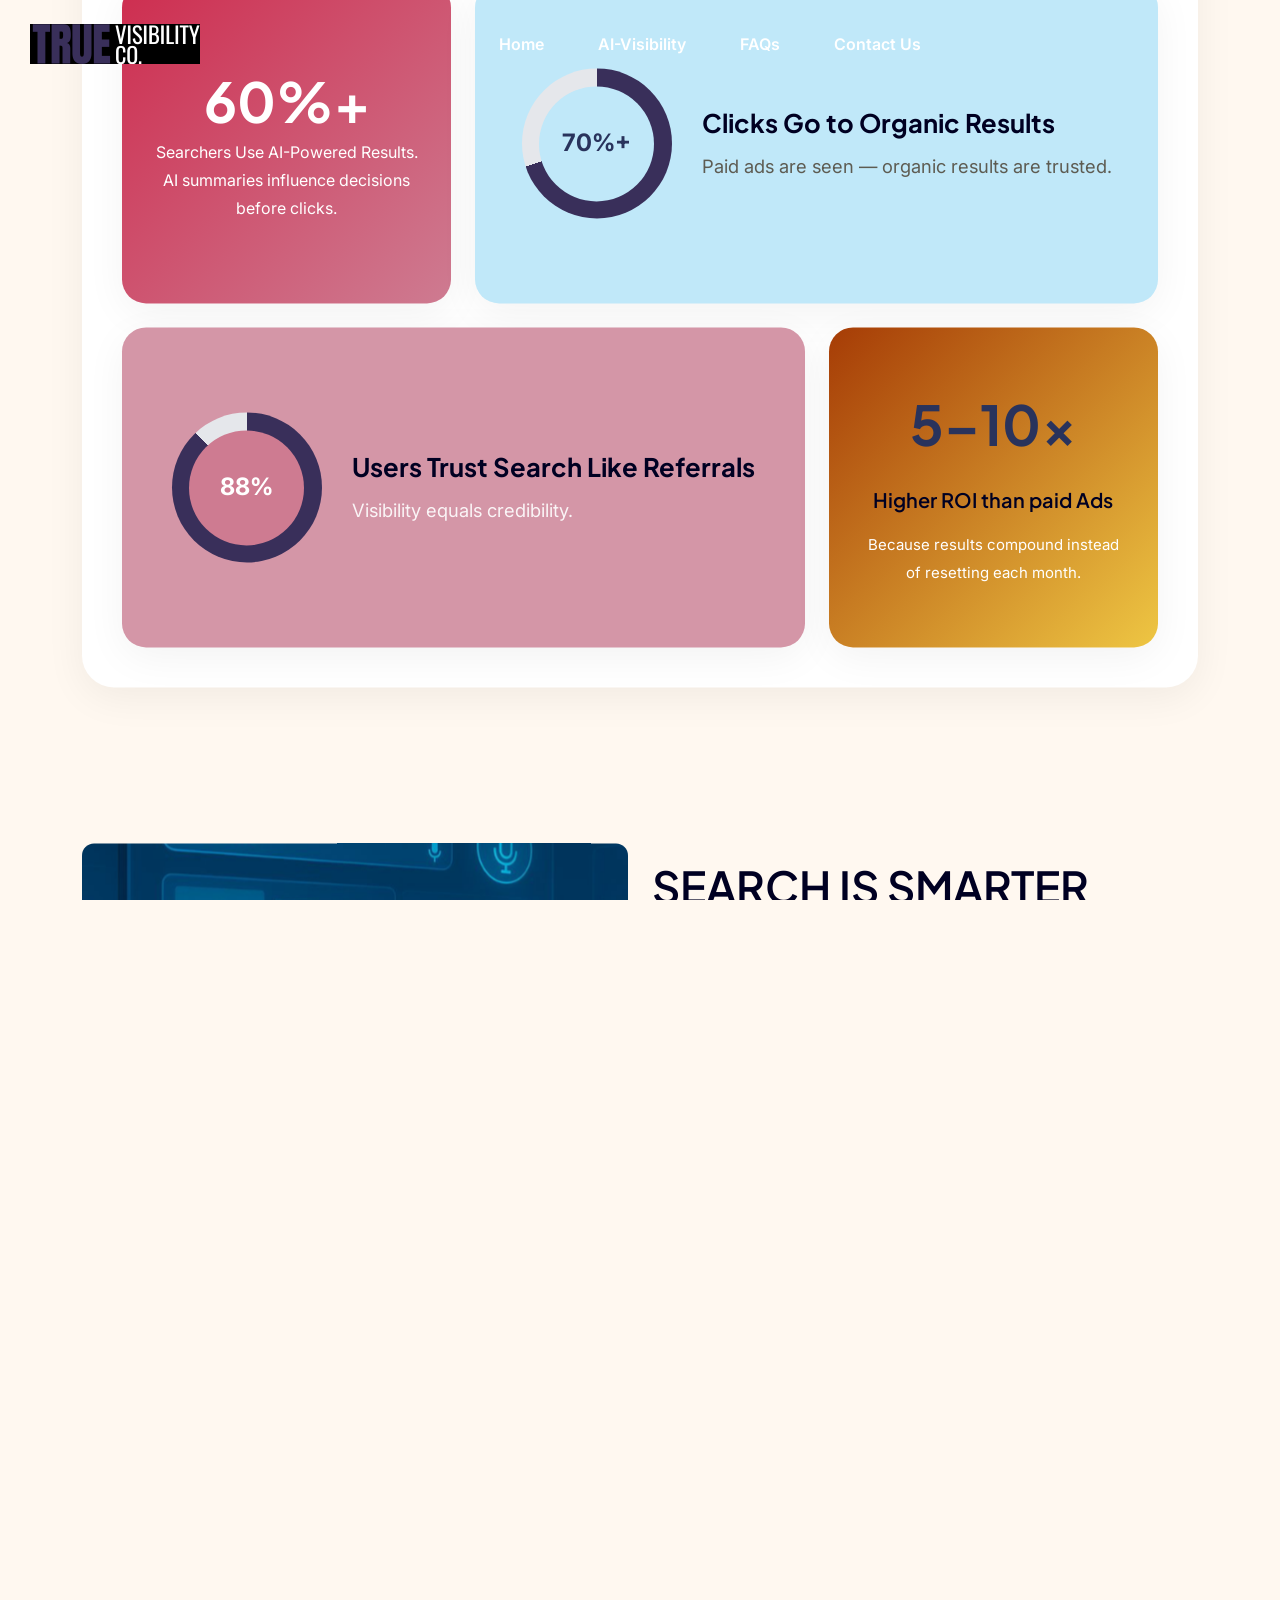
<file: index.html>
<!DOCTYPE html>
<html lang="en">
    <!--<< Header Area >>-->
    
<!-- Mirrored from ex-coders.com/html/infitech/index-6.html by HTTrack Website Copier/3.x [XR&CO'2014], Fri, 13 Feb 2026 05:34:21 GMT -->
<head>
        <!-- ========== Meta Tags ========== -->
        
<meta name="description" content="True Visibility Co helps established businesses dominate Google and AI search results through strategic SEO, Answer Engine Optimization (AEO), and Generative Engine Optimization (GEO). Built for long-term growth.">
<meta name="keywords" content="SEO agency, AI SEO, Answer Engine Optimization, AEO, Generative Engine Optimization, GEO, AI search optimization, technical SEO, authority building, search visibility">
<meta name="author" content="True Visibility Co">
<meta name="robots" content="index, follow">
<meta name="viewport" content="width=device-width, initial-scale=1">
<meta charset="UTF-8">
<link rel="canonical" href="https://truevisibilityco.com/">

<script type="application/ld+json">
{
  "@context": "https://schema.org",
  "@type": "Organization",
  "name": "True Visibility Co",
  "url": "https://truevisibilityco.com/",
  "logo": "https://truevisibilityco.com/logo.png",
  "description": "SEO and AI Search Optimization agency specializing in Answer Engine Optimization (AEO) and Generative Engine Optimization (GEO).",
  "sameAs": [
    "https://www.linkedin.com/company/truevisibilityco"
  ]
}
</script>

<script type="application/ld+json">
{
  "@context": "https://schema.org",
  "@type": "Service",
  "serviceType": "SEO & AI Search Optimization",
  "provider": {
    "@type": "Organization",
    "name": "True Visibility Co"
  },
  "areaServed": "Worldwide"
}
</script>
<!-- ======== Page title ============ -->
        <title>True Visibility Co | SEO & AI Search Optimization Agency</title>
        <!--<< Favcion >>-->
        <link rel="shortcut icon" href="assets/img/favicon.ico">
        <!--<< Bootstrap min.css >>-->
        <link rel="stylesheet" href="assets/css/bootstrap.min.css">
        <!--<< All Min Css >>-->
        <link rel="stylesheet" href="assets/css/all.min.css">
        <!--<< Animate.css >>-->
        <link rel="stylesheet" href="assets/css/animate.css">
        <!--<< Magnific Popup.css >>-->
        <link rel="stylesheet" href="assets/css/magnific-popup.css">
        <!--<< MeanMenu.css >>-->
        <link rel="stylesheet" href="assets/css/meanmenu.css">
        <!--<< Swiper Bundle.css >>-->
        <link rel="stylesheet" href="assets/css/swiper-bundle.min.css">
        <!--<< Nice Select.css >>-->
        <link rel="stylesheet" href="assets/css/nice-select.css">
        <!--<< Main.css >>-->
        <link rel="stylesheet" href="assets/css/main.css">
    </head>
    <body>

        <!-- Back To Top Start -->
        <button id="back-top" class="back-to-top">
            <i class="fa-regular fa-arrow-up"></i>
        </button>

         
        <!-- Header Section Start -->
         <header id="header-sticky" class="header-1 header-2 header-3 header-4 header-5 header-6">
            <div class="container-fluid">
                <div class="mega-menu-wrapper">
                    <div class="header-main">
                        <div class="header-left">
                            <div class="logo">
                            <a href="index.html" class="header-logo-5">
                                <img src="assets/img/logo/logo.png" alt="logo-img">
                            </a>
                        </div>
                        </div>
                        <div class="mean__menu-wrapper">
                                <div class="main-menu">
                                    <nav id="mobile-menu">
                                        <ul>
                                            <li>
                                                <a href="#home">Home</a>
                                            </li>
                                            <li>
                                                <a href="#process">AI-Visibility</a>
                                            </li>
                                            <li>
                                                <a href="#faqs">FAQs</a>
                                            </li>
                                            <li>
                                                <a href="#contact">Contact Us</a>
                                            </li>
                                        </ul>
                                    </nav>
                                </div>
                            </div> 
                          <div class="header-right d-flex justify-content-end align-items-center">
                            <div class="menu_search">
                            </div>
                            <div class="header-btn">
                                <div class="header-button">
                                <a href="https://cal.com/truevisibilityco" class="theme-btn">
                                   Book A Strategy Call <i class="fa-solid fa-arrow-up-right"></i>
                                </a>
                            </div>
                            <div class="header__hamburger d-xl-none my-auto">
                                <div class="sidebar__toggle">
                                    <i class="fas fa-bars" style="color: white;"></i>
                                </div>
                              </div>
                            </div>
                        </div>
                    </div>
                </div>
            </div>
        </header>

        
        <div class="search-popup-overlay"></div>


        
        <div id="smooth-wrapper">
            <div id="smooth-content">
                
               

                <!-- Hero Section Start -->
                <section class="hero-area-one fix" id="home">
                    <div class="hero-wrapper bg-cover"
                        style="background-image: url(assets/img/home-1/hero/hero-bg-2.jpg);">
                        <div class="container" style="text-align: center;">
                            <div class="hero-section-title">
                                <h1 class="sec-title-1">BE THE <br> BUSINESS PEOPLE</h1>
                                <h2 class="title hero-highlight">
                                    <span class="actually">Actually</span>
                                    <span class="find">Find</span>
                                </h2>                                
                                <br>
                            </div>
                            <div class="hero-content">
                                <p class="ext text-white"">True Visibility Co helps established businesses dominate Google and AI search results 
                                    - so when clients look, you show up 
                                    first, clearly, and credibly.</p>
                            </div>
                            <button type="submit" class="theme-btn mt-30" style="background-color: #EFEDE5;color :#29335c;">
                                <a href="https://cal.com/truevisibilityco">
                                                    Get Your Free Visibility Review <i class="fa-solid fa-arrow-up-right"></i>
                                                    </a>
                            </button>
                        </div>
                    </div>
                </section>


 <!-- Cards -->
 <section class="seo-cards-section"  style="background-color: #FFF8F0;">
    <div class="container">
        <div class="custom-bento-grid">
            
            <div class="bento-item bento-wide">
                <div class="seo-card horizontal-ring-card" style="background: #EEC643;">
                    <div class="progress-ring yellow-ring">
                        <span >75%</span>
                    </div>
                    <div class="card-text-content">
                        <h4 class="seo-card-title larger-text">Users Never Scroll Past Page One</h4>
                        <p class="larger-desc" style="color: #29335c;">If you’re not visible early, you’re not considered.</p>
                    </div>
                </div>
            </div>

            <div class="bento-item bento-square">
                <div class="seo-card equal-card text-center" style="background: linear-gradient(135deg, #005E7C, #C0E8F9);">
                    <h3 class="seo-big-number" style="color: white;">75%</h3>
                    <h4 class="mt-4">SEO Is a Compounding Asset</h4>
                    <p class="seo-description mt-2" style="color: #392F5A;">Unlike ads, SEO builds equity — results improve over time.</p>
                </div>
            </div>

            <div class="bento-item bento-square">
                <div class="seo-card equal-card blue-card text-center">
                    <h3 class="seo-big-number" style="color: white;">60%+</h3>
                    <p style="color: white;">Searchers Use AI-Powered Results. AI summaries influence decisions before clicks.</p>
                </div>
            </div>

            <div class="bento-item bento-wide">
                <div class="seo-card horizontal-ring-card" style="background: #C0E8F9;">
                    <div class="progress-ring blue-ring">
                        <span>70%+</span>
                    </div>
                    <div class="card-text-content">
                        <h4 class="seo-card-title larger-text">Clicks Go to Organic Results</h4>
                        <p class="larger-desc">Paid ads are seen — organic results are trusted.</p>
                    </div>
                </div>
            </div>

            <div class="bento-item bento-wide">
                <div class="seo-card horizontal-ring-card" style="background: #D496A7;">
                    <div class="progress-ring orange-ring"> 
                        <span style="color: white;">88%</span>
                    </div>
                    <div class="card-text-content">
                        <h4 class="seo-card-title larger-text">Users Trust Search Like Referrals</h4>
                        <p class="larger-desc" style="color: white;">Visibility equals credibility.</p>
                    </div>
                </div>
            </div>

            <div class="bento-item bento-square">
                <div class="seo-card equal-card text-center" style="background: linear-gradient(135deg, #a63c06, #EEC643);">
                    <h3 class="seo-big-number">5–10×</h3>
                    <h4 class="mt-4">Higher ROI than paid Ads</h4>
                    <p class="seo-description mt-3" style="color: white;">Because results compound instead of resetting each month.</p>
                </div>
            </div>

        </div>
    </div>
</section>           
  <!-- About Section Start -->
                <section class="about-section-2 section-padding fix pt-0">
                    <div class="container">
                        <div class="about-wrapper">
                            <div class="row g-4 align-items-center">
                                <div class="col-lg-6">
                                    <div class="about-image" style="margin-bottom: 10px;">
                                        <img data-speed=".8" src="assets/img/home-2/about-2.png" alt="img">
                                    </div>
                                </div>
                                <div class="col-lg-6">
                                    <div class="about-content">
                                        <div class="section-title mb-0">
                                            <h2>
                                              SEARCH IS SMARTER THAN EVER
                                            </h2>
                                            <br>
                                            <h4>Your strategy needs to be, too.</h4>
                                        </div>
                                        <br>
                                        <p>
                                            Search engines no longer just match keywords.<br>They interpret intent, context, and credibility.

                                        </p>
                                        <br>
                                        <span>Your customers now:</span>
                                        <br>
                                        <br>
                                        <ul class="about-list">
                                            <li>
                                                <i class="fa-solid fa-circle-check"></i>
                                                Ask AI tools for recommendations
                                            </li>
                                            <li>
                                                <i class="fa-solid fa-circle-check"></i>
                                                Compare multiple sources before clicking
                                            </li>
                                            <li>
                                                <i class="fa-solid fa-circle-check"></i>
                                               Trust brands that appear consistent and authoritative
                                            </li>
                                        </ul>
                                    
                                        <span>If your SEO strategy hasn’t evolved, search understands that — and quietly moves on.</span>
                                    <br>
                                    </div>
                                </div>
                            </div>
                        </div>
                    </div>
                <br>
                 <!-- About Section Start -->
                    <div class="container">
                        <div class="about-wrapper">
                            <div class="row results-section g-4 align-items-center">
                                <div class="col-lg-6">
                                    <div class="about-content">
                                        <div class="section-title mb-0">
                                            <h2>
                                              RESULTS THAT COMPOUND
                                            </h2>
                                        <br>
                                            <h4>Growth without resetting every month.</h4>
                                        </div>
                                        <br>
                                        <p>
                                            When SEO is done right, it doesn’t start over.
                                        </p>
                                        <br>
                                        <span>
                                            Over time, this approach:</span>
                                        <br>
                                        <br>
                                        <ul class="about-list">
                                            <li>
                                                <i class="fa-solid fa-circle-check"></i>
                                                Builds momentum month after month
                                            </li>
                                            <li>
                                                <i class="fa-solid fa-circle-check"></i>
                                                Lowers acquisition costs over time
                                            </li>
                                            <li>
                                                <i class="fa-solid fa-circle-check"></i>
                                               Strengthens visibility across Google and AI search
                                            </li>
                                            <li>
                                                <i class="fa-solid fa-circle-check"></i>
                                               Turns your website into a long-term asset
                                            </li>
                                        </ul>
                                        <span>This is how sustainable growth is created — quietly, consistently, and predictably.</span>
                                    <br>
                                    </div>
                                </div>
                                <div class="col-lg-6">
                                    <div class="about-image">
                                        <img data-speed=".8" src="assets/img/home-2/about-4.png" alt="img">
                                    </div>
                                </div>
                                
                            </div>
                        </div>
                    </div>
<br>

                    <div class="container">
                        <div class="about-wrapper">
                            <div class="row g-4 align-items-center">
                                <div class="col-lg-6">
                                    <div class="about-image" style="margin-bottom: 10px;">
                                        <img data-speed=".8" src="assets/img/home-2/about-3.png" alt="img">
                                    </div>
                                </div>
                                <div class="col-lg-6">
                                    <div class="about-content">
                                        <div class="section-title mb-0">
                                        
                                            <h2>
                                              BUILT FOR WHAT’S NEXT
                                            </h2>
                                            <br>
                                            <h4>SEO that adapts as search evolves.</h4>
                                        </div>
                                        <br>
                                        <p>
                                            Algorithms change.<br>Search behavior shifts.<br>Shortcuts stop working.
                                        </p>
                                        <br>
                                        <span>That’s why we focus on:</span>
                                        <br>
                                        <br>
                                        <ul class="about-list">
                                            <li>
                                                <i class="fa-solid fa-circle-check"></i>
                                                Clear site structure and technical foundations
                                            </li>
                                            <li>
                                                <i class="fa-solid fa-circle-check"></i>
                                                Content built for humans and AI systems
                                            </li>
                                            <li>
                                                <i class="fa-solid fa-circle-check"></i>
                                               Authority signals that hold up over time
                                            </li>
                                        </ul>
                                    
                                        <span>We don’t react to updates. We build for them.</span>
                                    </div>
                                </div>
                            </div>
                        </div>
                    </div>
                
                </section>




<!-- Optimized in AI Section Start -->
                <section class="project-section-3 fix tp-panel-pin-area section-padding section-bg-4 approach-area">
                    <div class="line-shape">
                        <img src="assets/img/home-3/project/line-shape.png" alt="img">
                    </div>
                    <div class="container">
                        <div class="project-wrapper-3">
                            <div class="row g-4">
                                <div class="col-lg-6">
                                    <div class="section-title style-3 mb-0 tp-panel-pin">
                                        <span class="sub-title">
                                            <img src="assets/img/home-5/setting.png" alt="img">
                                           Optimized for Google and AI
                                        </span>
                                        <h2>
                                            Built for Modern Search
                                        </h2>
                                        <p>
                                            Google needs clarity — AI needs confidence.
                                        </p>
                                        <p>
                                            We optimize for both, so your brand shows up wherever decisions are made.
                                        </p>
                                        <p>
                                            Search is no longer just about being found. It’s about being understood, trusted, and selected.
                                        </p>
                                        <p>
                                            If your positioning isn’t clear, search engines hesitate — and so do your customers.
                                        </p>
                                        <p>
                                            We remove that friction.
                                        </p>
                                    </div>
                                </div>
                                <div class="col-lg-6">
                                    <ul class="project-box-items-3 modern-search-list approach-wrapper-box fix">
                                        <li class="approach-box"  style="background-color: #392F5A;">
                                            <div class="content">
                                                <h3 style="color: white;">
                                                    Search no longer lives in one place.
                                                </h3>
                                                <br>
                                                <span style="color: white;">Your visibility now depends on how you appear across:</span>
                                        <br>
                                        <br>
                                        <ul>
                                            <li>
                                                <i class="fa-solid fa-circle-check"></i>
                                                Traditional organic results
                                            </li>
                                            <li>
                                                <i class="fa-solid fa-circle-check"></i>
                                                Local and map listings
                                            </li>
                                            <li>
                                                <i class="fa-solid fa-circle-check"></i>
                                               Featured snippets
                                            </li>
                                            <li>
                                                <i class="fa-solid fa-circle-check"></i>
                                               AI-generated answers and summaries
                                            </li>
                                        </ul>
                                            </div>
                                        </li>
                                        <li class="approach-box"  style="background-color: #392F5A;">
                                            <div class="content">
                                                <h3 style="color: white;">
                                                    We build strategies that perform <br> across every surface.
                                                </h3>
                                                <br>
                                                <span style="color: white;">That means:</span>
                                        <ul>
                                            <li>
                                                <i class="fa-solid fa-circle-check"></i>
                                                 Clean technical foundations
                                            </li>
                                            <li>
                                                <i class="fa-solid fa-circle-check"></i>
                                                Structured, machine-readable content
                                            </li>
                                            <li>
                                                <i class="fa-solid fa-circle-check"></i>
                                               Clear authority signals
                                            </li>
                                            <li>
                                                <i class="fa-solid fa-circle-check"></i>
                                               Messaging aligned with real search behavior
                                            </li>
                                        </ul>
                                            </div>
                                        </li>
                                    </ul>
                                </div>
                            </div>
                        </div>
                    </div>
                </section>

                <!-- AEO- GEO Section Start -->
               <section class="news-section-5 section-padding fix">
                   <div class="container">
                    <div class="section-title-area">
                        <div class="section-title mb-0">
                            <span class="sub-title">
                                <img src="assets/img/home-5/setting.png" alt="img">
                                AI Search Visibility
                            </span>
                            <h2>
                                Search is no longer just about ranking pages.
                            </h2>
                            <br>
                            <h4 style="color: #534d41;">AI engines now summarize, compare, and recommend — often before a user ever clicks a link.
                                        <br>
                                        If your brand isn’t included in those answers, you’re invisible at the moment of decision.
                                        </h4>
                                        <br>
                                        <h4 style="color: #534d41;">That’s where AEO and GEO come in:</h4>
                        </div>
                       </div>
                       <div class="row">
                            <div class="col-lg-6">
                                <div class="news-card-items-5">
                                    <div class="news-content" style="background-color: #C0E8F9;">
                                        <h2>
                                        Answer <br>Engine Optimization
                                        </h2>
                                        <br>
                                        <h3>AEO focuses on<br> helping your business surface inside direct answers.</h3>
                                    
                                        <p>We optimize for:</p>
                                        <br>
                                        <ul>
                                        <li>
                                            <i class="fa-solid fa-circle-arrow-right"></i>
                                            Clear, structured content
                                        </li>
                                        <li>
                                            <i class="fa-solid fa-circle-arrow-right"></i>
                                            Question-driven search intent
                                        </li>
                                        <li>
                                            <i class="fa-solid fa-circle-arrow-right"></i>
                                            Featured snippets and AI summaries
                                        </li>
                                        <li>
                                            <i class="fa-solid fa-circle-arrow-right"></i>
                                            Entity clarity and expertise signals
                                        </li>
                                        <li>
                                            <i class="fa-solid fa-circle-arrow-right"></i>
                                            Answer-focused formatting
                                        </li>
                                    </ul>
                                    <br>
                                    <p>When someone asks a direct question, your brand should be part of the answer — not buried beneath it.</p>
                                
                                    </div>
                                </div>
                            </div>
                            <div class="col-lg-6">
                                <div class="news-card-items-5">
                                    <div class="news-content" style="background-color: #EEC643;">
                                        <h2>
                                        Generative Engine Optimization
                                        </h2>
                                        <br>
                                        <h3>GEO positions your brand inside AI-generated comparisons and recommendations.</h3>
                                        <br>
                                        <p>We strengthen:</p>
                                        <br>
                                        <ul>
                                        <li>
                                            <i class="fa-solid fa-circle-arrow-right"></i>
                                            Authority signals across the web
                                        </li>
                                        <li>
                                            <i class="fa-solid fa-circle-arrow-right"></i>
                                            Consistent brand positioning
                                        </li>
                                        <li>
                                            <i class="fa-solid fa-circle-arrow-right"></i>
                                            Structured, machine-readable data
                                        </li>
                                        <li>
                                            <i class="fa-solid fa-circle-arrow-right"></i>
                                            Topical depth and expertise
                                        </li>
                                        <li>
                                            <i class="fa-solid fa-circle-arrow-right"></i>
                                            Support 6 months
                                        </li>
                                        </ul>
                                        <br>
                                        <p>AI systems prioritize brands they understand and trust. We make sure your business qualifies.</p>
                                    </div>
                                </div>
                            </div>
                       </div>
                   </div>
               </section>

                

                <!-- Faq Section Start -->
               <section class="faq-section section-padding fix" id="faqs">
                   <div class="container">
                       <div class="faq-wrapper-3">
                           <div class="row g-4">
                                <div class="col-lg-4">
                                    <div class="faq-content">
                                        <div class="section-title mb-0">
                                            <span class="sub-title">
                                                <img src="assets/img/home-1/hero/setting.png" alt="img">
                                                Our Faq
                                            </span>
                                            <h2>
                                                FAQ
                                            </h2>
                                        </div>
                                    </div>
                                </div>
                                <div class="col-lg-8">
                                    <div class="faq-items-3">
                                        <div class="accordion" id="accordionExample">
                                            <div class="accordion-item">
                                                <h2 class="accordion-header" id="headingOne">
                                                    <button class="accordion-button" type="button" data-bs-toggle="collapse"
                                                        data-bs-target="#collapseOne" aria-expanded="true" aria-controls="collapseOne">
                                                    1.  How long does SEO take to show results?
                                                    </button>
                                                </h2>
                                                <div id="collapseOne" class="accordion-collapse collapse show"
                                                    aria-labelledby="headingOne" data-bs-parent="#accordionExample" role="region">
                                                    <div class="accordion-body">
                                                        <p>
                                                        Most businesses begin seeing measurable movement within 3-4 months, with stronger momentum building over 6–9 months.
                                                        </p>
                                                        <p>
                                                        SEO compounds — it strengthens over time rather than resetting each month..
                                                        </p>
                                                    </div>
                                                </div>
                                            </div>
                                            <div class="accordion-item">
                                                <h2 class="accordion-header" id="headingTwo">
                                                    <button class="accordion-button collapsed" type="button" data-bs-toggle="collapse"
                                                        data-bs-target="#collapseTwo" aria-expanded="false" aria-controls="collapseTwo">
                                                        2. Do you optimize for AI search results?
                                                    </button>
                                                </h2>
                                                <div id="collapseTwo" class="accordion-collapse collapse" aria-labelledby="headingTwo"
                                                    data-bs-parent="#accordionExample" role="region">
                                                    <div class="accordion-body">
                                                        <p>
                                                        Yes. Every strategy we implement considers both traditional Google rankings and AI-driven search visibility, including AI overviews and answer-based results.
                                                        </p>
                                                    </div>
                                                </div>
                                            </div>
                                            <div class="accordion-item">
                                                <h2 class="accordion-header" id="headingthree">
                                                    <button class="accordion-button collapsed" type="button" data-bs-toggle="collapse"
                                                        data-bs-target="#collapsethree" aria-expanded="false"
                                                        aria-controls="collapsethree">
                                                        3. What makes True Visibility Co different from other SEO agencies?
                                                    </button>
                                                </h2>
                                                <div id="collapsethree" class="accordion-collapse collapse"
                                                    aria-labelledby="headingthree" data-bs-parent="#accordionExample" role="region">
                                                    <div class="accordion-body">
                                                        <p>
                                                            We focus on:
                                                        </p>
                                                        <ul>
                                                            <li>
                                                                <i class="fa-solid fa-arrow-up-right"></i>
                                                                Authority over shortcuts
                                                            </li>
                                                            <li>
                                                                <i class="fa-solid fa-arrow-up-right"></i>
                                                                Data over opinions
                                                            </li>
                                                            <li>
                                                                <i class="fa-solid fa-arrow-up-right"></i>
                                                                Long-term systems over temporary boosts
                                                            </li>
                                                        </ul>
                                                        <p>
                                                            Our strategies are designed for established businesses where trust and credibility matter.
                                                        </p>
                                                    </div>
                                                </div>
                                            </div>
                                            <div class="accordion-item">
                                                <h2 class="accordion-header" id="headingfour">
                                                    <button class="accordion-button collapsed" type="button" data-bs-toggle="collapse"
                                                        data-bs-target="#collapsefour" aria-expanded="false"
                                                        aria-controls="collapsefour">
                                                        4. Do you require long-term contracts?
                                                    </button>
                                                </h2>
                                                <div id="collapsefour" class="accordion-collapse collapse" aria-labelledby="headingfour"
                                                    data-bs-parent="#accordionExample" role="region">
                                                    <div class="accordion-body">
                                                        <p>
                                                        We don’t lock clients into restrictive contracts.
                                                        </p>
                                                        <p>
                                                        Retention happens because the strategy works — not because of paperwork.
                                                        </p>
                                                    </div>
                                                </div>
                                            </div>
                                            <div class="accordion-item mb-0">
                                                <h2 class="accordion-header" id="headingfive">
                                                    <button class="accordion-button collapsed" type="button" data-bs-toggle="collapse"
                                                        data-bs-target="#collapsefive" aria-expanded="false"
                                                        aria-controls="collapsefive">
                                                        5. Will I understand what you’re doing each month?
                                                    </button>
                                                </h2>
                                                <div id="collapsefive" class="accordion-collapse collapse" aria-labelledby="headingfive"
                                                    data-bs-parent="#accordionExample" role="region">
                                                    <div class="accordion-body">
                                                        <p>
                                                    Yes. Reporting is clear, practical, and focused on what impacts growth — not vanity metrics or confusing dashboards.    
                                                        </p>
                                                    </div>
                                                </div>
                                            </div>
                                            <br>
                                            <div class="accordion-item">
                                                <h2 class="accordion-header" id="headingsix">
                                                    <button class="accordion-button collapsed" type="button" data-bs-toggle="collapse"
                                                        data-bs-target="#collapsesix" aria-expanded="false"
                                                        aria-controls="collapsesix">
                                                        6. What happens if we stop SEO?
                                                    </button>
                                                </h2>
                                                <div id="collapsesix" class="accordion-collapse collapse" aria-labelledby="headingsix"
                                                    data-bs-parent="#accordionExample" role="region">
                                                    <div class="accordion-body">
                                                        <p>
                                                        Visibility gradually declines as competitors continue optimizing.
                                                        </p>
                                                        <p>
                                                        SEO is not a one-time fix — it’s ongoing positioning in a competitive environment.
                                                        </p>
                                                    </div>
                                                </div>
                                            </div>
                                            
                                        </div>
                                    </div>
                                </div>
                           </div>
                       </div>
                   </div>
               </section>
               
                <!-- Testimonials Section Start -->
                <div class="group tp-hero-2-wrapper fix">
                <div class="">
                    <section class="p-relative">
                        <div class="cta-area fix">
                            <div class="cta-area-inner section-spacing pb-0">
                                <div class="area-bg"></div>
                                <div class="container large">
                                    <div class="section-content">
                                        <div class="section-title-wrapper">
                                            <div class="title-wrapper">
                                                <div class="icon text-center">
                                                    <img src="assets/img/logo/logo.png" alt="">
                                                </div>
                                    
                                            </div>
                                        </div>
                                    </div>
                                </div>
                            </div>
                        </div>
                    </section>
                </div>
                </div>

                <!-- Feedbacks Section Start -->
                <div class="team-members fix">
                    <div class="swiper team-slider-active">
                        <div class="swiper-wrapper">
                    </div>
                    <div class="swiper testimonial-slider-3">
                        <div class="swiper-wrapper">
                            <div class="swiper-slide">
                                <div class="testimonial-box-items-3">
                                    <h3>
                                        “We began appearing in AI-driven product comparisons and search summaries — which has been a major differentiator in a competitive market. Organic traffic is now one of our strongest acquisition channels."
                                    </h3>
                                    <div class="client-info">
                                        <div class="info-content">
                                            <h4>David Coleman</h4> 
                                            <span>CEO, Consumer Electronics Brand</span>
                                        </div>
                                    </div>
                                </div>
                            </div>
                            <div class="swiper-slide">
                                <div class="testimonial-box-items-3">
                                    <h3>
                                        “Traffic increased, but more importantly, conversion quality improved. We’re seeing customers who already trust the brand before they land on the product page.”
                                    </h3>
                                    <div class="client-info">
                                        <div class="info-content">
                                            <h4>Nathan Brooks</h4> 
                                            <span>Head of Marketing, Apparel Brand</span>
                                        </div>
                                    </div>
                                </div>
                            </div>
                            <div class="swiper-slide">
                                <div class="testimonial-box-items-3">
                                    <h3>
                                        “We started noticing our firm appearing in AI-generated search results and summaries — something we hadn’t even considered before. That visibility alone has been a differentiator.”
                                    </h3>
                                    <div class="client-info">
                                        <div class="info-content">
                                            <h4>Hannah Whitaker</h4> 
                                            <span>Founder & Principal Consultant, Boutique Legal Firm</span>
                                        </div>
                                    </div>
                                </div>
                            </div>
                            <div class="swiper-slide">
                                <div class="testimonial-box-items-3">
                                    <h3>
                                        “We were spending heavily on paid ads just to stay visible. True Visibility Co helped us build an organic strategy that now drives consistent revenue each month. Our dependency on paid traffic has significantly decreased.”
                                    </h3>
                                    <div class="client-info">
                                        <div class="info-content">
                                            <h4>Jonathan Reeves</h4> 
                                            <span>Managing Director, D2C Skincare Brand</span>
                                        </div>
                                    </div>
                                </div>
                            </div>
                            <div class="swiper-slide">
                                <div class="testimonial-box-items-3">
                                    <h3>
                                        “We had worked with two SEO agencies before and saw very little traction. Within a few months of working with True Visibility Co, our rankings stabilized, traffic improved, and — more importantly — qualified consultations increased. The strategy finally made sense.”
                                    </h3>
                                    <div class="client-info">
                                        <div class="info-content">
                                            <h4>Sophie Whitmore</h4> 
                                            <span>Sales manager, Regional Law Firm</span>
                                        </div>
                                    </div>
                                </div>
                            </div>
                            <div class="swiper-slide">
                                <div class="testimonial-box-items-3">
                                    <h3>
                                        “No gimmicks. No inflated promises. Just steady progress backed by data. Our cost per lead has improved, and we’re seeing better-quality inquiries.”
                                    </h3>
                                    <div class="client-info">
                                        <div class="info-content">
                                            <h4>Ethan Caldwell </h4> 
                                            <span>Head of Growth, Consulting Firm</span>
                                        </div>
                                    </div>
                                </div>
                            </div>
                        </div>
                    </div>
                        </div>
                    </div>

                    

                <!-- Footer Section Start -->
                <footer class="footer-section style-2 fix">
                    <div class="footer-area bg-cover" style="background-image: url(assets/img/home-5/footer-bg.jpg);">
                        <div class="container">
                            <div class="footer-widget-wrapper style-5">
                            <div class="row g-4 align-items-center">

    <!-- LEFT SIDE -->
    <div class="col-xl-8 col-lg-7">
        <div class="contact-form style-1">
            <div class="section-title mb-0">
                <span class="text-white sub-title style-2">
                    <img src="assets/img/home-5/setting.png" alt="img"> 
                    Ready to Own Your Visibility?
                </span>
                <h2 class="title text-white">
                   If your business is strong but your visibility isn’t, it’s time to fix the gap.
                </h2>
            </div>
            <br>
            <h3 class="text-white">Clear insights. No pressure. No guesswork.</h3>
            <button type="submit" class="theme-btn mt-4">
                <a href="https://cal.com/truevisibilityco" style="color: white;">
                Book your visibility consultations!<i class="fa-solid fa-arrow-up-right"></i>
                </a>
            </button>
            <div class="contact-wrapper-inner">
                <div class="contact-left-items">
                                <div class="icon-item">
                                    <div class="icon">
                                        <i class="fa-solid fa-envelope"></i>
                                    </div>
                                    <h3>
                                        <a href="mailto:hello@truevisiblityco.com">hello@truevisiblityco.com</a>
                                   </h3>
                                </div>
                                <div class="icon-item">
                                    <div class="icon">
                                        <i class="fa-solid fa-phone"></i>
                                    </div>
                                    <h3>
                                        <a href="tel:+12185205856">+1 (218) 520-5856</a>
                                   </h3>
                                </div>
                                <div class="icon-item">
                                    <div class="icon">
                                        <i class="fa-solid fa-location-dot"></i>
                                    </div>
                                    <h3>
                                        <a>D-201, West View, Patidar Chowk<br>Sadhuwasvani Road, Rajkot - 360005<br>India</a>
                                   </h3>
                                </div>
                </div>
            </div>
                    
            

        </div>
    </div>

    <!-- RIGHT SIDE (WHITE BOX) -->
    <!-- <div class="col-xl-4 col-lg-5">
        <div class="contact-wrapper-inner">
            <div class="contact-left-items">
                <h3>Get In touch</h3>
                <br>
                <ul>
                                            <li>
                                                <i class="fa-solid fa-arrow-up-right"></i>
                                                Where you stand in Google and AI search
                                            </li>
                                            <li>
                                                <i class="fa-solid fa-arrow-up-right"></i>
                                                What’s limiting your growth
                                            </li>
                                            <li>
                                                <i class="fa-solid fa-arrow-up-right"></i>
                                                What will move the needle
                                            </li>
                    </ul>
                                    
            </div>
        </div>
    </div> -->
</div>
                            </div>
                            </div>
                        <div class="footer-bottom-wrapper">
    <p class="mb-0">
        Copyright ©True Visibility Co All rights reserved.
    </p>

    <ul class="footer-list">
        <li><a href="Privacy.html">Privacy policy</a></li>
        <li>।</li>
        <li><a href="Terms.html">Terms of service</a></li>
    </ul>
</div>
                    </div>
                        </div>
                </footer>


            </div>
        </div>

       

        
        <!--<< All JS Plugins >>-->
        <script src="assets/js/jquery-3.7.1.min.js"></script>
        <!--<< Viewport Js >>-->
        <script src="assets/js/viewport.jquery.js"></script>
        <!--<< Bootstrap Js >>-->
        <script src="assets/js/bootstrap.bundle.min.js"></script>
        <!--<< Gsap Min Js >>-->
        <script src="assets/js/gsap.min.js"></script>
        <!--<< ScrollTrigger Min Js >>-->
        <script src="assets/js/ScrollTrigger.min.js"></script>
        <!--<< ScrollSmoother Min Js >>-->
        <script src="assets/js/ScrollSmoother.min.js"></script>
        <!--<< SplitText Min Js >>-->
        <script src="assets/js/SplitText.min.js"></script>
        <!--<< TextPlugin Min Js >>-->
        <script src="assets/js/TextPlugin.js"></script>
         <!--<< Chroma Min Js >>-->
        <script src="assets/js/chroma.min.js"></script>
        <!--<< nice-selec Js >>-->
        <script src="assets/js/jquery.nice-select.min.js"></script>
        <!--<< Waypoints Js >>-->
        <script src="assets/js/jquery.waypoints.js"></script>
        <!--<< Counterup Js >>-->
        <script src="assets/js/jquery.counterup.min.js"></script>
        <!--<< Swiper Slider Js >>-->
        <script src="assets/js/swiper-bundle.min.js"></script>
        <!--<< MeanMenu Js >>-->
        <script src="assets/js/jquery.meanmenu.min.js"></script>
        <!--<< Parallaxie Js >>-->
        <script src="assets/js/parallaxie.js"></script>
        <!--<< Magnific Popup Js >>-->
        <script src="assets/js/jquery.magnific-popup.min.js"></script>
        <!--<< Wow Animation Js >>-->
        <script src="assets/js/wow.min.js"></script>
        <!--<< Main.js >>-->
        <script src="assets/js/main.js"></script>
    
        
<script src="https://widgets.leadconnectorhq.com/loader.js" data-resources-url="https://widgets.leadconnectorhq.com/chat-widget/loader.js" data-widget-id="6a056b2f8a1d10714df06f3d" data-source="WEB_USER"></script>    </body>

<!-- Mirrored from ex-coders.com/html/infitech/index-6.html by HTTrack Website Copier/3.x [XR&CO'2014], Fri, 13 Feb 2026 05:34:47 GMT -->
</html>
</file>
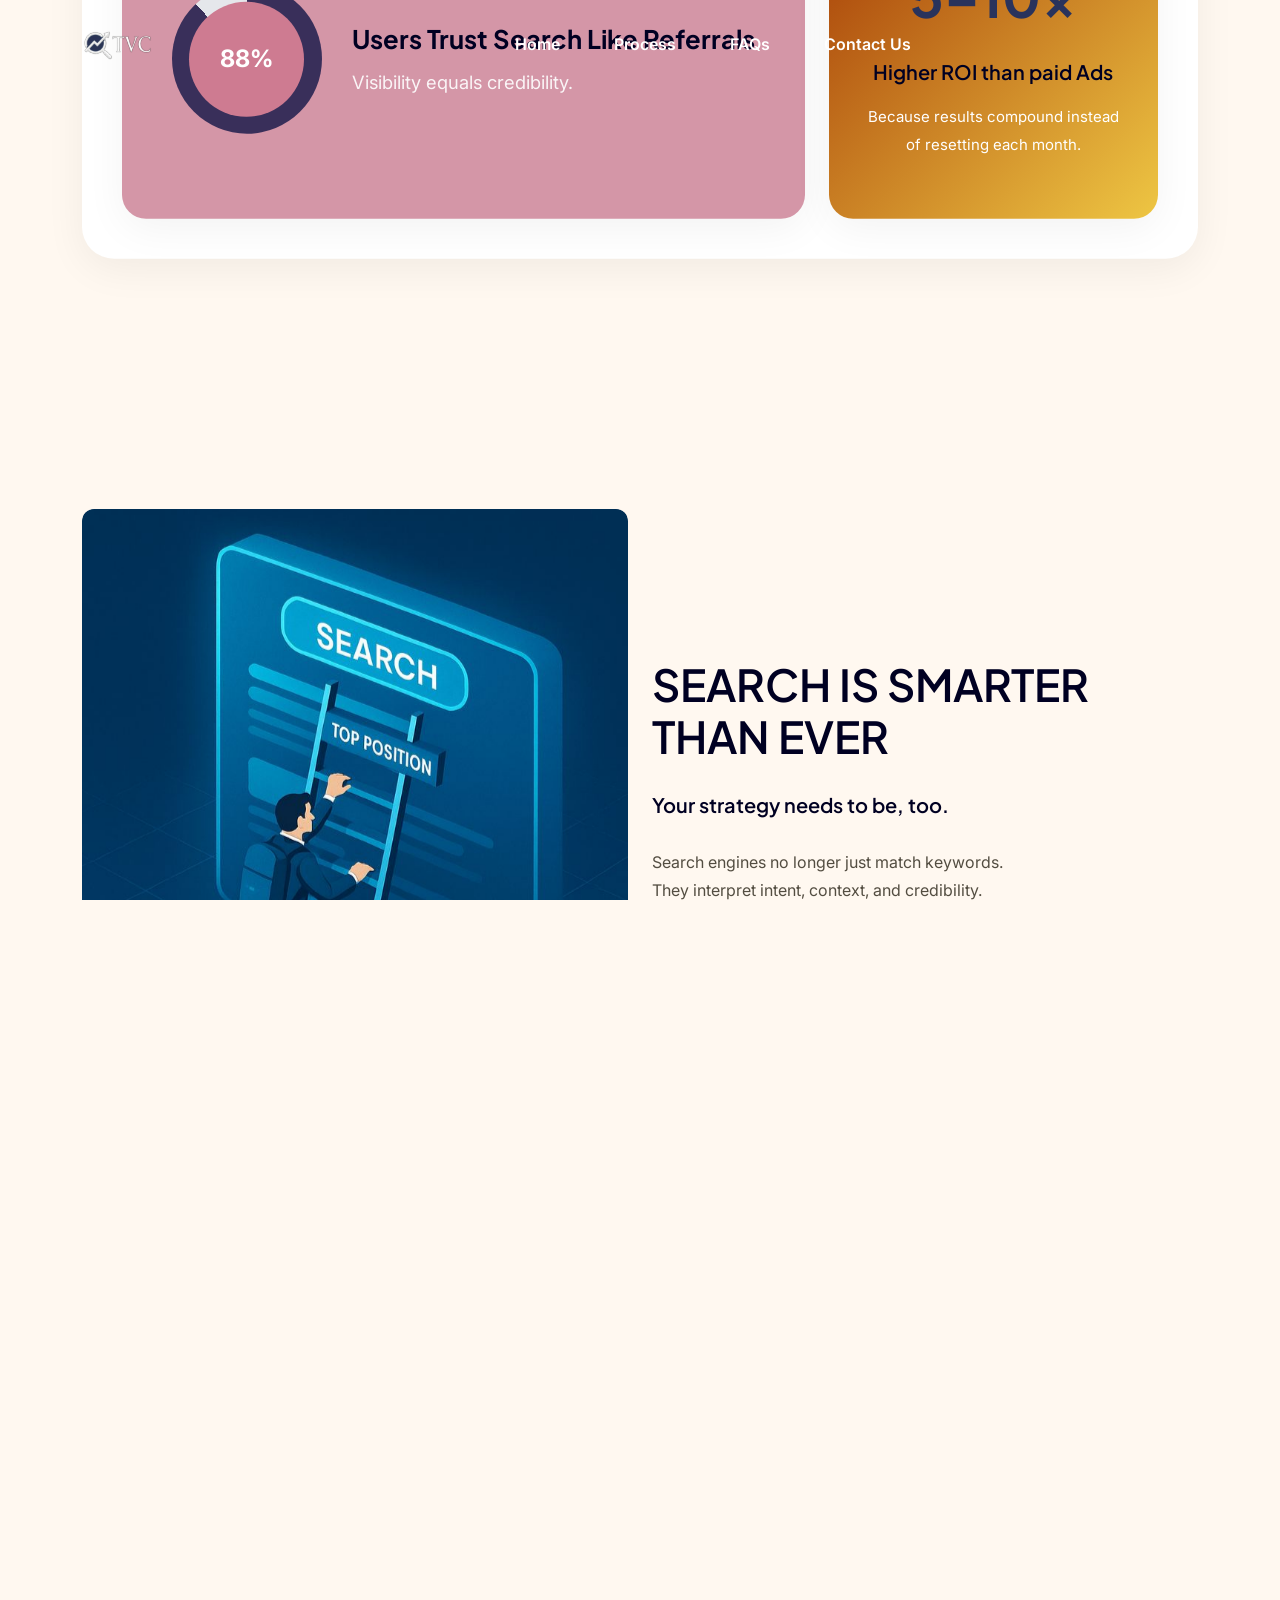
<file: infitech/index.html>
<!DOCTYPE html>
<html lang="en">
    <!--<< Header Area >>-->
    
<!-- Mirrored from ex-coders.com/html/infitech/index-6.html by HTTrack Website Copier/3.x [XR&CO'2014], Fri, 13 Feb 2026 05:34:21 GMT -->
<head>
        <!-- ========== Meta Tags ========== -->
        
<meta name="description" content="True Visibility Co helps established businesses dominate Google and AI search results through strategic SEO, Answer Engine Optimization (AEO), and Generative Engine Optimization (GEO). Built for long-term growth.">
<meta name="keywords" content="SEO agency, AI SEO, Answer Engine Optimization, AEO, Generative Engine Optimization, GEO, AI search optimization, technical SEO, authority building, search visibility">
<meta name="author" content="True Visibility Co">
<meta name="robots" content="index, follow">
<meta name="viewport" content="width=device-width, initial-scale=1">
<meta charset="UTF-8">
<link rel="canonical" href="https://truevisibilityco.com/">

<script type="application/ld+json">
{
  "@context": "https://schema.org",
  "@type": "Organization",
  "name": "True Visibility Co",
  "url": "https://truevisibilityco.com/",
  "logo": "https://truevisibilityco.com/logo.png",
  "description": "SEO and AI Search Optimization agency specializing in Answer Engine Optimization (AEO) and Generative Engine Optimization (GEO).",
  "sameAs": [
    "https://www.linkedin.com/company/truevisibilityco"
  ]
}
</script>

<script type="application/ld+json">
{
  "@context": "https://schema.org",
  "@type": "Service",
  "serviceType": "SEO & AI Search Optimization",
  "provider": {
    "@type": "Organization",
    "name": "True Visibility Co"
  },
  "areaServed": "Worldwide"
}
</script>
<!-- ======== Page title ============ -->
        <title>True Visibility Co | SEO & AI Search Optimization Agency</title>
        <!--<< Favcion >>-->
        <link rel="shortcut icon" href="assets/img/favicon.svg">
        <!--<< Bootstrap min.css >>-->
        <link rel="stylesheet" href="assets/css/bootstrap.min.css">
        <!--<< All Min Css >>-->
        <link rel="stylesheet" href="assets/css/all.min.css">
        <!--<< Animate.css >>-->
        <link rel="stylesheet" href="assets/css/animate.css">
        <!--<< Magnific Popup.css >>-->
        <link rel="stylesheet" href="assets/css/magnific-popup.css">
        <!--<< MeanMenu.css >>-->
        <link rel="stylesheet" href="assets/css/meanmenu.css">
        <!--<< Swiper Bundle.css >>-->
        <link rel="stylesheet" href="assets/css/swiper-bundle.min.css">
        <!--<< Nice Select.css >>-->
        <link rel="stylesheet" href="assets/css/nice-select.css">
        <!--<< Main.css >>-->
        <link rel="stylesheet" href="assets/css/main.css">
    </head>
    <body>

        <!-- Back To Top Start -->
        <button id="back-top" class="back-to-top">
            <i class="fa-regular fa-arrow-up"></i>
        </button>

         
        <!-- Header Section Start -->
         <header id="header-sticky" class="header-1 header-2 header-3 header-4 header-5 header-6">
            <div class="container-fluid">
                <div class="mega-menu-wrapper">
                    <div class="header-main">
                        <div class="header-left">
                            <div class="logo">
                            <a href="index-6.html" class="header-logo-5">
                                <img src="assets/img/logo/logo.png" alt="logo-img">
                            </a>
                        </div>
                        </div>
                        <div class="mean__menu-wrapper">
                                <div class="main-menu">
                                    <nav id="mobile-menu">
                                        <ul>
                                            <li>
                                                <a href="#home">Home</a>
                                            </li>
                                            <li>
                                                <a href="#process">Process</a>
                                            </li>
                                            <li>
                                                <a href="#faqs">FAQs</a>
                                            </li>
                                            <li>
                                                <a href="#contact">Contact Us</a>
                                            </li>
                                        </ul>
                                    </nav>
                                </div>
                            </div> 
                          <div class="header-right d-flex justify-content-end align-items-center">
                            <div class="menu_search">
                            </div>
                            <div class="header-btn">
                                <div class="header-button">
                                <a href="contact.html" class="theme-btn">
                                   Book A Strategy Call <i class="fa-solid fa-arrow-up-right"></i>
                                </a>
                            </div>
                            <div class="header__hamburger d-xl-none my-auto">
                                <div class="sidebar__toggle">
                                    <i class="fas fa-bars"></i>
                                </div>
                              </div>
                            </div>
                        </div>
                    </div>
                </div>
            </div>
        </header>

        
        <div class="search-popup-overlay"></div>


        
        <div id="smooth-wrapper">
            <div id="smooth-content">
                
               

                <!-- Hero Section Start -->
                <section class="hero-area-one fix" id="home">
                    <div class="hero-wrapper bg-cover"
                        style="background-image: url(assets/img/home-1/hero/hero-bg-2.jpg);">
                        <div class="container" style="text-align: center;">
                            <div class="hero-section-title">
                                <h1 class="sec-title-1">BE THE <br> BUSINESS PEOPLE</h1>
                                <h2 class="title hero-highlight">
                                    <span class="actually">Actually</span>
                                    <span class="find">Find</span>
                                </h2>                                
                                <br>
                            </div>
                            <div class="hero-content">
                                <p class="ext text-white"">True Visibility Co helps established businesses dominate Google and AI search results 
                                    - so when clients look, you show up 
                                    first, clearly, and credibly.</p>
                            </div>
                            <button type="submit" class="theme-btn mt-30" style="background-color: #EFEDE5;color :#29335c;">
                                                    Get Your Free Visibility Review <i class="fa-solid fa-arrow-up-right"></i>
                            </button>
                        </div>
                    </div>
                </section>


 <!-- Cards -->
 <section class="seo-cards-section"  style="background-color: #FFF8F0;">
    <div class="container">
        <div class="custom-bento-grid">
            
            <div class="bento-item bento-wide">
                <div class="seo-card horizontal-ring-card" style="background: #EEC643;">
                    <div class="progress-ring yellow-ring">
                        <span >75%</span>
                    </div>
                    <div class="card-text-content">
                        <h4 class="seo-card-title larger-text">Users Never Scroll Past Page One</h4>
                        <p class="larger-desc" style="color: #29335c;">If you’re not visible early, you’re not considered.</p>
                    </div>
                </div>
            </div>

            <div class="bento-item bento-square">
                <div class="seo-card equal-card text-center" style="background: linear-gradient(135deg, #005E7C, #C0E8F9);">
                    <h3 class="seo-big-number" style="color: white;">75%</h3>
                    <h4 class="mt-4">SEO Is a Compounding Asset</h4>
                    <p class="seo-description mt-2" style="color: #392F5A;">Unlike ads, SEO builds equity — results improve over time.</p>
                </div>
            </div>

            <div class="bento-item bento-square">
                <div class="seo-card equal-card blue-card text-center">
                    <h3 class="seo-big-number" style="color: white;">60%+</h3>
                    <p style="color: white;">Searchers Use AI-Powered Results. AI summaries influence decisions before clicks.</p>
                </div>
            </div>

            <div class="bento-item bento-wide">
                <div class="seo-card horizontal-ring-card" style="background: #C0E8F9;">
                    <div class="progress-ring blue-ring">
                        <span>70%+</span>
                    </div>
                    <div class="card-text-content">
                        <h4 class="seo-card-title larger-text">Clicks Go to Organic Results</h4>
                        <p class="larger-desc">Paid ads are seen — organic results are trusted.</p>
                    </div>
                </div>
            </div>

            <div class="bento-item bento-wide">
                <div class="seo-card horizontal-ring-card" style="background: #D496A7;">
                    <div class="progress-ring orange-ring"> 
                        <span style="color: white;">88%</span>
                    </div>
                    <div class="card-text-content">
                        <h4 class="seo-card-title larger-text">Users Trust Search Like Referrals</h4>
                        <p class="larger-desc" style="color: white;">Visibility equals credibility.</p>
                    </div>
                </div>
            </div>

            <div class="bento-item bento-square">
                <div class="seo-card equal-card text-center" style="background: linear-gradient(135deg, #a63c06, #EEC643);">
                    <h3 class="seo-big-number">5–10×</h3>
                    <h4 class="mt-4">Higher ROI than paid Ads</h4>
                    <p class="seo-description mt-3" style="color: white;">Because results compound instead of resetting each month.</p>
                </div>
            </div>

        </div>
    </div>
</section>           
  <!-- About Section Start -->
                <section class="about-section-2 section-padding fix pt-0">
                    <div class="container">
                        <div class="about-wrapper">
                            <div class="row g-4 align-items-center">
                                <div class="col-lg-6">
                                    <div class="about-image">
                                        <img data-speed=".8" src="assets/img/home-2/about-2.jpg" alt="img">
                                    </div>
                                </div>
                                <div class="col-lg-6">
                                    <div class="about-content">
                                        <div class="section-title mb-0">
                                            <h2>
                                              SEARCH IS SMARTER THAN EVER
                                            </h2>
                                            <br>
                                            <h4>Your strategy needs to be, too.</h4>
                                        </div>
                                        <br>
                                        <p>
                                            Search engines no longer just match keywords.<br>They interpret intent, context, and credibility.

                                        </p>
                                        <br>
                                        <span>Your customers now:</span>
                                        <br>
                                        <br>
                                        <ul class="about-list">
                                            <li>
                                                <i class="fa-solid fa-circle-check"></i>
                                                Ask AI tools for recommendations
                                            </li>
                                            <li>
                                                <i class="fa-solid fa-circle-check"></i>
                                                Compare multiple sources before clicking
                                            </li>
                                            <li>
                                                <i class="fa-solid fa-circle-check"></i>
                                               Trust brands that appear consistent and authoritative
                                            </li>
                                        </ul>
                                    
                                        <span>If your SEO strategy hasn’t evolved, search understands that — and quietly moves on.</span>
                                    <br>
                                    </div>
                                </div>
                            </div>
                        </div>
                    </div>
                <br>
                 <!-- About Section Start -->
                    <div class="container">
                        <div class="about-wrapper">
                            <div class="row g-4 align-items-center">
                                <div class="col-lg-6">
                                    <div class="about-content">
                                        <div class="section-title mb-0">
                                            <h2>
                                              RESULTS THAT COMPOUND
                                            </h2>
                                        <br>
                                            <h4>Growth without resetting every month.</h4>
                                        </div>
                                        <br>
                                        <p>
                                            When SEO is done right, it doesn’t start over.
                                        </p>
                                        <br>
                                        <span>
                                            Over time, this approach:</span>
                                        <br>
                                        <br>
                                        <ul class="about-list">
                                            <li>
                                                <i class="fa-solid fa-circle-check"></i>
                                                Builds momentum month after month
                                            </li>
                                            <li>
                                                <i class="fa-solid fa-circle-check"></i>
                                                Lowers acquisition costs over time
                                            </li>
                                            <li>
                                                <i class="fa-solid fa-circle-check"></i>
                                               Strengthens visibility across Google and AI search
                                            </li>
                                            <li>
                                                <i class="fa-solid fa-circle-check"></i>
                                               Turns your website into a long-term asset
                                            </li>
                                        </ul>
                                        <span>This is how sustainable growth is created — quietly, consistently, and predictably.</span>
                                    <br>
                                    </div>
                                </div>
                                <div class="col-lg-6">
                                    <div class="about-image">
                                        <img data-speed=".8" src="assets/img/home-2/about-4.jpg" alt="img">
                                    </div>
                                </div>
                                
                            </div>
                        </div>
                    </div>
<br>

                    <div class="container">
                        <div class="about-wrapper">
                            <div class="row g-4 align-items-center">
                                <div class="col-lg-6">
                                    <div class="about-image">
                                        <img data-speed=".8" src="assets/img/home-2/about-3.jpg" alt="img">
                                    </div>
                                </div>
                                <div class="col-lg-6">
                                    <div class="about-content">
                                        <div class="section-title mb-0">
                                            <h2>
                                              BUILT FOR WHAT’S NEXT
                                            </h2>
                                            <br>
                                            <h4>SEO that adapts as search evolves.</h4>
                                        </div>
                                        <br>
                                        <p>
                                            Algorithms change.<br>Search behavior shifts.<br>Shortcuts stop working.
                                        </p>
                                        <br>
                                        <span>That’s why we focus on:</span>
                                        <br>
                                        <br>
                                        <ul class="about-list">
                                            <li>
                                                <i class="fa-solid fa-circle-check"></i>
                                                Clear site structure and technical foundations
                                            </li>
                                            <li>
                                                <i class="fa-solid fa-circle-check"></i>
                                                Content built for humans and AI systems
                                            </li>
                                            <li>
                                                <i class="fa-solid fa-circle-check"></i>
                                               Authority signals that hold up over time
                                            </li>
                                        </ul>
                                    
                                        <span>We don’t react to updates. We build for them.</span>
                                    </div>
                                </div>
                            </div>
                        </div>
                    </div>
                
                </section>




<!-- Optimized in AI Section Start -->
                <section class="project-section-3 fix tp-panel-pin-area section-padding section-bg-4 approach-area">
                    <div class="line-shape">
                        <img src="assets/img/home-3/project/line-shape.png" alt="img">
                    </div>
                    <div class="container">
                        <div class="project-wrapper-3">
                            <div class="row g-4">
                                <div class="col-lg-5">
                                    <div class="section-title style-3 mb-0 tp-panel-pin">
                                        <span class="sub-title">
                                            <img src="assets/img/home-5/setting.png" alt="img">
                                           Optimized for Google and AI
                                        </span>
                                        <h2>
                                            Built for Modern Search
                                        </h2>
                                        <p>
                                            Google needs clarity — AI needs confidence.
                                        </p>
                                        <p>
                                            We optimize for both, so your brand shows up wherever decisions are made.
                                        </p>
                                    </div>
                                </div>
                                <div class="col-lg-7">
                                    <ul class="project-box-items-3 approach-wrapper-box fix">
                                        <li class="approach-box"  style="background-color: #005E7C;">
                                            <div class="content">
                                                <h3 style="color: white;">
                                                    Search no longer lives in one place.
                                                </h3>
                                                <span style="color: white;">Your visibility now depends on how you appear across:</span>
                                                <ul>
                                            <li>
                                                <i class="fa-solid fa-circle-check"></i>
                                                Traditional organic results
                                            </li>
                                            <li>
                                                <i class="fa-solid fa-circle-check"></i>
                                                Local and map listings
                                            </li>
                                            <li>
                                                <i class="fa-solid fa-circle-check"></i>
                                               Featured snippets
                                            </li>
                                            <li>
                                                <i class="fa-solid fa-circle-check"></i>
                                               AI-generated answers and summaries
                                            </li>
                                                </ul>
                                            </div>
                                        </li>
                                        <li class="approach-box"  style="background-color: #D496A7;">
                                            <div class="content">
                                                <h3>
                                                    We build strategies that perform across every surface.
                                                </h3>
                                                <span>That means:</span>
                                                <ul>
                                            <li>
                                                <i class="fa-solid fa-circle-check"></i>
                                                Clean technical foundations
                                            </li>
                                            <li>
                                                <i class="fa-solid fa-circle-check"></i>
                                                Structured, machine-readable content
                                            </li>
                                            <li>
                                                <i class="fa-solid fa-circle-check"></i>
                                               Clear authority signals
                                            </li>
                                            <li>
                                                <i class="fa-solid fa-circle-check"></i>
                                               Messaging aligned with real search behavior
                                            </li>
                                                </ul>
                                            </div>
                                        </li>
                                    </ul>
                                </div>
                            </div>
                        </div>
                    </div>
                </section>

                <!-- AEO- GEO Section Start -->
               <section class="news-section-5 section-padding fix">
                   <div class="container">
                    <div class="section-title-area">
                        <div class="section-title mb-0">
                            <span class="sub-title">
                                <img src="assets/img/home-5/setting.png" alt="img">
                                AI Search Visibility
                            </span>
                            <h2>
                                Search is no longer just about ranking pages.
                            </h2>
                            <br>
                            <h4 style="color: #534d41;">AI engines now summarize, compare, and recommend — often before a user ever clicks a link.
                                        <br>
                                        If your brand isn’t included in those answers, you’re invisible at the moment of decision.
                                        </h4>
                                        <br>
                                        <h4 style="color: #534d41;">That’s where AEO and GEO come in:</h4>
                        </div>
                       </div>
                       <div class="row">
                            <div class="col-lg-6">
                                <div class="news-card-items-5">
                                    <div class="news-content" style="background-color: #C0E8F9;">
                                        <h2>
                                        Answer <br>Engine Optimization
                                        </h2>
                                        <br>
                                        <h3>AEO focuses on<br> helping your business surface inside direct answers.</h3>
                                    
                                        <p>We optimize for:</p>
                                        <br>
                                        <ul>
                                        <li>
                                            <i class="fa-solid fa-circle-arrow-right"></i>
                                            Clear, structured content
                                        </li>
                                        <li>
                                            <i class="fa-solid fa-circle-arrow-right"></i>
                                            Question-driven search intent
                                        </li>
                                        <li>
                                            <i class="fa-solid fa-circle-arrow-right"></i>
                                            Featured snippets and AI summaries
                                        </li>
                                        <li>
                                            <i class="fa-solid fa-circle-arrow-right"></i>
                                            Entity clarity and expertise signals
                                        </li>
                                        <li>
                                            <i class="fa-solid fa-circle-arrow-right"></i>
                                            Answer-focused formatting
                                        </li>
                                    </ul>
                                    <br>
                                    <p>When someone asks a direct question, your brand should be part of the answer — not buried beneath it.</p>
                                
                                    </div>
                                </div>
                            </div>
                            <div class="col-lg-6">
                                <div class="news-card-items-5">
                                    <div class="news-content" style="background-color: #EFD28D;">
                                        <h2>
                                        Generative Engine Optimization
                                        </h2>
                                        <br>
                                        <h3>GEO positions your brand inside AI-generated comparisons and recommendations.</h3>
                                        <br>
                                        <p>We strengthen:</p>
                                        <br>
                                        <ul>
                                        <li>
                                            <i class="fa-solid fa-circle-arrow-right"></i>
                                            Authority signals across the web
                                        </li>
                                        <li>
                                            <i class="fa-solid fa-circle-arrow-right"></i>
                                            Consistent brand positioning
                                        </li>
                                        <li>
                                            <i class="fa-solid fa-circle-arrow-right"></i>
                                            Structured, machine-readable data
                                        </li>
                                        <li>
                                            <i class="fa-solid fa-circle-arrow-right"></i>
                                            Topical depth and expertise
                                        </li>
                                        <li>
                                            <i class="fa-solid fa-circle-arrow-right"></i>
                                            Support 6 months
                                        </li>
                                        </ul>
                                        <br>
                                        <p>AI systems prioritize brands they understand and trust. We make sure your business qualifies.</p>
                                    </div>
                                </div>
                            </div>
                       </div>
                   </div>
               </section>

                

                <!-- Faq Section Start -->
               <section class="faq-section section-padding fix" id="faqs">
                   <div class="container">
                       <div class="faq-wrapper-3">
                           <div class="row g-4">
                                <div class="col-lg-4">
                                    <div class="faq-content">
                                        <div class="section-title mb-0">
                                            <span class="sub-title">
                                                <img src="assets/img/home-1/hero/setting.png" alt="img">
                                                Our Faq
                                            </span>
                                            <h2>
                                                FAQ
                                            </h2>
                                        </div>
                                    </div>
                                </div>
                                <div class="col-lg-8">
                                    <div class="faq-items-3">
                                        <div class="accordion" id="accordionExample">
                                            <div class="accordion-item">
                                                <h2 class="accordion-header" id="headingOne">
                                                    <button class="accordion-button" type="button" data-bs-toggle="collapse"
                                                        data-bs-target="#collapseOne" aria-expanded="true" aria-controls="collapseOne">
                                                    1.  How long does SEO take to show results?
                                                    </button>
                                                </h2>
                                                <div id="collapseOne" class="accordion-collapse collapse show"
                                                    aria-labelledby="headingOne" data-bs-parent="#accordionExample" role="region">
                                                    <div class="accordion-body">
                                                        <p>
                                                        Most businesses begin seeing measurable movement within 3-4 months, with stronger momentum building over 6–9 months.
                                                        </p>
                                                        <p>
                                                        SEO compounds — it strengthens over time rather than resetting each month..
                                                        </p>
                                                    </div>
                                                </div>
                                            </div>
                                            <div class="accordion-item">
                                                <h2 class="accordion-header" id="headingTwo">
                                                    <button class="accordion-button collapsed" type="button" data-bs-toggle="collapse"
                                                        data-bs-target="#collapseTwo" aria-expanded="false" aria-controls="collapseTwo">
                                                        2. Do you optimize for AI search results?
                                                    </button>
                                                </h2>
                                                <div id="collapseTwo" class="accordion-collapse collapse" aria-labelledby="headingTwo"
                                                    data-bs-parent="#accordionExample" role="region">
                                                    <div class="accordion-body">
                                                        <p>
                                                        Yes. Every strategy we implement considers both traditional Google rankings and AI-driven search visibility, including AI overviews and answer-based results.
                                                        </p>
                                                    </div>
                                                </div>
                                            </div>
                                            <div class="accordion-item">
                                                <h2 class="accordion-header" id="headingthree">
                                                    <button class="accordion-button collapsed" type="button" data-bs-toggle="collapse"
                                                        data-bs-target="#collapsethree" aria-expanded="false"
                                                        aria-controls="collapsethree">
                                                        3. What makes True Visibility Co different from other SEO agencies?
                                                    </button>
                                                </h2>
                                                <div id="collapsethree" class="accordion-collapse collapse"
                                                    aria-labelledby="headingthree" data-bs-parent="#accordionExample" role="region">
                                                    <div class="accordion-body">
                                                        <p>
                                                            We focus on:
                                                        </p>
                                                        <ul>
                                                            <li>
                                                                <i class="fa-solid fa-arrow-up-right"></i>
                                                                Authority over shortcuts
                                                            </li>
                                                            <li>
                                                                <i class="fa-solid fa-arrow-up-right"></i>
                                                                Data over opinions
                                                            </li>
                                                            <li>
                                                                <i class="fa-solid fa-arrow-up-right"></i>
                                                                Long-term systems over temporary boosts
                                                            </li>
                                                        </ul>
                                                        <p>
                                                            Our strategies are designed for established businesses where trust and credibility matter.
                                                        </p>
                                                    </div>
                                                </div>
                                            </div>
                                            <div class="accordion-item">
                                                <h2 class="accordion-header" id="headingfour">
                                                    <button class="accordion-button collapsed" type="button" data-bs-toggle="collapse"
                                                        data-bs-target="#collapsefour" aria-expanded="false"
                                                        aria-controls="collapsefour">
                                                        4. Do you require long-term contracts?
                                                    </button>
                                                </h2>
                                                <div id="collapsefour" class="accordion-collapse collapse" aria-labelledby="headingfour"
                                                    data-bs-parent="#accordionExample" role="region">
                                                    <div class="accordion-body">
                                                        <p>
                                                        We don’t lock clients into restrictive contracts.
                                                        </p>
                                                        <p>
                                                        Retention happens because the strategy works — not because of paperwork.
                                                        </p>
                                                    </div>
                                                </div>
                                            </div>
                                            <div class="accordion-item mb-0">
                                                <h2 class="accordion-header" id="headingfive">
                                                    <button class="accordion-button collapsed" type="button" data-bs-toggle="collapse"
                                                        data-bs-target="#collapsefive" aria-expanded="false"
                                                        aria-controls="collapsefive">
                                                        5. Will I understand what you’re doing each month?
                                                    </button>
                                                </h2>
                                                <div id="collapsefive" class="accordion-collapse collapse" aria-labelledby="headingfive"
                                                    data-bs-parent="#accordionExample" role="region">
                                                    <div class="accordion-body">
                                                        <p>
                                                    Yes. Reporting is clear, practical, and focused on what impacts growth — not vanity metrics or confusing dashboards.    
                                                        </p>
                                                    </div>
                                                </div>
                                            </div>
                                            <br>
                                            <div class="accordion-item">
                                                <h2 class="accordion-header" id="headingsix">
                                                    <button class="accordion-button collapsed" type="button" data-bs-toggle="collapse"
                                                        data-bs-target="#collapsesix" aria-expanded="false"
                                                        aria-controls="collapsesix">
                                                        6. What happens if we stop SEO?
                                                    </button>
                                                </h2>
                                                <div id="collapsesix" class="accordion-collapse collapse" aria-labelledby="headingsix"
                                                    data-bs-parent="#accordionExample" role="region">
                                                    <div class="accordion-body">
                                                        <p>
                                                        Visibility gradually declines as competitors continue optimizing.
                                                        </p>
                                                        <p>
                                                        SEO is not a one-time fix — it’s ongoing positioning in a competitive environment.
                                                        </p>
                                                    </div>
                                                </div>
                                            </div>
                                            
                                        </div>
                                    </div>
                                </div>
                           </div>
                       </div>
                   </div>
               </section>
               
                <!-- Testimonials Section Start -->
                <div class="group tp-hero-2-wrapper fix">
                <div class="">
                    <section class="p-relative">
                        <div class="cta-area fix">
                            <div class="cta-area-inner section-spacing pb-0">
                                <div class="area-bg"></div>
                                <div class="container large">
                                    <div class="section-content">
                                        <div class="section-title-wrapper">
                                            <div class="title-wrapper">
                                                <div class="icon text-center">
                                                    <img src="assets/img/logo/logo.png" alt="">
                                                </div>
                                    
                                            </div>
                                        </div>
                                    </div>
                                </div>
                            </div>
                        </div>
                    </section>
                </div>
                </div>

                <!-- Feedbacks Section Start -->
                <div class="team-members fix">
                    <div class="swiper team-slider-active">
                        <div class="swiper-wrapper">
                    </div>
                    <div class="swiper testimonial-slider-3">
                        <div class="swiper-wrapper">
                            <div class="swiper-slide">
                                <div class="testimonial-box-items-3">
                                    <h3>
                                        “We began appearing in AI-driven product comparisons and search summaries — which has been a major differentiator in a competitive market. Organic traffic is now one of our strongest acquisition channels."
                                    </h3>
                                    <div class="client-info">
                                        <div class="info-content">
                                            <h4>David Coleman</h4> 
                                            <span>CEO, Consumer Electronics Brand</span>
                                        </div>
                                    </div>
                                </div>
                            </div>
                            <div class="swiper-slide">
                                <div class="testimonial-box-items-3">
                                    <h3>
                                        “Traffic increased, but more importantly, conversion quality improved. We’re seeing customers who already trust the brand before they land on the product page.”
                                    </h3>
                                    <div class="client-info">
                                        <div class="info-content">
                                            <h4>Nathan Brooks</h4> 
                                            <span>Head of Marketing, Apparel Brand</span>
                                        </div>
                                    </div>
                                </div>
                            </div>
                            <div class="swiper-slide">
                                <div class="testimonial-box-items-3">
                                    <h3>
                                        “We started noticing our firm appearing in AI-generated search results and summaries — something we hadn’t even considered before. That visibility alone has been a differentiator.”
                                    </h3>
                                    <div class="client-info">
                                        <div class="info-content">
                                            <h4>Hannah Whitaker</h4> 
                                            <span>Founder & Principal Consultant, Boutique Legal Firm</span>
                                        </div>
                                    </div>
                                </div>
                            </div>
                            <div class="swiper-slide">
                                <div class="testimonial-box-items-3">
                                    <h3>
                                        “We were spending heavily on paid ads just to stay visible. True Visibility Co helped us build an organic strategy that now drives consistent revenue each month. Our dependency on paid traffic has significantly decreased.”
                                    </h3>
                                    <div class="client-info">
                                        <div class="info-content">
                                            <h4>Jonathan Reeves</h4> 
                                            <span>Managing Director, D2C Skincare Brand</span>
                                        </div>
                                    </div>
                                </div>
                            </div>
                            <div class="swiper-slide">
                                <div class="testimonial-box-items-3">
                                    <h3>
                                        “We had worked with two SEO agencies before and saw very little traction. Within a few months of working with True Visibility Co, our rankings stabilized, traffic improved, and — more importantly — qualified consultations increased. The strategy finally made sense.”
                                    </h3>
                                    <div class="client-info">
                                        <div class="info-content">
                                            <h4>Sophie Whitmore</h4> 
                                            <span>Sales manager, Regional Law Firm</span>
                                        </div>
                                    </div>
                                </div>
                            </div>
                            <div class="swiper-slide">
                                <div class="testimonial-box-items-3">
                                    <h3>
                                        “No gimmicks. No inflated promises. Just steady progress backed by data. Our cost per lead has improved, and we’re seeing better-quality inquiries.”
                                    </h3>
                                    <div class="client-info">
                                        <div class="info-content">
                                            <h4>Ethan Caldwell </h4> 
                                            <span>Head of Growth, Consulting Firm</span>
                                        </div>
                                    </div>
                                </div>
                            </div>
                        </div>
                    </div>
                        </div>
                    </div>

                    

                <!-- Footer Section Start -->
                <footer class="footer-section style-2 fix">
                    <div class="footer-area bg-cover" style="background-image: url(assets/img/home-5/footer-bg.jpg);">
                        <div class="container">
                            <div class="footer-widget-wrapper style-5">
                            <div class="row g-4 align-items-center">

    <!-- LEFT SIDE -->
    <div class="col-xl-8 col-lg-7">
        <div class="contact-form style-1">
            <div class="section-title mb-0">
                <span class="text-white sub-title style-2">
                    <img src="assets/img/home-5/setting.png" alt="img"> 
                    Ready to Own Your Visibility?
                </span>
                <h2 class="title text-white">
                   If your business is strong but your visibility isn’t, it’s time to fix the gap.
                </h2>
            </div>
            <br>
            <h3 class="text-white">Clear insights. No pressure. No guesswork.</h3>
            <button type="submit" class="theme-btn mt-4">
                Book your visibility consultations!<i class="fa-solid fa-arrow-up-right"></i>
            </button>
        </div>
    </div>

    <!-- RIGHT SIDE (WHITE BOX) -->
    <!-- <div class="col-xl-4 col-lg-5">
        <div class="contact-wrapper-inner">
            <div class="contact-left-items">
                <h3>Get In touch</h3>
                <br>
                <ul>
                                            <li>
                                                <i class="fa-solid fa-arrow-up-right"></i>
                                                Where you stand in Google and AI search
                                            </li>
                                            <li>
                                                <i class="fa-solid fa-arrow-up-right"></i>
                                                What’s limiting your growth
                                            </li>
                                            <li>
                                                <i class="fa-solid fa-arrow-up-right"></i>
                                                What will move the needle
                                            </li>
                    </ul>
                                    
            </div>
        </div>
    </div> -->

</div>
                            </div>
                            </div>
                        <div class="footer-bottom-wrapper">
                            <p>
                                Copyright <span>©True Visibility Co</span> All rights reserved.
                            </p>
                        </div>
                        </div>
                        </div>
                </footer>


            </div>
        </div>

       

        
        <!--<< All JS Plugins >>-->
        <script src="assets/js/jquery-3.7.1.min.js"></script>
        <!--<< Viewport Js >>-->
        <script src="assets/js/viewport.jquery.js"></script>
        <!--<< Bootstrap Js >>-->
        <script src="assets/js/bootstrap.bundle.min.js"></script>
        <!--<< Gsap Min Js >>-->
        <script src="assets/js/gsap.min.js"></script>
        <!--<< ScrollTrigger Min Js >>-->
        <script src="assets/js/ScrollTrigger.min.js"></script>
        <!--<< ScrollSmoother Min Js >>-->
        <script src="assets/js/ScrollSmoother.min.js"></script>
        <!--<< SplitText Min Js >>-->
        <script src="assets/js/SplitText.min.js"></script>
        <!--<< TextPlugin Min Js >>-->
        <script src="assets/js/TextPlugin.js"></script>
         <!--<< Chroma Min Js >>-->
        <script src="assets/js/chroma.min.js"></script>
        <!--<< nice-selec Js >>-->
        <script src="assets/js/jquery.nice-select.min.js"></script>
        <!--<< Waypoints Js >>-->
        <script src="assets/js/jquery.waypoints.js"></script>
        <!--<< Counterup Js >>-->
        <script src="assets/js/jquery.counterup.min.js"></script>
        <!--<< Swiper Slider Js >>-->
        <script src="assets/js/swiper-bundle.min.js"></script>
        <!--<< MeanMenu Js >>-->
        <script src="assets/js/jquery.meanmenu.min.js"></script>
        <!--<< Parallaxie Js >>-->
        <script src="assets/js/parallaxie.js"></script>
        <!--<< Magnific Popup Js >>-->
        <script src="assets/js/jquery.magnific-popup.min.js"></script>
        <!--<< Wow Animation Js >>-->
        <script src="assets/js/wow.min.js"></script>
        <!--<< Main.js >>-->
        <script src="assets/js/main.js"></script>
    
        <script>
document.querySelectorAll('a[href^="#"]').forEach(anchor => {
  anchor.addEventListener("click", function(e) {
    e.preventDefault();

    const target = document.querySelector(this.getAttribute("href"));

    if (target) {
      gsap.to(window, {
        duration: 1,
        scrollTo: target,
        ease: "power2.out"
      });
    }
  });
});
</script>
    </body>

<!-- Mirrored from ex-coders.com/html/infitech/index-6.html by HTTrack Website Copier/3.x [XR&CO'2014], Fri, 13 Feb 2026 05:34:47 GMT -->
</html>
</file>
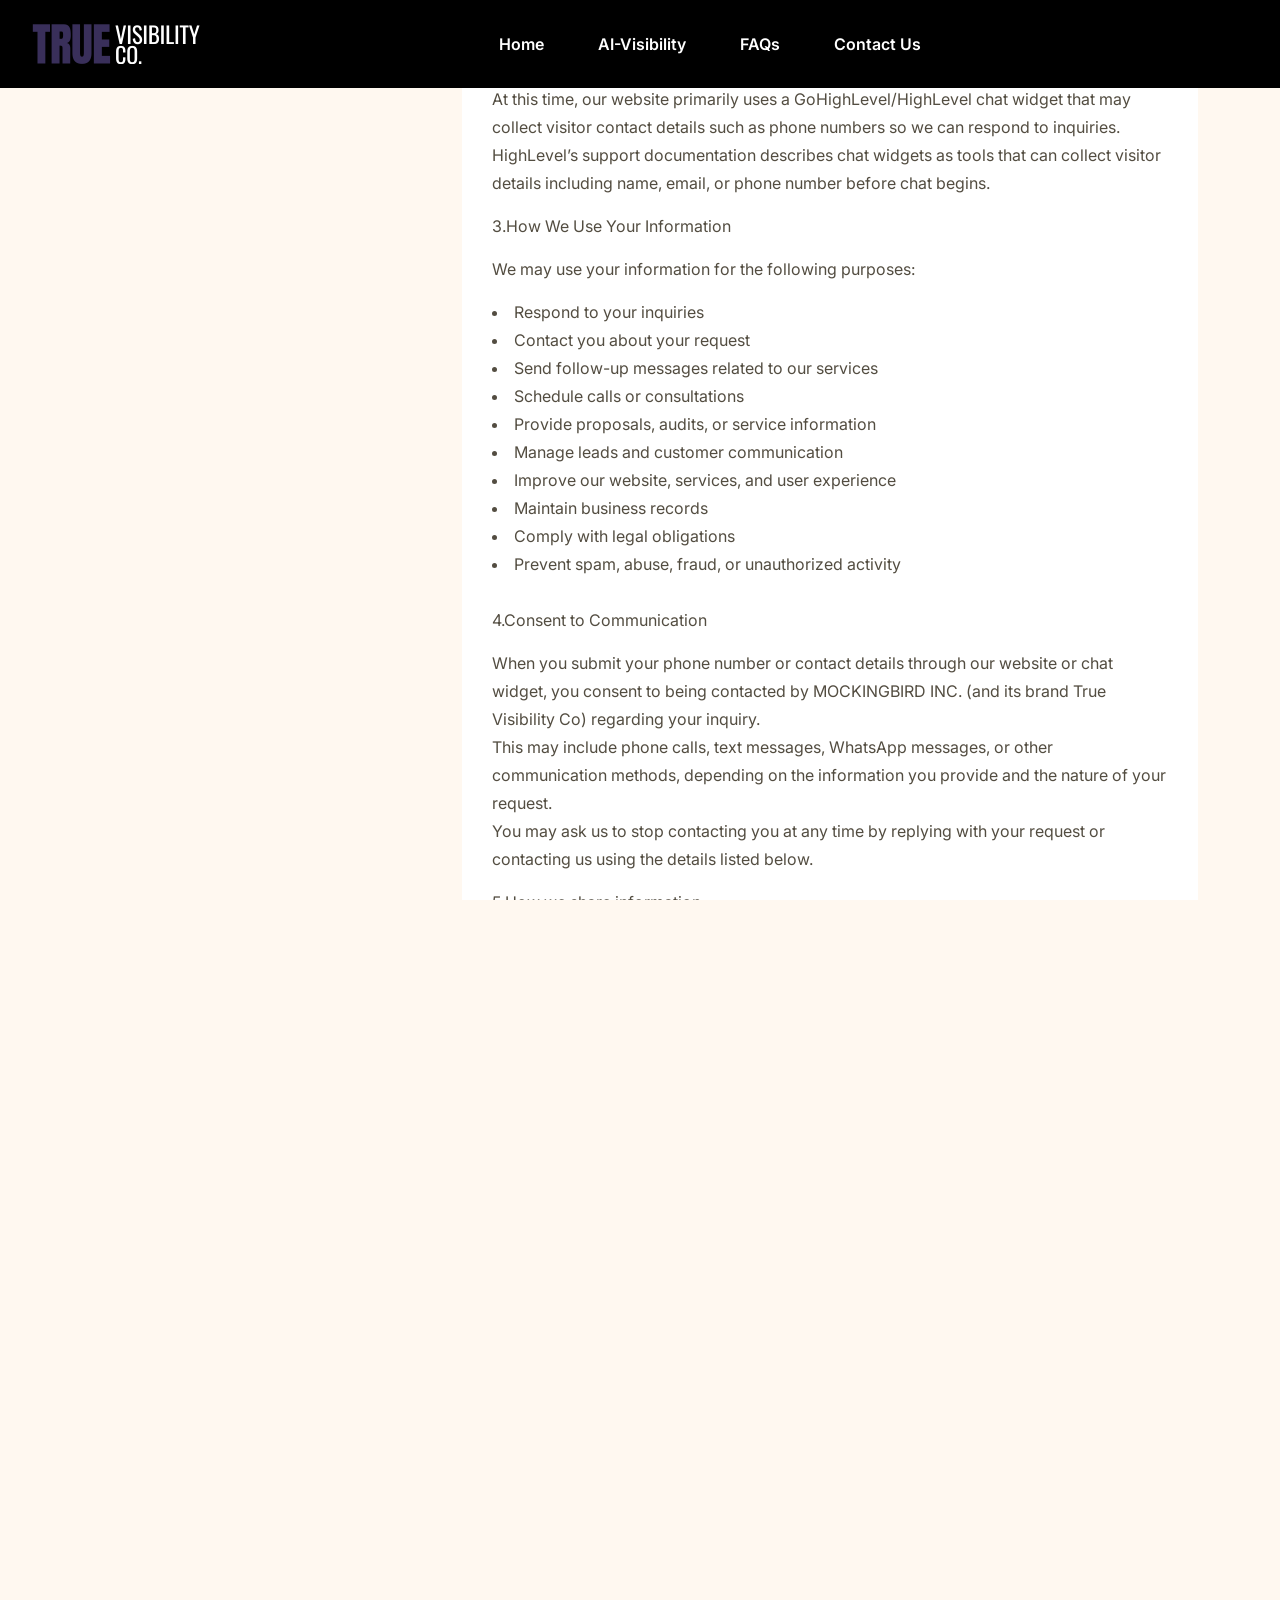
<file: Privacy.html>
<!DOCTYPE html>
<html lang="en">
    <!--<< Header Area >>-->
    
<!-- Mirrored from ex-coders.com/html/infitech/contact.html by HTTrack Website Copier/3.x [XR&CO'2014], Fri, 13 Feb 2026 05:36:02 GMT -->
<head>
        <!-- ========== Meta Tags ========== -->
        
<meta name="description" content="True Visibility Co helps established businesses dominate Google and AI search results through strategic SEO, Answer Engine Optimization (AEO), and Generative Engine Optimization (GEO). Built for long-term growth.">
<meta name="keywords" content="SEO agency, AI SEO, Answer Engine Optimization, AEO, Generative Engine Optimization, GEO, AI search optimization, technical SEO, authority building, search visibility">
<meta name="author" content="True Visibility Co">
<meta name="robots" content="index, follow">
<meta name="viewport" content="width=device-width, initial-scale=1">
<meta charset="UTF-8">
<link rel="canonical" href="https://truevisibilityco.com/">

<script type="application/ld+json">
{
  "@context": "https://schema.org",
  "@type": "Organization",
  "name": "True Visibility Co",
  "url": "https://truevisibilityco.com/",
  "logo": "https://truevisibilityco.com/logo.png",
  "description": "SEO and AI Search Optimization agency specializing in Answer Engine Optimization (AEO) and Generative Engine Optimization (GEO).",
  "sameAs": [
    "https://www.linkedin.com/company/truevisibilityco"
  ]
}
</script>

<script type="application/ld+json">
{
  "@context": "https://schema.org",
  "@type": "Service",
  "serviceType": "SEO & AI Search Optimization",
  "provider": {
    "@type": "Organization",
    "name": "True Visibility Co"
  },
  "areaServed": "Worldwide"
}
</script>
<!-- ======== Page title ============ -->
        <title>True Visibility Co | SEO & AI Search Optimization Agency</title>
        <!--<< Favcion >>-->
        <link rel="shortcut icon" href="assets/img/favicon.ico">
        <!--<< Bootstrap min.css >>-->
        <link rel="stylesheet" href="assets/css/bootstrap.min.css">
        <!--<< All Min Css >>-->
        <link rel="stylesheet" href="assets/css/all.min.css">
        <!--<< Animate.css >>-->
        <link rel="stylesheet" href="assets/css/animate.css">
        <!--<< Magnific Popup.css >>-->
        <link rel="stylesheet" href="assets/css/magnific-popup.css">
        <!--<< MeanMenu.css >>-->
        <link rel="stylesheet" href="assets/css/meanmenu.css">
        <!--<< Swiper Bundle.css >>-->
        <link rel="stylesheet" href="assets/css/swiper-bundle.min.css">
        <!--<< Nice Select.css >>-->
        <link rel="stylesheet" href="assets/css/nice-select.css">
        <!--<< Main.css >>-->
        <link rel="stylesheet" href="assets/css/main.css">
    </head>
    <body>


      
        <!-- Back To Top Start -->
        <button id="back-top" class="back-to-top">
            <i class="fa-regular fa-arrow-up"></i>
        </button>

        
       

        <!-- Header-Top Section Start -->
        
        
        <!-- Header Section Start -->
         <header id="header-sticky" class="header-1 header-2 header-3 header-4 header-5 header-6" style="background-color: black;">
            <div class="container-fluid">
                <div class="mega-menu-wrapper">
                    <div class="header-main">
                        <div class="header-left">
                            <div class="logo">
                            <a href="index.html" class="header-logo-5">
                                <img src="assets/img/logo/logo.png" alt="logo-img">
                            </a>
                        </div>
                        </div>
                        <div class="mean__menu-wrapper">
                                <div class="main-menu">
                                    <nav id="mobile-menu">
                                        <ul>
                                            <li>
                                                <a href="#home">Home</a>
                                            </li>
                                            <li>
                                                <a href="#process">AI-Visibility</a>
                                            </li>
                                            <li>
                                                <a href="#faqs">FAQs</a>
                                            </li>
                                            <li>
                                                <a href="#contact">Contact Us</a>
                                            </li>
                                        </ul>
                                    </nav>
                                </div>
                            </div> 
                          <div class="header-right d-flex justify-content-end align-items-center">
                            <div class="menu_search">
                            </div>
                            <div class="header-btn">
                                <div class="header-button">
                                <a href="https://cal.com/truevisibilityco" class="theme-btn">
                                   Book A Strategy Call <i class="fa-solid fa-arrow-up-right"></i>
                                </a>
                            </div>
                            <div class="header__hamburger d-xl-none my-auto">
                                <div class="sidebar__toggle">
                                    <i class="fas fa-bars" style="color: white;"></i>
                                </div>
                              </div>
                            </div>
                        </div>
                    </div>
                </div>
            </div>
        </header>

        

        
        <div id="smooth-wrapper">
            <div id="smooth-content">

                <!-- Breadcrumb Section Start -->
                <div class="breadcrumb-wrapper bg-cover" style="background-image: url('assets/img/breadcrumb.jpg');">
                    <div class="container">
                        <div class="page-heading">
                            <div class="breadcrumb-sub-title">
                                <h1 class="text-white">Privacy Policy</h1>
                            </div>
                            <ul class="breadcrumb-items">
                                <li>
                                    <a href="index.html">
                                        <i class="fa-solid fa-house"></i> Home
                                    </a>
                                </li>
                                <li>
                                    /
                                </li>
                                <li>
                                    Privacy Policy
                                </li>
                            </ul>
                        </div>
                    </div>
                </div>
                            <section class="about-section section-padding fix">
                    <div class="container">
                        <div class="section-title">
                            
                            <h2 class="tx-title sec_title  tz-itm-title tz-itm-anim">Privacy Policy </h2>
                        </div>
                        <div class="about-wrapper">
                            <div class="row g-4">
                            <div class="col-lg-4">
                                    <div class="about-image">
                                    <span class="sub-title mb-0">
                               Effective Date: 16/12/2022
                            </span>
                                </div>
                            </div>
                            <div class="col-lg-8">
                                <div class="about-content">
                                        <div class="about-item">
                                            <div class="content-box text-anims">
                                                <p>
True Visibility Co respects your privacy. This Privacy Policy explains how MOCKINGBIRD INC. (operating as 'True Visibility Co') collects, uses, stores, and protects personal information when you visit our website, contact us, or submit information through our chat widget or other communication channels.                                                </p>
                                                <p>
                                                    This policy is designed for a simple business website that collects contact information such as phone numbers through a chat widget. India’s Digital Personal Data Protection Act, 2023 covers digital personal data collected online, and privacy notices should explain what is collected, why it is collected, and how users can exercise their rights.  
                                                </p>
                                                <p>1.Business Information</p>
                                                <p>Legal Entity: MOCKINGBIRD INC.<br>Business Name: True Visibility Co<br>Address: D-201, West View, Patidar Chowk, Sadhuwasvani Road, Rajkot - 360005, India<br>Phone: +91 9423775884<br>Website: truevisiblityco.com</p>
                                                <p>2.Information We Collect</p>
                                                <p>
We may collect the following information when you visit our website or contact us:
</p>

    <li>Name, if submitted</li>
    <li>Email address, if submitted</li>
    <li>Phone number, if submitted through our chat widget or contact forms</li>
    <li>Business name or website URL, if submitted</li>
    <li>Message content or inquiry details</li>
    <li>Communication preferences</li>
    <li>Basic website usage data, such as pages visited, device type, browser type, and general location data</li>
    <li>Any other information you voluntarily provide</li>
<br>
<p>At this time, our website primarily uses a GoHighLevel/HighLevel chat widget that may collect visitor contact details such as phone numbers so we can respond to inquiries. HighLevel’s support documentation describes chat widgets as tools that can collect visitor details including name, email, or phone number before chat begins.</p>
<p>3.How We Use Your Information</p>
<p>We may use your information for the following purposes:</p>

    <li>Respond to your inquiries</li>
    <li>Contact you about your request</li>
    <li>Send follow-up messages related to our services</li>
    <li>Schedule calls or consultations</li>
    <li>Provide proposals, audits, or service information</li>
    <li>Manage leads and customer communication</li>
    <li>Improve our website, services, and user experience</li>
    <li>Maintain business records</li>
    <li>Comply with legal obligations</li>
    <li>Prevent spam, abuse, fraud, or unauthorized activity</li>
<br>
    <p>4.Consent to Communication</p>
<p>
When you submit your phone number or contact details through our website or chat widget, you consent to being contacted by MOCKINGBIRD INC. (and its brand True Visibility Co) regarding your inquiry.
<br>
This may include phone calls, text messages, WhatsApp messages, or other communication methods, depending on the information you provide and the nature of your request.
<br>
You may ask us to stop contacting you at any time by replying with your request or contacting us using the details listed below.
</p>
<p>5.How we share information</p>
<p>We do not sell your personal information.
<br>
We may share limited information with trusted third-party service providers that help MOCKINGBIRD INC. operate our website, manage communications, process leads, provide CRM functionality, or deliver services.
</p>
<p>These may include:

<li>CRM and chat widget providers</li>
<li>Website hosting providers</li>
<li>Analytics tools</li>
<li>Email or messaging tools</li>
<li>Business operations platforms</li>
<li>Contractors or service providers assisting with client work</li>
<br>
Our website uses GoHighLevel/HighLevel technology for chat or CRM-related functionality. HighLevel’s privacy materials explain that its platform may process personal information when users communicate through its services.  
</p>
<p>6. Data Storage and Security</p>
<p>
We take reasonable steps to protect the personal information we collect from unauthorized access, misuse, loss, or disclosure.
<br>
However, no website, internet transmission, CRM, or digital storage system is completely secure. You submit information at your own discretion.
</p>
<p>7. Data Retention</p>
<p>
We keep personal information only for as long as reasonably necessary for the purposes described in this Privacy Policy, including responding to inquiries, maintaining business records, following up with leads, providing services, resolving disputes, and complying with legal obligations.
<br>
You may request deletion of your personal information, subject to any legal, contractual, or legitimate business recordkeeping requirements.
</p>
<p>8.Your Privacy Rights</p>
<p>Depending on applicable law, you may have the right to:

<li>Ask what personal information we have about you</li>
<li>Request correction of inaccurate information</li>
<li>Request deletion of your information</li>
<li>Withdraw consent for future communication</li>
<li>Object to certain processing</li>
<li>Request that we stop contacting you</li>
<br>
To make a request, contact us using the contact details listed below.
</p>
<p>9. Cookies and Tracking</p>
<p>
Our website may use cookies or similar technologies to support website functionality, analytics, marketing, security, or performance.
<br>
You can control cookies through your browser settings. Disabling cookies may affect some website features.
</p>
<p>10. Third-Party Links</p>
<p>Our website may contain links to third-party websites, tools, platforms, or resources. We are not responsible for the privacy practices, content, or policies of third-party websites.</p>
<p>11. Children’s Privacy</p>
<p>
Our website and services are intended for businesses and adults. We do not knowingly collect personal information from children.
<br>
If you believe a child has submitted personal information to us, please contact us and we will take appropriate steps to remove it.
</p>
<p>12. International Users</p>
<p>
If you access our website from outside India, your information may be processed in India or through third-party platforms that operate in other countries.
<br>
By submitting information through our website, you understand that your information may be transferred and processed according to this Privacy Policy and applicable law.
</p>
<p>13. Updates to This Privacy Policy</p>
<p>
We may update this Privacy Policy from time to time. The updated version will be posted on this page with a new effective date.
</p>
<p>14. Contact Us</p>
<p>
For questions about these Terms, this Privacy Policy, data requests, or communication opt-out requests, contact us at:
<br>
True Visibility Co (A brand of MOCKINGBIRD INC.)<br>
D-201, West View, Patidar Chowk, Sadhuwasvani Road, Rajkot - 360005, India<br>
Phone: +1 218-520-5856<br>
Email: hello@truevisiblityco.com<br>
Website: truevisiblityco.com</p>
</div>
                                        </div>
                                    </div>
                                </div>
                            </div>
                        </div>
                    </div>
                </section>

                <!-- Footer Section Start -->
                <footer class="footer-section style-2 fix">
                    <div class="footer-area bg-cover" style="background-image: url(assets/img/home-5/footer-bg.jpg);">
                        <div class="container">
                            <div class="footer-widget-wrapper style-5">
                            <div class="row g-4 align-items-center">

    <!-- LEFT SIDE -->
    <div class="col-xl-8 col-lg-7">
        <div class="contact-form style-1">
            <div class="section-title mb-0">
                <span class="text-white sub-title style-2">
                    <img src="assets/img/home-5/setting.png" alt="img"> 
                    Ready to Own Your Visibility?
                </span>
                <h2 class="title text-white">
                   If your business is strong but your visibility isn’t, it’s time to fix the gap.
                </h2>
            </div>
            <br>
            <h3 class="text-white">Clear insights. No pressure. No guesswork.</h3>
            <button type="submit" class="theme-btn mt-4">
                <a href="https://cal.com/truevisibilityco" style="color: white;">
                Book your visibility consultations!<i class="fa-solid fa-arrow-up-right"></i>
                </a>
            </button>
            <div class="contact-wrapper-inner">
                <div class="contact-left-items">
                                <div class="icon-item">
                                    <div class="icon">
                                        <i class="fa-solid fa-envelope"></i>
                                    </div>
                                    <h3>
                                        <a href="mailto:hello@truevisiblityco.com">hello@truevisiblityco.com</a>
                                   </h3>
                                </div>
                                <div class="icon-item">
                                    <div class="icon">
                                        <i class="fa-solid fa-phone"></i>
                                    </div>
                                    <h3>
                                        <a href="tel:+12185205856">+1 (218) 520-5856</a>
                                   </h3>
                                </div>
                                <div class="icon-item">
                                    <div class="icon">
                                        <i class="fa-solid fa-location-dot"></i>
                                    </div>
                                    <h3>
                                        <a>D-201, West View, Patidar Chowk<br>Sadhuwasvani Road, Rajkot - 360005<br>India</a>
                                   </h3>
                                </div>
                </div>
            </div>
                    
            

        </div>
    </div>

    <!-- RIGHT SIDE (WHITE BOX) -->
    <!-- <div class="col-xl-4 col-lg-5">
        <div class="contact-wrapper-inner">
            <div class="contact-left-items">
                <h3>Get In touch</h3>
                <br>
                <ul>
                                            <li>
                                                <i class="fa-solid fa-arrow-up-right"></i>
                                                Where you stand in Google and AI search
                                            </li>
                                            <li>
                                                <i class="fa-solid fa-arrow-up-right"></i>
                                                What’s limiting your growth
                                            </li>
                                            <li>
                                                <i class="fa-solid fa-arrow-up-right"></i>
                                                What will move the needle
                                            </li>
                    </ul>
                                    
            </div>
        </div>
    </div> -->
</div>
                            </div>
                            </div>
                        <div class="footer-bottom-wrapper">
    <p class="mb-0">
        Copyright ©True Visibility Co All rights reserved.
    </p>

    <ul class="footer-list">
        <li><a href="Privacy.html">Privacy policy</a></li>
        <li>।</li>
        <li><a href="Terms.html">Terms of service</a></li>
    </ul>
</div>
                    </div>
                        </div>
                </footer>



            </div>
        </div>

       

        
        <!--<< All JS Plugins >>-->
        <script src="assets/js/jquery-3.7.1.min.js"></script>
        <!--<< Viewport Js >>-->
        <script src="assets/js/viewport.jquery.js"></script>
        <!--<< Bootstrap Js >>-->
        <script src="assets/js/bootstrap.bundle.min.js"></script>
        <!--<< Gsap Min Js >>-->
        <script src="assets/js/gsap.min.js"></script>
        <!--<< ScrollTrigger Min Js >>-->
        <script src="assets/js/ScrollTrigger.min.js"></script>
        <!--<< ScrollSmoother Min Js >>-->
        <script src="assets/js/ScrollSmoother.min.js"></script>
        <!--<< ScrollToPlugin Min Js >>-->
        <script src="assets/js/ScrollToPlugin.min.js"></script>
        <!--<< SplitText Min Js >>-->
        <script src="assets/js/SplitText.min.js"></script>
        <!--<< TextPlugin Min Js >>-->
        <script src="assets/js/TextPlugin.js"></script>
         <!--<< Chroma Min Js >>-->
        <script src="assets/js/chroma.min.js"></script>
        <!--<< nice-selec Js >>-->
        <script src="assets/js/jquery.nice-select.min.js"></script>
        <!--<< Waypoints Js >>-->
        <script src="assets/js/jquery.waypoints.js"></script>
        <!--<< Counterup Js >>-->
        <script src="assets/js/jquery.counterup.min.js"></script>
        <!--<< Swiper Slider Js >>-->
        <script src="assets/js/swiper-bundle.min.js"></script>
        <!--<< MeanMenu Js >>-->
        <script src="assets/js/jquery.meanmenu.min.js"></script>
        <!--<< Parallaxie Js >>-->
        <script src="assets/js/parallaxie.js"></script>
        <!--<< Magnific Popup Js >>-->
        <script src="assets/js/jquery.magnific-popup.min.js"></script>
        <!--<< Wow Animation Js >>-->
        <script src="assets/js/wow.min.js"></script>
        <!--<< Ajax Mail Js >>-->
        <script src="assets/js/ajax-mail.js"></script>
        <!--<< Main.js >>-->
        <script src="assets/js/main.js"></script>
        <script src="https://widgets.leadconnectorhq.com/loader.js" data-resources-url="https://widgets.leadconnectorhq.com/chat-widget/loader.js" data-widget-id="6a056b2f8a1d10714df06f3d" data-source="WEB_USER"></script>
    </body>

<!-- Mirrored from ex-coders.com/html/infitech/contact.html by HTTrack Website Copier/3.x [XR&CO'2014], Fri, 13 Feb 2026 05:36:02 GMT -->
</html>
</file>
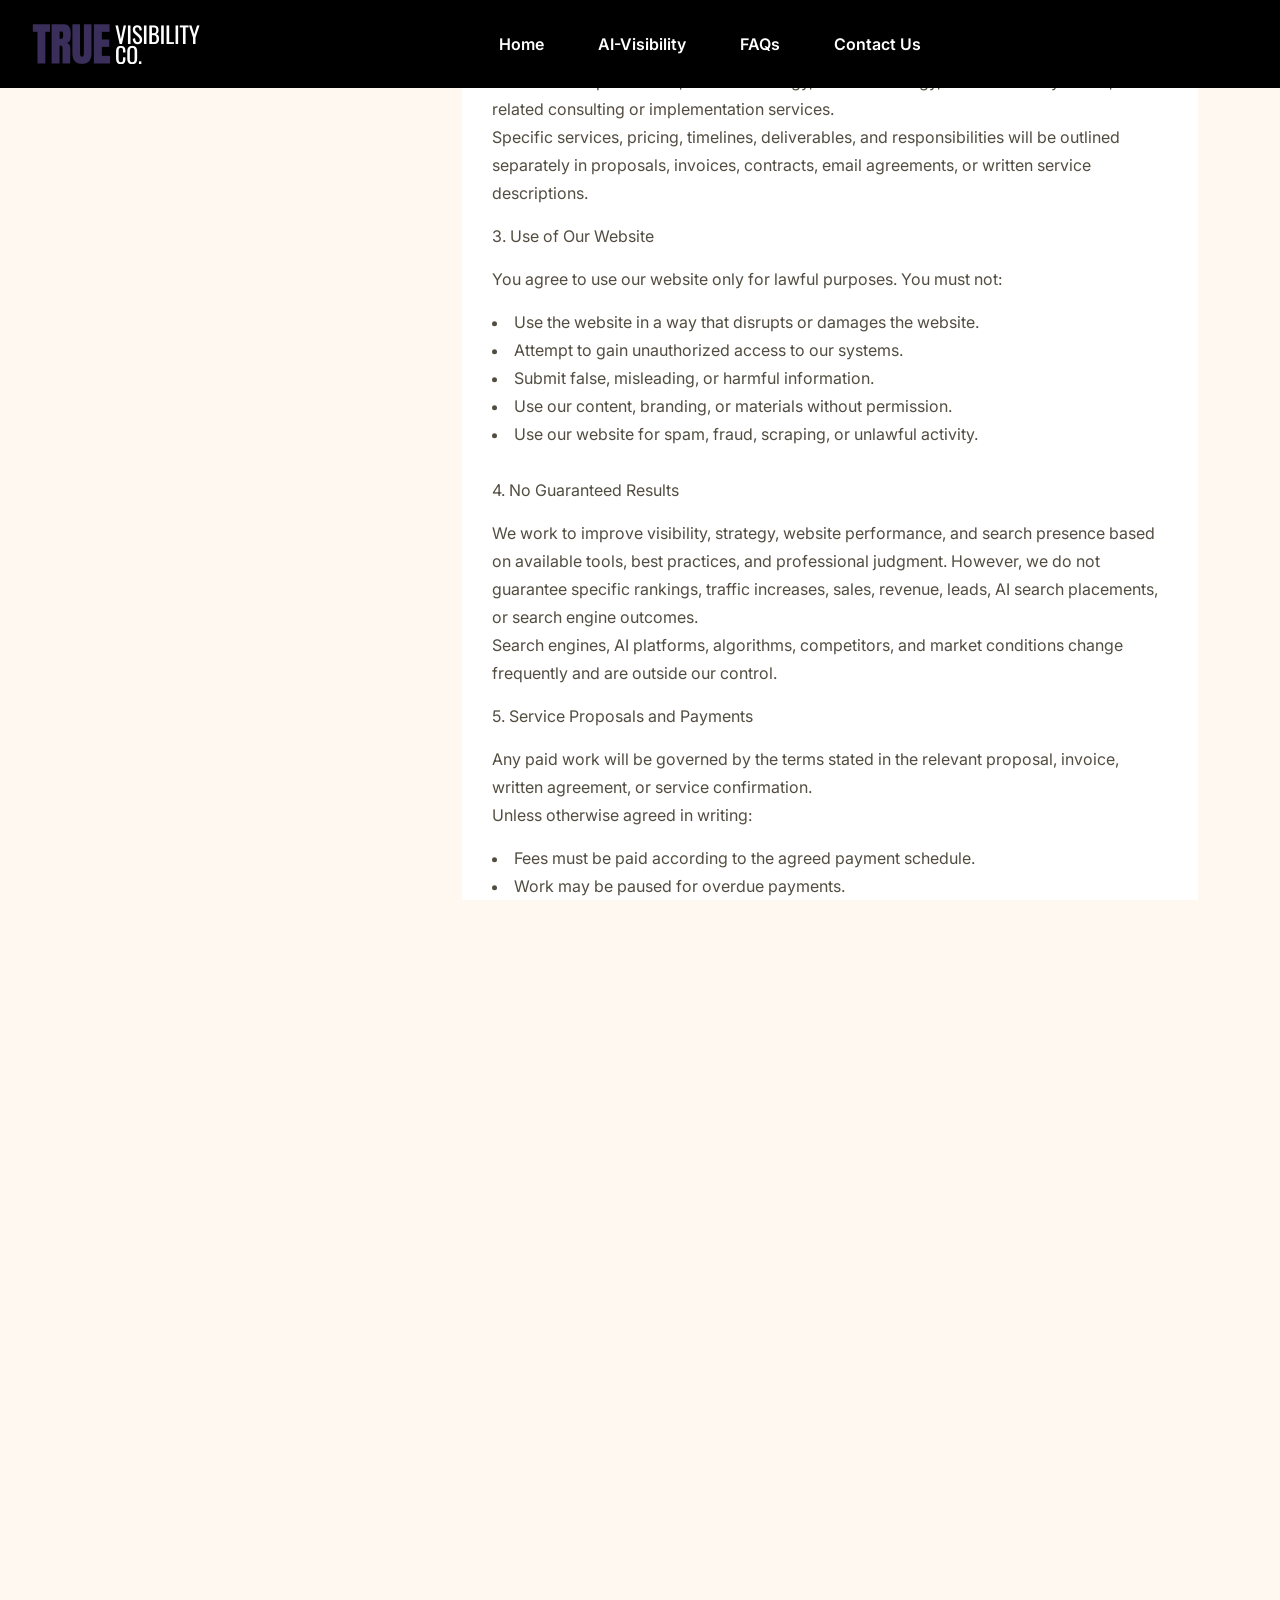
<file: Terms.html>
<!DOCTYPE html>
<html lang="en">
    <!--<< Header Area >>-->
    
<!-- Mirrored from ex-coders.com/html/infitech/contact.html by HTTrack Website Copier/3.x [XR&CO'2014], Fri, 13 Feb 2026 05:36:02 GMT -->
<head>
        <!-- ========== Meta Tags ========== -->
        
<meta name="description" content="True Visibility Co helps established businesses dominate Google and AI search results through strategic SEO, Answer Engine Optimization (AEO), and Generative Engine Optimization (GEO). Built for long-term growth.">
<meta name="keywords" content="SEO agency, AI SEO, Answer Engine Optimization, AEO, Generative Engine Optimization, GEO, AI search optimization, technical SEO, authority building, search visibility">
<meta name="author" content="True Visibility Co">
<meta name="robots" content="index, follow">
<meta name="viewport" content="width=device-width, initial-scale=1">
<meta charset="UTF-8">
<link rel="canonical" href="https://truevisibilityco.com/">

<script type="application/ld+json">
{
  "@context": "https://schema.org",
  "@type": "Organization",
  "name": "True Visibility Co",
  "url": "https://truevisibilityco.com/",
  "logo": "https://truevisibilityco.com/logo.png",
  "description": "SEO and AI Search Optimization agency specializing in Answer Engine Optimization (AEO) and Generative Engine Optimization (GEO).",
  "sameAs": [
    "https://www.linkedin.com/company/truevisibilityco"
  ]
}
</script>

<script type="application/ld+json">
{
  "@context": "https://schema.org",
  "@type": "Service",
  "serviceType": "SEO & AI Search Optimization",
  "provider": {
    "@type": "Organization",
    "name": "True Visibility Co"
  },
  "areaServed": "Worldwide"
}
</script>
<!-- ======== Page title ============ -->
        <title>True Visibility Co | SEO & AI Search Optimization Agency</title>
        <!--<< Favcion >>-->
        <link rel="shortcut icon" href="assets/img/favicon.ico">
        <!--<< Bootstrap min.css >>-->
        <link rel="stylesheet" href="assets/css/bootstrap.min.css">
        <!--<< All Min Css >>-->
        <link rel="stylesheet" href="assets/css/all.min.css">
        <!--<< Animate.css >>-->
        <link rel="stylesheet" href="assets/css/animate.css">
        <!--<< Magnific Popup.css >>-->
        <link rel="stylesheet" href="assets/css/magnific-popup.css">
        <!--<< MeanMenu.css >>-->
        <link rel="stylesheet" href="assets/css/meanmenu.css">
        <!--<< Swiper Bundle.css >>-->
        <link rel="stylesheet" href="assets/css/swiper-bundle.min.css">
        <!--<< Nice Select.css >>-->
        <link rel="stylesheet" href="assets/css/nice-select.css">
        <!--<< Main.css >>-->
        <link rel="stylesheet" href="assets/css/main.css">
    </head>
    <body>


      
        <!-- Back To Top Start -->
        <button id="back-top" class="back-to-top">
            <i class="fa-regular fa-arrow-up"></i>
        </button>

        
       

        <!-- Header-Top Section Start -->
        
        
        <!-- Header Section Start -->
         <header id="header-sticky" class="header-1 header-2 header-3 header-4 header-5 header-6" style="background-color: black;">
            <div class="container-fluid">
                <div class="mega-menu-wrapper">
                    <div class="header-main">
                        <div class="header-left">
                            <div class="logo">
                            <a href="index.html" class="header-logo-5">
                                <img src="assets/img/logo/logo.png" alt="logo-img">
                            </a>
                        </div>
                        </div>
                        <div class="mean__menu-wrapper">
                                <div class="main-menu">
                                    <nav id="mobile-menu">
                                        <ul>
                                            <li>
                                                <a href="#home">Home</a>
                                            </li>
                                            <li>
                                                <a href="#process">AI-Visibility</a>
                                            </li>
                                            <li>
                                                <a href="#faqs">FAQs</a>
                                            </li>
                                            <li>
                                                <a href="#contact">Contact Us</a>
                                            </li>
                                        </ul>
                                    </nav>
                                </div>
                            </div> 
                          <div class="header-right d-flex justify-content-end align-items-center">
                            <div class="menu_search">
                            </div>
                            <div class="header-btn">
                                <div class="header-button">
                                <a href="https://cal.com/truevisibilityco" class="theme-btn">
                                   Book A Strategy Call <i class="fa-solid fa-arrow-up-right"></i>
                                </a>
                            </div>
                            <div class="header__hamburger d-xl-none my-auto">
                                <div class="sidebar__toggle">
                                    <i class="fas fa-bars" style="color: white;"></i>
                                </div>
                              </div>
                            </div>
                        </div>
                    </div>
                </div>
            </div>
        </header>

        

        
        <div id="smooth-wrapper">
            <div id="smooth-content">

                <!-- Breadcrumb Section Start -->
                <div class="breadcrumb-wrapper bg-cover" style="background-image: url('assets/img/breadcrumb.jpg');">
                    <div class="container">
                        <div class="page-heading">
                            <div class="breadcrumb-sub-title">
                                <h1 class="text-white">Terms of Service</h1>
                            </div>
                            <ul class="breadcrumb-items">
                                <li>
                                    <a href="index.html">
                                        <i class="fa-solid fa-house"></i> Home
                                    </a>
                                </li>
                                <li>
                                    /
                                </li>
                                <li>
                                    Terms of Service
                                </li>
                            </ul>
                        </div>
                    </div>
                </div>
                        

  <section class="about-section section-padding fix">
                    <div class="container">
                        <div class="section-title">
                            
                            <h2 class="tx-title sec_title  tz-itm-title tz-itm-anim"> Terms of Service</h2>
                        </div>
                        <div class="about-wrapper">
                            <div class="row g-4">
                            <div class="col-lg-4">
                                    <div class="about-image">
                                    <span class="sub-title mb-0">
                               Effective Date: 16/12/2022
                            </span>
                                </div>
                            </div>
                            <div class="col-lg-8">
                                <div class="about-content">
                                        <div class="about-item">
                                            <div class="content-box text-anims">
                            
<p>
Welcome to True Visibility Co. These Terms of Service govern your use of our website, services, communications, and related business offerings provided by MOCKINGBIRD INC. (doing business as 'True Visibility Co').
</p>
<p>By accessing our website or contacting us through our website, chat widget, phone, email, or any other method, you agree to these Terms.
</p>

<p>1. Business Information</p>

<p>
Legal Entity: MOCKINGBIRD INC.<br>
Business Name: True Visibility Co<br>
Address: D-201, West View, Patidar Chowk, Sadhuwasvani Road, Rajkot - 360005, India<br>
Phone: +91 9423775884<br>
Website: truevisiblityco.com<br>
</p>
<p>2. What We Do</p>

<p>True Visibility Co provides digital visibility and growth-related services, which may include SEO, AI search visibility, Answer Engine Optimization, Generative Engine Optimization, local search optimization, website strategy, content strategy, search visibility audits, and related consulting or implementation services.
<br>
Specific services, pricing, timelines, deliverables, and responsibilities will be outlined separately in proposals, invoices, contracts, email agreements, or written service descriptions.
</p>
<p>3. Use of Our Website</p>
<p>
You agree to use our website only for lawful purposes. You must not:
</p>

<li> Use the website in a way that disrupts or damages the website.</li>
<li> Attempt to gain unauthorized access to our systems.</li>
<li> Submit false, misleading, or harmful information.</li>
<li> Use our content, branding, or materials without permission.</li>
<li> Use our website for spam, fraud, scraping, or unlawful activity.</li>
<br>
<p>4. No Guaranteed Results</p>
<p>
We work to improve visibility, strategy, website performance, and search presence based on available tools, best practices, and professional judgment. However, we do not guarantee specific rankings, traffic increases, sales, revenue, leads, AI search placements, or search engine outcomes.
<br>
Search engines, AI platforms, algorithms, competitors, and market conditions change frequently and are outside our control.
</p>
<p></p>5. Service Proposals and Payments</p>
<p>
Any paid work will be governed by the terms stated in the relevant proposal, invoice, written agreement, or service confirmation.
<br>
Unless otherwise agreed in writing:
</p>
<li>Fees must be paid according to the agreed payment schedule.</li>
<li>Work may be paused for overdue payments.</li>
<li>Payments already made may be non-refundable once work has started.</li>
<li>Additional work outside the agreed scope may require additional fees.</li>
<br>
<p>6. Client Responsibilities</p>
<p>
To complete services properly, you may need to provide access, content, approvals, account permissions, login details, brand assets, business information, or feedback.
<br>
Delays in providing required information, access, or approvals may affect timelines and deliverables.
<br>
You are responsible for ensuring that any information, content, images, claims, login credentials, or materials you provide are accurate, lawful, and authorized for use.
</p>
<p>7. Website Content and Intellectual Property</p>
<p>
<br>
All website content, text, graphics, branding, layouts, service descriptions, and other materials on this website are owned by or licensed to MOCKINGBIRD INC. (operating as True Visibility Co) unless otherwise stated.
<br>
You may not copy, reproduce, sell, modify, publish, or distribute our materials without written permission.

For client work, ownership of final deliverables will depend on the terms stated in the applicable proposal, invoice, or written agreement.
</p>
<p>8. Third-Party Tools and Platforms</p>
<p>
Our services and website may involve third-party tools, including analytics tools, SEO tools, AI tools, website platforms, CRM systems, chat widgets, hosting providers, search engines, and marketing platforms.
<br>
We are not responsible for outages, policy changes, data practices, technical issues, account restrictions, algorithm updates, or service interruptions caused by third-party platforms.
</p>
<p>9. Website Information</p>
<p>
The information on our website is provided for general business and informational purposes only. While we try to keep information accurate and updated, we do not guarantee that all website content is complete, current, or error-free.
</p>
<p>
10. Limitation of Liability</p>
<p>
To the maximum extent permitted by law, MOCKINGBIRD INC. (and its brand True Visibility Co) will not be liable for indirect, incidental, special, consequential, or punitive damages, including loss of profits, revenue, data, rankings, traffic, leads, or business opportunities.
<br>
Our total liability for any claim related to our website or services will not exceed the amount you paid directly to us for the specific service giving rise to the claim, unless otherwise required by law.
</p>
<p></p>11. Indemnification</p>
<p>
You agree to indemnify and hold MOCKINGBIRD INC. and True Visibility Co harmless from claims, damages, losses, liabilities, costs, or expenses arising from your use of our website, your violation of these Terms, your misuse of our services, or your submission of unlawful or unauthorized materials.
</p>
<p>12. Changes to These Terms</p>
<p>
We may update these Terms from time to time. The updated version will be posted on this page with a revised effective date. Continued use of our website after updates means you accept the revised Terms.
</p>
<p>13. Governing Law</p>
<p>
These Terms are governed by the laws of India. Any disputes will be subject to the applicable courts and legal jurisdiction in India, unless otherwise required by law.
</p>    
<p>14. Contact Us</p>
<p>
For questions about these Terms, this Privacy Policy, data requests, or communication opt-out requests, contact us at:
<br>
True Visibility Co<br>
D-201, West View, Patidar Chowk, Sadhuwasvani Road, Rajkot - 360005, India<br>
Phone: +1 218-520-5856<br>
Email: hello@truevisiblityco.com<br>
Website: truevisiblityco.com<br>
</p>
</div>
                                        </div>
                                    </div>
                                </div>
                            </div>
                        </div>
                    </div>
                </section>


                <!-- Footer Section Start -->
                <footer class="footer-section style-2 fix">
                    <div class="footer-area bg-cover" style="background-image: url(assets/img/home-5/footer-bg.jpg);">
                        <div class="container">
                            <div class="footer-widget-wrapper style-5">
                            <div class="row g-4 align-items-center">

    <!-- LEFT SIDE -->
    <div class="col-xl-8 col-lg-7">
        <div class="contact-form style-1">
            <div class="section-title mb-0">
                <span class="text-white sub-title style-2">
                    <img src="assets/img/home-5/setting.png" alt="img"> 
                    Ready to Own Your Visibility?
                </span>
                <h2 class="title text-white">
                   If your business is strong but your visibility isn’t, it’s time to fix the gap.
                </h2>
            </div>
            <br>
            <h3 class="text-white">Clear insights. No pressure. No guesswork.</h3>
            <button type="submit" class="theme-btn mt-4">
                <a href="https://cal.com/truevisibilityco" style="color: white;">
                Book your visibility consultations!<i class="fa-solid fa-arrow-up-right"></i>
                </a>
            </button>
            <div class="contact-wrapper-inner">
                <div class="contact-left-items">
                                <div class="icon-item">
                                    <div class="icon">
                                        <i class="fa-solid fa-envelope"></i>
                                    </div>
                                    <h3>
                                        <a href="mailto:hello@truevisiblityco.com">hello@truevisiblityco.com</a>
                                   </h3>
                                </div>
                                <div class="icon-item">
                                    <div class="icon">
                                        <i class="fa-solid fa-phone"></i>
                                    </div>
                                    <h3>
                                        <a href="tel:+12185205856">+1 (218) 520-5856</a>
                                   </h3>
                                </div>
                                <div class="icon-item">
                                    <div class="icon">
                                        <i class="fa-solid fa-location-dot"></i>
                                    </div>
                                    <h3>
                                        <a>D-201, West View, Patidar Chowk<br>Sadhuwasvani Road, Rajkot - 360005<br>India</a>
                                   </h3>
                                </div>
                </div>
            </div>
                    
            

        </div>
    </div>

    <!-- RIGHT SIDE (WHITE BOX) -->
    <!-- <div class="col-xl-4 col-lg-5">
        <div class="contact-wrapper-inner">
            <div class="contact-left-items">
                <h3>Get In touch</h3>
                <br>
                <ul>
                                            <li>
                                                <i class="fa-solid fa-arrow-up-right"></i>
                                                Where you stand in Google and AI search
                                            </li>
                                            <li>
                                                <i class="fa-solid fa-arrow-up-right"></i>
                                                What’s limiting your growth
                                            </li>
                                            <li>
                                                <i class="fa-solid fa-arrow-up-right"></i>
                                                What will move the needle
                                            </li>
                    </ul>
                                    
            </div>
        </div>
    </div> -->
</div>
                            </div>
                            </div>
                        <div class="footer-bottom-wrapper">
    <p class="mb-0">
        Copyright ©True Visibility Co All rights reserved.
    </p>

    <ul class="footer-list">
        <li><a href="Privacy.html">Privacy policy</a></li>
        <li>।</li>
        <li><a href="Terms.html">Terms of service</a></li>
    </ul>
</div>
                    </div>
                        </div>
                </footer>



            </div>
        </div>

       

        
        <!--<< All JS Plugins >>-->
        <script src="assets/js/jquery-3.7.1.min.js"></script>
        <!--<< Viewport Js >>-->
        <script src="assets/js/viewport.jquery.js"></script>
        <!--<< Bootstrap Js >>-->
        <script src="assets/js/bootstrap.bundle.min.js"></script>
        <!--<< Gsap Min Js >>-->
        <script src="assets/js/gsap.min.js"></script>
        <!--<< ScrollTrigger Min Js >>-->
        <script src="assets/js/ScrollTrigger.min.js"></script>
        <!--<< ScrollSmoother Min Js >>-->
        <script src="assets/js/ScrollSmoother.min.js"></script>
        <!--<< ScrollToPlugin Min Js >>-->
        <script src="assets/js/ScrollToPlugin.min.js"></script>
        <!--<< SplitText Min Js >>-->
        <script src="assets/js/SplitText.min.js"></script>
        <!--<< TextPlugin Min Js >>-->
        <script src="assets/js/TextPlugin.js"></script>
         <!--<< Chroma Min Js >>-->
        <script src="assets/js/chroma.min.js"></script>
        <!--<< nice-selec Js >>-->
        <script src="assets/js/jquery.nice-select.min.js"></script>
        <!--<< Waypoints Js >>-->
        <script src="assets/js/jquery.waypoints.js"></script>
        <!--<< Counterup Js >>-->
        <script src="assets/js/jquery.counterup.min.js"></script>
        <!--<< Swiper Slider Js >>-->
        <script src="assets/js/swiper-bundle.min.js"></script>
        <!--<< MeanMenu Js >>-->
        <script src="assets/js/jquery.meanmenu.min.js"></script>
        <!--<< Parallaxie Js >>-->
        <script src="assets/js/parallaxie.js"></script>
        <!--<< Magnific Popup Js >>-->
        <script src="assets/js/jquery.magnific-popup.min.js"></script>
        <!--<< Wow Animation Js >>-->
        <script src="assets/js/wow.min.js"></script>
        <!--<< Ajax Mail Js >>-->
        <script src="assets/js/ajax-mail.js"></script>
        <!--<< Main.js >>-->
        <script src="assets/js/main.js"></script>
        <script src="https://widgets.leadconnectorhq.com/loader.js" data-resources-url="https://widgets.leadconnectorhq.com/chat-widget/loader.js" data-widget-id="6a056b2f8a1d10714df06f3d" data-source="WEB_USER"></script>
    </body>

<!-- Mirrored from ex-coders.com/html/infitech/contact.html by HTTrack Website Copier/3.x [XR&CO'2014], Fri, 13 Feb 2026 05:36:02 GMT -->
</html>
</file>
<file: assets/css/nice-select.css>
.nice-select {
  -webkit-tap-highlight-color: transparent;
  background-color: #fff;
  border-radius: 5px; 
  border: 1px solid  #CCCCCC;
  box-sizing: border-box;
  clear: both;
  cursor: pointer;
  display: block;
  float: left;
  color: #6E6E6E; 
  font-family:  "Plus Jakarta Sans", system-ui;
  font-size: 16px;
  font-style: normal;
  font-weight: 400;
  line-height: 26.08px;  
  height: 57px;
  line-height: 40px;
  outline: none;
  padding: 8px 10px; 
  position: relative;
  text-align: left !important;
  -webkit-transition: all 0.2s ease-in-out;
  transition: all 0.2s ease-in-out;
  -webkit-user-select: none;
     -moz-user-select: none;
      -ms-user-select: none;
          user-select: none;
  white-space: nowrap;
  width: auto; }
  .nice-select:hover {
    border-color: #6E6E6E; }
  .nice-select:active, .nice-select.open, .nice-select:focus {
    border-color: #6E6E6E; }
  .nice-select:after {
    border-bottom: 2px solid #6E6E6E;
    border-right: 2px solid #6E6E6E;
    content: '';
    display: block;
    height: 5px;
    margin-top: -4px;
    pointer-events: none;
    position: absolute;
    right: 12px;
    top: 50%;
    -webkit-transform-origin: 66% 66%;
        -ms-transform-origin: 66% 66%;
            transform-origin: 66% 66%;
    -webkit-transform: rotate(45deg);
        -ms-transform: rotate(45deg);
            transform: rotate(45deg);
    -webkit-transition: all 0.15s ease-in-out;
    transition: all 0.15s ease-in-out;
    width: 5px; }
  .nice-select.open:after {
    -webkit-transform: rotate(-135deg);
        -ms-transform: rotate(-135deg);
            transform: rotate(-135deg); }
  .nice-select.open .list {
    opacity: 1;
    pointer-events: auto;
    -webkit-transform: scale(1) translateY(0);
        -ms-transform: scale(1) translateY(0);
            transform: scale(1) translateY(0); }
  .nice-select.disabled {
    border-color: #6E6E6E;
    color: #6E6E6E;
    pointer-events: none; }
    .nice-select.disabled:after {
      border-color: #6E6E6E; }
  .nice-select.wide {
    width: 100%; }
    .nice-select.wide .list {
      left: 0 !important;
      right: 0 !important; }
  .nice-select.right {
    float: right; }
    .nice-select.right .list {
      left: auto;
      right: 0; }
  .nice-select.small {
    font-size: 12px;
    height: 36px;
    line-height: 34px; }
    .nice-select.small:after {
      height: 4px;
      width: 4px; }
    .nice-select.small .option {
      line-height: 34px;
      min-height: 34px; }
  .nice-select .list {
    background-color: #fff;
    border-radius: 5px;
    box-shadow: 0 0 0 1px rgba(68, 68, 68, 0.11);
    box-sizing: border-box;
    margin-top: 4px;
    opacity: 0;
    overflow: hidden;
    padding: 0;
    pointer-events: none;
    position: absolute;
    top: 100%;
    left: 0;
    -webkit-transform-origin: 50% 0;
        -ms-transform-origin: 50% 0;
            transform-origin: 50% 0;
    -webkit-transform: scale(0.75) translateY(-21px);
        -ms-transform: scale(0.75) translateY(-21px);
            transform: scale(0.75) translateY(-21px);
    -webkit-transition: all 0.2s cubic-bezier(0.5, 0, 0, 1.25), opacity 0.15s ease-out;
    transition: all 0.2s cubic-bezier(0.5, 0, 0, 1.25), opacity 0.15s ease-out;
    z-index: 9; }
    .nice-select .list:hover .option:not(:hover) {
      background-color: transparent !important; }
  .nice-select .option {
    cursor: pointer;
    font-weight: 400;
    line-height: 40px;
    list-style: none;
    min-height: 40px;
    outline: none;
    padding-left: 18px;
    padding-right: 29px;
    text-align: left;
    -webkit-transition: all 0.2s;
    transition: all 0.2s; }
    .nice-select .option:hover, .nice-select .option.focus, .nice-select .option.selected.focus {
      background-color: #f6f6f6; }
    .nice-select .option.selected {
      font-weight: bold; }
    .nice-select .option.disabled {
      background-color: transparent;
      color: #999;
      cursor: default; }

.no-csspointerevents .nice-select .list {
  display: none; }

.no-csspointerevents .nice-select.open .list {
  display: block; }
</file>
<file: assets/css/main.css>
@charset "UTF-8";
/*======================================================================================
Theme Name: Infitech 
Author: Pixel-plus
Author URI: https://themeforest.net/user/Pixel-plus/portfolio
Description: Infitech - IT Service & Solution HTML Template
Service Html Template 
Version: 1.0.0
=======================================================================================*/
/*======================================================================================
  >> TABLE OF CONTENTS <<
========================================================================================
01. Mixins & Variables
02. Base
03. Components
04. Layouts
05. Sections
======================================================================================*/
/*---------------------------------------
01. Mixins & Variables
---------------------------------------*/
@import url("https://fonts.googleapis.com/css2?family=Plus+Jakarta+Sans:ital,wght@0,200..800;1,200..800&amp;display=swap");
@import url("https://fonts.googleapis.com/css2?family=Inter:ital,opsz,wght@0,14..32,100..900;1,14..32,100..900&amp;display=swap");
:root {
  --body: #fff;
  --black: #000;
  --white: #fff;
  --theme: #392F5A;
  --header: #000022;
  --text: #534d41;
  --border: #02060A;
  --bg: #FFF8F0;
  --bg2: #9DD9D2;
  --box-shadow: 0px 1px 14px 0px rgba(0, 0, 0, 0.13);
}

/*---------------------------------------
02. Base
---------------------------------------*/
/* --------------------------------------------
    Template Default Fonts & Fonts Styles
 ---------------------------------------------- */
body {
  font-family: "Inter", sans-serif;
  font-size: 16px;
  font-weight: 400;
  line-height: 28px;
  color: var(--text);
  background-color: var(--bg);
  padding: 0;
  margin: 0;
  overflow-x: hidden;
}
@media (max-width: 575px) {
  body {
    font-size: 14px;
  }
}

ul {
  padding: 0;
  margin: 0;
  list-style: none;
}

button {
  border: none;
  background-color: transparent;
  padding: 0;
}

input:focus {
  color: var(--white);
  outline: none;
}

input {
  color: var(--white);
}

h1,
h2,
h3,
h4,
h5,
h6 {
  font-family: "Plus Jakarta Sans", sans-serif;
  margin: 0px;
  padding: 0;
  color: var(--header);
}

h1 {
  font-size: 80px;
  font-weight: 600;
  line-height: 95%;
  text-transform: capitalize;
}
@media (max-width: 1399px) {
  h1 {
    font-size: 60px;
  }
}
@media (max-width: 1199px) {
  h1 {
    font-size: 55px;
  }
}
@media (max-width: 991px) {
  h1 {
    font-size: 60px;
    line-height: 130% !important;
  }
}
@media (max-width: 767px) {
  h1 {
    font-size: 55px;
  }
}
@media (max-width: 575px) {
  h1 {
    font-size: 44px;
  }
}
@media (max-width: 470px) {
  h1 {
    font-size: 34px;
  }
}

h2 {
  font-size: 48px;
  font-weight: 600;
  line-height: 117%;
}
@media (max-width: 1399px) {
  h2 {
    font-size: 44px;
  }
}
@media (max-width: 1199px) {
  h2 {
    font-size: 40px;
  }
}
@media (max-width: 991px) {
  h2 {
    font-size: 36px;
  }
}
@media (max-width: 767px) {
  h2 {
    font-size: 40px;
  }
}
@media (max-width: 575px) {
  h2 {
    font-size: 30px;
  }
}
@media (max-width: 470px) {
  h2 {
    font-size: 30px;
  }
}

h3 {
  font-size: 24px;
  font-weight: 600;
  line-height: 133%;
}
@media (max-width: 575px) {
  h3 {
    font-size: 20px;
  }
}

h4 {
  font-size: 20px;
  font-weight: 600;
  line-height: 150%;
}

h5 {
  font-size: 18px;
  font-weight: 600;
  text-transform: capitalize;
}

h6 {
  font-size: 16px;
  font-weight: 600;
  text-transform: capitalize;
}

a {
  text-decoration: none;
  outline: none !important;
  cursor: pointer;
  color: var(--header);
  transition: all 0.4s ease-in-out;
}

p {
  margin: 0px;
  transition: all 0.4s ease-in-out;
}

span {
  margin: 0px;
}

.theme-btn {
  position: relative;
  display: inline-block;
  align-items: center;
  justify-content: center;
  vertical-align: middle;
  -webkit-appearance: none;
  appearance: none;
  outline: none !important;
  border: none;
  font-weight: 700;
  font-size: 16px;
  color: var(--white);
  padding: 16px 40px 14px;
  text-transform: capitalize;
  overflow: hidden;
  gap: 5px;
  text-align: center;
  background-color: var(--theme);
  z-index: 1;
  border-radius: 100px;
}

.theme-btn i {
  margin-left: 5px;
}
.theme-btn::before {
  content: "";
  background-color: var(--header);
  position: absolute;
  top: 0;
  left: 0;
  right: 0;
  bottom: 0;
  width: 100%;
  clip-path: circle(0% at 50% 50%);
  z-index: -1;
}
.theme-btn::after {
  content: "";
  background-color: rgba(11, 13, 23, 0.3);
  position: absolute;
  top: 0;
  left: 0;
  right: 0;
  bottom: 0;
  width: 100%;
  clip-path: circle(0% at 50% 50%);
  z-index: -1;
}
.theme-btn span {
  font-size: 16px;
  position: relative;
  top: -1px;
  font-weight: 700;
}

.hero-highlight {
  display: flex;
  justify-content: center;
  align-items: center;
  gap: 12px;
  flex-wrap: wrap;
}

.hero-highlight .actually {
  color: #EEC643;
}

.hero-highlight .find {
  color: #005E7C;
}

.link-btn {
  color: var(--theme);
  font-size: 16px;
  font-weight: 600;
  display: inline-block;
  font-family: "Plus Jakarta Sans", sans-serif;
}
.link-btn i {
  margin-left: 5px;
  color: var(--theme);
}

.tw-hover-btn {
  position: relative;
  overflow: hidden;
}
.tw-hover-btn:hover i {
  color: #fff !important;
}

.theme-btn-main {
  width: 166px;
  height: 166px;
  border-radius: 50%;
  display: flex;
  flex-direction: column;
  align-items: center;
  justify-content: center;
  position: relative;
  cursor: pointer;
  border: 1px solid rgba(255, 255, 255, 0.12);
  color: #fff;
  font-weight: 700;
  font-size: 16px;
  text-transform: capitalize;
}

.theme-btn-text,
.theme-btn-icon {
  position: relative;
  z-index: 3;
}

.tw-btn-circle-dot {
  position: absolute;
  width: 20px;
  height: 20px;
  border-radius: 50%;
  background: var(--theme);
  transform: translate(-50%, -50%);
  pointer-events: none;
  z-index: 1;
  bottom: -15px;
}

/*---------------------------------------
03. Components
---------------------------------------*/
.mean-container a.meanmenu-reveal {
  display: none;
}

.mean-container .mean-nav {
  background: none;
  margin-top: 0;
}

.mean-container .mean-bar {
  padding: 0;
  min-height: auto;
  background: none;
  background: none;
}

.mean-container .mean-nav > ul {
  padding: 0;
  margin: 0;
  width: 100%;
  list-style-type: none;
  display: block !important;
}

.mean-container a.meanmenu-reveal {
  display: none !important;
}

.mean-container .mean-nav ul li a {
  display: block;
  width: 100%;
  padding: 10px 0;
  color: var(--black);
  font-size: 16px;
  font-weight: 500;
  line-height: 2;
  text-transform: capitalize;
  border-bottom: 1px solid rgba(0, 0, 0, 0.2) !important;
  border: none;
}
.mean-container .mean-nav ul li a:hover {
  color: var(--theme);
}

.mean-container .mean-nav ul li .submenu li a {
  border-bottom: none !important;
  font-size: 14px;
  padding: 6px 0;
  color: var(--header);
}

.mean-container .mean-nav ul li a:last-child {
  border-bottom: 0;
}

.mean-container .mean-nav ul li a:hover {
  color: var(--theme);
}

.mean-container .mean-nav ul li a.mean-expand {
  margin-top: 5px;
  padding: 0 !important;
}

.mean-container .mean-nav ul li > a > i {
  display: none;
}

.mean-container .mean-nav ul li > a.mean-expand i {
  display: inline-block;
  font-size: 18px;
}

.mean-container .mean-nav > ul > li:first-child > a {
  border-top: 0;
}

.mean-container .mean-nav ul li a.mean-expand.mean-clicked i {
  transform: rotate(45deg);
  -webkit-transform: rotate(45deg);
  -moz-transform: rotate(45deg);
  -ms-transform: rotate(45deg);
  -o-transform: rotate(45deg);
}

.mean-container .mean-nav ul li .mega-menu li a {
  height: 200px;
  width: 100%;
  padding: 0;
  border-top: 0;
  margin-bottom: 20px;
}

.back-to-top {
  background-color: var(--theme);
  width: 50px;
  height: 50px;
  line-height: 40px;
  border-radius: 100px;
  color: var(--white);
  font-size: 16px;
  position: fixed;
  display: inline-block;
  z-index: 9999;
  right: 30px;
  bottom: 30px;
  transition: all 0.4s ease-in-out;
  opacity: 0;
  visibility: hidden;
  transform: translateY(20px);
}
@media (max-width: 575px) {
  .back-to-top {
    display: none;
  }
}
.back-to-top:hover {
  background-color: var(--white);
  color: var(--theme);
}
.back-to-top.show {
  opacity: 1;
  visibility: visible;
  transform: translate(0);
}


.search_popup {
  position: fixed;
  top: 0;
  left: 0;
  width: 100%;
  background-color: var(--header);
  z-index: 100;
  padding-top: 70px;
  padding-bottom: 100px;
  opacity: 0;
  backdrop-filter: blur(10px);
  transform: translateY(-100%);
  transition: all 0.6s ease;
}
.search_popup.search-opened {
  opacity: 1;
  transform: translateY(0%);
  transition-delay: 0s;
  z-index: 999999;
}
.search_popup.search-opened .search_form .search_input {
  transform: translateY(0px);
  opacity: 1;
  transition-delay: 0.3s;
}
.search_popup.search-opened .search_form .search_input::after {
  width: 100%;
  transition-delay: 0.5s;
}
@media (max-width: 575px) {
  .search_popup {
    padding-top: 50px;
    padding-bottom: 70px;
  }
}
.search_wrapper .search_top {
  margin-bottom: 80px;
}
.search_wrapper .search_top .search_logo {
  max-width: 200px;
}
.search_wrapper .search_top .search_logo a {
  display: block;
}
@media (max-width: 575px) {
  .search_wrapper .search_top .search_logo {
    max-width: 150px;
  }
}
.search_wrapper .search_top .search_close {
  margin-left: auto;
  margin-top: 10px;
}
.search_wrapper .search_top .search_close .search_close_btn {
  display: inline-block;
  width: 35px;
  height: 35px;
  font-size: 35px;
  line-height: 1;
  color: rgba(255, 255, 255, 0.3);
}
.search_wrapper .search_top .search_close .search_close_btn svg {
  width: 30px;
  height: 30px;
}
.search_wrapper .search_top .search_close .search_close_btn:hover {
  color: var(--white);
  transform: rotate(90deg);
}
@media (max-width: 575px) {
  .search_wrapper .search_top {
    margin-bottom: 50px;
  }
}
@media (max-width: 500px) {
  .search_wrapper .search_top {
    margin-bottom: 40px;
  }
}
.search_wrapper .search_form .search_input {
  position: relative;
  height: 80px;
  transform: translateY(-40px);
  transition: all 0.4s ease-in-out;
  transition-delay: 0.5s;
  opacity: 0;
}
.search_wrapper .search_form .search_input::after {
  position: absolute;
  content: "";
  left: 0;
  bottom: 0;
  width: 0%;
  height: 1px;
  background-color: rgba(255, 255, 255, 0.3);
  transition-delay: 0.3s;
  transition: all 0.4s ease-in-out;
}
.search_wrapper .search_form .search_input input {
  width: 100%;
  height: 100%;
  background-color: transparent;
  border: 0;
  outline: 0;
  font-size: 24px;
  color: var(--text);
  border-bottom: 1px solid transparent;
  padding: 0;
  padding-right: 30px;
}
.search_wrapper .search_form .search_input input::placeholder {
  font-size: 24px;
}
.search_wrapper .search_form .search_input input ~ .search-focus-border {
  position: absolute;
  bottom: 0;
  left: auto;
  right: 0;
  width: 0;
  height: 1px;
  background-color: var(--white);
  transition: all 0.5s;
}
.search_wrapper .search_form .search_input input:focus ~ .search-focus-border {
  width: 100%;
  left: 0;
  right: auto;
  transition: all 0.5s;
}
@media (max-width: 575px) {
  .search_wrapper .search_form .search_input input {
    font-size: 20px;
  }
  .search_wrapper .search_form .search_input input::placeholder {
    font-size: 20px;
  }
}
@media (max-width: 500px) {
  .search_wrapper .search_form .search_input input {
    font-size: 18px;
  }
  .search_wrapper .search_form .search_input input::placeholder {
    font-size: 18px;
  }
}
.search_wrapper .search_form .search_input button {
  position: absolute;
  top: 50%;
  right: 0;
  transform: translateY(-50%);
  font-size: 18px;
  color: var(--white);
}

.search-popup-overlay {
  position: fixed;
  left: 0;
  top: 0;
  width: 100%;
  height: 100%;
  background-color: var(--theme);
  z-index: 99;
  opacity: 0;
  visibility: hidden;
  transform: translateY(-100%);
  cursor: zoom-out;
  transition: transform 0.6s ease, opacity 0.6s ease;
}

.search-popup-overlay.search-popup-overlay-open {
  opacity: 0.8;
  visibility: visible;
  transform: translateY(0);
  transition-delay: 0.35s;
}

@-webkit-keyframes borderanimate2 {
  0% {
    -webkit-transform: translate(-50%, -50%) scale(0.8);
    transform: translate(-50%, -50%) scale(0.8);
  }
  60% {
    opacity: 1;
  }
  100% {
    -webkit-transform: translate(-50%, -50%) scale(2.5);
    transform: translate(-50%, -50%) scale(2.5);
    opacity: 0;
  }
}
@keyframes borderanimate2 {
  0% {
    -webkit-transform: translate(-50%, -50%) scale(0.8);
    transform: translate(-50%, -50%) scale(0.8);
  }
  60% {
    opacity: 1;
  }
  100% {
    -webkit-transform: translate(-50%, -50%) scale(2.5);
    transform: translate(-50%, -50%) scale(2.5);
    opacity: 0;
  }
}
@-webkit-keyframes rippleOne {
  70% {
    -webkit-box-shadow: 0 0 0 40px rgba(244, 68, 56, 0);
    box-shadow: 0 0 0 40px rgba(244, 68, 56, 0);
  }
  100% {
    -webkit-box-shadow: 0 0 0 0 rgba(244, 68, 56, 0);
    box-shadow: 0 0 0 0 rgba(244, 68, 56, 0);
  }
}
@keyframes rippleOne {
  70% {
    -webkit-box-shadow: 0 0 0 40px rgba(244, 68, 56, 0);
    box-shadow: 0 0 0 40px rgba(244, 68, 56, 0);
  }
  100% {
    -webkit-box-shadow: 0 0 0 0 rgba(244, 68, 56, 0);
    box-shadow: 0 0 0 0 rgba(244, 68, 56, 0);
  }
}
@keyframes gelatine {
  from, to {
    transform: scale(1, 1);
  }
  25% {
    transform: scale(0.7, 1.1);
  }
  50% {
    transform: scale(1.1, 0.7);
  }
  75% {
    transform: scale(0.95, 1.05);
  }
}
@keyframes cir36 {
  100% {
    transform: rotate(360deg);
  }
}
@keyframes rounded {
  50% {
    transform: rotate(15deg);
  }
}
@keyframes up-down {
  0% {
    transform: translateY(10px);
  }
  100% {
    transform: translateY(-10px);
  }
}
@-webkit-keyframes spinner {
  to {
    -webkit-transform: rotateZ(360deg);
    transform: rotateZ(360deg);
  }
}
@keyframes spinner {
  to {
    -webkit-transform: rotateZ(360deg);
    transform: rotateZ(360deg);
  }
}
@-webkit-keyframes letters-loading {
  0%, 75%, 100% {
    opacity: 0;
    transform: rotateY(-90deg);
  }
  25%, 50% {
    opacity: 1;
    transform: rotateY(0deg);
  }
}
@keyframes letters-loading {
  0%, 75%, 100% {
    opacity: 0;
    transform: rotateY(-90deg);
  }
  25%, 50% {
    opacity: 1;
    transform: rotateY(0deg);
  }
}
@keyframes loaderspin {
  0% {
    transform: translate(-50%, -50%) rotate(0deg);
  }
  100% {
    transform: translate(-50%, -50%) rotate(360deg);
  }
}
@keyframes tpswing {
  0% {
    -webkit-transform: rotate(20deg);
    -ms-transform: rotate(20deg);
    transform: rotate(20deg);
  }
  100% {
    -webkit-transform: rotate(0deg);
    -ms-transform: rotate(0deg);
    transform: rotate(0deg);
  }
}
@keyframes width {
  0% {
    width: 0%;
  }
  100% {
    width: 100%;
  }
}
@-webkit-keyframes width {
  0% {
    width: 0%;
  }
  100% {
    width: 100%;
  }
}
@-webkit-keyframes loaderspin {
  0% {
    transform: translate(-50%, -50%) rotate(0deg);
  }
  100% {
    transform: translate(-50%, -50%) rotate(360deg);
  }
}
@keyframes loaderpulse {
  0% {
    transform: scale(1);
  }
  100% {
    transform: scale(1.2);
  }
}
@keyframes rounded {
  50% {
    transform: rotate(20deg);
  }
}
@keyframes cir36 {
  100% {
    transform: rotate(360deg);
  }
}

@keyframes criss-cross-left {
  0% {
    left: -20px;
  }
  50% {
    left: 50%;
    width: 20px;
    height: 20px;
  }
  100% {
    left: 50%;
    width: 375px;
    height: 375px;
  }
}
@keyframes criss-cross-right {
  0% {
    right: -20px;
  }
  50% {
    right: 50%;
    width: 20px;
    height: 20px;
  }
  100% {
    right: 50%;
    width: 375px;
    height: 375px;
  }
}
@keyframes rotated2 {
  0% {
    transform: rotate(0);
  }
  100% {
    transform: rotate(-360deg);
  }
}
@keyframes wave {
  0% {
    transform: translateX(0);
  }
  50% {
    transform: translateX(-25%);
  }
  100% {
    transform: translateX(-50%);
  }
}
@keyframes zoom {
  0% {
    transform: scale(0.5);
  }
  50% {
    transform: scale(1);
  }
  100% {
    transform: scale(0.5);
  }
}
@keyframes translateY2 {
  0% {
    -webkit-transform: translateY(-30px);
    -moz-transform: translateY(-30px);
    -ms-transform: translateY(-30px);
    -o-transform: translateY(-30px);
    transform: translateY(-30px);
  }
  100% {
    -webkit-transform: translateY(20px);
    -moz-transform: translateY(20px);
    -ms-transform: translateY(20px);
    -o-transform: translateY(20px);
    transform: translateY(20px);
  }
}
@keyframes translateX2 {
  0% {
    -webkit-transform: translateX(-30px);
    -moz-transform: translateX(-30px);
    -ms-transform: translateX(-30px);
    -o-transform: translateX(-30px);
    transform: translateX(-30px);
  }
  100% {
    -webkit-transform: translatXY(20px);
    -moz-transform: translateX(20px);
    -ms-transform: translateX(20px);
    -o-transform: translateX(20px);
    transform: translateX(20px);
  }
}
@keyframes moving {
  0% {
    transform: translatey(0px);
  }
  20% {
    transform: translateX(-50px);
  }
  50% {
    transform: translatey(-40px);
  }
  100% {
    transform: translatey(0px);
  }
}

/* CSS */


@keyframes scale-up-two {
  0% {
    -webkit-transform: scale(0.5);
    transform: scale(0.5);
  }
  40% {
    -webkit-transform: scale(0.8);
    transform: scale(0.8);
  }
  100% {
    -webkit-transform: scale(0.5);
    transform: scale(0.5);
  }
}
/*---------------------------------------
04. Layouts
---------------------------------------*/
.header-top-section {
  background-color: var(--theme);
  position: relative;
  margin-bottom: 30px;
}
.header-top-section .container-fluid {
  padding: 0 30px;
}
@media (max-width: 575px) {
  .header-top-section .container-fluid {
    padding: 0 15px;
  }
}
@media (max-width: 1399px) {
  .header-top-section {
    display: none;
  }
}

.header-top-wrapper {
  display: flex;
  align-items: center;
  justify-content: space-between;
  padding: 10px 0;
  position: relative;
  z-index: 999;
}
.header-top-wrapper .header-left .list {
  display: flex;
  align-items: center;
  gap: 20px;
}
.header-top-wrapper .header-left .list li {
  color: var(--white);
}
.header-top-wrapper .header-left .list li i {
  margin-right: 5px;
}
.header-top-wrapper .header-left .list li a {
  color: var(--white);
}
.header-top-wrapper .header-right {
  display: flex;
  align-items: center;
  gap: 20px;
}
.header-top-wrapper .header-right span {
  color: var(--white);
}
.header-top-wrapper .header-right span i {
  margin-right: 5px;
}
.header-top-wrapper .header-right .social-icon {
  display: flex;
  align-items: center;
  gap: 18px;
}
.header-top-wrapper .header-right .social-icon a {
  color: var(--theme);
  width: 30px;
  height: 30px;
  line-height: 30px;
  text-align: center;
  background-color: var(--white);
  opacity: 0.6;
  display: inline-block;
  transition: all 0.4s ease-in-out;
  font-size: 16px;
  border-radius: 100px;
}
.header-top-wrapper .header-right .social-icon a:hover {
  background-color: var(--white);
  opacity: initial;
  color: var(--header);
}

@media (max-width: 1199px) {
  .menu-thumb {
    display: none !important;
  }
}

.header-main {
  display: flex;
  align-items: center;
  justify-content: space-between;
  padding: 10px 0;
  position: relative;
}
.header-main .main-menu ul {
  margin-bottom: 0;
}
.header-main .main-menu ul li {
  position: relative;
  list-style: none;
  display: inline-block;
  margin-inline-end: 50px;
}
@media (max-width: 1199px) {
  .header-main .main-menu ul li {
    margin-inline-end: 30px;
  }
}
.header-main .main-menu ul li:last-child {
  margin-inline-end: 0;
}
.header-main .main-menu ul li a {
  display: inline-block;
  font-size: 16px;
  font-weight: 600;
  color: rgba(255, 255, 255, 0.7);
  padding: 20px 0;
  text-align: left;
  position: relative;
  text-transform: capitalize;
  transition: all 0.4s ease-in-out;
}
.header-main .main-menu ul li a i {
  margin-left: 4px;
  font-size: 14px;
}
.header-main .main-menu ul li a:hover {
  color: var(--theme);
}
.header-main .main-menu ul li .submenu {
  position: absolute;
  top: 115%;
  inset-inline-start: 0;
  min-width: 260px;
  padding: 20px 0;
  z-index: 99999;
  visibility: hidden;
  opacity: 0;
  transform-origin: top center;
  color: var(--header);
  transform: translateY(-10px);
  transition: all 0.4s ease-in-out;
  border-top: 6px solid var(--theme);
  background-color: var(--white);
  box-shadow: 0 4px 10px rgba(0, 0, 0, 0.1);
  border-radius: 8px;
}
.header-main .main-menu ul li .submenu li {
  display: block;
  width: 100%;
  margin: 0;
}
.header-main .main-menu ul li .submenu li a {
  position: relative;
  z-index: 11;
  font-size: 16px;
  font-weight: 500;
  letter-spacing: -0.34px;
  color: var(--header);
  line-height: 38px;
  padding: 0px 0px 0px 32px;
  padding-right: 22px;
  width: 100%;
  display: flex;
  align-items: center;
  justify-content: space-between;
}
.header-main .main-menu ul li .submenu li a::before {
  content: "";
  position: absolute;
  width: 0px;
  height: 2px;
  background: var(--theme);
  left: 14px;
  bottom: 18px;
  transition: all 0.4s ease-in-out;
}
.header-main .main-menu ul li .submenu li a:hover {
  color: var(--theme);
}
.header-main .main-menu ul li .submenu li:last-child a {
  border: none;
}
.header-main .main-menu ul li .submenu li .submenu {
  inset-inline-start: 100%;
  top: 0;
  visibility: hidden;
  opacity: 0;
}
.header-main .main-menu ul li .submenu li:hover > a {
  color: var(--theme) !important;
  margin-left: 10px;
}
.header-main .main-menu ul li .submenu li:hover > a::before {
  width: 10px;
}
.header-main .main-menu ul li .submenu li:hover > a::after {
  color: var(--theme);
}
.header-main .main-menu ul li .submenu li:hover > .submenu {
  -webkit-transform: translateY(1);
  -moz-transform: translateY(1);
  -ms-transform: translateY(1);
  -o-transform: translateY(1);
  transform: translateY(1);
  visibility: visible;
  opacity: 1;
}
.header-main .main-menu ul li .submenu li.has-dropdown > a::after {
  position: absolute;
  top: 50%;
  inset-inline-end: 25px;
  -webkit-transform: translateY(-50%);
  -moz-transform: translateY(-50%);
  -ms-transform: translateY(-50%);
  -o-transform: translateY(-50%);
  transform: translateY(-50%);
  color: var(--theme);
}
.header-main .main-menu ul li .has-homemenu::-webkit-scrollbar {
  display: none;
}
.header-main .main-menu ul li .has-homemenu {
  padding: 20px 20px 10px 20px !important;
  opacity: 0;
  visibility: hidden;
  position: absolute;
  left: 0;
  right: 0;
  padding: 0;
  width: 100%;
  z-index: 999;
  overflow: hidden;
  margin: auto;
  overflow-y: auto;
  scrollbar-width: none;
  -ms-overflow-style: none;
  height: 650px;
}
.header-main .main-menu ul li .has-homemenu.style-2 {
  left: -895px;
}
.header-main .main-menu ul li .has-homemenu.style-3 {
  left: -454px;
}
.header-main .main-menu ul li .has-homemenu .homemenu-items .homemenu {
  position: relative;
}
.header-main .main-menu ul li .has-homemenu .homemenu-items .homemenu .homemenu-thumb {
  position: relative;
}
.header-main .main-menu ul li .has-homemenu .homemenu-items .homemenu .homemenu-thumb a {
  width: initial;
  display: initial;
  padding-right: 0;
  padding: 0;
}
.header-main .main-menu ul li .has-homemenu .homemenu-items .homemenu .homemenu-thumb a img {
  width: 100%;
  height: 100%;
}
.header-main .main-menu ul li .has-homemenu .homemenu-items .homemenu .homemenu-thumb .demo-button {
  position: absolute;
  top: 50%;
  left: 50%;
  transform: translate(-50%, -50%);
  opacity: 0;
  visibility: hidden;
  margin-top: 20px;
  width: 100%;
  padding: 0 12px;
  display: grid;
  gap: 16px;
}
@media (max-width: 1399px) {
  .header-main .main-menu ul li .has-homemenu .homemenu-items .homemenu .homemenu-thumb .demo-button .theme-btn {
    font-size: 14px;
    min-width: 140px;
  }
}
.header-main .main-menu ul li .has-homemenu .homemenu-items .homemenu .homemenu-thumb .demo-button .theme-btn {
  padding: 18px 30px;
  justify-content: center;
  line-height: 1;
  color: var(--white) !important;
  position: relative;
  background-color: var(--theme);
}
.header-main .main-menu ul li .has-homemenu .homemenu-items .homemenu .homemenu-thumb .demo-button .theme-btn::before {
  content: "";
  position: absolute;
  top: 0;
  left: 0;
  z-index: -11;
  right: 0;
  bottom: 0;
  width: 100%;
  height: 100%;
  margin: auto;
  background-color: var(--header);
  border-radius: 100px;
}
.header-main .main-menu ul li .has-homemenu .homemenu-items .homemenu .homemenu-thumb .demo-button .theme-btn::after {
  display: none;
}
.header-main .main-menu ul li .has-homemenu .homemenu-items .homemenu .homemenu-thumb .demo-button .theme-btn:hover {
  color: var(--white) !important;
}
.header-main .main-menu ul li .has-homemenu .homemenu-items .homemenu .homemenu-thumb:hover::before {
  visibility: visible;
  opacity: 1;
}
.header-main .main-menu ul li .has-homemenu .homemenu-items .homemenu .homemenu-thumb:hover .demo-button {
  opacity: 1;
  visibility: visible;
  margin-top: 0;
}
.header-main .main-menu ul li .has-homemenu .homemenu-items .homemenu .homemenu-thumb:hover .homemenu-btn {
  opacity: 1;
  visibility: visible;
  bottom: 50%;
  transform: translateY(50%);
}
.header-main .main-menu ul li .has-homemenu .homemenu-items .homemenu .homemenu-thumb img {
  width: 100%;
}
.header-main .main-menu ul li .has-homemenu .homemenu-items .homemenu .homemenu-title {
  text-align: center;
  margin: 15px auto;
  display: inline-block;
  font-size: 14px;
  font-weight: 600;
  color: var(--header);
}
.header-main .main-menu ul li:hover > a {
  color: var(--theme);
}
.header-main .main-menu ul li:hover > a::after {
  color: var(--theme);
}
.header-main .main-menu ul li:hover > .submenu {
  visibility: visible;
  opacity: 1;
  transform: translateY(0px);
}
.header-main .header-right {
  position: relative;
  z-index: 999;
  display: flex;
  align-items: center;
  gap: 100px;
}
@media (max-width: 1399px) {
  .header-main .header-right {
    gap: 20px;
  }
}
.header-main .header-right .menu_search .search_btn {
  color: rgba(255, 255, 255, 0.7);
}
.header-main .header-right .header-btn {
  display: flex;
  align-items: center;
  gap: 40px;
}
@media (max-width: 1399px) {
  .header-main .header-right .header-btn {
    gap: 16px;
  }
}
.header-main .header-right .header-btn span {
  color: rgba(255, 255, 255, 0.8);
  font-family: "Plus Jakarta Sans", sans-serif;
}
.header-main .header-right .header-btn span i {
  color: var(--theme);
  margin-right: 10px;
}
@media (max-width: 1600px) {
  .header-main .header-right .header-btn span {
    display: none;
  }
}
.header-main .header-right .header-btn span a {
  color: rgba(255, 255, 255, 0.7);
}
@media (max-width: 1399px) {
  .header-main .header-right .header-btn .header-button {
    display: none;
  }
}
.header-main .header-right .header-btn .sidebar__toggle {
  cursor: pointer;
  font-size: 20px;
  color: var(--white);
}

.header-1 {
  position: absolute;
  width: 100%;
  left: 0;
  right: 0;
  z-index: 999;
  top: 0;
  margin-top: 45px;
  border-bottom: 1px solid rgba(255, 255, 255, 0.1);
}
@media (max-width: 1399px) {
  .header-1 {
    top: 0;
    margin-top: 0;
  }
}
.header-1 .container-fluid {
  padding: 0 30px;
}
@media (max-width: 575px) {
  .header-1 .container-fluid {
    padding: 0 15px;
  }
}
.header-1 .header-main .header-left .header-logo-2 {
  display: none;
}
.header-1.header-2 {
  margin-top: 30px;
  border-bottom: none;
}
.header-1.header-2.dark-mods {
  margin-top: 20px;
}
.header-1.header-2.dark-mods .header-main {
  background-color: transparent;
  backdrop-filter: none;
}
.header-1.header-2.dark-mods .header-main ul li a {
  color: var(--white);
}
.header-1.header-2.dark-mods .header-main ul li .submenu {
  box-shadow: 0 8px 20px rgba(0, 0, 0, 0.3);
  background-color: var(--header);
  border-top: 6px solid var(--header);
}
.header-1.header-2 .header-main {
  background: rgba(255, 255, 255, 0.08);
  backdrop-filter: blur(16px);
  padding: 0 20px;
  border-radius: 100px;
}
@media (max-width: 1399px) {
  .header-1.header-2 .header-main {
    background-color: transparent;
    padding: 10px 0;
    border-radius: 0;
    backdrop-filter: initial;
  }
}
.header-1.header-2 .header-main .header-right {
  display: flex;
  align-items: center;
  gap: 60px;
}
@media (max-width: 1399px) {
  .header-1.header-2 .header-main .header-right {
    gap: 30px;
  }
}
.header-1.header-4 {
  margin-top: 0;
}
.header-1.header-4 .header-main {
  background-color: var(--white);
  padding: 10px 30px;
  border-bottom-left-radius: 12px;
  border-bottom-right-radius: 12px;
  border-top-left-radius: 0;
  border-top-right-radius: 0;
}
.header-1.header-4 .header-main .main-menu ul li a {
  color: var(--header);
}
.header-1.header-4 .header-main .header-right .menu_search .search_btn {
  color: var(--header);
}
.header-1.header-4 .header-main .header-right .header-btn .sidebar__toggle {
  color: var(--header);
}
.header-1.header-5 {
  background-color: var(--white);
}
.header-1.header-5.dark-mod {
  background-color: transparent;
}
.header-1.header-5.dark-mod .header-main ul li a {
  color: var(--white);
}
.header-1.header-5.dark-mod .header-main ul li .submenu {
  box-shadow: 0 8px 20px rgba(0, 0, 0, 0.3);
  background-color: var(--header);
  border-top: 6px solid var(--header);
}
.header-1.header-5 .header-main {
  border-radius: 0;
  background-color: transparent;
  padding: 10px 0;
}
.header-1.header-5.header-6 {
  background-color: transparent;
}
.header-1.header-5.header-6 .header-main .header-left .logo .header-logo-4 {
  display: none;
}
.header-1.header-5.header-6 .header-main .header-left .logo .header-logo-5 {
  display: block;
}
.header-1.header-5.header-6 .header-main ul li a {
  color: var(--white);
}
.header-1.header-5.header-6 .header-main ul li .submenu li a {
  color: var(--header);
}
.header-1.header-5.header-6 .header-main .header-right .menu_search .search_btn {
  color: var(--white);
}

/* .sticky {
  position: fixed !important;
  top: 0 !important;
  left: 0;
  width: 100%;
  z-index: 99999;
  transition: all 0.9s;
  background-color: var(--white);
  -webkit-animation: 500ms ease-in-out 0s normal none 1 running fadeInDown;
  animation: 500ms ease-in-out 0s normal none 1 running fadeInDown;
  box-shadow: rgba(149, 157, 165, 0.2) 0px 8px 24px;
}
.sticky.header-1 {
  margin-top: 0;
} */
.sticky.header-1 .header-main .header-left .header-logo {
  display: none;
}
.sticky.header-1 .header-main .header-left .header-logo-2 {
  display: block;
}
.sticky.header-1 .header-main .main-menu ul li a {
  color: var(--header);
}
.sticky.header-1 .header-main .header-right .menu_search .search_btn {
  color: var(--header);
}
.sticky.header-1 .header-main .header-right .header-btn h6 {
  color: var(--header);
}
.sticky.header-1 .header-main .header-right .header-btn h6 a {
  color: var(--header);
}
.sticky.header-1 .header-main .header-right .header-btn .sidebar__toggle {
  color: var(--header);
}
.sticky.header-2 {
  margin-top: 0;
}
.sticky.header-2.dark-mods {
  box-shadow: 0 8px 20px rgba(0, 0, 0, 0.3);
  background-color: var(--header);
  margin-top: 0;
}
.sticky.header-2.dark-mods .header-main ul li a {
  color: var(--white);
}
.sticky.header-5.dark-mod {
  box-shadow: 0 8px 20px rgba(0, 0, 0, 0.3);
  background-color: var(--header);
}
.sticky.header-5.dark-mod .header-main ul li a {
  color: var(--white);
}
.sticky.header-5.dark-mod .header-main ul li .submenu {
  box-shadow: 0 8px 20px rgba(0, 0, 0, 0.3);
  background-color: var(--header);
  border-top: 6px solid var(--header);
}
.sticky.header-6 {
  background-color: var(--white) !important;
}
.sticky.header-6 .header-main .header-left .logo .header-logo-4 {
  display: block !important;
}
.sticky.header-6 .header-main .header-left .logo .header-logo-5 {
  display: none !important;
}
.sticky.header-6 .header-main .header-right .menu_search .search_btn {
  color: var(--header) !important;
}

.breadcrumb-wrapper {
  position: relative;
  overflow: hidden;
  z-index: 9;
  margin-top: 50px;
  border-bottom-left-radius: 20px;
  border-bottom-right-radius: 20px;
}
@media (max-width: 1399px) {
  .breadcrumb-wrapper {
    margin-top: 0;
  }
}
.breadcrumb-wrapper .page-heading {
  position: relative;
  padding: 200px 0 120px;
  z-index: 9;
  text-align: center;
}
@media (max-width: 767px) {
  .breadcrumb-wrapper .page-heading {
    text-align: center;
    padding-top: 150px;
    padding-bottom: 120px;
  }
}
.breadcrumb-wrapper .page-heading h1 {
  color: var(--white);
  font-size: 72px;
  position: relative;
  text-transform: capitalize;
  z-index: 9;
  font-weight: 500;
  letter-spacing: -2px;
}
@media (max-width: 767px) {
  .breadcrumb-wrapper .page-heading h1 {
    font-size: 60px;
  }
}
@media (max-width: 575px) {
  .breadcrumb-wrapper .page-heading h1 {
    font-size: 50px;
  }
}
@media (max-width: 470px) {
  .breadcrumb-wrapper .page-heading h1 {
    font-size: 40px;
  }
}
.breadcrumb-wrapper .page-heading .breadcrumb-items {
  display: flex;
  align-items: center;
  margin-top: 20px;
  gap: 10px;
  justify-content: center;
}
@media (max-width: 575px) {
  .breadcrumb-wrapper .page-heading .breadcrumb-items {
    margin-top: 15px;
  }
}
.breadcrumb-wrapper .page-heading .breadcrumb-items li {
  color: var(--white);
  text-transform: capitalize;
  font-weight: 400;
  font-size: 16px;
}
.breadcrumb-wrapper .page-heading .breadcrumb-items li a {
  color: var(--white);
  transition: all 0.4s ease-in-out;
}
.breadcrumb-wrapper .page-heading .breadcrumb-items li a i {
  color: var(--theme);
  margin-right: 9px;
}
.breadcrumb-wrapper .page-heading .breadcrumb-items li a:hover {
  color: var(--theme);
  opacity: 1;
}
.breadcrumb-wrapper .page-heading .breadcrumb-items li a i {
  color: var(--theme);
  margin-right: 5px;
}
.breadcrumb-wrapper .page-heading .breadcrumb-items li i {
  color: var(--white);
}

.error-items {
  text-align: center;
  position: relative;
}
.error-items .error-image {
  margin-bottom: 30px;
}
.error-items .error-image img {
  width: 100%;
  height: 100%;
}
.error-items h2 {
  font-size: 72px;
  font-weight: 500;
  letter-spacing: -2px;
  margin-bottom: 15px;
}
@media (max-width: 575px) {
  .error-items h2 {
    font-size: 30px;
  }
}
.error-items p {
  max-width: 722px;
  margin: 0 auto 40px;
}
@media (max-width: 767px) {
  .error-items p {
    margin-bottom: 30px;
  }
}

.footer-widget-wrapper {
  padding: 90px 0 120px;
}
@media (max-width: 1399px) {
  .footer-widget-wrapper {
    padding: 70px 0 100px;
  }
}
@media (max-width: 991px) {
  .footer-widget-wrapper {
    padding: 50px 0 80px;
  }
}
.footer-widget-wrapper.style-4 {
  padding: 190px 0 120px;
}
@media (max-width: 1399px) {
  .footer-widget-wrapper.style-4 {
    padding: 70px 0 100px;
  }
}
@media (max-width: 991px) {
  .footer-widget-wrapper.style-4 {
    padding: 50px 0 80px;
  }
}
.footer-widget-wrapper .footer-widget-items {
  margin-top: 30px;
}
.footer-widget-wrapper .footer-widget-items .widget-head {
  margin-bottom: 30px;
}
.footer-widget-wrapper .footer-widget-items .widget-head h3 {
  color: var(--white);
}
.footer-widget-wrapper .footer-widget-items .footer-content p {
  color: var(--white);
  opacity: 0.8;
  max-width: 352px;
  margin-bottom: 30px;
}
.footer-widget-wrapper .footer-widget-items .footer-content .social-icon {
  display: flex;
  align-items: center;
  gap: 10px;
  margin-top: 30px;
}
.footer-widget-wrapper .footer-widget-items .footer-content .social-icon a {
  display: inline-block;
  width: 26.73px;
  height: 26.73px;
  border-radius: 100px;
  left: 1098.76px;
  opacity: 0.6;
  color: var(--header);
  background-color: rgb(255, 255, 255);
  text-align: center;
}
.footer-widget-wrapper .footer-widget-items .footer-content .social-icon a:hover {
  background-color: var(--theme);
  color: var(--white);
  opacity: initial;
}
.footer-widget-wrapper .footer-widget-items .list-area li a {
  color: var(--white);
  opacity: 0.8;
}
.footer-widget-wrapper .footer-widget-items .list-area li a:hover {
  color: var(--theme);
  margin-left: 4px;
}
.footer-widget-wrapper .footer-widget-items .list-area li:not(:last-child) {
  margin-bottom: 15px;
}
.footer-widget-wrapper .footer-widget-items .contact-item form {
  position: relative;
  margin-bottom: 15px;
}
.footer-widget-wrapper .footer-widget-items .contact-item form input {
  width: 100%;
  border: none;
  background: rgba(255, 255, 255, 0.1);
  backdrop-filter: blur(16px);
  padding: 20px 30px;
  border-radius: 8px;
  line-height: 1;
  color: rgba(255, 255, 255, 0.5);
}
.footer-widget-wrapper .footer-widget-items .contact-item form input::placeholder {
  color: rgba(255, 255, 255, 0.5);
}
.footer-widget-wrapper .footer-widget-items .contact-item .theme-btn {
  border-radius: 8px;
}
.footer-widget-wrapper .footer-widget-items .contact-item .social-icon {
  display: flex;
  align-items: center;
  gap: 10px;
  margin-top: 30px;
}
.footer-widget-wrapper .footer-widget-items .contact-item .social-icon a {
  display: inline-block;
  width: 26.73px;
  height: 26.73px;
  border-radius: 100px;
  left: 1098.76px;
  opacity: 0.6;
  color: var(--header);
  background-color: rgb(255, 255, 255);
  text-align: center;
}
.footer-widget-wrapper .footer-widget-items .contact-item .social-icon a:hover {
  background-color: var(--theme);
  color: var(--white);
  opacity: initial;
}
.footer-widget-wrapper .footer-widget-items .contact-content h4 {
  color: rgba(255, 255, 255, 0.7);
  line-height: 162%;
  font-size: 16px;
  font-weight: 600;
  text-transform: capitalize;
}
.footer-widget-wrapper .footer-widget-items .contact-content h4 a {
  color: rgba(255, 255, 255, 0.7);
}
@media (max-width: 1399px) {
  .footer-widget-wrapper .footer-widget-items .contact-content h4 br {
    display: none;
  }
}
.footer-widget-wrapper.style-wrapper-3 {
  padding: 70px 0 60px;
}
@media (max-width: 991px) {
  .footer-widget-wrapper.style-wrapper-3 {
    padding: 50px 0 60px;
  }
}
.footer-widget-wrapper.style-wrapper-3 .footer-widget-items .widget-head h3 {
  color: var(--header);
}
.footer-widget-wrapper.style-wrapper-3 .footer-widget-items .footer-content p {
  color: rgba(2, 6, 10, 0.7);
}
.footer-widget-wrapper.style-wrapper-3 .footer-widget-items .footer-content .social-icon {
  display: flex;
  align-items: center;
  gap: 10px;
  margin-top: 30px;
}
.footer-widget-wrapper.style-wrapper-3 .footer-widget-items .footer-content .social-icon a {
  display: inline-block;
  width: 26.73px;
  height: 26.73px;
  border-radius: 100px;
  opacity: initial;
  color: #fff;
  background-color: #02060A;
  text-align: center;
  opacity: 0.6;
  text-align: center;
}
.footer-widget-wrapper.style-wrapper-3 .footer-widget-items .footer-content .social-icon a:hover {
  background-color: var(--theme);
  color: var(--white);
  opacity: initial;
}
.footer-widget-wrapper.style-wrapper-3 .footer-widget-items .list-area li a {
  color: rgba(2, 6, 10, 0.7);
}
.footer-widget-wrapper.style-wrapper-3 .footer-widget-items .list-area li:hover a {
  color: var(--theme);
}
.footer-widget-wrapper.style-wrapper-3 .footer-widget-items .contact-item form {
  position: relative;
  margin-bottom: 15px;
}
.footer-widget-wrapper.style-wrapper-3 .footer-widget-items .contact-item form input {
  width: 100%;
  border: none;
  border: 1px solid rgba(2, 6, 10, 0.1);
  backdrop-filter: blur(16px);
  padding: 20px 30px;
  border-radius: 8px;
  line-height: 1;
  color: rgba(2, 6, 10, 0.7);
}
.footer-widget-wrapper.style-wrapper-3 .footer-widget-items .contact-item form input::placeholder {
  color: rgba(2, 6, 10, 0.7);
}
.footer-widget-wrapper.style-wrapper-3 .footer-widget-items .contact-item .theme-btn {
  background-color: var(--header);
}
.footer-widget-wrapper.style-wrapper-3 .footer-widget-items .contact-item .theme-btn::before {
  background-color: var(--theme);
  border-radius: 8px;
}
.footer-widget-wrapper.style-wrapper-3 .footer-widget-items .contact-item .theme-btn::after {
  background-color: rgba(249, 77, 0, 0.3);
  border-radius: 8px;
}
.footer-widget-wrapper.style-wrapper-3 .footer-widget-items .contact-item .theme-btn:hover {
  color: var(--white);
}
.footer-widget-wrapper.style-wrapper-3-new {
  padding: 70px 0 60px;
}
@media (max-width: 991px) {
  .footer-widget-wrapper.style-wrapper-3-new {
    padding: 50px 0 60px;
  }
}
.footer-widget-wrapper.style-wrapper-3-new .footer-widget-items .widget-head h3 {
  color: var(--white);
}
.footer-widget-wrapper.style-wrapper-3-new .footer-widget-items .footer-content p {
  color: var(--white);
}
.footer-widget-wrapper.style-wrapper-3-new .footer-widget-items .footer-content .social-icon {
  display: flex;
  align-items: center;
  gap: 10px;
  margin-top: 30px;
}
.footer-widget-wrapper.style-wrapper-3-new .footer-widget-items .footer-content .social-icon a {
  display: inline-block;
  width: 26.73px;
  height: 26.73px;
  border-radius: 100px;
  opacity: initial;
  color: var(--header);
  background-color: var(--white);
  text-align: center;
  opacity: 0.6;
  text-align: center;
}
.footer-widget-wrapper.style-wrapper-3-new .footer-widget-items .footer-content .social-icon a:hover {
  background-color: var(--theme);
  color: var(--white);
  opacity: initial;
}
.footer-widget-wrapper.style-wrapper-3-new .footer-widget-items .list-area li a {
  color: var(--white);
}
.footer-widget-wrapper.style-wrapper-3-new .footer-widget-items .list-area li:hover a {
  color: var(--theme);
}
.footer-widget-wrapper.style-wrapper-3-new .footer-widget-items .contact-item form {
  position: relative;
  margin-bottom: 15px;
}
.footer-widget-wrapper.style-wrapper-3-new .footer-widget-items .contact-item form input {
  width: 100%;
  border: none;
  border: 1px solid var(--white);
  padding: 20px 30px;
  border-radius: 8px;
  line-height: 1;
  color: var(--white);
  background-color: transparent;
}
.footer-widget-wrapper.style-wrapper-3-new .footer-widget-items .contact-item form input::placeholder {
  color: var(--white);
}
.footer-widget-wrapper.style-wrapper-3-new .footer-widget-items .contact-item .theme-btn::before {
  background-color: var(--theme);
  border-radius: 8px;
}
.footer-widget-wrapper.style-wrapper-3-new .footer-widget-items .contact-item .theme-btn::after {
  background-color: var(--white);
  border-radius: 8px;
}
.footer-widget-wrapper.style-wrapper-3-new .footer-widget-items .contact-item .theme-btn:hover {
  color: var(--header);
}
.footer-widget-wrapper.style-5 .footer-top-content {
  text-align: center;
  border-bottom: 1px solid rgba(255, 255, 255, 0.1);
  padding-bottom: 80px;
  margin-bottom: 60px;
  display: flex;
  align-items: center;
  justify-content: space-between;
}
@media (max-width: 1399px) {
  .footer-widget-wrapper.style-5 .footer-top-content .theme-btn-main {
    width: 140px;
    height: 140px;
  }
}
@media (max-width: 1399px) {
  .footer-widget-wrapper.style-5 .footer-top-content {
    padding-bottom: 30px;
    margin-bottom: 30px;
    margin-top: 30px;
    flex-wrap: wrap;
    gap: 30px;
    justify-content: center;
  }
}
.footer-widget-wrapper.style-5 .footer-top-content .section-title h2 {
  font-size: 70px;
  font-weight: 700;
  text-transform: uppercase;
}
@media (max-width: 1399px) {
  .footer-widget-wrapper.style-5 .footer-top-content .section-title h2 {
    font-size: 50px;
  }
}
@media (max-width: 991px) {
  .footer-widget-wrapper.style-5 .footer-top-content .section-title h2 {
    font-size: 45px;
  }
}
@media (max-width: 767px) {
  .footer-widget-wrapper.style-5 .footer-top-content .section-title h2 {
    font-size: 30px;
  }
}
.footer-widget-wrapper.style-5 .footer-top-content .theme-btn {
  margin-top: 30px;
}

.footer-bottom-wrapper {
    text-align: center;
}

.footer-bottom-wrapper {
  align-items: center;
  justify-content: space-between;
  border-top: 1px solid rgba(255, 255, 255, 0.1);
  padding: 30px 0;
}

@media (max-width: 767px) {
  .footer-bottom-wrapper {
    flex-wrap: wrap;
    gap: 25px;
    justify-content: center;
  }
}
.footer-bottom-wrapper p {
  color: rgba(255, 255, 255, 0.87);
}
.footer-bottom-wrapper p span {
  color: var(--theme);
}
.footer-bottom-wrapper .footer-list {
  display: flex;
  align-items: center;
  gap: 20px;
}
.footer-bottom-wrapper .footer-list li a {
  color: rgba(255, 255, 255, 0.87);
}
.footer-bottom-wrapper .footer-list li a:hover {
  color: var(--theme);
}
.footer-bottom-wrapper.style-3 {
  border-top: 1px solid rgba(2, 6, 10, 0.1);
}
.footer-bottom-wrapper.style-3 p {
  color: var(--header);
}
.footer-bottom-wrapper.style-3 p span {
  color: var(--theme);
}
.footer-bottom-wrapper.style-3 .footer-list li a {
  color: var(--header);
}

.footer-section {
  padding-bottom: 80px;
}
.footer-section.style-2 {
  padding-bottom: 30px;
  padding-top: 150px;
}
@media (max-width: 1399px) {
  .footer-section {
    padding-bottom: 30px;
  }
}

.footer-area {
  margin: 0 30px 0px;
  border-radius: 20px;
}
@media (max-width: 767px) {
  .footer-area {
    margin: 0 15px 0px;
  }
}

.footer-newsletter-box {
  padding: 50px 50px 50px 42px;
  backdrop-filter: blur(16px);
  border-radius: 10px;
  background-color: rgba(255, 255, 255, 0.1);
  display: flex;
  align-items: center;
  justify-content: space-between;
}
@media (max-width: 1399px) {
  .footer-newsletter-box {
    flex-wrap: wrap;
    gap: 30px;
    padding: 30px;
  }
}
.footer-newsletter-box h2 {
  color: var(--white);
  position: relative;
}
@media (max-width: 1399px) {
  .footer-newsletter-box h2 br {
    display: none;
  }
}
.footer-newsletter-box .newsletter-content {
  display: flex;
  align-items: center;
  gap: 10px;
}
@media (max-width: 1399px) {
  .footer-newsletter-box .newsletter-content {
    flex-wrap: wrap;
  }
}
.footer-newsletter-box .newsletter-content form {
  position: relative;
}
.footer-newsletter-box .newsletter-content form input {
  width: 100%;
  border: none;
  background: rgba(255, 255, 255, 0.1);
  backdrop-filter: blur(16px);
  padding: 20px 30px;
  border-radius: 8px;
  line-height: 1;
  color: rgba(255, 255, 255, 0.5);
  width: 376px;
}
@media (max-width: 767px) {
  .footer-newsletter-box .newsletter-content form input {
    width: 250px;
  }
}
.footer-newsletter-box .newsletter-content form input::placeholder {
  color: rgba(255, 255, 255, 0.5);
}
.footer-newsletter-box .newsletter-content .theme-btn {
  border-radius: 8px;
}

.footer-section-3 {
  position: relative;
}
.footer-section-3 .bottom-shape {
  position: absolute;
  left: 50%;
  bottom: 0;
  transform: translateX(-50%);
}

.section-title {
  position: relative;
  z-index: 99;
  margin-bottom: 30px;
}
@media (max-width: 767px) {
  .section-title {
    margin-bottom: 0;
  }
  .section-title br {
    display: none;
  }
}
.section-title .sub-title {
  font-size: 14px;
  font-weight: 700;
  color: var(--header);
  opacity: 0.8;
  background: var(--white);
  padding: 6px 9px;
  display: inline-block;
  border-radius: 100px;
  line-height: 1;
  margin-bottom: 20px;
  font-family: "Plus Jakarta Sans", sans-serif;
  text-transform: uppercase;
}
.section-title .sub-title img {
  line-height: 1;
  margin-right: 5px;
  margin-top: -3px;
}
.section-title .sub-title.style-2 {
  background: rgba(255, 255, 255, 0.08);
  backdrop-filter: blur(16px);
}
.section-title .sub-title.style-3 {
  background: #EFEDE5;
  backdrop-filter: blur(16px);
}
.section-title h2 {
  color: var(--header);
}
.section-title h2 span {
  color: rgba(15, 23, 42, 0.3);
}
@media (max-width: 1399px) {
  .section-title h2 br {
    display: none;
  }
}

.section-title-area {
  display: flex;
  align-items: center;
  justify-content: space-between;
  position: relative;
  z-index: 9;
  margin-bottom: 30px;
}
@media (max-width: 767px) {
  .section-title-area {
    margin-bottom: 0;
  }
  .section-title-area br {
    display: none;
  }
}
@media (max-width: 1399px) {
  .section-title-area p br {
    display: none;
  }
}
.section-title-area .section-title {
  margin-bottom: 0;
}
@media (max-width: 991px) {
  .section-title-area {
    flex-wrap: wrap;
    gap: 30px;
  }
}

.center {
  text-align: center;
  margin: 0 auto;
}

.section-bg {
  background-color: var(--bg);
}

.header-bg {
  background-color: rgb(2, 6, 10);
}

.dark-bg {
  background-color: var(--header);
}

.section-padding {
  padding: 50px 0;
}
@media (max-width: 1199px) {
  .section-padding {
    padding: 100px 0;
  }
}
@media (max-width: 991px) {
  .section-padding {
    padding: 80px 0;
  }
}

/*---------------------------------------
05. Sections
---------------------------------------*/

/* ============================= */
/* ============================= */
/* SEO Cards Section */
/* ============================= */

.seo-cards-section {
    padding: 100px 0;
    background: #f7f8fa;
}

.seo-card {
    background: #C0E8F9;
    padding: 40px 30px;
    border-radius: 25px;
    box-shadow: 0 10px 40px rgba(0,0,0,0.05);
    height: 100%;
}

.equal-card {
    min-height: 320px;
    display: flex;
    flex-direction: column;
    justify-content: center;
}

.seo-big-number {
    font-size: 55px;
    font-weight: 700;
    color: #29335c;
}

.seo-subtext {
    font-size: 16px;
    margin-top: 10px;
}

.seo-description {
    font-size: 15px;
    color: #555;
}

/* BLUE CENTER CARD */

.blue-card {
    background: linear-gradient(135deg, #CE2D4F, #CE7B91);
}

.blue-card .seo-big-number {
    color: #ffffff;
}

/* ============================= */
/* Static Progress Rings */
/* ============================= */

.circle-card {
    padding: 50px 30px;
}

.progress-ring {
    width: 150px;
    height: 150px;
    border-radius: 50%;
    margin: 0 auto 20px;
    display: flex;
    align-items: center;
    justify-content: center;
    font-weight: 700;
    font-size: 24px;
    position: relative;
}

/* INNER WHITE CIRCLE */
.progress-ring::before {
    content: "";
    position: absolute;
    width: 115px;
    height: 115px;
    border-radius: 50%;
    z-index: 1;
}

.yellow-ring::before { background:  #EEC643; }
.blue-ring::before { background: #C0E8F9; }
.orange-ring::before { background: #CE7B91; }

.progress-ring span {
    position: relative;
    z-index: 2;
}

/* 75% Yellow */
.yellow-ring {
    background: conic-gradient(
        #392F5A 0% 75%,
        #e5e7eb 75% 100%
    );
    color: #29335c;
}

/* 70% Blue */
.blue-ring {
    background: conic-gradient(
        #392F5A 0% 70%,
        #e5e7eb 70% 100%
    );
    color: #29335c;
}

/* 88% Orange */
.orange-ring {
    background: conic-gradient(
        #392F5A 0% 88%,
        #e5e7eb 88% 100%
    );
    color: #533745;
}


/* Bento Grid Container Setup */
.custom-bento-grid {
    background-color: #ffffff; /* The master white container */
    padding: 40px; /* Space between the white edge and the cards */
    border-radius: 32px; /* Large rounded corners for the master box */
    box-shadow: 0 10px 40px rgba(0, 0, 0, 0.06); /* Soft shadow to make it stand out */
    
    /* Your existing grid layout */
    display: grid;
    grid-template-columns: repeat(3, 1fr);
    gap: 24px;
    width: 100%;
}
/* Base Card Styles */
.custom-bento-grid .bento-item {
    display: flex;
    flex-direction: column;
}
.custom-bento-grid .seo-card {
    height: 100%;
    width: 100%;
    margin-bottom: 0;
    display: flex;
    flex-direction: column;
    justify-content: center;
    padding: 32px;
    border-radius: 24px;
}

/* Layout Assignments */
.custom-bento-grid > .bento-wide { grid-column: span 2; }
.custom-bento-grid > .bento-square { grid-column: span 1; }

/* --- NEW: Horizontal Layout for Wide Cards --- */
.horizontal-ring-card {
    flex-direction: row !important; /* Forces side-by-side */
    align-items: center; /* Vertically centers the ring and text */
    text-align: left; /* Overrides the previous text-center */
    gap: 30px; /* Space between the ring and the text */
}

/* Ensure the ring doesn't stretch or shrink */
.horizontal-ring-card .progress-ring {
    flex-shrink: 0; 
    margin: 0; /* Removes old margin-auto */
}

/* Text Container inside Wide Cards */
.horizontal-ring-card .card-text-content {
    display: flex;
    flex-direction: column;
    justify-content: center;
}

/* Increased Text Sizes */
.horizontal-ring-card .larger-text {
    font-size: 1.6rem; /* Bigger title */
    font-weight: 700;
    margin-bottom: 12px;
    line-height: 1.3;
}

.horizontal-ring-card .larger-desc {
    font-size: 1.15rem; /* Bigger paragraph text */
    margin-bottom: 0;
    opacity: 0.9;
}

/* Tablet Responsiveness */
@media (max-width: 991px) {
    .custom-bento-grid {
        grid-template-columns: repeat(2, 1fr);
    }
    .custom-bento-grid > .bento-wide { grid-column: span 2; }
    .custom-bento-grid > .bento-square { grid-column: span 1; }
    /* Force the 3rd square to stretch so there isn't an empty gap */
    .custom-bento-grid > .bento-item:nth-child(6) { grid-column: span 2; } 
}

/* Mobile Responsiveness */
@media (max-width: 767px) {
    .custom-bento-grid {
        grid-template-columns: 1fr;
    }
    .custom-bento-grid > .bento-item { 
        grid-column: span 1 !important; 
    }
    /* Stack the ring and text on top of each other for small phone screens */
    .horizontal-ring-card {
        flex-direction: column !important;
        text-align: center;
        gap: 20px;
    }
}
@media (max-width: 767px) {
    .custom-bento-grid {
        padding: 20px; /* Reduces the white padding on small phone screens */
        border-radius: 24px;
        gap: 16px; /* Brings cards slightly closer together on mobile */
    }
}

/* ============================= */
/* Responsive */
/* ============================= */

@media (max-width: 991px) {
    .progress-ring {
        width: 130px;
        height: 130px;
    }

    .progress-ring::before {
        width: 100px;
        height: 100px;
    }
}

@media (max-width: 767px) {
    .circle-card {
        padding: 80px 50px;
    }

    .progress-ring {
        width: 120px;
        height: 120px;
    }

    .progress-ring::before {
        width: 90px;
        height: 90px;
    }
}
@media (max-width: 991px) {
    .progress-ring {
        width: 130px;
        height: 130px;
    }

    .progress-ring::before {
        width: 100px;
        height: 100px;
    }
}
@media (max-width: 767px) {
    .logo-img img {
        /* Adjust this percentage or pixel value to your liking */
        max-height: 20px !important; 
        width: auto;
        /* This ensures it stays vertically centered if your header has flexbox */
        display: block; 
    }
}
@media (max-width: 767px) {
    .circle-card {
        padding: 40px 20px;
    }

    .progress-ring {
        width: 120px;
        height: 120px;
    }

    .progress-ring::before {
        width: 90px;
        height: 90px;
    }
}
@media (max-width: 991px) {

    .seo-big-number {
        font-size: 45px;
    }

    .circle-row {
        justify-content: center;
        gap: 40px;
    }

}

@media (max-width: 767px) {

    .seo-cards-section {
        padding: 70px 0;
    }

    .seo-card {
        padding: 30px 20px;
    }

    .circle-row {
        flex-direction: column;
    }

    .circle-stat {
        width: 90px;
        height: 90px;
        font-size: 20px;
        border-width: 8px;
    }

}
@media (max-width: 1399px) {
  .about-wrapper {
    margin-top: 30px;
  }
}
.about-wrapper .about-image {
  overflow: hidden;
}
.about-wrapper .about-image img {
  width: 100%;
  height: 100%;
  border-radius: 12px;
}
.about-wrapper .about-content {
  margin-left: 25px;
}
@media (max-width: 1399px) {
  .about-wrapper .about-content {
    margin-left: 0;
  }
}
.about-wrapper .about-content .about-item {
  display: flex;
  align-items: start;
  gap: 55px;
  margin-top: 30px;
}
@media (max-width: 1399px) {
  .about-wrapper .about-content .about-item {
    flex-wrap: wrap;
    gap: 30px;
    margin-top: 0;
  }
}
.about-wrapper .about-content .about-item .count-item {
  min-width: 260px;
}
.about-wrapper .about-content .about-item .count-item h2 {
  color: var(--theme);
  font-size: 134px;
  font-weight: 600;
}
@media (max-width: 1399px) {
  .about-wrapper .about-content .about-item .count-item h2 {
    font-size: 80px;
  }
}
.about-wrapper .about-content .about-item .count-item h3 {
  line-height: 156%;
  font-size: 18px;
  font-weight: 600;
}
.about-wrapper .about-content .about-item .content-box {
  background-color: var(--white);
  padding: 30px;
  border-radius: 8px;
}
.about-wrapper .about-content .about-item .content-box p {
  margin-bottom: 15px;
}
.about-wrapper .about-content .about-item .content-box p span {
  color: var(--header);
  text-decoration: underline;
}
.about-wrapper .about-content .about-item .content-box .theme-btn {
  margin-top: 5px;
  display: inline-block;
}

.about-section .section-title {
  display: flex;
  align-items: start;
  justify-content: space-between;
}
@media (max-width: 1399px) {
  .about-section .section-title {
    flex-wrap: wrap;
    gap: 30px;
  }
}

.about-wrapper .about-image {
  max-width: 548px;
  overflow: hidden;
  border-radius: 12px;
}
@media (max-width: 1399px) {
  .about-wrapper .about-image {
    max-width: initial;
  }
}
.about-wrapper .about-image img {
  width: 100%;
  height: 100%;
  border-radius: 12px;
}
.about-wrapper .about-content .text {
  margin-top: 20px;
  max-width: 533px;
  margin-bottom: 30px;
}
.about-wrapper .about-content .about-list {
  margin-bottom: 30px;
}
.about-wrapper .about-content .about-list li {
  color: var(--header);
  font-weight: 600;
}
.about-wrapper .about-content .about-list li:not(:last-child) {
  margin-bottom: 10px;
}
.about-wrapper .about-content .about-list li i {
  margin-right: 10px;
  color: var(--theme);
}

.about-wrapper-3 .about-conter-items .about-sub {
  display: inline-block;
  font-size: 14px;
  font-weight: 600;
  font-family: "Plus Jakarta Sans", sans-serif;
  border-radius: 50px;
  color: var(--header);
  text-transform: uppercase;
  background: var(--white);
  height: 30px;
  line-height: 30px;
  padding: 0 16px;
}
.about-wrapper-3 .about-conter-items .about-sub img {
  margin-right: 5px;
  margin-top: -2px;
}
.about-wrapper-3 .about-conter-items .about-sub.style-2 {
  color: var(--white);
  text-transform: uppercase;
  background: rgba(255, 255, 255, 0.08);
}
.about-wrapper-3 .about-conter-items h2 {
  color: var(--theme);
  font-size: 215.467px;
  font-weight: 500;
  line-height: 1;
  letter-spacing: -13.99px;
  margin-top: 30px;
}
@media (max-width: 1199px) {
  .about-wrapper-3 .about-conter-items h2 {
    font-size: 130px;
  }
}
@media (max-width: 575px) {
  .about-wrapper-3 .about-conter-items h2 {
    font-size: 100px;
    letter-spacing: initial;
  }
  .about-wrapper-3 .about-conter-items h2 sup {
    top: 0 !important;
  }
}
.about-wrapper-3 .about-conter-items h2 sup {
  top: -1.1em;
  right: 30px;
  font-size: 92px;
}
.about-wrapper-3 .about-conter-items h3 {
  color: var(--header);
  letter-spacing: -1.5px;
}
.about-wrapper-3 .about-content {
  font-weight: 600;
  color: var(--header);
}
.about-wrapper-3 .about-content .about-text {
  font-size: 18px;
  font-weight: 400;
  color: var(--header);
  line-height: 155.556%;
  max-width: 700px;
  margin-top: 30px;
  margin-bottom: 30px;
}
@media (max-width: 1199px) {
  .about-wrapper-3 .about-content .about-text {
    font-size: 16px;
    margin-top: 25px;
  }
}

@media (max-width: 991px) {
    /* 1. Target the parent row of the "Results That Compound" section */
    /* Note: You may need to add a custom class like 'results-section' to this row in your HTML */
    .row.results-section { 
        display: flex;
        flex-direction: column;
    }

    /* 2. Target the column containing the image */
    .row.results-section .col-lg-6:last-child {
        order: -1; /* This moves the image to the top */
        margin-bottom: 30px; /* Adds space between image and text */
    }
}

.about-wrapper-3 .about-image {
  margin-top: 60px;
  border-radius: 10px;
  position: relative;
}
@media (max-width: 1199px) {
  .about-wrapper-3 .about-image {
    height: 380px;
  }
  .about-wrapper-3 .about-image img {
    object-fit: cover !important;
  }
}
@media (max-width: 767px) {
  .about-wrapper-3 .about-image {
    margin-top: 30px;
  }
}
.about-wrapper-3 .about-image img {
  width: 100%;
  height: 100%;
  border-radius: 10px;
}
.about-wrapper-3 .about-image .about-info {
  background-color: var(--white);
  border-radius: 7.667px;
  box-shadow: 0 3.833px 28.75px 0 rgba(31, 41, 55, 0.1);
  position: absolute;
  top: 30px;
  left: 30px;
  padding: 30px;
}
.about-wrapper-3 .about-image .about-info img {
  width: initial;
  height: initial;
}
.about-wrapper-3 .about-image .about-info h2 {
  font-size: 18px;
  font-weight: 500;
  letter-spacing: -1px;
  margin-top: 20px;
  font-family: "Plus Jakarta Sans", sans-serif;
  color: var(--header);
}

.about-section-3 {
  position: relative;
  z-index: 9;
  margin: 0 30px;
}
@media (max-width: 1399px) {
  .about-section-3 {
    margin: 0 15px;
  }
}

.about-wrapper-4 {
  border-top: 1px solid rgba(255, 255, 255, 0.12);
  padding-top: 40px;
  margin-top: 40px;
}
@media (max-width: 1399px) {
  .about-wrapper-4 {
    padding-top: 30px;
    margin-top: 30px;
  }
}
.about-wrapper-4 .count-item {
  min-width: 260px;
}
.about-wrapper-4 .count-item h2 {
  color: var(--theme);
  font-size: 195px;
  font-weight: 600;
}
@media (max-width: 1399px) {
  .about-wrapper-4 .count-item h2 {
    font-size: 80px;
  }
}
.about-wrapper-4 .count-item h5 {
  line-height: 156%;
  color: var(--white);
}
.about-wrapper-4 .about-right-item {
  display: flex;
  align-items: center;
  justify-content: space-between;
}
@media (max-width: 1399px) {
  .about-wrapper-4 .about-right-item {
    gap: 30px;
  }
}
@media (max-width: 767px) {
  .about-wrapper-4 .about-right-item {
    flex-wrap: wrap;
    gap: 30px;
  }
}
.about-wrapper-4 .about-right-item .about-image {
  overflow: hidden;
  border-radius: 12px;
}
.about-wrapper-4 .about-right-item .about-image img {
  width: 100%;
  height: 100%;
  border-radius: 12px;
}
.about-wrapper-4 .about-right-item .content p {
  color: rgb(255, 255, 255);
  max-width: 405px;
  opacity: 0.8;
  margin-bottom: 40px;
}
@media (max-width: 1399px) {
  .about-wrapper-4 .about-right-item .content p {
    margin-bottom: 30px;
  }
}

.about-section-4 {
  margin: 0 30px;
  border-radius: 20px;
}
@media (max-width: 1399px) {
  .about-section-4 {
    margin: 0 15px;
  }
}
.about-section-4 .section-title {
  display: flex;
  align-items: start;
  justify-content: space-between;
}
@media (max-width: 1399px) {
  .about-section-4 .section-title {
    flex-wrap: wrap;
    gap: 30px;
  }
}

.about-wrapper-5 {
  border-top: 1px solid rgba(2, 6, 10, 0.1);
  padding-top: 40px;
  margin-top: 40px;
}
.about-wrapper-5 .about-left-item {
  display: flex;
  align-items: start;
  gap: 95px;
}
@media (max-width: 1399px) {
  .about-wrapper-5 .about-left-item {
    gap: 0px;
  }
}
@media (max-width: 991px) {
  .about-wrapper-5 .about-left-item {
    flex-wrap: wrap;
    gap: 30px;
  }
}
.about-wrapper-5 .about-left-item .count-item {
  min-width: 260px;
}
.about-wrapper-5 .about-left-item .count-item h2 {
  font-size: 145px;
  font-weight: 600;
  line-height: 80%;
}
@media (max-width: 1399px) {
  .about-wrapper-5 .about-left-item .count-item h2 {
    font-size: 80px;
  }
}
.about-wrapper-5 .about-left-item .count-item h3 {
  line-height: 156%;
  margin-top: 20px;
  font-size: 18px;
  font-weight: 600;
  text-transform: capitalize;
}
.about-wrapper-5 .about-left-item .about-image {
  overflow: hidden;
  border-radius: 10px;
}
@media (max-width: 575px) {
  .about-wrapper-5 .about-left-item .about-image {
    flex-basis: 100%;
  }
}
.about-wrapper-5 .about-left-item .about-image img {
  width: 100%;
  height: 100%;
  border-radius: 10px;
}
.about-wrapper-5 .about-right-item {
  display: flex;
  align-items: center;
  gap: 90px;
  align-items: start;
}
@media (max-width: 1399px) {
  .about-wrapper-5 .about-right-item {
    gap: 30px;
  }
}
@media (max-width: 767px) {
  .about-wrapper-5 .about-right-item {
    flex-wrap: wrap;
    gap: 30px;
  }
}
.about-wrapper-5 .about-right-item .about-image-5 {
  overflow: hidden;
  border-radius: 10px;
}
.about-wrapper-5 .about-right-item .about-image-5 img {
  width: 100%;
  height: 100%;
  border-radius: 10px;
}
.about-wrapper-5 .about-right-item .theme-btn-main {
  border: 1px solid var(--header);
  color: var(--header);
}
.about-wrapper-5 .about-right-item .theme-btn-main.dark-btn {
  border: 1px solid rgba(255, 255, 255, 0.3);
  color: var(--white);
}
@media (max-width: 1399px) {
  .about-wrapper-5 .about-right-item .theme-btn-main {
    height: 130px;
  }
}
@media (max-width: 991px) {
  .about-wrapper-5 .about-right-item .theme-btn-main {
    height: 166px;
  }
}
.about-wrapper-5 .about-right-item .theme-btn-main:hover {
  color: var(--white);
  border: 1px solid var(--theme);
}

.about-section-5 .section-title {
  display: flex;
  align-items: start;
  justify-content: space-between;
}
@media (max-width: 1399px) {
  .about-section-5 .section-title {
    flex-wrap: wrap;
    gap: 30px;
  }
}
.about-section-5 .section-title .cont {
  margin-top: -10px;
}
.about-section-5 .section-title .cont p {
  max-width: 759px;
  margin-top: 20px;
}

.about-wrapper-6 .about-left-items {
  max-width: 585px;
  position: relative;
}
.about-wrapper-6 .about-left-items .top-text {
  display: flex;
  align-items: center;
  gap: 20px;
  margin-bottom: 40px;
}
@media (max-width: 575px) {
  .about-wrapper-6 .about-left-items .top-text {
    flex-wrap: wrap;
    margin-bottom: 25px;
  }
}
.about-wrapper-6 .about-left-items .top-text li {
  font-weight: 500;
  border-radius: 10px;
  background: #1A1A1A;
  padding: 17px 23px;
}
.about-wrapper-6 .about-left-items .top-text li span {
  color: var(--white);
}
.about-wrapper-6 .about-left-items .skill-counter {
  display: flex;
  align-items: center;
  gap: 20px;
  border-left: 1px solid rgba(255, 255, 255, 0.2);
  padding-left: 20px;
}
@media (max-width: 1399px) {
  .about-wrapper-6 .about-left-items .skill-counter {
    border-left: none;
    padding-left: 0;
  }
}
@media (max-width: 1199px) {
  .about-wrapper-6 .about-left-items .skill-counter {
    flex-wrap: wrap;
  }
}
.about-wrapper-6 .about-left-items .skill-counter.pl-none {
  padding-left: 0;
  border-left: none;
}
.about-wrapper-6 .about-left-items .skill-counter .content h2 {
  font-size: 32px;
  font-weight: 800;
  color: var(--theme);
}
.about-wrapper-6 .about-left-items .middle-line {
  position: relative;
  height: 1px;
  width: 100%;
  background: rgba(2, 6, 10, 0.12);
  margin-top: 30px;
  margin-bottom: 30px;
}
.about-wrapper-6 .about-left-items .middle-line.style-midle {
  background-color: rgba(255, 255, 255, 0.3);
}
.about-wrapper-6 .about-left-items .title {
  text-align: right;
  color: var(--header);
  font-size: 20px;
  font-weight: 700;
  letter-spacing: 0.5px;
  text-transform: uppercase;
  margin-top: 50px;
}
.about-wrapper-6 .about-left-items .title span {
  color: #888;
}
.about-wrapper-6 .about-left-items .vec-shape {
  position: absolute;
  right: 0;
  bottom: 60px;
}
.about-wrapper-6 .about-btn {
  display: flex;
  align-items: center;
  gap: 20px;
  margin-top: 50px;
}
@media (max-width: 1199px) {
  .about-wrapper-6 .about-btn {
    flex-wrap: wrap;
    margin-top: 30px;
  }
}

.about-section-6 {
  position: relative;
  z-index: 9;
}
.about-section-6 .circle-shape {
  position: absolute;
  bottom: -60%;
  right: 0;
  z-index: -1;
}

@media (max-width: 450px) {
  .about-wrapper-7 .top-content {
    display: flex;
    align-items: center;
    justify-content: space-between;
  }
}
.about-wrapper-7 .top-content .theme-btn-main {
  border: 1px solid rgba(2, 6, 10, 0.1);
  color: var(--header);
}
.about-wrapper-7 .top-content .theme-btn-main.btn-2 {
  border: 1px solid var(--white);
  color: var(--white);
}
@media (max-width: 1399px) {
  .about-wrapper-7 .top-content .theme-btn-main {
    width: 115px;
    height: 115px;
  }
}
.about-wrapper-7 .top-content .theme-btn-main:hover {
  color: var(--white);
  border: 1px solid var(--theme);
}
.about-wrapper-7 .sub-title {
  color: var(--black);
  font-size: 16px;
  font-style: normal;
  font-weight: 500;
  line-height: 26px;
}
.about-wrapper-7 .sub-title2 {
  color: var(--black);
  font-size: 16px;
  font-style: normal;
  font-weight: 500;
  line-height: 26px;
}
.about-wrapper-7 .about-btn-content {
  margin-top: 68px;
  display: flex;
  align-items: center;
  justify-content: center;
  flex-direction: column;
  gap: 42px;
}
@media (max-width: 450px) {
  .about-wrapper-7 .about-btn-content {
    margin-top: 0;
  }
}
.about-wrapper-7 .about-btn-content .arrow-shape {
  width: 95.854px;
  height: 50.183px;
  transform: rotate(-165deg);
  margin-right: 45px;
}
.about-wrapper-7 .about-btn-content .arrow-shape.style-arrow img {
  filter: brightness(0) invert(1);
}
@media (max-width: 450px) {
  .about-wrapper-7 .about-btn-content .arrow-shape {
    display: none;
  }
}
.about-wrapper-7 .about-right-content {
  margin-left: 28px;
}
@media (max-width: 1399px) {
  .about-wrapper-7 .about-right-content {
    margin-left: 0;
  }
}
.about-wrapper-7 .about-right-content .section-title .sub-title-6 {
  color: var(--black);
  font-family: "Plus Jakarta Sans", sans-serif;
  font-size: 36px;
  font-style: normal;
  font-weight: 400;
  line-height: 45px;
  text-transform: capitalize;
}
.about-wrapper-7 .about-right-content .section-title .title {
  color: #121212;
  font-size: 32px;
  font-weight: 600;
  line-height: 45px;
  margin-bottom: 30px;
}
@media (max-width: 991px) {
  .about-wrapper-7 .about-right-content .section-title .title {
    font-size: 30px;
    line-height: 36px;
  }
}
@media (max-width: 450px) {
  .about-wrapper-7 .about-right-content .section-title .title {
    font-size: 25px;
    line-height: 32px;
  }
}
.about-wrapper-7 .about-right-content .section-title .text {
  color: var(--text);
  line-height: 28px;
  text-transform: capitalize;
  max-width: 860px;
}
.about-wrapper-7 .about-right-content .about-main-content {
  display: flex;
  align-items: center;
  gap: 64px;
}
@media (max-width: 991px) {
  .about-wrapper-7 .about-right-content .about-main-content {
    margin-top: 30px;
  }
}
@media (max-width: 1600px) {
  .about-wrapper-7 .about-right-content .about-main-content {
    gap: 30px;
  }
}
@media (max-width: 1199px) {
  .about-wrapper-7 .about-right-content .about-main-content {
    justify-content: space-between;
  }
}
@media (max-width: 450px) {
  .about-wrapper-7 .about-right-content .about-main-content {
    flex-direction: column;
    align-items: start;
  }
}
@media (max-width: 450px) {
  .about-wrapper-7 .about-right-content .about-main-content .about-info {
    display: flex;
    gap: 10px;
  }
}
.about-wrapper-7 .about-right-content .about-main-content .about-info .about-info-item {
  margin-bottom: 43px;
}
.about-wrapper-7 .about-right-content .about-main-content .about-info .about-info-item:last-child {
  margin-bottom: 0;
}
.about-wrapper-7 .about-right-content .about-main-content .about-info .about-info-item P {
  color: var(--black);
  font-size: 16px;
  font-style: normal;
  font-weight: 500;
  line-height: 16px;
  text-transform: uppercase;
  margin-bottom: 10px;
}
@media (max-width: 450px) {
  .about-wrapper-7 .about-right-content .about-main-content .about-info .about-info-item P {
    font-size: 14px;
  }
}
.about-wrapper-7 .about-right-content .about-main-content .about-info .about-info-item span {
  color: var(--black);
  font-size: 16px;
  font-style: normal;
  font-weight: 400;
  line-height: 16px;
  text-transform: uppercase;
  display: inline-block;
}
.about-wrapper-7 .about-right-content .about-main-content .about-video {
  display: flex;
  align-items: center;
  gap: 30px;
}
.about-wrapper-7 .about-right-content .about-main-content .about-video .thumb {
  position: relative;
  width: 380px;
  height: 504px;
  overflow: hidden;
  border-radius: 10px;
}
.about-wrapper-7 .about-right-content .about-main-content .about-video .thumb img {
  border-radius: 10px;
}
@media (max-width: 1399px) {
  .about-wrapper-7 .about-right-content .about-main-content .about-video .thumb {
    width: 300px;
    height: 400px;
  }
}
@media (max-width: 450px) {
  .about-wrapper-7 .about-right-content .about-main-content .about-video .thumb {
    width: 100%;
  }
  .about-wrapper-7 .about-right-content .about-main-content .about-video .thumb img {
    max-width: 100%;
  }
}
@media (max-width: 1199px) {
  .about-wrapper-7 .about-right-content .about-main-content .about-video .thumb.thumb-one {
    display: none;
  }
}
.about-wrapper-7 .about-right-content .about-main-content .about-video .thumb .neon-pulse {
  position: absolute;
  left: 50%;
  top: 50%;
  transform: translate(-50%, -50%);
}
@keyframes pulseOut {
  0% {
    transform: scale(1);
    opacity: 1;
  }
  100% {
    transform: scale(1.2);
    opacity: 0;
  }
}
.about-wrapper-7 .about-right-content .about-main-content .about-video .thumb-one {
  margin-top: 120px;
}

.about-wrapper-8 .about-image {
  position: relative;
  text-align: center;
  z-index: 2;
}
@media (max-width: 575px) {
  .about-wrapper-8 .about-image {
    max-width: 400px;
  }
  .about-wrapper-8 .about-image img {
    width: 100%;
    height: 100%;
    object-fit: cover;
  }
}
.about-wrapper-8 .about-image .bg-shape {
  position: absolute;
  bottom: 0;
  left: 50%;
  transform: translateX(-50%);
  z-index: -1;
  display: none;
}
@media (max-width: 575px) {
  .about-wrapper-8 .about-image .bg-shape img {
    width: 100%;
    height: 100%;
  }
}
.about-wrapper-8 .about-image .grap-shape {
  position: absolute;
  bottom: 40px;
  left: 35px;
  display: none;
}
@media (max-width: 575px) {
  .about-wrapper-8 .about-image .grap-shape {
    display: none;
  }
}
.about-wrapper-8 .about-image .box-shape {
  position: absolute;
  right: 25px;
  top: 32%;
}
@media (max-width: 575px) {
  .about-wrapper-8 .about-image .box-shape {
    display: none;
  }
}
.about-wrapper-8 .about-image .emoji-shape {
  position: absolute;
  top: 20%;
  left: 164px;
}
@media (max-width: 575px) {
  .about-wrapper-8 .about-image .emoji-shape {
    display: none;
  }
}
.about-wrapper-8 .about-content {
  margin-left: 10px;
}
@media (max-width: 1399px) {
  .about-wrapper-8 .about-content {
    margin-left: 0;
  }
}
.about-wrapper-8 .about-content .circle-progress-bar-wrapper {
  display: flex;
  align-items: center;
  gap: 30px;
  margin-top: 50px;
  flex-wrap: wrap;
  margin-bottom: 30px;
}
@media (max-width: 1399px) {
  .about-wrapper-8 .about-content .circle-progress-bar-wrapper {
    gap: 30px;
  }
}
@media (max-width: 991px) {
  .about-wrapper-8 .about-content .circle-progress-bar-wrapper {
    margin-top: 40px;
    gap: 70px;
  }
}
@media (max-width: 991px) {
  .about-wrapper-8 .about-content .circle-progress-bar-wrapper {
    gap: 20px;
  }
}
@media (max-width: 575px) {
  .about-wrapper-8 .about-content .circle-progress-bar-wrapper {
    margin-top: 30px;
    flex-wrap: wrap;
    gap: 10px;
  }
}
.about-wrapper-8 .about-content .circle-progress-bar-wrapper .single-circle-bar {
  display: flex;
  align-items: center;
  gap: 10px;
}
.about-wrapper-8 .about-content .circle-progress-bar-wrapper .single-circle-bar span {
  font-size: 16px;
  line-height: 1;
  font-weight: 700;
}
.about-wrapper-8 .about-content .circle-progress-bar-wrapper .single-circle-bar .content h3 {
  display: block;
  margin-bottom: 0;
  font-weight: 700;
  font-size: 18px;
  line-height: 135%;
}
@media (max-width: 575px) {
  .about-wrapper-8 .about-content .circle-progress-bar-wrapper .single-circle-bar .content br {
    display: block;
  }
}
.about-wrapper-8 .about-content .circle-progress-bar-wrapper .single-circle-bar .circle-bar {
  position: relative;
  height: 120px;
  width: 120px;
}
.about-wrapper-8 .about-content .circle-progress-bar-wrapper .single-circle-bar .circle-bar div {
  position: absolute;
  height: 100px;
  width: 100px;
  border-radius: 50%;
}
.about-wrapper-8 .about-content .circle-progress-bar-wrapper .single-circle-bar .circle-bar div span {
  position: absolute;
  font-size: 20px;
  line-height: 92px;
  height: 90px;
  width: 90px;
  left: 5px;
  top: 5px;
  font-weight: 600;
  text-align: center;
  border-radius: 50%;
  background-color: var(--bg);
  color: var(--header);
}
.about-wrapper-8 .about-content .circle-progress-bar-wrapper .single-circle-bar .circle-bar .background {
  background-color: #DFE2FF !important;
}
.about-wrapper-8 .about-content .circle-progress-bar-wrapper .single-circle-bar .circle-bar .rotate {
  clip: rect(0 50px 100px 0);
  background-color: var(--theme) !important;
}
.about-wrapper-8 .about-content .circle-progress-bar-wrapper .single-circle-bar .circle-bar .left {
  clip: rect(0 50px 100px 0);
  opacity: 1;
  background-color: var(--bg) !important;
}
.about-wrapper-8 .about-content .circle-progress-bar-wrapper .single-circle-bar .circle-bar .right {
  clip: rect(0 50px 100px 0);
  -webkit-transform: rotate(180deg);
  transform: rotate(180deg);
  opacity: 0;
  background-color: var(--theme) !important;
}

.about-section-8 {
  position: relative;
}
.about-section-8 .left-shape {
  position: absolute;
  bottom: 0;
  left: 0;
}
@media (max-width: 1399px) {
  .about-section-8 .left-shape {
    display: none;
  }
}

.about-wrapper-two .about-card .about-card-wrapper-two {
  border-radius: 40px;
  background: #F4F4F2;
  padding: 40px;
  display: flex;
  justify-content: space-between;
  flex-direction: column;
  height: 100%;
  gap: 77px;
}
@media (max-width: 1399px) {
  .about-wrapper-two .about-card .about-card-wrapper-two {
    gap: 30px;
  }
}
.about-wrapper-two .about-card .about-card-wrapper-two .icon {
  width: 62px;
  height: 62px;
  background: var(--white);
  border-radius: 100%;
  display: flex;
  align-items: center;
  justify-content: center;
}
.about-wrapper-two .about-card .about-card-wrapper-two .card-content span {
  color: var(--header);
  font-size: 50px;
  font-style: normal;
  font-weight: 700;
  line-height: 85px;
  letter-spacing: -0.5px;
  text-transform: capitalize;
}
.about-wrapper-two .about-card .about-card-wrapper-two .card-content .text {
  color: var(--text);
  text-transform: capitalize;
}
.about-wrapper-two .about-card .about-card-wrapper-three {
  flex-direction: row;
  height: 100%;
  background: var(--theme);
  align-items: center;
  gap: 25px;
  padding: 26px 26px 26px 30px;
  border-radius: 382px;
  display: flex;
  justify-content: space-between;
}
@media (max-width: 1399px) {
  .about-wrapper-two .about-card .about-card-wrapper-three {
    gap: 30px;
  }
}
.about-wrapper-two .about-card .about-card-wrapper-three .card-content span {
  color: var(--header);
  font-size: 50px;
  font-style: normal;
  font-weight: 700;
  line-height: 85px;
  letter-spacing: -0.5px;
  text-transform: capitalize;
}
.about-wrapper-two .about-card .about-card-wrapper-three .card-content .text {
  color: var(--header);
  text-transform: capitalize;
  font-size: 14px;
}
.about-wrapper-two .about-card .about-card-wrapper-three .thumb-wrap {
  display: flex;
  align-items: center;
  gap: 20px;
  margin-bottom: 0;
}
.about-wrapper-two .about-card .about-card-wrapper-three .thumb-wrap .thumb {
  position: relative;
}
.about-wrapper-two .about-card .about-card-wrapper-three .thumb-wrap .thumb img {
  border-radius: 100%;
}
@media (max-width: 1399px) {
  .about-wrapper-two .about-card .about-card-wrapper-three .thumb-wrap .thumb img {
    max-width: 100%;
  }
}
.about-wrapper-two .about-card .about-card-wrapper-three .thumb-wrap .thumb.thumb-two {
  position: relative;
}
.about-wrapper-two .about-card .about-card-wrapper-three .thumb-wrap .thumb.thumb-two .video-btn {
  position: absolute;
  left: 50%;
  top: 50%;
  transform: translate(-50%, -50%);
}

.about-page-area-new .main-content .card-item {
  padding: 30px;
  margin-bottom: 30px;
  border-top: 1px solid rgba(18, 18, 18, 0.2);
  border-bottom: 1px solid rgba(18, 18, 18, 0.2);
}
@media (max-width: 500px) {
  .about-page-area-new .main-content .card-item {
    padding: 20px 0;
  }
}
.about-page-area-new .main-content .card-item .icon {
  margin-bottom: 30px;
  display: inline-block;
}
.about-page-area-new .main-content .card-item:last-child {
  margin-bottom: 0;
}
.about-page-area-new .main-content .card-item .title {
  font-weight: 500;
  font-size: 26px;
  line-height: 40px;
  letter-spacing: 0em;
  text-align: left;
  color: var(--text);
  margin-bottom: 30px;
}
.about-page-area-new .main-content .card-item .text {
  font-family: "Inter", sans-serif;
  font-weight: 300;
  font-size: 16px;
  line-height: 26px;
  letter-spacing: 0em;
  text-align: left;
  text-transform: capitalize;
  color: var(--text);
}

.about-page-area-three .about-page-wrapper .thumb {
  position: relative;
}
@media (max-width: 1399px) {
  .about-page-area-three .about-page-wrapper .thumb img {
    width: 100%;
    height: 100%;
  }
}
.about-page-area-three .about-page-wrapper .title {
  font-family: "Plus Jakarta Sans", sans-serif;
  font-weight: 500;
  font-size: 100px;
  line-height: 24%;
  letter-spacing: -0.01em;
  color: var(--white);
  position: absolute;
  left: 255px;
  top: 50%;
  transform: translateY(-50%);
}
@media (max-width: 1399px) {
  .about-page-area-three .about-page-wrapper .title {
    font-size: 80px;
    left: 170px;
  }
}
@media (max-width: 1199px) {
  .about-page-area-three .about-page-wrapper .title {
    font-size: 50px;
    left: 150px;
  }
}
@media (max-width: 991px) {
  .about-page-area-three .about-page-wrapper .title {
    font-size: 50px;
    left: 100px;
  }
}
@media (max-width: 767px) {
  .about-page-area-three .about-page-wrapper .title {
    left: 50%;
    transform: translateX(-50%);
  }
}
@media (max-width: 575px) {
  .about-page-area-three .about-page-wrapper .title {
    font-size: 30px;
  }
}
.about-page-area-three .about-page-wrapper .text {
  font-family: "Plus Jakarta Sans", sans-serif;
  font-weight: 500;
  font-size: 50px;
  line-height: 140%;
  letter-spacing: -0.01em;
  color: var(--white);
  position: absolute;
  right: 255px;
  top: 50%;
  transform: translateY(-50%);
}
@media (max-width: 1399px) {
  .about-page-area-three .about-page-wrapper .text {
    right: 170px;
  }
}
@media (max-width: 1199px) {
  .about-page-area-three .about-page-wrapper .text {
    right: 150px;
  }
}
@media (max-width: 991px) {
  .about-page-area-three .about-page-wrapper .text {
    font-size: 40px;
    right: 100px;
  }
}
@media (max-width: 767px) {
  .about-page-area-three .about-page-wrapper .text {
    display: none;
  }
}

.we-do-section .we-do-line {
  border-top: 1px solid rgba(18, 18, 18, 0.2);
  padding-bottom: 30px;
  position: relative;
}
@media (max-width: 1399px) {
  .we-do-section .we-do-line {
    display: none;
  }
}
.we-do-section .we-do-line .dot-1 {
  display: inline-block;
  width: 7px;
  height: 7px;
  border-radius: 7px;
  background-color: #000;
  position: absolute;
  left: 33%;
  top: -5px;
}
.we-do-section .we-do-line .dot-2 {
  display: inline-block;
  width: 7px;
  height: 7px;
  border-radius: 7px;
  background-color: #000;
  position: absolute;
  left: 67%;
  top: -5px;
}
.we-do-section .we-do-item {
  max-width: 340px;
}
.we-do-section .we-do-item h3 {
  font-size: 26px;
  font-weight: 500;
  font-family: "Plus Jakarta Sans", sans-serif;
  text-transform: initial;
}
.we-do-section .we-do-item p {
  font-size: 16px;
  font-weight: 300;
  margin-top: 15px;
}

.brand-section {
  margin: 30px;
  margin-bottom: 0;
}

.brand-box-1 {
  height: 125px;
  line-height: 125px;
  text-align: center;
  border-radius: 8px;
  position: relative;
  overflow: hidden;
  background-color: var(--white);
}
.brand-box-1 .brand-img-1 {
  position: absolute;
  top: 0;
  left: 50%;
  transform: translateX(-50%);
  width: 100%;
  height: 100%;
  display: flex;
  align-items: center;
  justify-content: center;
}
.brand-box-1 .brand-img-1 img {
  opacity: 0.4;
  transition: all 0.6s ease;
  transform: translateY(0);
}
.brand-box-1 .brand-img-1:last-child img {
  transform: translateY(-350%);
  opacity: 0;
}
.brand-box-1:hover .brand-img-1:first-child img {
  transform: translateY(100%);
  opacity: 0;
}
.brand-box-1:hover .brand-img-1:last-child img {
  transform: translateY(0);
  opacity: 1;
}

.brand-slider.style-2 {
  margin-top: 120px;
}
@media (max-width: 1399px) {
  .brand-slider.style-2 {
    margin-top: 100px;
  }
}
@media (max-width: 991px) {
  .brand-slider.style-2 {
    margin-top: 80px;
  }
}
.brand-slider.style-2 .brand-box-1 {
  background-color: transparent;
  border: 1px solid rgba(255, 255, 255, 0.1);
}
.brand-slider.style-2 .brand-box-1 .brand-img-1 img {
  opacity: 0.4;
  transition: all 0.6s ease;
  transform: translateY(0);
}
.brand-slider.style-2 .brand-box-1 .brand-img-1:last-child img {
  transform: translateY(-350%);
  opacity: 0;
}
.brand-slider.style-2 .brand-box-1:hover .brand-img-1:first-child img {
  transform: translateY(100%);
  opacity: 0;
}
.brand-slider.style-2 .brand-box-1:hover .brand-img-1:last-child img {
  transform: translateY(0);
  opacity: 1;
}

.brand-section-4 {
  margin: 0 30px 30px;
}
@media (max-width: 1399px) {
  .brand-section-4 {
    margin-bottom: 100px;
  }
}
@media (max-width: 991px) {
  .brand-section-4 {
    margin-bottom: 80px;
  }
}

.brand-section-5 {
  margin: 0;
  margin-top: -125px;
}
@media (max-width: 1399px) {
  .brand-section-5 {
    margin-top: 100px;
  }
}
@media (max-width: 991px) {
  .brand-section-5 {
    margin-top: 80px;
  }
}

.brand-section-3 {
  background-color: var(--theme);
  margin: 0 30px;
  margin-top: 30px;
  padding: 60px 30px 30px;
  border-radius: 14px;
}
.brand-section-3 .brand-box-1 {
  border: none;
  background: rgba(255, 255, 255, 0.15);
}
.brand-section-3 .brand-box-1 .brand-img-1 {
  filter: brightness(0) invert(1) !important;
}
.brand-section-3 .brand-box-1 .brand-img-1 img {
  filter: brightness(0) invert(1) !important;
  opacity: 1;
}

.brand-wrapper-7 h6 {
  text-align: center;
  margin-bottom: 30px;
  text-transform: capitalize;
  font-size: 20px;
}

.marquee-wrap-7 {
  overflow: hidden;
  width: 100%;
  background: transparent;
  position: relative;
  z-index: 99;
}
.marquee-wrap-7.mb-50 {
  margin-bottom: 50px;
}
@media (max-width: 1399px) {
  .marquee-wrap-7.mb-50 {
    margin-bottom: 30px;
  }
}

.marquee-content {
  display: flex;
  gap: 17px;
  animation: marquee 20s linear infinite;
  width: max-content;
}
.marquee-content:hover {
  animation-play-state: paused;
}

.marquee-content-two {
  display: flex;
  gap: 17px;
  animation: marquee-two 20s linear infinite;
  width: max-content;
}
.marquee-content-two:hover {
  animation-play-state: paused;
}

.brand-logo-7 {
  flex: 0 0 auto;
  border: 1px solid rgba(18, 18, 18, 0.2);
  width: 290px;
  padding: 37px;
  display: flex;
  align-items: center;
  justify-content: center;
  flex-direction: column;
  position: relative;
  border-radius: 4px;
}
@media (max-width: 991px) {
  .brand-logo-7 {
    padding: 20px;
    width: 200px;
  }
}
@media (max-width: 575px) {
  .brand-logo-7 {
    padding: 10px;
    width: 190px;
  }
}
.brand-logo-7::before {
  content: "";
  width: 0;
  height: 100%;
  background: var(--black);
  position: absolute;
  left: 0;
  top: 0;
  z-index: -1;
  -webkit-transition: all 200ms ease-in-out;
  -o-transition: all 200ms ease-in-out;
  transition: all 200ms ease-in-out;
}
.brand-logo-7 svg path {
  fill: var(--text);
}
.brand-logo-7:hover::before {
  width: 100%;
}
.brand-logo-7:hover svg path {
  fill: var(--white);
}
.brand-logo-7.style-logo {
  border: 1px solid rgba(255, 255, 255, 0.5);
}
.brand-logo-7.style-logo::before {
  background-color: var(--white);
}
.brand-logo-7.style-logo:hover svg path {
  fill: var(--header);
}

@keyframes marquee {
  0% {
    transform: translateX(0);
  }
  100% {
    transform: translateX(-50%);
  }
}
@keyframes marquee-two {
  0% {
    transform: translateX(-50%);
  }
  100% {
    transform: translateX(0);
  }
}
.brand-area-eight .brand-wrapper-8 .sub-title {
  color: var(--text);
  text-align: center;
  font-size: 20px;
  font-style: normal;
  font-weight: 400;
  line-height: 28px;
  letter-spacing: 3px;
  text-transform: uppercase;
  margin-bottom: 60px;
}
.brand-area-eight .brand-wrapper-8 .brand-content-8 .title {
  color: var(--black);
  text-align: center;
  font-size: 50px;
  font-style: normal;
  font-weight: 600;
  line-height: 60px;
  text-transform: uppercase;
}
@media (max-width: 767px) {
  .brand-area-eight .brand-wrapper-8 .brand-content-8 .title .no-split {
    width: 160px;
    display: inline-block;
  }
}
@media (max-width: 500px) {
  .brand-area-eight .brand-wrapper-8 .brand-content-8 .title .no-split {
    width: 120px;
  }
}
@media (max-width: 470px) {
  .brand-area-eight .brand-wrapper-8 .brand-content-8 .title .no-split {
    width: 90px;
  }
}
@media (max-width: 991px) {
  .brand-area-eight .brand-wrapper-8 .brand-content-8 .title {
    font-size: 35px;
    line-height: 45px;
  }
}
@media (max-width: 767px) {
  .brand-area-eight .brand-wrapper-8 .brand-content-8 .title {
    font-size: 28px;
    line-height: 36px;
  }
}
@media (max-width: 500px) {
  .brand-area-eight .brand-wrapper-8 .brand-content-8 .title {
    font-size: 25px;
    line-height: 35px;
  }
}
@media (max-width: 470px) {
  .brand-area-eight .brand-wrapper-8 .brand-content-8 .title {
    font-size: 18px;
    line-height: 26px;
  }
}
@media (max-width: 450px) {
  .brand-area-eight .brand-wrapper-8 .brand-content-8 .title {
    font-size: 16px;
    line-height: 26px;
  }
}
.brand-area-eight .brand-wrapper-8 .brand-content-8.style-2 .title {
  color: var(--text);
  text-align: center;
  font-size: 60px;
  font-style: normal;
  font-weight: 400;
  line-height: 80px;
  max-width: 1410px;
  text-transform: lowercase;
  margin: 0 auto;
}
@media (max-width: 1199px) {
  .brand-area-eight .brand-wrapper-8 .brand-content-8.style-2 .title {
    font-size: 47px;
    line-height: 56px;
  }
}
@media (max-width: 991px) {
  .brand-area-eight .brand-wrapper-8 .brand-content-8.style-2 .title {
    font-size: 40px;
    line-height: 52px;
  }
}
@media (max-width: 767px) {
  .brand-area-eight .brand-wrapper-8 .brand-content-8.style-2 .title {
    font-size: 30px;
    line-height: 37px;
  }
}
@media (max-width: 450px) {
  .brand-area-eight .brand-wrapper-8 .brand-content-8.style-2 .title {
    font-size: 25px;
    line-height: 30px;
  }
}

.contact-section-3 {
  margin: 0 30px;
  border-radius: 20px;
}
@media (max-width: 575px) {
  .contact-section-3 {
    margin: 0 15px;
  }
}

.contact-us-wrapper .contact-content .contact-left-item {
  border-top: 1px solid rgba(255, 255, 255, 0.1);
  border-bottom: 1px solid rgba(255, 255, 255, 0.1);
  padding: 30px 0;
  margin-top: 30px;
  margin-bottom: 30px;
  display: flex;
  align-items: center;
  gap: 20px;
}
@media (max-width: 1399px) {
  .contact-us-wrapper .contact-content .contact-left-item {
    flex-wrap: wrap;
    gap: 30px;
  }
}
.contact-us-wrapper .contact-content .contact-left-item .content h4 {
  color: var(--white);
  margin-bottom: 30px;
}
.contact-us-wrapper .contact-content .contact-left-item .content h6 {
  font-weight: 500;
  color: var(--white);
  opacity: 0.7;
  line-height: 162%;
  margin-bottom: 5px;
}
.contact-us-wrapper .contact-content .contact-left-item .content h6.color-1 {
  opacity: initial;
}
.contact-us-wrapper .contact-content .contact-left-item .content h6.color-1 a {
  color: var(--white);
  opacity: initial;
}
.contact-us-wrapper .contact-content .contact-left-item .content h6 a {
  color: var(--white);
}
.contact-us-wrapper .contact-content .contact-left-item .content h6.tm-color {
  font-weight: 700;
  font-size: 17px;
}
.contact-us-wrapper .contact-content .contact-left-item .content h6.tm-color a {
  color: var(--theme);
}
.contact-us-wrapper .contact-content .contact-left-item .content.style-2 {
  border-left: 1px solid rgba(255, 255, 255, 0.1);
  padding-left: 24px;
}
@media (max-width: 1399px) {
  .contact-us-wrapper .contact-content .contact-left-item .content.style-2 {
    border-left: none;
    padding-left: 0;
  }
}
.contact-us-wrapper .contact-content p {
  max-width: 420px;
  margin-bottom: 30px;
  color: var(--white);
  opacity: 0.8;
}
.contact-us-wrapper .contact-content .link-btn {
  color: var(--white);
  text-decoration: underline;
}
.contact-us-wrapper .contact-content .link-btn i {
  color: var(--white);
}
.contact-us-wrapper .contact-content .link-btn:hover {
  color: var(--theme);
}
.contact-us-wrapper .contact-content .link-btn:hover i {
  color: var(--theme);
}
.contact-us-wrapper .contact-box {
  margin-left: 50px;
  background: rgba(255, 255, 255, 0.1);
  border-top: 3px solid #F94D00;
  backdrop-filter: blur(16px);
  border-radius: 12px;
  padding: 60px 30px;
}
@media (max-width: 1399px) {
  .contact-us-wrapper .contact-box {
    margin-left: 0;
    padding: 30px;
  }
}
.contact-us-wrapper .contact-box .contact-form-box .form-clt input, .contact-us-wrapper .contact-box .contact-form-box .form-clt textarea {
  outline: none;
  border: none;
  background: rgba(255, 255, 255, 0.1);
  border: 1px solid rgba(255, 255, 255, 0.1);
  border-radius: 6px;
  line-height: 1;
  padding: 20px 25px;
  width: 100%;
  text-transform: capitalize;
  color: rgba(255, 255, 255, 0.7);
  transition: all 0.4s ease-in-out;
}
.contact-us-wrapper .contact-box .contact-form-box .form-clt input:hover, .contact-us-wrapper .contact-box .contact-form-box .form-clt textarea:hover {
  color: var(--white);
  border: 1px solid var(--white);
}
.contact-us-wrapper .contact-box .contact-form-box .form-clt input:hover::textarea, .contact-us-wrapper .contact-box .contact-form-box .form-clt textarea:hover::textarea {
  color: var(--white);
}
.contact-us-wrapper .contact-box .contact-form-box .form-clt textarea {
  padding-bottom: 110px;
  color: rgba(255, 255, 255, 0.7);
  resize: none;
}
.contact-us-wrapper .contact-box .contact-form-box .theme-btn {
  border-radius: 8px;
  text-align: center;
  width: 100%;
}

.contact-info-box {
  background-color: var(--white);
  border-radius: 8px;
  display: flex;
  align-items: center;
  gap: 25px;
  position: relative;
  z-index: 9;
  border-radius: 8px;
}
@media (max-width: 1399px) {
  .contact-info-box {
    flex-wrap: wrap;
    padding: 20px;
  }
}
@media (max-width: 1399px) {
  .contact-info-box .contact-image {
    flex-basis: 100%;
  }
}
.contact-info-box .contact-image img {
  width: 100%;
  height: 100%;
  border-top-left-radius: 8px;
  border-bottom-left-radius: 8px;
}
@media (max-width: 1399px) {
  .contact-info-box .contact-image img {
    border-radius: 8px;
  }
}
.contact-info-box .content h2 {
  margin-bottom: 10px;
  font-size: 24px;
  font-weight: 600;
  line-height: 133%;
  text-transform: capitalize;
}
.contact-info-box .content p {
  max-width: 258px;
  margin-bottom: 20px;
}
.contact-info-box .content .view-btn {
  font-weight: 600;
  color: var(--header);
  text-decoration: underline;
}
.contact-info-box .content .view-btn i {
  margin-left: 5px;
}
.contact-info-box .content h3 {
  margin-top: 15px;
  font-size: 16px;
  font-weight: 600;
  text-transform: capitalize;
}
.contact-info-box .content h3 i {
  margin-right: 5px;
}
.contact-info-box .content h3 a {
  color: var(--header);
}
.contact-info-box::before {
  position: absolute;
  content: "";
  left: 0px;
  top: 0px;
  right: 0px;
  bottom: 0px;
  z-index: -1;
  border-radius: 8px;
}
.contact-info-box.active::before {
  opacity: 1;
  transform: scale(1, 1);
}
.contact-info-box.active .icon {
  background-color: var(--header);
}
.contact-info-box.active .icon i {
  -webkit-animation: gelatine 0.6s;
  animation: gelatine 0.6s;
}
.contact-info-box.active .content .view-btn {
  color: var(--white);
}
.contact-info-box.active .content h3 i {
  color: var(--white);
}
.contact-info-box.active .content h3 a {
  color: var(--white);
}

.contact-wrapper-inner {
  width: 100%;
  border-radius: 10px;
  margin-top: 30px;
}
@media (max-width: 1199px) {
  .contact-wrapper-inner {
    margin-top: 15px;
  }
}
@media (max-width: 767px) {
  .contact-wrapper-inner {
    margin-top: 10px;
  }
}
@media (max-width: 575px) {
  .contact-wrapper-inner {
    margin-top: 30px;
  }
}
.contact-wrapper-inner .contact-left-items p {
  margin-top: 20px;
  margin-bottom: 50px;
}
.contact-wrapper-inner .contact-left-items .icon-item {
  display: flex;
  align-items: center;
  gap: 15px;
  margin-bottom: 20px;
}
.contact-wrapper-inner .contact-left-items .icon-item.style-2 {
  border-bottom: none;
  padding-bottom: 0;
  margin-bottom: 0;
}
.contact-wrapper-inner .contact-left-items .icon-item .icon {
  width: 56px;
  height: 56x;
  line-height: 56px;
  text-align: center;
  border-radius: 100px;
  border-radius: 100px;
  color: var(--white);
  font-size: 25px;
  background-color: var(--theme);
}
.contact-wrapper-inner .contact-left-items .icon-item h3 {
  font-weight: 500;
  font-size: 18px;
}
.contact-wrapper-inner .contact-left-items .icon-item h3 a {
  color: var(--white);
}
.contact-wrapper-inner .contact-left-items .icon-item h6 {
  font-weight: 500;
  line-height: 162%;
}
.contact-wrapper-inner .contact-right-items {
  margin-left: 80px;
}
@media (max-width: 1199px) {
  .contact-wrapper-inner .contact-right-items {
    margin-left: 0;
  }
}
.contact-wrapper-inner .contact-right-items .contact-form-box {
  margin-top: 30px;
}
.contact-wrapper-inner .contact-right-items .contact-form-box .form-clt input, .contact-wrapper-inner .contact-right-items .contact-form-box .form-clt textarea {
  outline: none;
  width: 100%;
  color: var(--header);
  padding: 15px 20px;
  border-radius: 4px;
  border: none;
  background: rgb(239, 237, 229);
  text-transform: capitalize;
  border: 1px solid rgba(2, 6, 10, 0.12);
  resize: none;
}
.contact-wrapper-inner .contact-right-items .contact-form-box .form-clt input::placeholder, .contact-wrapper-inner .contact-right-items .contact-form-box .form-clt textarea::placeholder {
  color: var(--header);
}
.contact-wrapper-inner .contact-right-items .contact-form-box .form-clt textarea {
  padding-bottom: 80px;
}
.contact-wrapper-inner .contact-right-items .contact-form-box .form-clt .form .single-select {
  border: none;
  background: rgb(239, 237, 229);
  width: 100%;
  height: initial;
  line-height: initial;
  text-transform: capitalize;
  color: var(--header);
  padding-bottom: 20px;
  border-radius: 0;
}
.contact-wrapper-inner .contact-right-items .contact-form-box .form-clt .form .single-select .current {
  color: var(--header);
}
.contact-wrapper-inner .contact-right-items .contact-form-box .form-clt .form .single-select::after {
  border-bottom: 2px solid var(--header);
  border-right: 2px solid var(--header);
  width: 8px;
  height: 8px;
  right: 12px;
}
.contact-wrapper-inner .contact-right-items .contact-form-box .form-clt .form .single-select .list {
  width: 100%;
}
.contact-wrapper-inner .contact-right-items .contact-form-box .theme-btn {
  width: 100%;
  border-radius: 8px;
}

.newsletter-box-4 {
  padding: 50px 50px 50px 42px;
  backdrop-filter: blur(16px);
  border-radius: 10px;
  background-color: var(--theme);
  display: flex;
  align-items: center;
  justify-content: space-between;
  margin-bottom: -100px;
  position: relative;
  z-index: 999;
}
@media (max-width: 1399px) {
  .newsletter-box-4 {
    flex-wrap: wrap;
    gap: 30px;
    padding: 30px;
    margin-bottom: 100px;
  }
}
@media (max-width: 991px) {
  .newsletter-box-4 {
    margin-bottom: 80px;
  }
}
.newsletter-box-4 h2 {
  color: var(--white);
  position: relative;
}
@media (max-width: 1399px) {
  .newsletter-box-4 h2 br {
    display: none;
  }
}
.newsletter-box-4 .newsletter-content {
  display: flex;
  align-items: center;
  gap: 10px;
}
@media (max-width: 1399px) {
  .newsletter-box-4 .newsletter-content {
    flex-wrap: wrap;
  }
}
.newsletter-box-4 .newsletter-content form {
  position: relative;
}
.newsletter-box-4 .newsletter-content form input {
  width: 100%;
  border: none;
  background: var(--white);
  padding: 20px 30px;
  border-radius: 8px;
  line-height: 1;
  color: rgba(2, 6, 10, 0.5);
  width: 376px;
}
@media (max-width: 767px) {
  .newsletter-box-4 .newsletter-content form input {
    width: 250px;
  }
}
.newsletter-box-4 .newsletter-content form input::placeholder {
  color: rgba(2, 6, 10, 0.5);
}
.newsletter-box-4 .newsletter-content .theme-btn {
  border-radius: 8px;
  background-color: var(--header);
}
.newsletter-box-4 .newsletter-content .theme-btn::before {
  background-color: var(--white);
}
.newsletter-box-4 .newsletter-content .theme-btn:after {
  background-color: rgba(255, 255, 255, 0.3);
}
.newsletter-box-4 .newsletter-content .theme-btn:hover {
  color: var(--header);
}

.contact-inner-section-2 {
  border-top: 1px solid rgba(2, 6, 10, 0.12);
  margin-top: 30px;
  padding-top: 30px;
}

.contact-area .contact-wrapper-7 {
  background: #121212;
  margin: 0 40px;
  position: relative;
  z-index: 5;
  padding-bottom: 120px;
  padding-top: 120px;
}
@media (max-width: 1399px) {
  .contact-area .contact-wrapper-7 {
    padding-bottom: 100px;
    padding-top: 100px;
  }
}
@media (max-width: 991px) {
  .contact-area .contact-wrapper-7 {
    padding-bottom: 80px;
    padding-top: 80px;
  }
}
@media (max-width: 767px) {
  .contact-area .contact-wrapper-7 {
    margin: 0;
  }
}
.contact-area .contact-wrapper-7 .contact-shape {
  position: absolute;
  bottom: 0;
  right: 94px;
  z-index: -1;
}
.contact-area .contact-wrapper-7 .contact-shape img {
  max-width: 100%;
  height: auto !important;
}
.contact-area .contact-wrapper-7 .contact-cta-wrap {
  border-radius: 10px;
  background: var(--theme);
  padding: 40px;
  margin-right: 30px;
}
@media (max-width: 991px) {
  .contact-area .contact-wrapper-7 .contact-cta-wrap {
    margin-right: 0;
  }
}
.contact-area .contact-wrapper-7 .contact-cta-wrap .contact-cta {
  margin-bottom: 50px;
}
@media (max-width: 767px) {
  .contact-area .contact-wrapper-7 .contact-cta-wrap .contact-cta {
    margin-bottom: 30px;
  }
}
.contact-area .contact-wrapper-7 .contact-cta-wrap .contact-cta:last-child {
  margin-bottom: 0;
}
.contact-area .contact-wrapper-7 .contact-cta-wrap .contact-cta .title {
  color: var(--white);
  font-size: 30px;
  font-style: normal;
  font-weight: 600;
  line-height: 30px;
  letter-spacing: -0.3px;
  text-transform: uppercase;
  margin-bottom: 10px;
}
.contact-area .contact-wrapper-7 .contact-cta-wrap .contact-cta .text {
  color: var(--white);
  letter-spacing: -0.16px;
  text-transform: capitalize;
}
.contact-area .contact-wrapper-7 .contact-form .section-title {
  margin-bottom: 70px !important;
}
.contact-area .contact-wrapper-7 .contact-form .form-group input, .contact-area .contact-wrapper-7 .contact-form .form-group textarea {
  outline: none;
  width: 100%;
  color: var(--white);
  padding: 0px 0 20px;
  border: none;
  background: transparent;
  text-transform: capitalize;
  border-bottom: 1px solid rgba(255, 255, 255, 0.3);
  resize: none;
  border-radius: 0;
  box-shadow: none;
}
.contact-area .contact-wrapper-7 .contact-form .form-group input::placeholder, .contact-area .contact-wrapper-7 .contact-form .form-group textarea::placeholder {
  color: var(--white);
}
.contact-area .contact-wrapper-7 .contact-form .form-group textarea {
  margin-bottom: 0;
  height: 50px;
  min-height: 50px !important;
  padding: 60px 0 40px 0;
  overflow: hidden;
}
.contact-area .contact-wrapper-7 .contact-form .form-group .form .single-select {
  border: none;
  background: transparent;
  border-bottom: 1px solid rgba(255, 255, 255, 0.3);
  width: 100%;
  height: initial;
  line-height: initial;
  text-transform: capitalize;
  color: var(--white);
  padding-bottom: 15px;
  border-radius: 0;
}
.contact-area .contact-wrapper-7 .contact-form .form-group .form .single-select .current {
  color: var(--white);
}
.contact-area .contact-wrapper-7 .contact-form .form-group .form .single-select::after {
  border-bottom: 2px solid rgba(255, 255, 255, 0.3);
  border-right: 2px solid rgba(255, 255, 255, 0.3);
  width: 8px;
  height: 8px;
  right: 12px;
}
.contact-area .contact-wrapper-7 .contact-form .form-group .form .single-select .list {
  width: 100%;
  background-color: var(--bg);
}
.contact-area .contact-wrapper-7 .contact-form .form-group .form .single-select .list li {
  color: var(--header);
}

.contact-section-7 {
  position: relative;
}
.contact-section-7::before {
  position: absolute;
  top: 0;
  left: 0;
  right: 0;
  bottom: 0;
  width: 100%;
  height: 100%;
  content: "";
  background-color: var(--theme);
}

.contact-wrapper-7 {
  background-color: var(--white);
  padding: 60px;
  border-radius: 30px;
  position: relative;
  z-index: 9;
  margin-top: 30px;
}
@media (max-width: 1199px) {
  .contact-wrapper-7 {
    padding: 50px;
  }
}
@media (max-width: 767px) {
  .contact-wrapper-7 {
    padding: 40px;
  }
}
@media (max-width: 575px) {
  .contact-wrapper-7 {
    padding: 30px;
  }
}
.contact-wrapper-7 .contact-form-area {
  border-radius: 16px;
  border: 1px solid var(--border);
  padding: 40px;
}
@media (max-width: 575px) {
  .contact-wrapper-7 .contact-form-area {
    padding: 30px;
  }
}
.contact-wrapper-7 .contact-form-area h3 {
  font-size: 30px;
  margin-bottom: 25px;
}
.contact-wrapper-7 .contact-form-area .form-clt input, .contact-wrapper-7 .contact-form-area .form-clt textarea {
  outline: none;
  border: none;
  width: 100%;
  border-radius: 8px;
  border: 1px solid var(--border);
  padding: 20px 20px;
  line-height: 1;
  color: var(--text);
}
.contact-wrapper-7 .contact-form-area .form-clt textarea {
  padding-bottom: 110px;
}
.contact-wrapper-7 .contact-form-area .form-clt .single-select {
  width: 100%;
  height: 60px;
  padding: 15px 20px;
  border-radius: 8px;
  border: 1px solid var(--border);
  color: var(--text);
  font-family: "Inter", sans-serif;
  font-size: 16px;
  font-style: normal;
  font-weight: 400;
  line-height: 26px;
}
.contact-wrapper-7 .contact-form-area .theme-btn {
  position: relative;
  z-index: 2;
  display: inline-block;
  border: none;
  text-transform: capitalize;
  text-align: center;
  background-color: var(--theme);
  color: var(--white);
  font-size: 16px;
  font-weight: 700;
  line-height: 1;
  padding: 19.5px 35px;
  border-radius: 8px;
  width: 100%;
  transition: all 0.4s ease-in-out;
}
@media (max-width: 575px) {
  .contact-wrapper-7 .contact-form-area .theme-btn {
    padding: 18px 30px;
    font-size: 14px;
  }
}
.contact-wrapper-7 .contact-form-area .theme-btn:hover {
  background-color: var(--header);
}
.contact-wrapper-7 .contact-map {
  position: relative;
}
.contact-wrapper-7 .contact-map iframe {
  width: 100%;
  height: 630px;
  border-radius: 20px;
}
.contact-wrapper-7 .contact-info-wrapper {
  position: absolute;
  top: 0;
  left: 90px;
  right: 90px;
  max-width: 430px;
  margin: 0 auto;
  padding: 30px;
  background: var(--white);
  border-radius: 0px 0px 8px 8px;
}
@media (max-width: 767px) {
  .contact-wrapper-7 .contact-info-wrapper {
    left: 20px;
    right: 20px;
  }
}
.contact-wrapper-7 .contact-info-wrapper .shape-left {
  position: absolute;
  top: 0;
  left: -28px;
  display: none;
}
.contact-wrapper-7 .contact-info-wrapper .shape-right {
  position: absolute;
  top: 0;
  right: -28px;
  display: none;
}
.contact-wrapper-7 .contact-info-wrapper h2 {
  color: var(--header);
  font-size: 20px;
  font-style: normal;
  font-weight: 700;
  line-height: 30px;
  padding-bottom: 24px;
  border-bottom: 1px solid rgba(255, 255, 255, 0.2);
}
.contact-wrapper-7 .contact-info-wrapper .contact-info {
  display: flex;
  align-items: center;
  gap: 10px;
  padding: 20px 0;
  border-bottom: 1px solid rgba(249, 77, 0, 0.3);
}
@media (max-width: 767px) {
  .contact-wrapper-7 .contact-info-wrapper .contact-info {
    flex-wrap: wrap;
  }
}
.contact-wrapper-7 .contact-info-wrapper .contact-info .content h3 {
  color: var(--header);
  font-family: "Inter", sans-serif;
  font-size: 14px;
  font-style: normal;
  font-weight: 600;
  line-height: 28px;
}
.contact-wrapper-7 .contact-info-wrapper .contact-info .content h3 a {
  color: var(--header);
  font-family: "Inter", sans-serif;
  font-size: 14px;
  font-style: normal;
  font-weight: 600;
  line-height: 28px;
}
.contact-wrapper-7 .contact-info-wrapper .contact-info .icon {
  display: inline-block;
  width: 38px;
  height: 38px;
  line-height: 38px;
  text-align: center;
  background: var(--header);
  border-radius: 50%;
  color: var(--theme);
}

.contact-inner-wrapper .contact-inner-box-items {
  padding: 50px 50px;
  border-radius: 12px;
  background-color: var(--bg);
  border-radius: 12px;
  border: 1px solid rgba(255, 255, 255, 0.1);
  background: rgba(255, 255, 255, 0.1);
  backdrop-filter: blur(7.5px);
}
.contact-inner-wrapper .contact-inner-box-items .contact-form-box {
  margin-top: 30px;
}
.contact-inner-wrapper .contact-inner-box-items .contact-form-box .form-clt input, .contact-inner-wrapper .contact-inner-box-items .contact-form-box .form-clt textarea {
  outline: none;
  width: 100%;
  color: var(--white);
  padding-bottom: 20px;
  border: none;
  background: transparent;
  border-bottom: 1px solid rgba(255, 255, 255, 0.5);
  text-transform: capitalize;
}
.contact-inner-wrapper .contact-inner-box-items .contact-form-box .form-clt input::placeholder, .contact-inner-wrapper .contact-inner-box-items .contact-form-box .form-clt textarea::placeholder {
  color: var(--white);
}
.contact-inner-wrapper .contact-inner-box-items .contact-form-box .form-clt textarea {
  padding-bottom: 120px;
}
.contact-inner-wrapper .contact-inner-box-items .contact-form-box .form-clt .form .single-select {
  border: none;
  border-bottom: 1px solid rgba(255, 255, 255, 0.5);
  background-color: transparent;
  width: 100%;
  height: initial;
  line-height: initial;
  text-transform: capitalize;
  color: var(--white);
  padding-bottom: 20px;
  border-radius: 0;
}
.contact-inner-wrapper .contact-inner-box-items .contact-form-box .form-clt .form .single-select .current {
  color: var(--white);
}
.contact-inner-wrapper .contact-inner-box-items .contact-form-box .form-clt .form .single-select::after {
  border-bottom: 2px solid var(--white);
  border-right: 2px solid var(--white);
  width: 8px;
  height: 8px;
  right: 12px;
}
.contact-inner-wrapper .contact-inner-box-items .contact-form-box .form-clt .form .single-select .list {
  width: 100%;
}
.contact-inner-wrapper .contact-inner-box-items .contact-form-box .form-clt .form .single-select .list li {
  color: var(--header);
}
@media (max-width: 767px) {
  .contact-inner-wrapper .contact-inner-box-items {
    padding: 30px;
  }
}

.contact-inner-section {
  position: relative;
  margin: 0 30px;
  border-radius: 12px;
  z-index: 9;
}
.contact-inner-section::before {
  position: absolute;
  top: 0;
  left: 0;
  right: 0;
  bottom: 0;
  width: 100%;
  height: 100%;
  content: "";
  z-index: -1;
  border-radius: 12px;
  opacity: 0.4;
  background: var(--header);
}

.cta-banner-4 .cta-content {
  text-align: center;
}
.cta-banner-4 .cta-content h2 {
  color: var(--white);
  font-size: 122.704px;
  font-weight: 700;
  line-height: 100%;
  letter-spacing: -3.408px;
  margin-bottom: 40px;
  text-transform: uppercase;
}
@media (max-width: 1199px) {
  .cta-banner-4 .cta-content h2 {
    font-size: 80px;
  }
}
@media (max-width: 575px) {
  .cta-banner-4 .cta-content h2 {
    font-size: 60px;
  }
  .cta-banner-4 .cta-content h2 img {
    display: none;
  }
}
@media (max-width: 470px) {
  .cta-banner-4 .cta-content h2 {
    font-size: 42px;
  }
}

.scrolling-wraps {
  overflow: hidden;
  white-space: nowrap;
  display: flex;
  gap: 20px;
  margin-top: -14px;
}
.scrolling-wraps .comm {
  display: flex;
  align-items: center;
  animation: scrolls 60s linear infinite;
  gap: 30px;
  cursor: pointer;
}
.scrolling-wraps .comm .cmn-textslide {
  font-size: 60px;
  font-weight: 800;
  line-height: 80px;
  text-transform: capitalize;
  color: var(--header);
  font-family: "Plus Jakarta Sans", sans-serif;
  display: flex;
  align-items: center;
  gap: 8px;
}
.scrolling-wraps .comm .cmn-textslide img {
  margin-right: 10px;
}
.scrolling-wraps .comm .cmn-textslide.stroke-text {
  -webkit-text-stroke-width: 1;
  -webkit-text-stroke: 1px #17012C;
  -webkit-text-fill-color: transparent;
}
.scrolling-wraps:hover .comm {
  animation-play-state: paused;
}
@media (max-width: 1399px) {
  .scrolling-wraps .comm {
    gap: 20px;
  }
}
@media (max-width: 991px) {
  .scrolling-wraps {
    gap: 14px;
  }
  .scrolling-wraps .comm {
    gap: 14px;
  }
}
@media (max-width: 575px) {
  .scrolling-wraps .comm {
    gap: 12px;
  }
}

.marquee-section-7 {
  position: relative;
  z-index: 99;
}

.mycustom-marques.style-2 {
  border: 1px solid var(--header);
  background: var(--white);
  box-shadow: 0px 4px 30px 0px rgba(0, 0, 0, 0.1);
  transform: rotate(1.913deg);
  margin-top: -15px;
  position: relative;
  z-index: 9;
}
@media (max-width: 1399px) {
  .mycustom-marques.style-2 {
    margin-top: 0;
    transform: rotate(0);
  }
}
.mycustom-marques.style-2 .scrolling-wraps .comm .cmn-textslide {
  font-size: 30px;
  font-weight: 800;
  text-transform: capitalize;
  color: var(--header);
  padding-top: 10px;
}
.mycustom-marques.style-2.bg-2 {
  background-color: var(--header);
  border: none;
  box-shadow: none;
  margin-top: 0;
}
.mycustom-marques.style-2.bg-2 .scrolling-wrap .comm .cmn-textslide {
  color: var(--white);
  padding-top: 0;
}
.mycustom-marques.style-3 {
  background: var(--theme);
  transform: rotate(-2.772deg);
  margin-top: -52px;
  position: relative;
  z-index: 7;
}
@media (max-width: 1399px) {
  .mycustom-marques.style-3 {
    margin-top: 0;
    transform: rotate(0);
  }
}
@media (max-width: 1399px) {
  .mycustom-marques.style-3 .scrolling-wraps .comm {
    animation: scroll2 60s linear infinite;
  }
}
.mycustom-marques.style-3 .scrolling-wraps .comm .cmn-textslide {
  font-size: 30px;
  font-weight: 800;
  text-transform: capitalize;
  color: var(--header);
  padding-top: 0;
}
.mycustom-marques.style-3 .scrolling-wraps:hover .comm {
  animation-play-state: paused;
}
.mycustom-marques.style-3.bg-3 {
  background-color: var(--theme);
  border: none;
  box-shadow: none;
  margin-top: -70px;
}
@media (max-width: 1399px) {
  .mycustom-marques.style-3.bg-3 {
    margin-top: 0;
  }
}
.mycustom-marques.style-3.bg-3 .scrolling-wraps .comm .cmn-textslide {
  color: var(--white);
  padding-top: 0;
}


.cta-area-three .cta-wrapper.faq-cta {
  margin-top: -230px;
}
@media (max-width: 767px) {
  .cta-area-three .cta-wrapper.faq-cta {
    margin-top: 0;
    padding-top: 50px;
  }
}
.cta-area-three .cta-wrapper .cta-content {
  border-radius: 20px;
  background: #F4F4F2;
  margin: 0 60px;
  padding: 100px 195px;
  position: relative;
  z-index: 9;
}
@media (max-width: 1899px) {
  .cta-area-three .cta-wrapper .cta-content {
    padding: 50px;
  }
}
@media (max-width: 575px) {
  .cta-area-three .cta-wrapper .cta-content {
    padding: 20px;
    margin: 0;
  }
}
.cta-area-three .cta-wrapper .cta-content .bg-shape {
  position: absolute;
  bottom: 0;
  right: 33%;
  z-index: -1;
}
@media (max-width: 1399px) {
  .cta-area-three .cta-wrapper .cta-content .bg-shape {
    display: none;
  }
}
.cta-area-three .cta-wrapper .cta-content .cta-content-wrap {
  display: flex;
  align-items: center;
  gap: 212px;
}
@media (max-width: 1399px) {
  .cta-area-three .cta-wrapper .cta-content .cta-content-wrap {
    gap: 50px;
  }
}
@media (max-width: 1199px) {
  .cta-area-three .cta-wrapper .cta-content .cta-content-wrap {
    justify-content: space-between;
  }
}
@media (max-width: 991px) {
  .cta-area-three .cta-wrapper .cta-content .cta-content-wrap {
    flex-direction: column;
    align-items: center;
  }
}
.cta-area-three .cta-wrapper .cta-content .cta-content-wrap .title {
  color: var(--black);
  font-size: 72px;
  font-style: normal;
  font-weight: 600;
  line-height: 85px;
  letter-spacing: -2.4px;
}
@media (max-width: 1600px) {
  .cta-area-three .cta-wrapper .cta-content .cta-content-wrap .title {
    font-size: 50px;
    line-height: 75px;
  }
}
@media (max-width: 767px) {
  .cta-area-three .cta-wrapper .cta-content .cta-content-wrap .title {
    font-size: 40px;
    line-height: 55px;
  }
}
@media (max-width: 575px) {
  .cta-area-three .cta-wrapper .cta-content .cta-content-wrap .title {
    font-size: 45px;
    line-height: 55px;
  }
}
@media (max-width: 450px) {
  .cta-area-three .cta-wrapper .cta-content .cta-content-wrap .title {
    font-size: 30px;
    line-height: 45px;
  }
}
.cta-area-three .cta-wrapper .cta-content .cta-content-wrap .title span {
  color: var(--header);
  font-size: 80px;
  font-style: normal;
  font-weight: 600;
  line-height: 85px;
  letter-spacing: -2.4px;
  position: relative;
}
@media (max-width: 1600px) {
  .cta-area-three .cta-wrapper .cta-content .cta-content-wrap .title span {
    font-size: 50px;
    line-height: 75px;
  }
}
@media (max-width: 767px) {
  .cta-area-three .cta-wrapper .cta-content .cta-content-wrap .title span {
    font-size: 40px;
    line-height: 55px;
  }
}
@media (max-width: 575px) {
  .cta-area-three .cta-wrapper .cta-content .cta-content-wrap .title span {
    font-size: 45px;
    line-height: 55px;
  }
}
@media (max-width: 450px) {
  .cta-area-three .cta-wrapper .cta-content .cta-content-wrap .title span {
    font-size: 30px;
    line-height: 45px;
  }
}
.cta-area-three .cta-wrapper .cta-content .cta-content-wrap .title span img {
  position: absolute;
  top: 0;
  right: 0;
}
@media (max-width: 1399px) {
  .cta-area-three .cta-wrapper .cta-content .cta-content-wrap .title span img {
    display: none;
  }
}
.cta-area-three .cta-wrapper .cta-content .theme-btn-main {
  width: 120px;
  height: 120px;
  color: var(--header);
  border: 1px solid var(--header);
  font-size: 40px;
}
.cta-area-three .cta-wrapper .cta-content .theme-btn-main:hover {
  border: 1px solid var(--theme);
}

.faq-items {
  margin-top: 30px;
  text-align: center;
}
.faq-items .accordion .accordion-item {
  border: none;
  margin-bottom: 25px;
  background: var(--white);
  padding: 0;
  border-radius: 8px !important;
}
.faq-items .accordion .accordion-item h2 button {
  font-size: 24px;
  line-height: 1;
  font-weight: 600;
  box-shadow: none;
  border-top-left-radius: 8px !important;
  border-top-right-radius: 8px !important;
  padding: 24px 20px;
  font-family: "Plus Jakarta Sans", sans-serif;
  color: var(--header);
}
@media (max-width: 1399px) {
  .faq-items .accordion .accordion-item h2 button {
    font-size: 20px;
    padding: 24px 16px;
  }
}
@media (max-width: 575px) {
  .faq-items .accordion .accordion-item h2 button {
    font-size: 16px;
    padding: 24px 16px;
  }
}
.faq-items .accordion .accordion-item .accordion-body p {
  color: var(--text);
  line-height: 32px;
  font-weight: 400;
  font-size: 16px;
  text-align: left;
}
@media (max-width: 575px) {
  .faq-items .accordion .accordion-item .accordion-body p {
    width: 100%;
    font-size: 14px;
    line-height: 28px;
  }
}
.faq-items .accordion .accordion-button {
  background-color: var(--theme);
  color: var(--white) !important;
}
.faq-items .accordion .accordion-button::after {
  display: none;
}
.faq-items .accordion .accordion-button::before {
  position: absolute;
  content: "+";
  font-family: "Font Awesome 6 Pro";
  font-weight: 700;
  top: 13px;
  right: 22px;
  font-size: 14px;
  text-align: center;
  transition: all 0.4s ease-in-out;
  color: var(--theme);
  width: 35px;
  height: 35px;
  line-height: 35px;
  border-radius: 100px;
  text-align: center;
  background-color: var(--white);
}
@media (max-width: 1399px) {
  .faq-items .accordion .accordion-button::before {
    width: 30px;
    height: 30px;
    line-height: 30px;
  }
}
.faq-items .accordion .accordion-button.collapsed {
  background-color: transparent;
  color: var(--header) !important;
}
.faq-items .accordion .accordion-button.collapsed::before {
  content: "\f068";
  font-family: "Font Awesome 6 Pro";
  color: var(--white);
  background-color: var(--theme);
}

.faq-wrapper-3 .faq-content .section-title h2 {
  font-size: 122px;
  font-weight: 600;
}
@media (max-width: 1399px) {
  .faq-wrapper-3 .faq-content .section-title h2 {
    font-size: 90px;
  }
}
@media (max-width: 991px) {
  .faq-wrapper-3 .faq-content .section-title h2 {
    font-size: 60px;
  }
}
@media (max-width: 575px) {
  .faq-wrapper-3 .faq-content .section-title h2 {
    font-size: 40px;
    margin-bottom: 10px;
  }
}
.faq-wrapper-3 .faq-content .text {
  max-width: 420px;
  margin-top: 15px;
  margin-bottom: 30px;
}
.faq-wrapper-3 .faq-content .link-btn {
  text-decoration: underline;
  color: var(--header);
}
.faq-wrapper-3 .faq-content .link-btn i {
  color: var(--header);
}
.faq-wrapper-3 .faq-content .link-btn:hover {
  color: var(--theme);
}
.faq-wrapper-3 .faq-content .link-btn:hover i {
  color: var(--theme);
}
.faq-wrapper-3 .faq-items-3 .accordion .accordion-item {
  border: none;
  margin-bottom: 25px;
  background: var(--white);
  padding: 0;
  border-radius: 8px !important;
}
.faq-wrapper-3 .faq-items-3 .accordion .accordion-item h2 button {
  font-size: 24px;
  line-height: 1;
  font-weight: 600;
  box-shadow: none;
  border-top-left-radius: 8px !important;
  border-top-right-radius: 8px !important;
  padding: 24px 20px;
  font-family: "Plus Jakarta Sans", sans-serif;
  color: var(--header);
}
@media (max-width: 1399px) {
  .faq-wrapper-3 .faq-items-3 .accordion .accordion-item h2 button {
    font-size: 16px;
    padding: 24px 16px;
  }
}
.faq-wrapper-3 .faq-items-3 .accordion .accordion-item .accordion-body p {
  color: var(--text);
  line-height: 32px;
  font-weight: 400;
  font-size: 16px;
  text-align: left;
}
@media (max-width: 575px) {
  .faq-wrapper-3 .faq-items-3 .accordion .accordion-item .accordion-body p {
    width: 100%;
    font-size: 14px;
    line-height: 28px;
  }
}
.faq-wrapper-3 .faq-items-3 .accordion .accordion-button {
  background-color: var(--theme);
  color: var(--white) !important;
}
.faq-wrapper-3 .faq-items-3 .accordion .accordion-button::after {
  display: none;
}
.faq-wrapper-3 .faq-items-3 .accordion .accordion-button::before {
  position: absolute;
  content: "+";
  font-family: "Font Awesome 6 Pro";
  font-weight: 700;
  top: 13px;
  right: 22px;
  font-size: 14px;
  text-align: center;
  transition: all 0.4s ease-in-out;
  color: var(--theme);
  width: 35px;
  height: 35px;
  line-height: 35px;
  border-radius: 100px;
  text-align: center;
  background-color: var(--white);
}
@media (max-width: 1399px) {
  .faq-wrapper-3 .faq-items-3 .accordion .accordion-button::before {
    width: 30px;
    height: 30px;
    line-height: 30px;
  }
}
.faq-wrapper-3 .faq-items-3 .accordion .accordion-button.collapsed {
  background-color: transparent;
  color: var(--header) !important;
}
.faq-wrapper-3 .faq-items-3 .accordion .accordion-button.collapsed::before {
  content: "\f068";
  font-family: "Font Awesome 6 Pro";
  color: var(--white);
  background-color: var(--theme);
}

.counter-wrapper .counter-box-item {
  background: rgba(255, 255, 255, 0.1);
  backdrop-filter: blur(16px);
  border-radius: 10px;
  padding: 25px;
}
.counter-wrapper .counter-box-item .counter-top-item {
  display: flex;
  align-items: center;
  align-items: start;
  justify-content: space-between;
  margin-bottom: 175px;
}
@media (max-width: 1399px) {
  .counter-wrapper .counter-box-item .counter-top-item {
    margin-bottom: 30px;
  }
}
.counter-wrapper .counter-box-item .counter-top-item h2 {
  color: var(--white);
  font-size: 64px;
  line-height: 80%;
}
@media (max-width: 1399px) {
  .counter-wrapper .counter-box-item .counter-top-item h2 {
    font-size: 55px;
  }
}
.counter-wrapper .counter-box-item .counter-top-item .top-right {
  display: flex;
  align-items: center;
  gap: 6px;
}
.counter-wrapper .counter-box-item .counter-top-item .top-right span {
  width: 8px;
  height: 8px;
  line-height: 8px;
  border-radius: 8px;
  border: 1px solid var(--theme);
  transition: all 0.4s ease-in-out;
}
.counter-wrapper .counter-box-item h4 {
  color: rgb(255, 255, 255);
}
.counter-wrapper .counter-box-item:hover .counter-top-item .top-right span {
  background-color: var(--theme);
}
.counter-wrapper .counter-content {
  margin-left: 150px;
}
@media (max-width: 1399px) {
  .counter-wrapper .counter-content {
    margin-left: 0;
  }
}
.counter-wrapper .counter-content .text {
  color: rgb(255, 255, 255);
  margin-top: 20px;
  max-width: 299px;
  margin-bottom: 30px;
  opacity: 0.8;
}
.counter-wrapper .counter-content .video-circle {
  width: 160px;
  height: 160px;
  line-height: 160px;
  border-radius: 50%;
  background: rgba(255, 255, 255, 0.1);
  backdrop-filter: blur(16px);
  text-align: center;
  z-index: 2;
}
.counter-wrapper .counter-content .video-circle img {
  width: initial;
  height: initial;
}
.counter-wrapper .counter-content .video-circle .text-circle {
  animation: cir36 10s linear infinite;
}
.counter-wrapper .counter-content .video-circle .ripple::before, .counter-wrapper .counter-content .video-circle .ripple::after {
  width: 72px;
  height: 72px;
  box-shadow: 0 0 0 0 rgba(249, 77, 0, 0.5);
}
.counter-wrapper .counter-content .video-circle .video-btn {
  position: absolute;
  top: 50%;
  left: 50%;
  transform: translate(-50%, -50%);
  background-color: var(--theme);
  color: var(--white);
  text-align: center;
  width: 72px;
  height: 72px;
  line-height: 72px;
  text-align: center;
  display: inline-block;
  border-radius: 50%;
  z-index: 9;
}
.counter-wrapper .counter-content .video-circle .video-btn:hover {
  background-color: var(--white);
  color: var(--header);
}
.counter-wrapper .counter-content .video-circle img {
  margin-left: 0;
}

.counter-section {
  margin: 0 30px;
  border-radius: 20px;
}
@media (max-width: 991px) {
  .counter-section {
    margin: 0 15px;
  }
}

.feature-top-item {
  border-top: 1px solid rgba(255, 255, 255, 0.1);
  padding-top: 120px;
  margin-top: 120px;
}
@media (max-width: 1399px) {
  .feature-top-item {
    margin-top: 100px;
    padding-top: 100px;
  }
}
@media (max-width: 991px) {
  .feature-top-item {
    margin-top: 80px;
    padding-top: 80px;
  }
}
.feature-top-item .section-title-area {
  align-items: start;
}
@media (max-width: 1399px) {
  .feature-top-item .section-title-area {
    flex-wrap: wrap;
    gap: 30px;
  }
}
.feature-top-item .section-title-area .section-title p {
  max-width: 299px;
  color: rgb(255, 255, 255);
  opacity: 0.8;
}
.feature-top-item .section-title-area .section-right {
  display: flex;
  align-items: center;
  gap: 205px;
}
@media (max-width: 1399px) {
  .feature-top-item .section-title-area .section-right {
    flex-wrap: wrap;
    gap: 30px;
  }
}
.feature-top-item .box-slider {
  margin-top: 48px;
}

.feature-icon-item {
  background: rgba(255, 255, 255, 0.1);
  border: 1.13258px solid rgba(255, 255, 255, 0.1);
  backdrop-filter: blur(18.1212px);
  border-radius: 9.78671px;
  padding: 34px;
  text-align: center;
  position: relative;
  width: 122px;
  height: 122px;
}
.feature-icon-item::before {
  position: absolute;
  content: "";
  top: 0;
  left: 0;
  width: 0;
  height: 0;
  border-top: solid 1px var(--theme);
  border-left: solid 1px var(--theme);
  transition: 0.5s;
  opacity: 0;
  visibility: hidden;
  z-index: -1;
  border-radius: 4px;
}
.feature-icon-item::after {
  position: absolute;
  content: "";
  bottom: 0;
  right: 0;
  width: 0;
  height: 0;
  border-bottom: solid 1px var(--theme);
  border-right: solid 1px var(--theme);
  transition: 0.5s;
  opacity: 0;
  visibility: hidden;
  z-index: -1;
  border-radius: 4px;
}
.feature-icon-item:hover::before {
  width: 100%;
  height: 100%;
  visibility: visible;
  opacity: 1;
}
.feature-icon-item:hover::after {
  width: 100%;
  height: 100%;
  visibility: visible;
  opacity: 1;
}
.feature-icon-item:hover img {
  animation: jello 1s;
}

.feature-icon-item-2 {
  display: flex;
  align-items: center;
  gap: 18px;
}
@media (max-width: 1399px) {
  .feature-icon-item-2 {
    flex-wrap: wrap;
  }
}
.feature-icon-item-2 .icon {
  width: 100px;
  height: 100px;
  line-height: 100px;
  text-align: center;
  background-color: var(--white);
  border-radius: 4px;
}
.feature-icon-item-2 .content span {
  font-size: 24px;
  font-weight: 600;
  color: var(--header);
  text-transform: capitalize;
  font-family: "Plus Jakarta Sans", sans-serif;
}
.feature-icon-item-2 .content p {
  max-width: 290px;
  margin-top: 10px;
}
.feature-icon-item-2:hover .icon img {
  animation: jello 1s;
}

.feature-section-2 {
  border-bottom: 1px solid rgba(2, 6, 10, 0.08);
  margin-bottom: 120px;
}
@media (max-width: 1399px) {
  .feature-section-2 {
    margin-bottom: 100px;
  }
}
@media (max-width: 991px) {
  .feature-section-2 {
    margin-bottom: 80px;
  }
}

.video-bg-section {
  position: relative;
  margin: 0 30px;
  border-radius: 16px;
  height: 872px;
}
@media (max-width: 1399px) {
  .video-bg-section {
    height: 600px;
  }
}
@media (max-width: 991px) {
  .video-bg-section {
    height: 500px;
  }
}
@media (max-width: 575px) {
  .video-bg-section {
    margin: 0 15px;
    height: 400px;
  }
}
.video-bg-section::before {
  position: absolute;
  top: 0;
  left: 0;
  right: 0;
  bottom: 0;
  width: 100%;
  height: 100%;
  content: "";
  background: linear-gradient(180deg, rgba(2, 6, 10, 0) 0%, #02060A 90.52%);
  opacity: 0.9;
  border-radius: 0px 0px 16px 16px;
}
.video-bg-section .marquee {
  position: absolute;
  bottom: 60px;
  left: 0;
  right: 0;
  padding: 0;
  background-color: transparent;
  margin-bottom: 0;
  line-height: 95px;
}
@media (max-width: 991px) {
  .video-bg-section .marquee {
    line-height: 75px;
  }
}
@media (max-width: 575px) {
  .video-bg-section .marquee {
    line-height: 60px;
  }
}
.video-bg-section .marquee .text {
  font-size: 125px;
  font-weight: 600;
  color: var(--theme);
  text-transform: uppercase;
}
@media (max-width: 991px) {
  .video-bg-section .marquee .text {
    font-size: 100px;
  }
}
@media (max-width: 575px) {
  .video-bg-section .marquee .text {
    font-size: 80px;
  }
}

.marque-section-3 .marquee {
  background-color: transparent;
  margin-bottom: 0;
  line-height: 0px;
  margin-top: -10px;
}
@media (max-width: 991px) {
  .marque-section-3 .marquee {
    line-height: 75px;
  }
}
@media (max-width: 575px) {
  .marque-section-3 .marquee {
    line-height: 60px;
  }
}
.marque-section-3 .marquee .text {
  font-size: 125px;
  font-weight: 600;
  color: var(--theme);
  text-transform: uppercase;
}
@media (max-width: 991px) {
  .marque-section-3 .marquee .text {
    font-size: 100px;
  }
}
@media (max-width: 575px) {
  .marque-section-3 .marquee .text {
    font-size: 80px;
  }
}

.feature-card-items-3 {
  display: flex;
  align-items: start;
  gap: 20px;
  background-color: var(--white);
  border-radius: 8px;
  padding: 30px;
  margin-top: 30px;
  position: relative;
}
@media (max-width: 1399px) {
  .feature-card-items-3 {
    flex-wrap: wrap;
    gap: 30px;
  }
}
.feature-card-items-3::before {
  content: "";
  position: absolute;
  top: 0;
  right: 0;
  bottom: 0;
  left: 0;
  width: 100%;
  height: 100%;
  background: var(--theme);
  border-radius: 10px;
  transform: scale(0.5);
  opacity: 0;
  z-index: 0;
  transition: all 0.4s ease-in-out;
}
.feature-card-items-3 .icon {
  width: 80px;
  height: 80px;
  line-height: 80px;
  text-align: center;
  background-color: #EFEDE5;
  border-radius: 100px;
  position: relative;
  overflow: hidden;
}
@media (max-width: 991px) {
  .feature-card-items-3 .content h3 {
    font-size: 20px;
  }
}
.feature-card-items-3 .content p {
  margin-top: 10px;
  max-width: 485px;
}
.feature-card-items-3:hover::before {
  transform: scale(1);
  opacity: 1;
}
.feature-card-items-3:hover .icon {
  position: relative;
  z-index: 999;
}
.feature-card-items-3:hover .icon img {
  position: relative;
  z-index: 999;
  animation: jello 1s;
}
.feature-card-items-3:hover .content h3 {
  color: var(--white);
  position: relative;
  z-index: 999;
}
.feature-card-items-3:hover .content p {
  color: var(--white);
  position: relative;
  z-index: 999;
}

.feature-section-3 .section-title-area p {
  max-width: 533px;
}

.video-play-section {
  margin: 0 30px;
  border-radius: 20px;
  padding: 390px 0 120px;
  position: relative;
}
@media (max-width: 1399px) {
  .video-play-section {
    padding: 100px 0;
  }
}
@media (max-width: 991px) {
  .video-play-section {
    padding: 80px 0;
  }
}
@media (max-width: 575px) {
  .video-play-section {
    margin: 0 15px;
  }
}

.video-play-box {
  background-color: var(--header);
  padding: 50px 30px;
  border-radius: 10px;
  max-width: 415px;
  width: 100%;
}
@media (max-width: 575px) {
  .video-play-box {
    padding: 30px;
  }
}
.video-play-box h3 {
  font-size: 32px;
  color: var(--white);
}
@media (max-width: 1399px) {
  .video-play-box h3 {
    font-size: 30px;
  }
}
@media (max-width: 991px) {
  .video-play-box h3 {
    font-size: 25px;
  }
}
@media (max-width: 575px) {
  .video-play-box h3 {
    font-size: 20px;
  }
}
.video-play-box .play-item {
  display: flex;
  align-items: center;
  gap: 15px;
  border-top: 1px solid rgba(255, 255, 255, 0.1);
  padding-top: 30px;
  margin-top: 20px;
}
@media (max-width: 1399px) {
  .video-play-box .play-item {
    flex-wrap: wrap;
  }
}
.video-play-box .play-item .video-btn {
  width: 124px;
  height: 76px;
  line-height: 76px;
  display: inline-block;
  text-align: center;
  border-radius: 100px;
  background-color: var(--theme);
  color: var(--white);
}
@media (max-width: 1399px) {
  .video-play-box .play-item .video-btn {
    width: 76px;
  }
}
.video-play-box .play-item h4 {
  color: var(--white);
  opacity: 0.8;
}

.video-play-box-5 {
  background-color: var(--theme);
  padding: 50px 30px;
  max-width: 461px;
  width: 100%;
  border-radius: 10px;
  border-bottom-left-radius: 0;
  clip-path: polygon(100% 0, 100% 20%, 100% 75%, 72% 75%, 72% 100%, 0 100%, 0 0);
}
@media (max-width: 575px) {
  .video-play-box-5 {
    padding: 30px;
  }
}
.video-play-box-5 h5 {
  color: var(--white);
  font-size: 14px;
  font-weight: 700;
  color: rgb(255, 255, 255);
  margin-bottom: 30px;
  text-transform: uppercase;
}
.video-play-box-5 h3 {
  font-size: 32px;
  color: var(--white);
}
@media (max-width: 1399px) {
  .video-play-box-5 h3 {
    font-size: 30px;
  }
}
@media (max-width: 991px) {
  .video-play-box-5 h3 {
    font-size: 25px;
  }
}
@media (max-width: 575px) {
  .video-play-box-5 h3 {
    font-size: 20px;
  }
}
.video-play-box-5 .play-item {
  display: flex;
  align-items: center;
  gap: 15px;
  border-top: 1px solid rgba(255, 255, 255, 0.1);
  padding-top: 30px;
  margin-top: 20px;
}
@media (max-width: 1399px) {
  .video-play-box-5 .play-item {
    flex-wrap: wrap;
  }
}
.video-play-box-5 .play-item .video-btn {
  width: 76px;
  height: 76px;
  line-height: 76px;
  display: inline-block;
  text-align: center;
  border-radius: 100px;
  background-color: var(--header);
  color: var(--white);
  position: relative;
  position: relative;
}
.video-play-box-5 .play-item .video-btn::before {
  position: absolute;
  top: 0;
  left: 0;
  right: 0;
  bottom: 0;
  width: 100%;
  height: 100%;
  content: "";
  background: #02060A;
  opacity: 0.2;
  top: 50%;
  left: 50%;
  transform: translate(-50%, -50%);
  width: 84px;
  height: 84px;
  border-radius: 100px;
}
@media (max-width: 1399px) {
  .video-play-box-5 .play-item .video-btn {
    width: 76px;
  }
}
.video-play-box-5 .play-item h4 {
  color: var(--white);
  text-decoration: underline;
  text-transform: capitalize;
  font-size: 16px;
  font-weight: 600;
}

.video-play-section-5 {
  padding: 390px 0 0;
  position: relative;
}
@media (max-width: 1399px) {
  .video-play-section-5 {
    padding: 100px 0 0;
  }
}
@media (max-width: 991px) {
  .video-play-section-5 {
    padding: 80px 0 0;
  }
}

.feature-bg-wrapper-5 h2 {
  text-transform: capitalize;
  color: var(--white);
  font-size: 64px;
}
@media (max-width: 1399px) {
  .feature-bg-wrapper-5 h2 {
    font-size: 40px;
  }
  .feature-bg-wrapper-5 h2 br {
    display: none;
  }
}
@media (max-width: 991px) {
  .feature-bg-wrapper-5 h2 {
    font-size: 30px;
  }
}
@media (max-width: 767px) {
  .feature-bg-wrapper-5 h2 {
    font-size: 25px;
  }
}
.feature-bg-wrapper-5 .feature-item-5 {
  margin-top: 70px;
  display: flex;
  align-items: center;
  justify-content: space-between;
}
@media (max-width: 1399px) {
  .feature-bg-wrapper-5 .feature-item-5 {
    margin-top: 30px;
    gap: 30px;
  }
}
@media (max-width: 991px) {
  .feature-bg-wrapper-5 .feature-item-5 {
    flex-wrap: wrap;
  }
}
.feature-bg-wrapper-5 .feature-item-5 .feature-main-box {
  background: rgba(255, 255, 255, 0.1);
  backdrop-filter: blur(16px);
  width: 100%;
  max-width: 645px;
}
.feature-bg-wrapper-5 .feature-item-5 .feature-main-box .feature-box-5 {
  border-bottom: 1px solid rgba(255, 255, 255, 0.1);
}
.feature-bg-wrapper-5 .feature-item-5 .feature-main-box .feature-box-5 .feature-card-5 {
  display: flex;
  align-items: center;
  gap: 10px;
  padding: 30px;
}
.feature-bg-wrapper-5 .feature-item-5 .feature-main-box .feature-box-5 .feature-card-5 span {
  color: rgba(255, 255, 255, 0.3);
  font-family: "Plus Jakarta Sans", sans-serif;
  font-size: 16px;
  font-weight: 600;
  text-transform: capitalize;
}
.feature-bg-wrapper-5 .feature-item-5 .feature-main-box .feature-box-5 .feature-card-5 h3 {
  color: var(--white);
}
.feature-bg-wrapper-5 .feature-item-5 .feature-right-item p {
  color: rgb(255, 255, 255);
  opacity: 0.8;
  max-width: 300px;
  border-bottom: 1px solid rgba(255, 255, 255, 0.1);
  padding-bottom: 25px;
  margin-bottom: 25px;
}
.feature-bg-wrapper-5 .feature-item-5 .feature-right-item .info-item {
  display: flex;
  align-items: center;
  gap: 15px;
  margin-bottom: 30px;
}
.feature-bg-wrapper-5 .feature-item-5 .feature-right-item .info-item .content h4 {
  color: var(--white);
}
.feature-bg-wrapper-5 .feature-item-5 .feature-right-item .info-item .content span {
  color: rgb(255, 255, 255);
  opacity: 0.8;
}

.counter-bg-section-5 {
  position: relative;
  z-index: 9;
}
.counter-bg-section-5::before {
  position: absolute;
  top: 0;
  left: 0;
  right: 0;
  bottom: 0;
  width: 100%;
  height: 100%;
  content: "";
  background: linear-gradient(81.08deg, #02060A 36.19%, rgba(2, 6, 10, 0.5) 58.58%);
  opacity: 0.8;
  z-index: -1;
}
.counter-bg-section-5 .section-title p {
  color: var(--white);
  opacity: 0.8;
  max-width: 452px;
  margin-top: 30px;
}

.counter-bg-wrapper-5 {
  margin-top: 150px;
  display: flex;
  align-items: center;
  justify-content: space-between;
}
@media (max-width: 1399px) {
  .counter-bg-wrapper-5 {
    flex-wrap: wrap;
    gap: 30px;
    margin-top: 30px;
  }
}
.counter-bg-wrapper-5 .counter-content {
  display: flex;
  align-items: center;
  gap: 20px;
  border-top: 1px solid rgba(255, 255, 255, 0.2);
  padding-top: 30px;
}
@media (max-width: 1399px) {
  .counter-bg-wrapper-5 .counter-content {
    flex-wrap: wrap;
  }
}
.counter-bg-wrapper-5 .counter-content h2 {
  font-size: 100px;
  color: var(--white);
}
@media (max-width: 1399px) {
  .counter-bg-wrapper-5 .counter-content h2 {
    font-size: 70px;
  }
}
.counter-bg-wrapper-5 .counter-content h3 {
  color: var(--white);
  max-width: 218px;
  line-height: 156%;
  font-size: 18px;
  font-weight: 600;
}

.choose-us-wrapper-3 .choose-us-image {
  position: relative;
  border-radius: 12px;
}
.choose-us-wrapper-3 .choose-us-image img {
  width: 100%;
  height: 100%;
  border-radius: 12px;
}
.choose-us-wrapper-3 .choose-us-image .grap-shape {
  position: absolute;
  bottom: 30px;
  right: 30px;
}
.choose-us-wrapper-3 .choose-us-content {
  margin-left: 30px;
}
@media (max-width: 1199px) {
  .choose-us-wrapper-3 .choose-us-content {
    margin-left: 0;
  }
}
.choose-us-wrapper-3 .choose-us-content .choose-list {
  margin-top: 30px;
}
.choose-us-wrapper-3 .choose-us-content .choose-list.style-2 li .content h3 {
  color: var(--white);
}
.choose-us-wrapper-3 .choose-us-content .choose-list.style-2 li .content p {
  color: var(--white);
}
.choose-us-wrapper-3 .choose-us-content .choose-list li {
  display: flex;
  gap: 15px;
  padding: 26px 30px;
  border-bottom: 1px solid #E6EAEB;
  transition: all 0.4s ease-in-out;
}
@media (max-width: 575px) {
  .choose-us-wrapper-3 .choose-us-content .choose-list li {
    flex-wrap: wrap;
  }
}
.choose-us-wrapper-3 .choose-us-content .choose-list li .icon {
  max-width: 80px;
  width: 100%;
  height: 80px;
  line-height: 80px;
  text-align: center;
  border-radius: 50%;
  background-color: var(--header);
  transition: all 0.4s ease-in-out;
}
@media (max-width: 575px) {
  .choose-us-wrapper-3 .choose-us-content .choose-list li .icon {
    height: 70px;
    max-width: 70px;
    line-height: 70px;
  }
  .choose-us-wrapper-3 .choose-us-content .choose-list li .icon img {
    width: 30px;
  }
}
.choose-us-wrapper-3 .choose-us-content .choose-list li .content h3 {
  color: var(--header);
}
.choose-us-wrapper-3 .choose-us-content .choose-list li .content p {
  color: var(--header);
  margin-top: 10px;
  max-width: 415px;
}
.choose-us-wrapper-3 .choose-us-content .choose-list li.active {
  background-color: var(--white);
  box-shadow: 0 4px 30px 0 rgba(41, 15, 28, 0.1);
  border-radius: 8px;
}
.choose-us-wrapper-3 .choose-us-content .choose-list li.active .icon {
  background-color: var(--theme);
}
.choose-us-wrapper-3 .choose-us-content .choose-list li.active .icon img {
  -webkit-animation: gelatine 0.6s;
  animation: gelatine 0.6s;
}
.choose-us-wrapper-3 .choose-us-content .choose-list li.active .content h3 {
  color: var(--header);
}
.choose-us-wrapper-3 .choose-us-content .choose-list li.active .content p {
  color: var(--header);
}

.work-process-box-style-4 {
  margin-top: 40px;
  background-color: #FBF9EF;
  padding: 36px 30px;
  position: relative;
  z-index: 9;
}
.work-process-box-style-4 .content {
  position: relative;
  z-index: 99;
}
.work-process-box-style-4 .content span {
  display: inline-block;
  width: 48px;
  height: 48px;
  line-height: 48px;
  border-radius: 50%;
  text-align: center;
  color: var(--white);
  font-family: "Plus Jakarta Sans", sans-serif;
  font-size: 20px;
  background-color: var(--header);
  font-weight: 600;
  margin-bottom: 28px;
  transition: all 0.4s ease-in-out;
}
.work-process-box-style-4 .content h3 {
  font-size: 32px;
  font-weight: 600;
  font-family: "Plus Jakarta Sans", sans-serif;
  color: var(--header);
  letter-spacing: -1px;
}
@media (max-width: 991px) {
  .work-process-box-style-4 .content h3 {
    font-size: 24px;
  }
}
.work-process-box-style-4 .content p {
  font-size: 18px;
  color: var(--white);
  margin-top: 30px;
  opacity: 0;
  visibility: hidden;
  transition: all 0.4s ease-in-out;
}
.work-process-box-style-4 .bg-image {
  position: absolute;
  top: 0;
  left: 0;
  transform: scale(0);
  width: 100%;
  height: 100%;
  transform-origin: left top;
  transition: all 0.5s 0s ease-out;
  bottom: 0;
}
.work-process-box-style-4 .bg-image::before {
  position: absolute;
  top: 0;
  left: 0;
  right: 0;
  bottom: 0;
  width: 100%;
  height: 100%;
  content: "";
  opacity: 0.4;
  background: var(--black);
  z-index: 9;
}
.work-process-box-style-4 .bg-image img {
  width: 100%;
  height: 100%;
  object-fit: cover;
}
.work-process-box-style-4 .work-btn {
  display: inline-block;
  color: var(--header);
  font-family: "Plus Jakarta Sans", sans-serif;
  font-weight: 600;
  margin-top: 175px;
  font-size: 16px;
  position: relative;
  z-index: 99;
}
.work-process-box-style-4 .work-btn i {
  width: 30px;
  height: 30px;
  line-height: 30px;
  border-radius: 50%;
  text-align: center;
  background-color: var(--header);
  color: var(--white);
  margin-left: 10px;
  transition: all 0.4s ease-in-out;
}
.work-process-box-style-4 .work-btn:hover i {
  background-color: var(--theme);
  color: var(--white);
}
.work-process-box-style-4.active .content span {
  color: var(--white);
  background-color: var(--theme);
}
.work-process-box-style-4.active .content h3 {
  color: var(--white);
}
.work-process-box-style-4.active .content p {
  opacity: 1;
  visibility: visible;
}
.work-process-box-style-4.active .work-btn {
  color: var(--white) !important;
}
.work-process-box-style-4.active .work-btn i {
  background-color: var(--theme) !important;
}
.work-process-box-style-4.active .bg-image {
  transform: scale(1);
}

.award-section {
  border-top: 1px solid rgba(2, 6, 10, 0.1);
}

.award-section-2 {
  border-top: 1px solid rgba(255, 255, 255, 0.2);
  margin-bottom: -70px;
}
@media (max-width: 1399px) {
  .award-section-2 {
    margin-bottom: -30px;
  }
}
@media (max-width: 991px) {
  .award-section-2 {
    margin-bottom: -40px;
  }
}

.award-wrapper .title {
  color: var(--theme);
  font-size: 122.704px;
  font-weight: 700;
  line-height: 100%;
  letter-spacing: -3.408px;
  text-transform: uppercase;
  margin-bottom: 30px;
}
@media (max-width: 1199px) {
  .award-wrapper .title {
    letter-spacing: initial;
  }
}
@media (max-width: 1199px) {
  .award-wrapper .title {
    font-size: 60px;
  }
}
@media (max-width: 575px) {
  .award-wrapper .title {
    font-size: 48px;
  }
}
@media (max-width: 470px) {
  .award-wrapper .title {
    font-size: 38px;
  }
}
.award-wrapper .award-box-items {
  background-color: var(--white);
  margin-top: 30px;
}
.award-wrapper .award-box-items .icon {
  padding: 30px;
}
.award-wrapper .award-box-items .award-title {
  font-size: 20px;
  font-weight: 600;
  color: var(--header);
  border-top: 1px solid #DFDCD2;
  padding: 30px;
}
.award-wrapper .award-box-items:hover .icon img {
  animation: gelatine 0.6s;
}

.choose-us-section-6 {
  background-color: #1A1A1A;
  margin: 0 60px;
  border-radius: 20px;
  position: relative;
  z-index: 9;
}
@media (max-width: 1600px) {
  .choose-us-section-6 {
    margin: 0 30px;
    padding-left: 15px !important;
    padding-right: 15px !important;
  }
}
@media (max-width: 1199px) {
  .choose-us-section-6 {
    margin: 0 20px;
    padding-left: 15px !important;
    padding-right: 15px !important;
  }
}

.choose-us-wrapper-6 {
  margin-top: 60px;
}
@media (max-width: 767px) {
  .choose-us-wrapper-6 {
    margin-top: 30px;
  }
}
.choose-us-wrapper-6 .choose-us-box-list li {
  display: flex;
  align-items: center;
  justify-content: space-between;
  border-top: 1px solid rgba(255, 255, 255, 0.2);
  padding: 25px 0;
}
@media (max-width: 1199px) {
  .choose-us-wrapper-6 .choose-us-box-list li {
    flex-wrap: wrap;
    gap: 20px;
  }
}
.choose-us-wrapper-6 .choose-us-box-list li .content h2 {
  font-size: 50px;
  font-weight: 700;
  text-transform: uppercase;
  letter-spacing: 0.5px;
  margin-bottom: 15px;
}
.choose-us-wrapper-6 .choose-us-box-list li .content h2 a {
  color: #888;
}
@media (max-width: 1199px) {
  .choose-us-wrapper-6 .choose-us-box-list li .content h2 {
    font-size: 35px;
  }
}
@media (max-width: 767px) {
  .choose-us-wrapper-6 .choose-us-box-list li .content h2 {
    font-size: 38px;
  }
}
@media (max-width: 575px) {
  .choose-us-wrapper-6 .choose-us-box-list li .content h2 {
    font-size: 35px;
  }
}
@media (max-width: 470px) {
  .choose-us-wrapper-6 .choose-us-box-list li .content h2 {
    font-size: 30px;
  }
}
.choose-us-wrapper-6 .choose-us-box-list li .content p {
  max-width: 475px;
}
.choose-us-wrapper-6 .choose-us-box-list li .arrow-icon {
  display: inline-block;
  border-radius: 100px;
  border: 1.5px solid rgba(255, 255, 255, 0.2);
  width: 48px;
  height: 48px;
  line-height: 48px;
  text-align: center;
  border-radius: 50%;
  color: var(--theme);
}
.choose-us-wrapper-6 .choose-us-box-list li:hover .content h2 a {
  color: var(--white);
}
.choose-us-wrapper-6 .choose-us-box-list li:hover .content p {
  color: var(--white);
}
.choose-us-wrapper-6 .choose-us-box-list li:hover .arrow-icon {
  background-color: var(--theme);
  color: var(--white);
}
.choose-us-wrapper-6 .choose-us-image {
  margin-left: 20px;
}
@media (max-width: 1199px) {
  .choose-us-wrapper-6 .choose-us-image {
    margin-left: 0;
  }
}
.choose-us-wrapper-6 .choose-us-image img {
  width: 100%;
  height: 100%;
}

.award-wrapper .award-content {
  margin-top: 60px;
}
@media (max-width: 767px) {
  .award-wrapper .award-content {
    margin-top: 30px;
  }
}
.award-wrapper .award-content ul {
  border-top: 1px solid rgba(2, 6, 10, 0.1);
  padding-top: 30px;
}
.award-wrapper .award-content ul li {
  display: flex;
  align-items: center;
  gap: 80px;
}
.award-wrapper .award-content .award-list-items {
  display: flex;
  align-items: center;
  gap: 85px;
}
@media (max-width: 1199px) {
  .award-wrapper .award-content .award-list-items {
    gap: 40px;
  }
}
.award-wrapper .award-content .award-list-items.bb-bottom span {
  border-bottom: 1px solid rgba(2, 6, 10, 0.1);
}
.award-wrapper .award-content .award-list-items span {
  width: 100%;
  display: inline-block;
  border-top: 1px solid rgba(2, 6, 10, 0.1);
  padding: 30px 0;
}
.award-wrapper .award-content .award-list-items.style-item span {
  border-top: 1px solid rgba(255, 255, 255, 0.3);
}
@media (max-width: 1199px) {
  .award-wrapper .award-image img {
    width: 100%;
    height: 100%;
  }
}

.video-wrapper-6 {
  text-align: center;
  position: relative;
}
.video-wrapper-6 .video-thumb {
  position: relative;
}
.video-wrapper-6 .video-thumb img {
  width: 100%;
  height: 100%;
}
.video-wrapper-6 .video {
  text-align: center;
  position: absolute;
  top: 50%;
  left: 50%;
  transform: translate(-50%, -50%);
}
.video-wrapper-6 .video .video-btn {
  width: 78px;
  height: 78px;
  line-height: 78px;
  text-align: center;
  border-radius: 140px;
  background-color: var(--white);
  color: #121212;
  display: inline-block;
  text-align: center;
  font-size: 18px;
}
.video-wrapper-6 .video .video-btn:hover {
  background-color: var(--theme);
}
.video-wrapper-6 .video .circle-image {
  position: absolute;
  left: 50%;
  transform: translate(-50%, -50%);
  top: 50%;
  display: none;
}
.video-wrapper-6 .video .circle-image img {
  animation: cir36 10s linear infinite;
}
.video-wrapper-6 .text-tansprot {
  text-align: center;
  -webkit-text-stroke-width: 1px;
  -webkit-text-stroke-color: rgba(191, 247, 71, 0.8);
  font-size: 160px;
  font-weight: 700;
  display: inline-block;
  line-height: 1;
  letter-spacing: -4.8px;
  text-transform: uppercase;
  color: transparent;
  margin-top: 150px;
}

.solutions-area-one .solutions-wrapper {
  position: relative;
  background: var(--white);
  z-index: 9;
}
.solutions-area-one .solutions-wrapper .section-title-two {
  margin-bottom: 75px;
}
@media (max-width: 767px) {
  .solutions-area-one .solutions-wrapper .section-title-two {
    margin-bottom: 40px;
  }
}
.solutions-area-one .solutions-wrapper .section-title-two .title-left-content {
  width: 33%;
  display: flex;
  justify-content: space-between;
  flex-direction: column;
  max-height: 100%;
}
.solutions-area-one .solutions-wrapper .section-title-two .title-left-content .text {
  max-width: 451px;
}
@media (max-width: 991px) {
  .solutions-area-one .solutions-wrapper .section-title-two .title-left-content .text {
    display: none;
  }
}
@media (max-width: 767px) {
  .solutions-area-one .solutions-wrapper .section-title-two .title-right-content .title {
    font-size: 45px;
    line-height: 55px;
  }
}
.solutions-area-one .solutions-wrapper .section-title-two .title-right-content .title {
  max-width: 857px;
}
.solutions-area-one .solutions-wrapper .solutions-content .thumb {
  display: flex;
  align-items: end;
  gap: 133px;
  margin-top: -200px;
  margin-bottom: 57px;
}
.solutions-area-one .solutions-wrapper .solutions-content .text {
  font-family: "Inter", sans-serif;
  font-weight: 400;
  font-size: 16px;
  line-height: 28px;
  letter-spacing: -0.01em;
  text-align: left;
  text-transform: capitalize;
  color: #555555;
  max-width: 450px;
  margin-bottom: 50px;
}
.solutions-area-one .solutions-wrapper .solutions-content .left-bottom-content .award-info .info-items {
  display: flex;
  align-items: center;
  gap: 85px;
}
.solutions-area-one .solutions-wrapper .solutions-content .left-bottom-content .award-info .info-items span {
  font-family: "Inter", sans-serif;
  font-weight: 400;
  font-size: 16px;
  line-height: 26px;
  letter-spacing: 0em;
  text-align: left;
  color: #555555;
  width: 40px;
}
.solutions-area-one .solutions-wrapper .solutions-content .left-bottom-content .award-info .info-items .info-content {
  font-family: "Inter", sans-serif;
  font-weight: 400;
  font-size: 16px;
  line-height: 28px;
  letter-spacing: -0.01em;
  text-align: left;
  text-transform: capitalize;
  color: #555555;
  padding-top: 20px;
  padding-bottom: 25px;
  border-bottom: 1px solid rgba(18, 18, 18, 0.2);
  width: 100%;
}
.solutions-area-one .solutions-wrapper .solutions-content .main-thumb {
  margin-left: 45px;
}
@media (max-width: 991px) {
  .solutions-area-one .solutions-wrapper .solutions-content .main-thumb {
    margin-left: 0;
  }
}

.solutions-wrapper1 .solutions-content .thumb {
  display: flex;
  align-items: end;
  gap: 140px;
  margin-bottom: 40px;
  margin-left: -20px;
  margin-top: 55px;
  border-radius: 10px;
}
@media (max-width: 1399px) {
  .solutions-wrapper1 .solutions-content .thumb {
    gap: 50px;
  }
}
@media (max-width: 1199px) {
  .solutions-wrapper1 .solutions-content .thumb {
    gap: 30px;
    flex-wrap: wrap;
    margin-left: 0;
  }
}
@media (max-width: 767px) {
  .solutions-wrapper1 .solutions-content .thumb {
    margin-top: 25px;
    margin-bottom: 25px;
  }
}
.solutions-wrapper1 .solutions-content .thumb .thumb1 {
  width: 100%;
  max-width: 312px;
  border-radius: 10px;
}
.solutions-wrapper1 .solutions-content .text {
  max-width: 430px;
  color: #555555;
  font-weight: 400;
  margin-bottom: 40px;
}
.solutions-wrapper1 .solutions-content .left-bottom-content .award-content {
  max-width: 570px;
}
.solutions-wrapper1 .solutions-content .left-bottom-content .award-content ul {
  border-top: 1px solid rgba(18, 18, 18, 0.2);
  padding-top: 30px;
}
.solutions-wrapper1 .solutions-content .left-bottom-content .award-content ul li {
  display: flex;
  align-items: center;
  gap: 80px;
}
.solutions-wrapper1 .solutions-content .left-bottom-content .award-content .award-list-items {
  display: flex;
  align-items: center;
  gap: 85px;
}
@media (max-width: 1199px) {
  .solutions-wrapper1 .solutions-content .left-bottom-content .award-content .award-list-items {
    gap: 40px;
  }
}
.solutions-wrapper1 .solutions-content .left-bottom-content .award-content .award-list-items.bb-bottom span {
  border-bottom: 1px solid rgba(18, 18, 18, 0.2);
}
.solutions-wrapper1 .solutions-content .left-bottom-content .award-content .award-list-items span {
  width: 100%;
  display: inline-block;
  border-top: 1px solid rgba(18, 18, 18, 0.2);
  padding: 20px 0;
}
.solutions-wrapper1 .award-right1 .section-title {
  margin-left: -30%;
  width: 860px;
  margin-bottom: 70px;
}
@media (max-width: 1399px) {
  .solutions-wrapper1 .award-right1 .section-title {
    width: initial;
  }
}
@media (max-width: 991px) {
  .solutions-wrapper1 .award-right1 .section-title {
    margin-left: 0;
  }
}
@media (max-width: 1399px) {
  .solutions-wrapper1 .award-right1 .section-title .title {
    font-size: 64px;
  }
}
@media (max-width: 1199px) {
  .solutions-wrapper1 .award-right1 .section-title .title {
    font-size: 55px;
    line-height: 130%;
  }
}
@media (max-width: 767px) {
  .solutions-wrapper1 .award-right1 .section-title .title {
    font-size: 42px;
    line-height: 130%;
  }
}
.solutions-wrapper1 .award-right1 .main-thumb {
  border-radius: 10px;
}
.solutions-wrapper1 .award-right1 .main-thumb img {
  width: 100%;
  height: 100%;
  border-radius: 10px;
}

.gallery-area-one .gallery-wrapper {
  position: relative;
  z-index: 5;
  height: auto;
}
@media (max-width: 1199px) {
  .gallery-area-one .gallery-wrapper {
    height: 450px;
  }
  .gallery-area-one .gallery-wrapper img {
    object-fit: cover;
    height: 100% !important;
  }
}
@media (max-width: 767px) {
  .gallery-area-one .gallery-wrapper {
    height: 350px;
  }
}
.gallery-area-one .gallery-wrapper img {
  width: 100%;
}

.audience-wrapper .audience-content .ratting-image {
  margin-top: 100px;
}
.audience-wrapper .audience-content .client-items {
  margin-top: 30px;
  position: relative;
  z-index: 9;
}
.audience-wrapper .audience-content .client-items .client-logo img {
  filter: brightness(0) opacity(0.8);
}
.audience-wrapper .audience-content .client-items .client-logo.style-2 img {
  filter: brightness(0) invert(1);
}
.audience-wrapper .audience-content .client-items .client-img {
  margin-top: 15px;
  display: flex;
  align-items: center;
  gap: 12px;
}
.audience-wrapper .audience-content .client-items .client-img .star-icon .star {
  font-size: 14px;
  color: var(--theme);
}
.audience-wrapper .audience-content .client-items .client-img .star-icon span {
  color: var(--header);
  font-size: 14px;
  line-height: 1;
}
.audience-wrapper .audience-right {
  display: flex;
  align-items: center;
}
@media (max-width: 1399px) {
  .audience-wrapper .audience-right {
    flex-wrap: wrap;
    gap: 30px;
  }
}
.audience-wrapper .audience-right .audience-img {
  max-width: 333px;
}
.audience-wrapper .audience-right .audience-img img {
  width: 100%;
  height: 100%;
  border-top-left-radius: 20px;
  border-bottom-left-radius: 20px;
}
.audience-wrapper .audience-right .counter-box-area {
  padding: 28px;
  border-radius: 0px 20px 10px 0px;
  background: var(--white);
  display: flex;
  align-items: center;
  justify-content: space-between;
  gap: 30px;
}
@media (max-width: 575px) {
  .audience-wrapper .audience-right .counter-box-area {
    flex-wrap: wrap;
    gap: 30px;
  }
}
.audience-wrapper .audience-right .counter-box-area h2 {
  font-size: 40px;
  font-weight: 600;
}
.audience-wrapper .audience-right .counter-box-area .content {
  margin-top: 150px;
  max-width: 235px;
}
@media (max-width: 767px) {
  .audience-wrapper .audience-right .counter-box-area .content {
    margin-top: 30px;
  }
}
.audience-wrapper .audience-right .counter-box-area .content h3 {
  margin-bottom: 10px;
  font-size: 20px;
  font-weight: 600;
  line-height: 150%;
  text-transform: capitalize;
}
.audience-wrapper .audience-right .counter-box-area .content p {
  font-size: 16px;
}

.feature-box-itemss {
  margin-top: 30px;
  background-color: #F2F5F7;
  border-radius: 10px;
  padding: 30px;
  position: relative;
  z-index: 9;
}
.feature-box-itemss::before {
  position: absolute;
  content: "";
  left: 0px;
  top: 0px;
  right: 0px;
  bottom: 0px;
  opacity: 0;
  -webkit-transform: scale(1, 0.3);
  transform: scale(1, 0.3);
  background-color: var(--theme);
  -webkit-transition: all 500ms ease;
  transition: all 500ms ease;
  z-index: -1;
  border-radius: 10px;
}
.feature-box-itemss h3 {
  color: var(--text);
  font-size: 16px;
  font-weight: 500;
  letter-spacing: -1px;
  margin-bottom: 25px;
}
.feature-box-itemss h4 {
  margin-bottom: 20px;
  font-size: 24px;
  font-weight: 600;
}
.feature-box-itemss .feature-info-box {
  background-color: var(--white);
  margin-top: 55px;
  border-radius: 7px;
  padding: 25px;
  display: flex;
  align-items: center;
  justify-content: space-between;
}
@media (max-width: 1399px) {
  .feature-box-itemss .feature-info-box {
    flex-wrap: wrap;
    gap: 20px;
    margin-top: 30px;
  }
}
.feature-box-itemss .feature-info-box ul {
  display: flex;
  align-items: center;
}
@media (max-width: 1199px) {
  .feature-box-itemss .feature-info-box ul {
    flex-wrap: wrap;
    gap: 10px;
  }
}
.feature-box-itemss .feature-info-box ul li {
  border-radius: 50px;
  border: 1px solid #E6E8EB;
  font-size: 16px;
  font-weight: 500;
  color: var(--header);
  font-family: "Plus Jakarta Sans", sans-serif;
  padding: 0 12px;
  height: 30px;
  line-height: 28px;
  transition: all 0.4s ease-in-out;
}
.feature-box-itemss .feature-info-box ul li:hover {
  background-color: var(--theme);
  color: var(--white);
  border: 1px solid var(--theme);
}
.feature-box-itemss .feature-info-box .icon {
  display: inline-block;
  width: 43px;
  height: 43px;
  line-height: 43px;
  border-radius: 50%;
  background-color: var(--header);
  text-align: center;
  color: var(--white);
}
.feature-box-itemss .feature-info-box .icon:hover {
  background-color: var(--theme);
}
.feature-box-itemss:hover h3, .feature-box-itemss:hover h4, .feature-box-itemss:hover p {
  color: var(--white);
}
.feature-box-itemss:hover h4 a {
  color: var(--white);
}
.feature-box-itemss:hover::before {
  opacity: 1;
  transform: scale(1, 1);
}

.audience-section {
  border-top: 1px solid rgba(2, 6, 10, 0.1);
  padding-top: 120px;
}
@media (max-width: 1399px) {
  .audience-section {
    padding-top: 100px;
  }
}
@media (max-width: 991px) {
  .audience-section {
    padding-top: 80px;
  }
}
.audience-section.style-2 {
  border-top: 1px solid rgba(255, 255, 255, 0.2);
}

.array-button {
  display: flex;
  align-items: center;
  gap: 15px;
  z-index: 999;
}
.array-button .array-prev {
  border-radius: 100px;
  border: 1px solid #E6E8EB;
  width: 54px;
  height: 54px;
  line-height: 54px;
  text-align: center;
  border-radius: 50%;
  color: var(--header);
  transition: all 0.4s ease-in-out;
  cursor: pointer;
}
.array-button .array-prev:hover {
  background-color: var(--theme);
  color: var(--white);
}
.array-button .array-next {
  border-radius: 100px;
  background-color: var(--theme);
  width: 54px;
  height: 54px;
  line-height: 54px;
  text-align: center;
  border-radius: 50%;
  color: var(--white);
  transition: all 0.4s ease-in-out;
  cursor: pointer;
}
.array-button .array-next:hover {
  background-color: var(--header);
}

.swiper-dot {
  position: relative;
  text-align: center;
  margin-top: 45px;
}
.swiper-dot.dark-style .swiper-pagination-bullet {
  background-color: var(--white);
}
@media (max-width: 1399px) {
  .swiper-dot {
    margin-top: 30px;
  }
}
.swiper-dot .swiper-pagination-bullet {
  width: 10px;
  height: 10px;
  transition: 0.6s;
  background-color: var(--header);
  opacity: 1;
  border-radius: 10px;
}
.swiper-dot .swiper-pagination-bullet:not(:last-child) {
  margin-right: 5px;
}
.swiper-dot .swiper-pagination-bullet.swiper-pagination-bullet-active {
  background-color: var(--theme);
  transition: 0.6s;
  position: relative;
}

::-webkit-scrollbar {
  width: 6px;
  height: 6px;
}

/* Track */
::-webkit-scrollbar-track {
  box-shadow: inset 0 0 5px var(--bg);
  border-radius: 5px;
}

/* Handle */
::-webkit-scrollbar-thumb {
  background: var(--theme);
  border-radius: 10px;
}

.bg-cover {
  background-repeat: no-repeat;
  background-size: cover;
  position: relative;
  background-position: center;
}

.fix {
  overflow: hidden;
}

.ralt {
  position: relative;
}

.sticky-style {
  position: sticky !important;
  top: 100px;
}

.slide-transtion {
  -webkit-transition-timing-function: linear;
  transition-timing-function: linear;
}

.brand-slide-element {
  width: auto;
  display: inline-block;
}

.p-relative {
  position: relative;
}

.ripple {
  position: relative;
}
.ripple::before, .ripple::after {
  position: absolute;
  left: 50%;
  top: 50%;
  width: 70px;
  height: 70px;
  -webkit-transform: translateX(-50%) translateY(-50%);
  transform: translateX(-50%) translateY(-50%);
  border-radius: 50%;
  box-shadow: 0 0 0 0 rgba(236, 72, 153, 0.5);
  -webkit-animation: rippleOne 3s infinite;
  animation: rippleOne 3s infinite;
}
.ripple::before {
  -webkit-animation-delay: 0.9s;
  animation-delay: 0.9s;
  content: "";
  position: absolute;
  right: 0;
  bottom: 0;
}
.ripple::after {
  -webkit-animation-delay: 0.6s;
  animation-delay: 0.6s;
  content: "";
  position: absolute;
  right: 0;
  bottom: 0;
}

.ripple-2 {
  position: relative;
}
.ripple-2::before {
  position: absolute;
  content: "";
  left: 50%;
  top: 50%;
  width: 70%;
  height: 70%;
  background-color: rgba(255, 255, 255, 0.1);
  -webkit-animation: borderanimate2 2s linear infinite;
  animation: borderanimate2 2s linear infinite;
  z-index: -1;
  border-radius: 50%;
  -webkit-transform: translate(-50%, -50%);
  transform: translate(-50%, -50%);
  z-index: -1;
}
.ripple-2::after {
  position: absolute;
  content: "";
  left: 50%;
  top: 50%;
  width: 90%;
  height: 90%;
  -webkit-transform: scale(1.5);
  transform: scale(1.5);
  border: 1px solid rgba(255, 255, 255, 0.2);
  -webkit-animation: borderanimate2 2s linear infinite;
  animation: borderanimate2 2s linear infinite;
  border-radius: 50%;
  -webkit-transform: translate(-50%, -50%);
  transform: translate(-50%, -50%);
  z-index: -1;
}

.page-nav-wrap {
  margin-top: 60px;
}
.page-nav-wrap ul li {
  display: inline-block;
}
.page-nav-wrap ul li.active .page-numbers {
  background-color: var(--theme);
  color: var(--white);
}
.page-nav-wrap ul li .page-numbers {
  display: inline-block;
  width: 48px;
  height: 48px;
  text-align: center;
  line-height: 48px;
  border-radius: 0;
  background: var(--white);
  color: var(--header);
  font-weight: 500;
  transition: all 0.3s ease-in-out;
  margin: 0 2px;
  border-radius: 50%;
  font-family: "Plus Jakarta Sans", sans-serif;
}
.page-nav-wrap ul li .page-numbers.current {
  background-color: var(--theme);
  color: var(--white);
}
@media (max-width: 767px) {
  .page-nav-wrap ul li .page-numbers {
    margin-top: 10px;
    width: 40px;
    height: 40px;
    line-height: 40px;
    font-size: 14px;
  }
}
.page-nav-wrap ul li .page-numbers i {
  margin-top: 2px;
  color: var(--header);
  transition: all 0.4s ease-in-out;
}
.page-nav-wrap ul li .page-numbers:hover {
  background-color: var(--theme);
  color: var(--white);
}
.page-nav-wrap ul li .page-numbers:hover i {
  color: var(--white);
}

.actually-area .bg-area {
  position: absolute;
  top: 40%;
  left: 51%;
  transform: translate(-50%, -50%) scale(0);
  background-color: var(--header);
  width: 250px;
  height: 250px;
  border-radius: 50%;
}

.tilt_scale {
  transition: transform 0.2s ease;
  display: inline-block;
}

.no-break {
  white-space: nowrap; /* Keeps "My Background and Expertise" together */
}

/* Optional: styling for words split animation */
.split-word {
  display: inline-block; /* Required for animation */
  opacity: 0;
}

.reveal-img {
  opacity: 0; /* start invisible */
  transform: translateX(-600px); /* start left */
}

.arrow-path {
  width: 220px;
  height: 130px;
  color: black;
  stroke-dasharray: 1000;
  animation: draw 10s linear infinite;
}

/* preloader শেষ হলে active class যোগ হবে */
.image-wrapper.active .animated-image {
  transform: translateY(0);
  opacity: 1;
}

/* Ensure the link inherits styles from its parent */
.wt-about-title2 a {
  display: inline-block; /* Needed for transform animations */
  color: inherit;
  text-decoration: inherit;
}

.project-section-3 .line-ani {
  margin-top: -25px;
}
@media (max-width: 1399px) {
  .project-section-3 .line-ani {
    display: none;
  }
}

.brand-container {
  max-width: 1660px;
  margin: 0 auto;
}

.gt-text-scale-anim {
  white-space: pre-wrap;
  transform-origin: top left;
}

.gt-letter-span {
  display: inline-block;
}

.gt-word-span {
  display: inline-block;
}

.p-relative {
  position: relative;
  z-index: 99;
}

.mt-30 {
  margin-top: 30px;
}

.mb-30 {
  margin-bottom: 30px;
}

.custom-container {
  max-width: 1323px;
  margin: 0 auto;
}

.p-relative {
  position: relative;
}

.tp-clip-anim {
  position: relative;
  overflow: hidden;
}
.tp-clip-anim .mask {
  position: absolute;
  inset: 0;
  background-size: cover;
  background-position: center;
  transform: scale(1.1);
  opacity: 0;
  animation: reveal 1s forwards;
}
.tp-clip-anim .mask-1 {
  clip-path: inset(0 88.8% 0 0%);
  animation-delay: 0.1s;
}
.tp-clip-anim .mask-2 {
  clip-path: inset(0 77.7% 0 11.1%);
  animation-delay: 0.2s;
}
.tp-clip-anim .mask-3 {
  clip-path: inset(0 66.6% 0 22.2%);
  animation-delay: 0.3s;
}
.tp-clip-anim .mask-4 {
  clip-path: inset(0 55.5% 0 33.3%);
  animation-delay: 0.4s;
}
.tp-clip-anim .mask-5 {
  clip-path: inset(0 44.4% 0 44.4%);
  animation-delay: 0.5s;
}
.tp-clip-anim .mask-6 {
  clip-path: inset(0 33.3% 0 55.5%);
  animation-delay: 0.6s;
}
.tp-clip-anim .mask-7 {
  clip-path: inset(0 22.2% 0 66.6%);
  animation-delay: 0.7s;
}
.tp-clip-anim .mask-8 {
  clip-path: inset(0 11.1% 0 77.7%);
  animation-delay: 0.8s;
}
.tp-clip-anim .mask-9 {
  clip-path: inset(0 0% 0 88.8%);
  animation-delay: 0.9s;
}

@keyframes reveal {
  from {
    opacity: 0;
    transform: scale(1.2);
  }
  to {
    opacity: 1;
    transform: scale(1);
  }
}
.text_invert-2 > div {
  background-image: linear-gradient(to right, rgb(255, 119, 34) 50%, rgb(0, 0, 0) 50%);
  background-size: 200% 100%;
  background-position-x: 100%;
  color: transparent;
  background-clip: text;
  -webkit-background-clip: text;
}
.text_invert-2 > div.style-2 {
  background-image: linear-gradient(to right, rgb(255, 255, 255) 50%, rgb(255, 119, 34) 50%);
}

.our-clint {
  display: flex;
  align-items: center;
  gap: 40px;
}
.our-clint ul {
  display: flex;
  align-items: center;
}
.our-clint ul li {
  margin-left: -25px;
}
.our-clint ul li img {
  border: 2px solid var(--black);
  border-radius: 100%;
}
.our-clint .text {
  color: var(--text);
  letter-spacing: -0.16px;
  text-transform: capitalize;
  max-width: 116px;
}

.color-header {
  color: var(--header);
}

.white-border {
  border: 1px solid rgba(255, 255, 255, 0.3) !important;
}

.menu-thumb {
  position: inherit !important;
}

.hero-2 {
  padding: 200px 0 30px;
  position: relative;
}
@media (max-width: 1399px) {
  .hero-2 {
    padding: 170px 0 100px;
  }
}
@media (max-width: 991px) {
  .hero-2 {
    padding: 150px 0 80px;
  }
}
.hero-2 .hero-content {
  margin-bottom: 120px;
}
@media (max-width: 1399px) {
  .hero-2 .hero-content {
    margin-bottom: 30px;
  }
}
.hero-2 .hero-content h1 {
  color: var(--white);
}
.hero-2 .hero-content p {
  color: #FFFFFF;
  opacity: 0.7;
  max-width: 470px;
  margin-top: 20px;
}
.hero-2 .container-fluid {
  padding: 0 30px;
}
@media (max-width: 991px) {
  .hero-2 .container-fluid {
    padding: 0 15px;
  }
}
.hero-2 .hero-imagee {
  position: relative;
  overflow: hidden;
  border-radius: 16px;
}
.hero-2 .hero-imagee img {
  width: 100%;
  height: 100%;
  border-radius: 16px;
}
.hero-2 .hero-box {
  background-color: var(--theme);
  border-radius: 10px;
  padding: 30px;
  position: absolute;
  right: 265px;
  top: 400px;
  z-index: 999;
}
@media (max-width: 1399px) {
  .hero-2 .hero-box {
    display: none;
  }
}
.hero-2 .hero-box .top-item {
  display: flex;
  align-items: center;
  justify-content: space-between;
  margin-bottom: 20px;
}
.hero-2 .hero-box .top-item .group-image-item {
  display: flex;
  align-items: center;
}
.hero-2 .hero-box .top-item .group-image-item .group-image img {
  margin-left: 0;
  width: initial;
  height: initial;
  border: 2px solid var(--white);
  border-radius: 100px;
}
.hero-2 .hero-box .top-item .group-image-item .group-image.style-2 {
  margin-left: -15px;
}
.hero-2 .hero-box .top-item .group-image-item .icon {
  width: 52px;
  height: 52px;
  line-height: 52px;
  text-align: center;
  border-radius: 100px;
  color: var(--white);
  border: 2px solid var(--white);
  margin-left: -15px;
  background-color: var(--header);
}
.hero-2 .hero-box .top-item h2 {
  color: var(--white);
}
.hero-2 .hero-box h3 {
  max-width: 346px;
  color: var(--white);
  margin-bottom: 40px;
}
.hero-2 .hero-box .theme-btn {
  background-color: var(--header);
}
.hero-2 .hero-box .theme-btn::before {
  background-color: var(--white);
}
.hero-2 .hero-box .theme-btn:after {
  background-color: rgba(255, 255, 255, 0.3);
}
.hero-2 .hero-box .theme-btn:hover {
  color: var(--header);
}

.hero-3 {
  background-color: var(--bg);
  margin: 0 30px;
  border-radius: 16px;
  padding: 35px 0 90px;
  position: relative;
  overflow: hidden;
  z-index: 9;
  margin-top: 88px;
}
@media (max-width: 1399px) {
  .hero-3 {
    margin: 0 15px;
    padding-top: 160px;
  }
}
@media (max-width: 991px) {
  .hero-3 {
    padding-bottom: 0;
    padding-top: 130px;
  }
}
.hero-3 .line-shape {
  position: absolute;
  top: 0;
  right: 0;
  z-index: -1;
  bottom: 0;
}
.hero-3 .line-shape img {
  width: 100%;
  height: 100%;
}
.hero-3 .hero-content {
  margin-bottom: 120px;
  margin-top: 80px;
}
@media (max-width: 1199px) {
  .hero-3 .hero-content {
    margin-top: 0;
    margin-bottom: 30px;
  }
}
.hero-3 .hero-content h1 {
  font-size: 70px;
  font-weight: 600;
  color: var(--header);
  line-height: 108.571%;
  letter-spacing: -2.075px;
  margin-bottom: 20px;
}
@media (max-width: 1399px) {
  .hero-3 .hero-content h1 {
    font-size: 50px;
  }
}
@media (max-width: 991px) {
  .hero-3 .hero-content h1 {
    font-size: 50px;
    line-height: 130% !important;
  }
}
@media (max-width: 767px) {
  .hero-3 .hero-content h1 {
    font-size: 40px;
    margin-bottom: 10px;
  }
}
@media (max-width: 575px) {
  .hero-3 .hero-content h1 {
    font-size: 33px;
  }
}
@media (max-width: 470px) {
  .hero-3 .hero-content h1 {
    font-size: 33px;
  }
}
.hero-3 .hero-content p {
  font-size: 18px;
  line-height: 155.556%;
  color: var(--header);
  max-width: 630px;
}
@media (max-width: 767px) {
  .hero-3 .hero-content p {
    font-size: 16px;
  }
}
.hero-3 .hero-content .hero-btn {
  display: flex;
  align-items: center;
  gap: 20px;
  margin-top: 30px;
}
@media (max-width: 767px) {
  .hero-3 .hero-content .hero-btn {
    margin-top: 25px;
    flex-wrap: wrap;
  }
}
.hero-3 .hero-content .hero-btn h2 {
  font-size: 16px;
  font-weight: 600;
  color: var(--header);
}
.hero-3 .hero-content .hero-btn h2 i {
  font-size: 18px;
  margin-right: 3px;
}
.hero-3 .hero-content .hero-btn h2 a {
  color: var(--header);
}
.hero-3 .hero-content .hero-btn h2:hover {
  color: var(--theme);
}
.hero-3 .hero-content .hero-btn h2:hover a {
  color: var(--theme);
}
.hero-3 .hero-image {
  position: relative;
  text-align: center;
}
.hero-3 .hero-image img {
  margin-left: 30px;
}
@media (max-width: 1199px) {
  .hero-3 .hero-image img {
    margin-left: 0;
    width: 100%;
  }
}
.hero-3 .hero-image .video-circle {
  width: 160px;
  height: 160px;
  line-height: 160px;
  border-radius: 50%;
  background-color: var(--header);
  text-align: center;
  z-index: 2;
  position: absolute;
  right: -40px;
  top: 20%;
}
@media (max-width: 1199px) {
  .hero-3 .hero-image .video-circle {
    display: none;
  }
}
.hero-3 .hero-image .video-circle .text-circle {
  animation: cir36 10s linear infinite;
}
.hero-3 .hero-image .video-circle .video-btn {
  position: absolute;
  top: 50%;
  left: 50%;
  transform: translate(-50%, -50%);
  background-color: var(--theme);
  color: var(--white);
  text-align: center;
  width: 72px;
  height: 72px;
  line-height: 72px;
  text-align: center;
  display: inline-block;
  border-radius: 50%;
  z-index: 9;
}
.hero-3 .hero-image .video-circle .video-btn:hover {
  background-color: var(--white);
  color: var(--header);
}
.hero-3 .hero-image .video-circle img {
  margin-left: 0;
}
.hero-3 .hero-image .box {
  padding: 30px;
  background: rgba(255, 255, 255, 0.1);
  backdrop-filter: blur(16px);
  position: absolute;
  bottom: 60px;
  margin-left: -50px;
  text-align: left;
  border-radius: 8px;
}
@media (max-width: 1199px) {
  .hero-3 .hero-image .box {
    display: none;
  }
}
.hero-3 .hero-image .box .group-image-item {
  display: flex;
  align-items: center;
}
.hero-3 .hero-image .box .group-image-item .group-image img {
  margin-left: 0;
  width: initial;
  height: initial;
  border: 2px solid var(--white);
  border-radius: 100px;
}
.hero-3 .hero-image .box .group-image-item .group-image.style-2 {
  margin-left: -15px;
}
.hero-3 .hero-image .box .group-image-item .icon {
  width: 52px;
  height: 52px;
  line-height: 52px;
  text-align: center;
  border-radius: 100px;
  color: var(--white);
  border: 2px solid var(--white);
  margin-left: -15px;
  background-color: var(--header);
}
.hero-3 .hero-image .box h3 {
  color: var(--white);
  margin-top: 10px;
  font-size: 20px;
}
.hero-3 .hero-image::before {
  position: absolute;
  bottom: 0;
  left: 50%;
  transform: translateX(-50%);
  right: 0;
  content: "";
  width: 562px;
  height: 442px;
  box-shadow: 8px 16px 30px rgba(31, 41, 55, 0.07);
  background-color: var(--white);
  border-radius: 10px;
  z-index: -1;
}
@media (max-width: 1199px) {
  .hero-3 .hero-image::before {
    display: none;
  }
}

.hero-4 {
  padding: 180px 0 0;
}
@media (max-width: 991px) {
  .hero-4 {
    padding: 140px 0 0;
  }
}
.hero-4 .hero-content h1 {
  color: var(--header);
  font-size: 122.704px;
  font-weight: 700;
  line-height: 100%;
  letter-spacing: -3.408px;
  text-transform: uppercase;
}
@media (max-width: 1199px) {
  .hero-4 .hero-content h1 {
    letter-spacing: initial;
  }
  .hero-4 .hero-content h1 br {
    display: none;
  }
}
@media (max-width: 1399px) {
  .hero-4 .hero-content h1 {
    font-size: 70px;
  }
}
@media (max-width: 1199px) {
  .hero-4 .hero-content h1 {
    font-size: 60px;
  }
}
@media (max-width: 991px) {
  .hero-4 .hero-content h1 {
    font-size: 50px;
  }
}
@media (max-width: 767px) {
  .hero-4 .hero-content h1 {
    font-size: 40px;
  }
}
@media (max-width: 575px) {
  .hero-4 .hero-content h1 {
    font-size: 35px;
  }
}
@media (max-width: 470px) {
  .hero-4 .hero-content h1 {
    font-size: 30px;
  }
}
.hero-4 .hero-content h1 .text {
  color: var(--theme);
  opacity: 0.87;
  font-size: 136px;
  font-weight: 500;
}
@media (max-width: 991px) {
  .hero-4 .hero-content h1 .text {
    display: none;
  }
}
@media (max-width: 991px) {
  .hero-4 .hero-content h1 img {
    display: none;
  }
}
.hero-4 .hero-content .hero-bottom {
  margin-top: 60px;
  display: flex;
  align-items: end;
  justify-content: space-between;
}
@media (max-width: 767px) {
  .hero-4 .hero-content .hero-bottom {
    flex-wrap: wrap;
    margin-top: 30px;
    gap: 30px;
    align-items: center;
  }
}
.hero-4 .hero-content .hero-bottom .social-icon {
  gap: 6px;
}
.hero-4 .hero-content .hero-bottom .social-icon a {
  display: inline-block;
  width: 35px;
  height: 35px;
  line-height: 35px;
  text-align: center;
  border-radius: 50%;
  background-color: var(--white);
  color: var(--header);
}
.hero-4 .hero-content .hero-bottom .social-icon a:hover {
  background-color: var(--theme);
  color: var(--white);
}
.hero-4 .hero-content .hero-bottom .content {
  display: flex;
  gap: 10px;
  border-top: 1px solid var(--text);
  max-width: 430px;
  padding-top: 30px;
}
.hero-4 .hero-content .hero-bottom .content.style-4 {
  border-top: 1px solid rgba(255, 255, 255, 0.3);
}
@media (max-width: 575px) {
  .hero-4 .hero-content .hero-bottom .content {
    padding-top: 20px;
  }
}
.hero-4 .hero-content .hero-bottom .content p {
  font-size: 20px;
  font-weight: 400;
  line-height: 140%;
  max-width: 400px;
}
@media (max-width: 575px) {
  .hero-4 .hero-content .hero-bottom .content p {
    font-size: 16px;
  }
}
.hero-4 .hero-image {
  margin-top: 120px;
}
@media (max-width: 1399px) {
  .hero-4 .hero-image {
    height: 550px;
  }
  .hero-4 .hero-image img {
    object-fit: cover;
  }
}
@media (max-width: 1199px) {
  .hero-4 .hero-image {
    margin-top: 80px;
    height: 450px;
  }
  .hero-4 .hero-image img {
    object-fit: cover;
  }
}
@media (max-width: 991px) {
  .hero-4 .hero-image {
    margin-top: 50px;
    height: 350px;
  }
  .hero-4 .hero-image img {
    object-fit: cover;
  }
}
.hero-4 .hero-image img {
  width: 100%;
  height: 100%;
}

.hero-5 {
  position: relative;
  z-index: 9;
}
@media (max-width: 1399px) {
  .hero-5 {
    padding: 170px 0 0px;
  }
}
@media (max-width: 991px) {
  .hero-5 {
    padding: 150px 0 0px;
  }
}
.hero-5 .hero-content .sub {
  font-size: 14px;
  font-weight: 700;
  color: var(--header);
  background: var(--white);
  padding: 6px 9px;
  display: inline-block;
  border-radius: 100px;
  line-height: 1;
  margin-bottom: 20px;
  font-family: "Plus Jakarta Sans", sans-serif;
  text-transform: uppercase;
}
.hero-5 .hero-content .sub img {
  line-height: 1;
  margin-right: 5px;
  margin-top: -3px;
}
.hero-5 .hero-content h1 {
  font-size: 69px;
  margin-bottom: 30px;
  line-height: 109%;
}
@media (max-width: 1399px) {
  .hero-5 .hero-content h1 {
    font-size: 55px;
  }
}
@media (max-width: 991px) {
  .hero-5 .hero-content h1 {
    font-size: 45px;
  }
}
@media (max-width: 767px) {
  .hero-5 .hero-content h1 {
    font-size: 35px;
  }
}
.hero-5 .hero-content h1 span {
  color: rgb(249, 77, 0);
}
.hero-5 .hero-content h1 b {
  color: rgb(255, 194, 167);
  font-weight: 600;
}
.hero-5 .hero-content p {
  max-width: 464px;
}
.hero-5 .hero-content .hero-button {
  display: flex;
  align-items: center;
  gap: 15px;
  margin-top: 30px;
}
@media (max-width: 767px) {
  .hero-5 .hero-content .hero-button {
    flex-wrap: wrap;
  }
}
.hero-5 .hero-content .hero-button .theme-btn.style-btn {
  background-color: var(--white);
  color: var(--header);
}
.hero-5 .hero-content .hero-button .theme-btn.style-btn::before {
  background-color: var(--theme);
  border-radius: 8px;
}
.hero-5 .hero-content .hero-button .theme-btn.style-btn:after {
  background-color: rgba(249, 77, 0, 0.3);
  border-radius: 8px;
}
.hero-5 .hero-content .hero-button .theme-btn.style-btn:hover {
  color: var(--white);
}
.hero-5 .hero-content.hero-dark .sub {
  color: var(--white);
  background: rgba(255, 255, 255, 0.08);
  backdrop-filter: blur(16px);
}
.hero-5 .hero-content.hero-dark h1 {
  color: var(--white);
}
.hero-5 .hero-content.hero-dark p {
  color: var(--white);
}
.hero-5 .hero-image-5 {
  margin-right: -310px;
  margin-top: 88px;
  overflow: hidden;
}
@media (max-width: 1399px) {
  .hero-5 .hero-image-5 {
    margin-right: 0;
    margin-top: 0;
  }
}
.hero-5 .hero-image-5 img {
  width: 100%;
  height: 100%;
}

.hero-6 {
  position: relative;
}
@media (max-width: 1199px) {
  .hero-6 {
    padding-top: 150px;
    text-align: center;
  }
}
.hero-6 .line-shape {
  position: absolute;
  left: 0;
  right: 0;
  top: 130px;
  z-index: -1;
  opacity: 0.5;
}
@media (max-width: 1399px) {
  .hero-6 .line-shape {
    display: none;
  }
}
.hero-6 .hero-info {
  display: flex;
  align-items: center;
  gap: 15px;
  position: absolute;
  right: 150px;
  bottom: 150px;
}
@media (max-width: 1399px) {
  .hero-6 .hero-info {
    right: 80px;
    bottom: 70px;
  }
}
@media (max-width: 1199px) {
  .hero-6 .hero-info {
    display: none;
  }
}
.hero-6 .hero-info span {
  color: var(--header);
}
.hero-6 .vec-shape {
  position: absolute;
  right: 16%;
  bottom: 28%;
}
@media (max-width: 1399px) {
  .hero-6 .vec-shape {
    display: none;
  }
}
.hero-6 .container {
  max-width: 1585px;
}
@media (max-width: 1199px) {
  .hero-6 .hero-content {
    text-align: center;
  }
}
.hero-6 .hero-content p {
  font-size: 18px;
  color: #888;
  font-weight: 500;
  letter-spacing: 5.4px;
  text-transform: uppercase;
  margin-bottom: 30px;
}
@media (max-width: 575px) {
  .hero-6 .hero-content p {
    font-size: 15px;
    margin-bottom: 15px;
  }
}
.hero-6 .hero-content h1 {
  line-height: 80%;
  margin-bottom: 40px;
  font-size: 80px;
}
@media (max-width: 1600px) {
  .hero-6 .hero-content h1 {
    font-size: 80px;
    line-height: 95%;
  }
}
@media (max-width: 1399px) {
  .hero-6 .hero-content h1 {
    font-size: 65px;
    line-height: 115%;
    margin-bottom: 30px;
  }
}
@media (max-width: 1199px) {
  .hero-6 .hero-content h1 {
    margin-bottom: 30px;
    font-size: 100px;
    line-height: 80%;
  }
}
@media (max-width: 767px) {
  .hero-6 .hero-content h1 {
    font-size: 70px;
    line-height: 110%;
  }
}
@media (max-width: 575px) {
  .hero-6 .hero-content h1 {
    font-size: 68px;
    line-height: 110%;
    margin-bottom: 25px;
  }
}
@media (max-width: 470px) {
  .hero-6 .hero-content h1 {
    font-size: 48px;
    line-height: 110%;
    margin-bottom: 20px;
  }
}
.hero-6 .hero-content h1 b {
  color: var(--theme);
}
.hero-6 .hero-content h1 strong, .hero-6 .hero-content h1 span {
  font-size: 65px;
  color: var(--theme);
}
@media (max-width: 767px) {
  .hero-6 .hero-content h1 strong, .hero-6 .hero-content h1 span {
    font-size: 55px;
  }
}
@media (max-width: 575px) {
  .hero-6 .hero-content h1 strong, .hero-6 .hero-content h1 span {
    font-size: 48px;
  }
}
@media (max-width: 470px) {
  .hero-6 .hero-content h1 strong, .hero-6 .hero-content h1 span {
    font-size: 40px;
  }
}
.hero-6 .hero-content .social-link {
  display: flex;
  align-items: center;
  gap: 20px;
  margin-top: 100px;
}
@media (max-width: 1399px) {
  .hero-6 .hero-content .social-link {
    margin-bottom: 40px;
  }
}
@media (max-width: 1199px) {
  .hero-6 .hero-content .social-link {
    margin-top: 50px;
    justify-content: center;
    margin-bottom: 40px;
  }
}
@media (max-width: 991px) {
  .hero-6 .hero-content .social-link {
    margin-top: 40px;
    margin-bottom: 30px;
  }
}
@media (max-width: 767px) {
  .hero-6 .hero-content .social-link {
    margin-top: 30px;
  }
}
@media (max-width: 575px) {
  .hero-6 .hero-content .social-link {
    margin-top: 20px;
    margin-bottom: 20px;
  }
}
.hero-6 .hero-content .social-link a {
  font-size: 16px;
  font-weight: 400;
  color: var(--header);
}
.hero-6 .hero-content .social-link a:hover {
  color: var(--theme);
}
.hero-6 .hero-image {
  margin-left: -150px;
  margin-top: 100px;
}
@media (max-width: 1600px) {
  .hero-6 .hero-image {
    max-width: 550px;
  }
  .hero-6 .hero-image img {
    width: 100%;
    height: 100%;
  }
}
@media (max-width: 1399px) {
  .hero-6 .hero-image {
    max-width: 440px;
  }
  .hero-6 .hero-image img {
    width: 100%;
    height: 100%;
  }
}
@media (max-width: 1199px) {
  .hero-6 .hero-image {
    margin-left: 0;
    max-width: 600px;
    margin: 30px auto 0;
  }
  .hero-6 .hero-image img {
    width: 100%;
    height: 100%;
  }
}
.hero-6 .content .video-btn {
  display: flex;
  align-items: center;
  gap: 9px;
  margin-top: 70px;
}
@media (max-width: 1399px) {
  .hero-6 .content .video-btn {
    margin-top: 50px;
  }
}
@media (max-width: 1199px) {
  .hero-6 .content .video-btn {
    margin-top: 50px;
    justify-content: center;
  }
}
@media (max-width: 991px) {
  .hero-6 .content .video-btn {
    margin-top: 40px;
  }
}
@media (max-width: 767px) {
  .hero-6 .content .video-btn {
    margin-top: 30px;
  }
}
@media (max-width: 575px) {
  .hero-6 .content .video-btn {
    margin-top: 20px;
  }
}
.hero-6 .content .video-btn span {
  margin-bottom: 0;
}
.hero-6 .content .video-btn .icon {
  width: 56px;
  height: 56px;
  border-radius: 100px;
  border: 1px solid rgba(102, 102, 102, 0.16);
  border-radius: 100px;
  border: 1px solid rgba(193, 193, 193, 0.16);
  background: #171914;
  display: flex;
  align-items: center;
  justify-content: center;
}
.hero-6 .content .video-btn .icon i {
  color: var(--theme);
}
.hero-6 .content .video-btn .text {
  font-size: 14px;
  font-weight: 400;
  text-transform: uppercase;
  color: var(--header);
}
.hero-6 .content p {
  max-width: 390px;
  color: var(--header);
}
@media (max-width: 1199px) {
  .hero-6 .content p {
    margin: 0 auto;
  }
}

.hero-area-one .tp-letter-span {
  display: inline-block;
}
.hero-area-one .hero-wrapper {
  position: relative;
  z-index: 1;
  overflow: hidden;
  padding: 140px 0 80px 0;
}
@media (max-width: 1399px) {
  .hero-area-one .hero-wrapper {
    padding: 170px 0 100px 0;
  }
}
@media (max-width: 991px) {
  .hero-area-one .hero-wrapper {
    padding: 150px 0 100px 0;
  }
}
.hero-area-one .hero-wrapper .content__img {
  position: absolute;
  width: 300px;
  height: 400px;
  transform: translate(-50%, -50%);
  pointer-events: none;
}
.hero-area-one .hero-wrapper .content__img-inner {
  width: 100%;
  height: 100%;
  object-fit: cover;
  display: block;
  background-repeat: no-repeat;
}
.hero-area-one .hero-wrapper .hero-line-one {
  position: absolute;
  bottom: 0;
  left: 200px;
  width: 1px;
  height: 100%;
  background: rgba(255, 255, 255, 0.2);
}
@media (max-width: 1899px) {
  .hero-area-one .hero-wrapper .hero-line-one {
    left: 20%;
  }
}
.hero-area-one .hero-wrapper .hero-line-two {
  position: absolute;
  bottom: 0;
  right: 200px;
  width: 1px;
  height: 100%;
  background: rgba(255, 255, 255, 0.2);
}
@media (max-width: 1899px) {
  .hero-area-one .hero-wrapper .hero-line-two {
    right: 20%;
  }
}
.hero-area-one .hero-wrapper::before {
  content: "";
  position: absolute;
  inset: 0;
  background: rgba(0, 0, 0, 0.7);
  z-index: -1;
}
.hero-area-one .hero-wrapper .container {
  position: relative;
}
.hero-area-one .hero-wrapper .hero-section-title {
  margin-bottom: 20px;
}
@media (max-width: 767px) {
  .hero-area-one .hero-wrapper .hero-section-title {
    margin-bottom: 0;
  }
}
.hero-area-one .hero-wrapper .hero-section-title h1 {
  color: var(--white);
  font-size: 120px;
  margin-bottom: 20px;
  text-align: center;
  margin-bottom: 20px;
  font-weight: 600;
}
@media (max-width: 1399px) {
  .hero-area-one .hero-wrapper .hero-section-title h1 {
    font-size: 90px;
  }
}
@media (max-width: 991px) {
  .hero-area-one .hero-wrapper .hero-section-title h1 {
    margin-bottom: 0 !important;
    font-size: 80px;
  }
}
@media (max-width: 575px) {
  .hero-area-one .hero-wrapper .hero-section-title h1 {
    font-size: 50px;
  }
}
@media (max-width: 575px) {
  .hero-area-one .hero-wrapper .hero-section-title h1 {
    font-size: 37px;
  }
}
.hero-area-one .hero-wrapper .hero-section-title .title {
  color: var(--theme);
  font-family: "Plus Jakarta Sans", sans-serif;
  font-size: 120px;
  font-weight: 700;
  text-align: center;
  letter-spacing: -6px;
  text-transform: uppercase;
  text-align: center;
  line-height: 90px;
}
@media (max-width: 1399px) {
  .hero-area-one .hero-wrapper .hero-section-title .title {
    font-size: 80px;
    line-height: 80%;
    letter-spacing: 0;
  }
}
@media (max-width: 991px) {
  .hero-area-one .hero-wrapper .hero-section-title .title {
    font-size: 65px;
    line-height: 60px;
  }
}
@media (max-width: 767px) {
  .hero-area-one .hero-wrapper .hero-section-title .title {
    font-size: 45px;
    line-height: 85px;
  }
}
@media (max-width: 575px) {
  .hero-area-one .hero-wrapper .hero-section-title .title {
    font-size: 45px;
    line-height: 53px;
  }
}
.hero-area-one .hero-wrapper .hero-content {
  display: inline;
  justify-content: space-between;
  align-items: center;
}
@media (max-width: 991px) {
  .hero-area-one .hero-wrapper .hero-content {
    flex-direction: column-reverse;
    gap: 30px;
  }
}
@media (max-width: 767px) {
  .hero-area-one .hero-wrapper .hero-content {
    flex-direction: column-reverse;
    gap: 20px;
  }
}
.hero-area-one .hero-wrapper .hero-content .title-two {
  color: var(--white);
  font-family: "Plus Jakarta Sans", sans-serif;
  font-size: 120px;
  font-style: normal;
  font-weight: 400;
  line-height: 180px;
  letter-spacing: -6px;
  text-transform: uppercase;
  text-align: center;
}
@media (max-width: 1399px) {
  .hero-area-one .hero-wrapper .hero-content .title-two {
    font-size: 90px;
    line-height: 130%;
  }
}
@media (max-width: 991px) {
  .hero-area-one .hero-wrapper .hero-content .title-two {
    font-size: 105px;
    line-height: 100px;
  }
}
@media (max-width: 767px) {
  .hero-area-one .hero-wrapper .hero-content .title-two {
    font-size: 80px;
    line-height: 85px;
  }
}
@media (max-width: 500px) {
  .hero-area-one .hero-wrapper .hero-content .title-two {
    font-size: 70px;
    line-height: 75px;
  }
}
@media (max-width: 470px) {
  .hero-area-one .hero-wrapper .hero-content .title-two {
    font-size: 60px;
    line-height: 68px;
  }
}
@media (max-width: 450px) {
  .hero-area-one .hero-wrapper .hero-content .title-two {
    font-size: 47px;
    line-height: 53px;
  }
}
.hero-area-one .hero-wrapper .hero-content .text {
  color: var(--text);
  max-width: 300px;
  letter-spacing: -0.16px;
  text-transform: capitalize;
  margin-left: -26px;
}
@media (max-width: 1600px) {
  .hero-area-one .hero-wrapper .hero-content .text {
    margin-left: 0;
  }
}
@media (max-width: 991px) {
  .hero-area-one .hero-wrapper .hero-content .text {
    text-align: center;
  }
}
@media (max-width: 1199px) {
  .hero-area-one .hero-wrapper .hero-content .our-clint {
    gap: 3px;
  }
}
@media (max-width: 767px) {
  .hero-area-one .hero-wrapper .hero-content .our-clint {
    display: none;
  }
}
.hero-area-one .hero-wrapper .hero-content .our-clint .text {
  max-width: 116px;
}

.hero-7 {
  padding: 130px 0 0;
  position: relative;
}
.hero-7 .mike-shape {
  position: absolute;
  top: 20%;
  left: 20px;
}
.hero-7 .arrow-shape {
  position: absolute;
  bottom: 5%;
  left: 3%;
  animation: moving 7s infinite linear;
}
.hero-7 .energy-shape {
  position: absolute;
  right: 40px;
  top: 15%;
}
.hero-7 .arrow-shape-2 {
  position: absolute;
  top: 50%;
  right: 30px;
  animation: moving 7s infinite linear;
  display: none;
}
.hero-7 .rocket-shape {
  position: absolute;
  bottom: 20px;
  right: 20px;
  z-index: 7;
}
.hero-7 .container-fluid {
  padding: 0 141px;
}
@media (max-width: 1600px) {
  .hero-7 .container-fluid {
    padding: 0 50px;
  }
}
@media (max-width: 1399px) {
  .hero-7 .container-fluid {
    padding: 0 40px;
  }
}
@media (max-width: 1199px) {
  .hero-7 .container-fluid {
    padding: 0 30px;
  }
}
.hero-7 .hero-title {
  text-align: center;
  position: relative;
  z-index: 9;
  margin-bottom: 50px;
}
@media (max-width: 1199px) {
  .hero-7 .hero-title img {
    width: 100%;
    height: 100%;
  }
}
.hero-7 .hero-content {
  position: relative;
  z-index: 9;
}
.hero-7 .hero-content span {
  font-size: 20px;
  font-weight: 600;
  letter-spacing: 4px;
  text-transform: uppercase;
  color: var(--header);
  display: inline-block;
  margin-bottom: 10px;
}
.hero-7 .hero-content h1 {
  margin-bottom: 20px;
  line-height: 128%;
}
.hero-7 .hero-content p {
  max-width: 510px;
}
.hero-7 .hero-image {
  position: relative;
  z-index: 8;
  margin-left: -146px;
  z-index: 9;
}
.hero-7 .hero-image::before {
  position: absolute;
  top: 0;
  left: 0;
  right: 0;
  bottom: 0;
  width: 100%;
  height: 100%;
  content: "";
  background-color: var(--theme);
  width: 600px;
  height: 600px;
  border-radius: 100%;
  top: 56%;
  left: 48%;
  transform: translate(-50%, -50%);
  z-index: -1;
}
@media (max-width: 1399px) {
  .hero-7 .hero-image::before {
    display: none;
  }
}
@media (max-width: 1399px) {
  .hero-7 .hero-image {
    margin-left: 0;
  }
  .hero-7 .hero-image img {
    width: 100%;
    height: 100%;
  }
}
.hero-7 .hero-image .bg-shape {
  position: absolute;
  top: 70%;
  left: 30%;
  transform: translate(-50%, -50%);
  z-index: -1;
  display: none;
}
.hero-7 .video-btn {
  position: relative;
  z-index: 9;
  display: inline-block;
  width: 151px;
  height: 151px;
  border: 0.5px solid var(--header);
  border-radius: 50%;
  text-align: center;
  line-height: 151px;
  font-size: 24px;
  color: var(--header);
}
.hero-7 .video-btn img {
  animation: cir36 10s linear infinite;
  position: absolute;
  top: 12px;
  left: 10px;
  filter: brightness(0) opacity(0.8);
}
@media (max-width: 1199px) {
  .hero-7 .video-right {
    margin-bottom: 60px;
  }
}
.hero-7 .video-right p {
  font-weight: 500;
  font-style: italic;
  text-transform: capitalize;
  line-height: 175%;
  margin-top: 30px;
}
.hero-7 .video-right .client-items {
  margin-top: 30px;
  position: relative;
  z-index: 9;
}
.hero-7 .video-right .client-items .client-logo img {
  filter: brightness(0) opacity(0.8);
}
.hero-7 .video-right .client-items .client-logo.style-2 img {
  filter: brightness(0) invert(1);
}
.hero-7 .video-right .client-items .client-img {
  margin-top: 15px;
  display: flex;
  align-items: center;
  gap: 12px;
}
.hero-7 .video-right .client-items .client-img .star-icon .star {
  font-size: 14px;
  color: var(--theme);
}
.hero-7 .video-right .client-items .client-img .star-icon span {
  color: var(--header);
  font-size: 14px;
  line-height: 1;
}

.news-card-items {
  margin-top: 30px;
  border-radius: 10px;
}
.news-card-items .news-image {
  position: relative;
  overflow: hidden;
}
.news-card-items .news-image img {
  width: 100%;
  height: 100%;
  display: inline-block;
  transition: all 500ms ease;
  border-top-left-radius: 10px;
  border-top-right-radius: 10px;
}
.news-card-items .news-image img:first-child {
  position: absolute;
  left: 0;
  top: 0;
  right: 0;
  bottom: 0;
  z-index: 1;
  transform: translateX(50%) scaleX(2);
  opacity: 0;
  filter: blur(10px);
}
.news-card-items .news-top-content {
  background-color: var(--white);
  padding-top: 30px;
  border-bottom-left-radius: 10px;
  border-bottom-right-radius: 10px;
}
.news-card-items .news-top-content .news-content {
  padding: 0 24px 30px;
}
.news-card-items .news-top-content .news-content h3 a {
  background-position: 0 95%;
  background-repeat: no-repeat;
  background-size: 0% 2px;
  display: inline;
}
.news-card-items .news-top-content .news-content h3 a:hover {
  color: var(--theme);
  background-size: 100% 2px;
  background-image: linear-gradient(180deg, var(--theme) 0%, var(--theme) 100%);
}
.news-card-items .news-top-content .news-content span {
  color: #02060A;
  font-weight: 500;
  display: inline-block;
  margin-top: 40px;
}
.news-card-items .news-top-content .read-button {
  border-top: 1px solid rgba(2, 6, 10, 0.08);
  padding: 15px 30px;
}
.news-card-items:hover .news-image img:first-child {
  transform: translateX(0) scaleX(1);
  opacity: 1;
  filter: blur(0);
}
.news-card-items:hover .news-image img:nth-child(2) {
  transform: translateX(-50%) scaleX(2);
  opacity: 0;
  filter: blur(10px);
}

.news-card-items-2 {
  margin-top: 30px;
  border-radius: 10px;
}
.news-card-items-2.style-2 {
  display: flex;
  align-items: center;
  border-radius: 10px;
}
.news-card-items-2.style-2 .news-image {
  height: 248px;
}
.news-card-items-2.style-2 .news-image img {
  border-top-left-radius: 10px;
  border-bottom-left-radius: 10px;
  border-top-right-radius: 0px;
}
.news-card-items-2.style-2 .news-top-content {
  border-top-right-radius: 10px;
  border-bottom-right-radius: 10px;
  border-bottom-left-radius: 0px;
  padding-top: 30px;
}
@media (max-width: 575px) {
  .news-card-items-2.style-2 .news-top-content {
    padding-top: 15px;
  }
}
.news-card-items-2.style-2 .news-top-content .news-content span {
  margin-top: 40px;
  display: inline-block;
}
.news-card-items-2 .news-image {
  position: relative;
  overflow: hidden;
}
.news-card-items-2 .news-image img {
  width: 100%;
  height: 100%;
  display: inline-block;
  transition: all 500ms ease;
  border-top-left-radius: 10px;
  border-top-right-radius: 10px;
}
.news-card-items-2 .news-image img:first-child {
  position: absolute;
  left: 0;
  top: 0;
  right: 0;
  bottom: 0;
  z-index: 1;
  transform: translateX(50%) scaleX(2);
  opacity: 0;
  filter: blur(10px);
}
.news-card-items-2 .news-top-content {
  background-color: var(--white);
  padding-top: 23px;
  border-bottom-left-radius: 10px;
  border-bottom-right-radius: 10px;
}
.news-card-items-2 .news-top-content .news-content {
  padding: 0 24px 30px;
}
.news-card-items-2 .news-top-content .news-content h3 a {
  background-position: 0 95%;
  background-repeat: no-repeat;
  background-size: 0% 2px;
  display: inline;
}
.news-card-items-2 .news-top-content .news-content h3 a:hover {
  color: var(--theme);
  background-size: 100% 2px;
  background-image: linear-gradient(180deg, var(--theme) 0%, var(--theme) 100%);
}
.news-card-items-2 .news-top-content .news-content span {
  color: #02060A;
  font-weight: 500;
  display: inline-block;
  margin-top: 30px;
}
.news-card-items-2 .news-top-content .read-button {
  border-top: 1px solid rgba(2, 6, 10, 0.08);
  padding: 15px 30px;
}
.news-card-items-2:hover .news-image img:first-child {
  transform: translateX(0) scaleX(1);
  opacity: 1;
  filter: blur(0);
}
.news-card-items-2:hover .news-image img:nth-child(2) {
  transform: translateX(-50%) scaleX(2);
  opacity: 0;
  filter: blur(10px);
}

.news-wrapper {
  margin-top: 48px;
  margin-left: -70%;
  margin-right: -30%;
}
@media (max-width: 1399px) {
  .news-wrapper {
    margin-left: 10px;
    margin-right: 10px;
    margin-top: 30px;
  }
}
.news-wrapper .news-card-items-3 {
  border-radius: 10px;
  display: flex;
  align-items: center;
}
@media (max-width: 1399px) {
  .news-wrapper .news-card-items-3 {
    flex-wrap: wrap;
  }
}
.news-wrapper .news-card-items-3 .news-image {
  position: relative;
  overflow: hidden;
  height: 313px;
}
@media (max-width: 1399px) {
  .news-wrapper .news-card-items-3 .news-image {
    height: initial;
    flex-basis: 100%;
  }
}
.news-wrapper .news-card-items-3 .news-image img {
  width: 100%;
  height: 100%;
  border-top-left-radius: 10px;
  border-bottom-left-radius: 10px;
  display: inline-block;
  transition: all 500ms ease;
}
@media (max-width: 1399px) {
  .news-wrapper .news-card-items-3 .news-image img {
    border-bottom-left-radius: 0px;
    border-top-right-radius: 10px;
  }
}
.news-wrapper .news-card-items-3 .news-image img:first-child {
  position: absolute;
  left: 0;
  top: 0;
  right: 0;
  bottom: 0;
  z-index: 1;
  transform: translateX(50%) scaleX(2);
  opacity: 0;
  filter: blur(10px);
}
.news-wrapper .news-card-items-3 .news-content {
  padding: 47px 30px;
  background-color: var(--white);
  border-top-right-radius: 10px;
  border-bottom-right-radius: 10px;
}
@media (max-width: 1399px) {
  .news-wrapper .news-card-items-3 .news-content {
    padding: 30px;
    border-bottom-left-radius: 10px;
    border-top-right-radius: 0;
  }
}
.news-wrapper .news-card-items-3 .news-content .list {
  display: flex;
  align-items: center;
  gap: 30px;
  margin-bottom: 15px;
}
.news-wrapper .news-card-items-3 .news-content .list span {
  color: var(--header);
}
.news-wrapper .news-card-items-3 .news-content .list span.style-2 {
  color: var(--theme);
}
.news-wrapper .news-card-items-3 .news-content h3 {
  margin-bottom: 20px;
}
@media (max-width: 1399px) {
  .news-wrapper .news-card-items-3 .news-content h3 br {
    display: none;
  }
}
.news-wrapper .news-card-items-3 .news-content h3 a {
  background-position: 0 95%;
  background-repeat: no-repeat;
  background-size: 0% 2px;
  display: inline;
}
.news-wrapper .news-card-items-3 .news-content h3 a:hover {
  color: var(--theme);
  background-size: 100% 2px;
  background-image: linear-gradient(180deg, var(--theme) 0%, var(--theme) 100%);
}
.news-wrapper .news-card-items-3 .news-content .theme-btn {
  background: #EFEDE5;
  color: var(--theme);
}
.news-wrapper .news-card-items-3 .news-content .theme-btn::before {
  background-color: var(--theme);
  border-radius: 8px;
}
.news-wrapper .news-card-items-3 .news-content .theme-btn::after {
  background-color: rgba(249, 77, 0, 0.3);
  border-radius: 8px;
}
.news-wrapper .news-card-items-3 .news-content .theme-btn:hover {
  color: var(--white);
}
.news-wrapper .news-card-items-3:hover .news-image img:first-child {
  transform: translateX(0) scaleX(1);
  opacity: 1;
  filter: blur(0);
}
.news-wrapper .news-card-items-3:hover .news-image img:nth-child(2) {
  transform: translateX(-50%) scaleX(2);
  opacity: 0;
  filter: blur(10px);
}

.gt-news-standard-wrapper .gt-news-standard-items .gt-news-card-items-4 {
  margin-bottom: 30px;
  margin-bottom: 30px;
  border-bottom: 1px solid rgba(2, 6, 10, 0.1);
  padding-bottom: 30px;
}
.gt-news-standard-wrapper .gt-news-standard-items .gt-news-card-items-4.style-2 {
  border-bottom: none;
  margin-bottom: 0;
}
.gt-news-standard-wrapper .gt-news-standard-items .gt-news-card-items-4 .gt-news-image {
  overflow: hidden;
  border-radius: 12px;
}
.gt-news-standard-wrapper .gt-news-standard-items .gt-news-card-items-4 .gt-news-image img {
  width: 100%;
  height: 100%;
  transform: scale(1.02);
  transition: all 1.5s ease-out;
  border-radius: 12px;
}
.gt-news-standard-wrapper .gt-news-standard-items .gt-news-card-items-4 .gt-news-content .gt-date-list {
  display: flex;
  align-items: center;
  gap: 20px;
  margin-top: 24px;
  margin-bottom: 15px;
}
@media (max-width: 1199px) {
  .gt-news-standard-wrapper .gt-news-standard-items .gt-news-card-items-4 .gt-news-content .gt-date-list {
    flex-wrap: wrap;
    gap: 10px;
  }
}
.gt-news-standard-wrapper .gt-news-standard-items .gt-news-card-items-4 .gt-news-content .gt-date-list li i {
  margin-right: 10px;
}
.gt-news-standard-wrapper .gt-news-standard-items .gt-news-card-items-4 .gt-news-content h2 {
  margin-bottom: 10px;
  font-size: 32px;
  font-weight: 600;
}
@media (max-width: 1199px) {
  .gt-news-standard-wrapper .gt-news-standard-items .gt-news-card-items-4 .gt-news-content h2 {
    font-size: 30px;
  }
}
@media (max-width: 575px) {
  .gt-news-standard-wrapper .gt-news-standard-items .gt-news-card-items-4 .gt-news-content h2 {
    font-size: 25px;
  }
}
.gt-news-standard-wrapper .gt-news-standard-items .gt-news-card-items-4 .gt-news-content h2 a {
  background-position: 0 95%;
  background-repeat: no-repeat;
  background-size: 0% 2px;
  display: inline;
}
.gt-news-standard-wrapper .gt-news-standard-items .gt-news-card-items-4 .gt-news-content h2 a:hover {
  color: var(--theme);
  background-size: 100% 2px;
  background-image: linear-gradient(180deg, var(--theme) 0%, var(--theme) 100%);
}
.gt-news-standard-wrapper .gt-news-standard-items .gt-news-card-items-4 .gt-news-content .theme-btn {
  margin-top: 24px;
}
.gt-news-standard-wrapper .gt-news-standard-items .gt-news-card-items-4:hover .gt-news-image img {
  -webkit-transform: scale3d(1.1, 1.1, 1);
  transform: scale3d(1.1, 1.1, 1);
}

.news-details-area .blog-post-details .single-blog-post .post-featured-thumb img {
  width: 100%;
  height: 100%;
  border-radius: 8px;
}
.news-details-area .blog-post-details .single-blog-post .post-content {
  margin-top: 30px;
}
.news-details-area .blog-post-details .single-blog-post .post-content .post-list {
  gap: 30px;
  margin-bottom: 10px;
}
.news-details-area .blog-post-details .single-blog-post .post-content .post-list li {
  font-size: 14px;
  font-weight: 500;
}
.news-details-area .blog-post-details .single-blog-post .post-content .post-list li i {
  color: var(--theme);
  margin-right: 5px;
}
.news-details-area .blog-post-details .single-blog-post .post-content h2 {
  margin-bottom: 20px;
  font-size: 42px;
}
@media (max-width: 575px) {
  .news-details-area .blog-post-details .single-blog-post .post-content h2 {
    font-size: 24px;
  }
}
.news-details-area .blog-post-details .single-blog-post .post-content h2 a:hover {
  color: var(--theme);
}
.news-details-area .blog-post-details .single-blog-post .post-content .hilight-text {
  border-left: 4px solid var(--theme);
  padding: 40px;
  background-color: var(--white);
  border-radius: 8px;
}
@media (max-width: 1399px) {
  .news-details-area .blog-post-details .single-blog-post .post-content .hilight-text {
    padding: 30px;
  }
}
.news-details-area .blog-post-details .single-blog-post .post-content .hilight-text p {
  max-width: 650px;
  font-weight: 500;
  text-transform: capitalize;
  font-style: italic;
  line-height: 26px;
}
.news-details-area .blog-post-details .single-blog-post .post-content .hilight-text .icon {
  float: right;
  margin-top: -30px;
  color: var(--theme);
  font-size: 40px;
}
.news-details-area .blog-post-details .single-blog-post .post-content .details-image img {
  width: 100%;
  height: 100%;
  border-radius: 8px;
}
.news-details-area .blog-post-details .tag-share-wrap {
  border-top: 1px solid rgba(2, 6, 10, 0.08);
  border-bottom: 1px solid rgba(2, 6, 10, 0.08);
  padding: 30px 0;
}
.news-details-area .blog-post-details .tag-share-wrap .tagcloud a {
  display: inline-block;
  padding: 12px 26px;
  line-height: 1;
  background: var(--white);
  margin-right: 8px;
  text-transform: capitalize;
  font-weight: 500;
  -webkit-transition: all 0.4s ease-in-out;
  transition: all 0.4s ease-in-out;
  border-radius: 4px;
}
@media (max-width: 1399px) {
  .news-details-area .blog-post-details .tag-share-wrap .tagcloud a {
    padding: 12px 20px;
  }
}
@media (max-width: 575px) {
  .news-details-area .blog-post-details .tag-share-wrap .tagcloud a {
    margin-bottom: 5px;
  }
}
.news-details-area .blog-post-details .tag-share-wrap .tagcloud a:hover {
  background-color: var(--theme);
  color: var(--white);
}
.news-details-area .blog-post-details .tag-share-wrap .social-share span {
  font-size: 18px;
  color: var(--header);
  font-weight: 600;
}
.news-details-area .blog-post-details .tag-share-wrap .social-share a {
  font-size: 18px;
  color: var(--header);
}
.news-details-area .blog-post-details .tag-share-wrap .social-share a:not(:last-child) {
  margin-right: 10px;
}
.news-details-area .blog-post-details .tag-share-wrap .social-share a:hover {
  color: var(--theme);
}
.news-details-area .blog-post-details .comments-area {
  margin-top: 40px;
  padding: 50px 40px;
  background-color: var(--white);
  border-radius: 8px;
}
@media (max-width: 1399px) {
  .news-details-area .blog-post-details .comments-area {
    padding: 50px 30px;
  }
}
.news-details-area .blog-post-details .comments-area .comments-heading {
  margin-bottom: 30px;
}
@media (max-width: 575px) {
  .news-details-area .blog-post-details .comments-area .comments-heading {
    margin-bottom: 20px;
  }
}
.news-details-area .blog-post-details .comments-area .comments-heading h3 {
  font-size: 32px;
  font-weight: 600;
}
@media (max-width: 575px) {
  .news-details-area .blog-post-details .comments-area .comments-heading h3 {
    font-size: 28px;
  }
}
.news-details-area .blog-post-details .comments-area .blog-single-comment {
  border-bottom: 1px solid #e5e5e5;
}
.news-details-area .blog-post-details .comments-area .blog-single-comment.bb-none {
  border: none;
}
@media (max-width: 575px) {
  .news-details-area .blog-post-details .comments-area .blog-single-comment {
    flex-wrap: wrap;
    gap: 20px;
  }
}
.news-details-area .blog-post-details .comments-area .blog-single-comment .content .head .con h4 {
  margin-bottom: 5px;
  font-weight: 600;
  font-size: 20px;
}
.news-details-area .blog-post-details .comments-area .blog-single-comment .content .head .star i {
  color: var(--theme);
  font-size: 14px;
}
.news-details-area .blog-post-details .comments-area .blog-single-comment .content .reply {
  border-radius: 30px;
  padding: 5px 15px;
  font-weight: 400;
  background-color: var(--white);
  color: var(--theme);
}
.news-details-area .blog-post-details .comment-form-wrap {
  background-color: var(--white);
  border-radius: 8px;
  padding: 50px 40px;
  margin-top: 40px;
}
.news-details-area .blog-post-details .comment-form-wrap h3 {
  font-size: 32px;
  margin-bottom: 30px;
  font-weight: 600;
}
@media (max-width: 575px) {
  .news-details-area .blog-post-details .comment-form-wrap h3 {
    font-size: 28px;
    margin-bottom: 20px;
  }
}
.news-details-area .blog-post-details .comment-form-wrap .form-clt input, .news-details-area .blog-post-details .comment-form-wrap .form-clt textarea {
  width: 100%;
  outline: none;
  border: none;
  background-color: var(--bg);
  border: none;
  padding: 16px 20px;
  font-weight: 500;
  border-radius: 5px;
}
.news-details-area .blog-post-details .comment-form-wrap .form-clt input::placeholder, .news-details-area .blog-post-details .comment-form-wrap .form-clt textarea::placeholder {
  color: var(--text);
}
.news-details-area .blog-post-details .comment-form-wrap .form-clt textarea {
  padding-bottom: 100px;
}

.gt-main-sideber .gt-single-sideber-widget {
  margin-bottom: 30px;
  background-color: var(--white);
  padding: 30px;
  border-radius: 8px;
}
@media (max-width: 1399px) {
  .gt-main-sideber .gt-single-sideber-widget {
    padding: 25px;
  }
}
.gt-main-sideber .gt-single-sideber-widget .gt-search-widget form {
  width: 100%;
  position: relative;
}
.gt-main-sideber .gt-single-sideber-widget .gt-search-widget form input {
  background-color: var(--bg);
  font-size: 18px;
  font-weight: 400;
  padding: 16px 20px;
  width: 100%;
  border: none;
  color: var(--text);
  border-radius: 6px;
}
.gt-main-sideber .gt-single-sideber-widget .gt-search-widget form button {
  position: absolute;
  right: -2px;
  top: 0;
  width: 58px;
  border-radius: 6px;
  font-size: 18px;
  height: 100%;
  background-color: var(--theme);
  color: var(--white);
  text-align: center;
  transition: all 0.3s ease-in-out;
  border-top-left-radius: 0;
  border-bottom-left-radius: 0;
}
.gt-main-sideber .gt-single-sideber-widget .gt-search-widget form button:hover {
  background-color: var(--header);
}
.gt-main-sideber .gt-single-sideber-widget .gt-widget-title {
  margin-bottom: 20px;
}
.gt-main-sideber .gt-single-sideber-widget .gt-widget-title h3 {
  font-weight: 600;
  font-size: 22px;
}
.gt-main-sideber .gt-single-sideber-widget .amenities-list li {
  display: flex;
  align-items: center;
  gap: 10px;
  font-size: 16px;
  font-weight: 500;
}
.gt-main-sideber .gt-single-sideber-widget .amenities-list li:not(:last-child) {
  margin-bottom: 20px;
}
.gt-main-sideber .gt-single-sideber-widget .gt-category-list li {
  display: flex;
  align-items: center;
  justify-content: space-between;
  font-size: 16px;
  font-weight: 600;
  color: var(--header);
  transition: all 0.4s ease-in-out;
  background-color: var(--bg);
  padding: 22px 25px;
  font-family: "Plus Jakarta Sans", sans-serif;
  line-height: 1;
  text-transform: capitalize;
  border-radius: 8px;
}
.gt-main-sideber .gt-single-sideber-widget .gt-category-list li a {
  color: var(--header);
}
.gt-main-sideber .gt-single-sideber-widget .gt-category-list li i {
  transition: all 0.4s ease-in-out;
  color: var(--header);
}
.gt-main-sideber .gt-single-sideber-widget .gt-category-list li:not(:last-child) {
  margin-bottom: 20px;
}
.gt-main-sideber .gt-single-sideber-widget .gt-category-list li span b {
  font-weight: 400;
  color: var(--theme);
}
.gt-main-sideber .gt-single-sideber-widget .gt-category-list li:hover {
  background-color: var(--theme);
}
.gt-main-sideber .gt-single-sideber-widget .gt-category-list li:hover a {
  color: var(--white);
}
.gt-main-sideber .gt-single-sideber-widget .gt-category-list li:hover i, .gt-main-sideber .gt-single-sideber-widget .gt-category-list li:hover span {
  color: var(--white);
}
.gt-main-sideber .gt-single-sideber-widget .gt-recent-post-area .gt-recent-items {
  display: flex;
  align-items: center;
  gap: 20px;
}
.gt-main-sideber .gt-single-sideber-widget .gt-recent-post-area .gt-recent-items .gt-recent-thumb img {
  border-radius: 8px;
}
.gt-main-sideber .gt-single-sideber-widget .gt-recent-post-area .gt-recent-items:not(:last-child) {
  margin-bottom: 20px;
}
.gt-main-sideber .gt-single-sideber-widget .gt-recent-post-area .gt-recent-items .gt-recent-content h4 {
  margin-bottom: 5px;
  font-weight: 600;
  font-size: 18px;
  line-height: 150%;
  font-family: "Inter", sans-serif;
}
@media (max-width: 1399px) {
  .gt-main-sideber .gt-single-sideber-widget .gt-recent-post-area .gt-recent-items .gt-recent-content h4 {
    font-size: 16px;
  }
}
.gt-main-sideber .gt-single-sideber-widget .gt-recent-post-area .gt-recent-items .gt-recent-content h4 a:hover {
  color: var(--theme);
}
.gt-main-sideber .gt-single-sideber-widget .gt-recent-post-area .gt-recent-items .gt-recent-content ul li {
  color: var(--text);
  font-weight: 500;
}
.gt-main-sideber .gt-single-sideber-widget .tagcloud a {
  display: inline-block;
  padding: 12px 18px;
  line-height: 1;
  font-weight: 600;
  background: var(--bg);
  font-family: "Plus Jakarta Sans", sans-serif;
  margin-right: 10px;
  margin-bottom: 10px;
  text-transform: capitalize;
  border-radius: 4px;
}
.gt-main-sideber .gt-single-sideber-widget .tagcloud a:last-child {
  margin-right: 0;
}
.gt-main-sideber .gt-single-sideber-widget .tagcloud a:hover {
  background-color: var(--theme);
  color: var(--white);
}

.news-card-items-5 {
  border-radius: 10px;
  display: flex;
  align-items: center;
  margin-top: 30px;
}
@media (max-width: 1399px) {
  .news-card-items-5 {
    flex-wrap: wrap;
  }
}
.news-card-items-5 .news-image {
  position: relative;
  overflow: hidden;
  height: 313px;
}
@media (max-width: 1399px) {
  .news-card-items-5 .news-image {
    flex-basis: 100%;
  }
}
.news-card-items-5 .news-image img {
  width: 100%;
  height: 100%;
  border-top-left-radius: 10px;
  border-bottom-left-radius: 10px;
  display: inline-block;
  transition: all 500ms ease;
}
@media (max-width: 1399px) {
  .news-card-items-5 .news-image img {
    border-bottom-left-radius: 0px;
    border-top-right-radius: 10px;
    object-fit: cover;
  }
}
.news-card-items-5 .news-image img:first-child {
  position: absolute;
  left: 0;
  top: 0;
  right: 0;
  bottom: 0;
  z-index: 1;
  transform: translateX(50%) scaleX(2);
  opacity: 0;
  filter: blur(10px);
}
.news-card-items-5 .news-content {
  padding: 47px 30px;
  background-color: var(--white);
  border-top-right-radius: 10px;
  border-bottom-right-radius: 10px;
}
@media (max-width: 1399px) {
  .news-card-items-5 .news-content {
    padding: 30px;
    border-bottom-left-radius: 10px;
    border-top-right-radius: 0;
  }
}
.news-card-items-5 .news-content span {
  color: #02060A;
  opacity: 0.7;
}
.news-card-items-5 .news-content h3 {
  margin-bottom: 26px;
  margin-top: 10px;
}
@media (max-width: 1399px) {
  .news-card-items-5 .news-content h3 br {
    display: none;
  }
}
.news-card-items-5 .news-content h3 a {
  background-position: 0 95%;
  background-repeat: no-repeat;
  background-size: 0% 2px;
  display: inline;
}
.news-card-items-5 .news-content h3 a:hover {
  color: var(--theme);
  background-size: 100% 2px;
  background-image: linear-gradient(180deg, var(--theme) 0%, var(--theme) 100%);
}
.news-card-items-5 .news-content .theme-btn {
  background: #EFEDE5;
  color: var(--theme);
}
.news-card-items-5 .news-content .theme-btn::before {
  background-color: var(--theme);
}
.news-card-items-5 .news-content .theme-btn::after {
  background-color: rgba(249, 77, 0, 0.3);
}
.news-card-items-5 .news-content .theme-btn:hover {
  color: var(--white);
}
.news-card-items-5:hover .news-image img:first-child {
  transform: translateX(0) scaleX(1);
  opacity: 1;
  filter: blur(0);
}
.news-card-items-5:hover .news-image img:nth-child(2) {
  transform: translateX(-50%) scaleX(2);
  opacity: 0;
  filter: blur(10px);
}

.news-section-5 {
  border-top: 1px solid rgba(2, 6, 10, 0.1);
  padding-top: 120px;
}
@media (max-width: 1399px) {
  .news-section-5 {
    padding-top: 100px;
  }
}
@media (max-width: 991px) {
  .news-section-5 {
    padding-top: 80px;
  }
}

.news-left-items {
  margin-top: 30px;
  border: 1px solid #DFDCD2;
  padding: 15px;
  border-radius: 10px;
}
.news-left-items.styles-2 {
  border: 1px solid rgba(255, 255, 255, 0.3);
}
.news-left-items .thumb {
  overflow: hidden;
  position: relative;
  z-index: 9;
  border-radius: 10px;
}
.news-left-items .thumb img {
  width: 100%;
  height: 100%;
  display: block;
  object-fit: cover;
  -webkit-transition: all 500ms ease;
  transition: all 500ms ease;
  border-radius: 10px;
}
.news-left-items .thumb img:first-child {
  position: absolute;
  left: 0;
  top: 0;
  right: 0;
  bottom: 0;
  z-index: 1;
  -webkit-transform: translateX(50%) scaleX(2);
  transform: translate(50%) scaleX(2);
  opacity: 0;
  -webkit-filter: blur(10px);
  filter: blur(10px);
}
.news-left-items .content {
  padding: 20px 15px 15px;
}
.news-left-items .content.style-2 li {
  color: var(--white);
}
.news-left-items .content.style-2 h3 a {
  color: var(--white);
}
.news-left-items .content.style-2 .link-btn {
  color: var(--white);
}
.news-left-items .content.style-2 .link-btn i {
  color: var(--white);
}
.news-left-items .content.style-2 .link-btn:hover {
  color: var(--theme);
}
.news-left-items .content.style-2 .link-btn:hover i {
  color: var(--white);
}
.news-left-items .content ul {
  display: flex;
  align-items: center;
  gap: 10px;
  margin-bottom: 15px;
}
.news-left-items .content ul li {
  color: var(--header);
}
.news-left-items .content ul li a {
  display: inline-block;
  font-size: 15px;
  font-weight: 500;
  color: var(--header);
  background-color: var(--white);
  padding: 0 10px;
  height: 26px;
  line-height: 26px;
  border-radius: 18px;
}
.news-left-items .content ul li a:hover {
  background-color: var(--theme);
  color: var(--white);
}
.news-left-items .content h3 {
  font-size: 32px;
  font-weight: 600;
}
@media (max-width: 575px) {
  .news-left-items .content h3 {
    font-size: 24px;
  }
}
.news-left-items .content h3 a {
  background-position: 0 95%;
  background-repeat: no-repeat;
  background-size: 0% 2px;
  display: inline;
}
.news-left-items .content h3 a:hover {
  background-size: 100% 2px;
  background-image: linear-gradient(180deg, var(--theme) 0%, var(--theme) 100%);
  color: var(--theme);
}
.news-left-items .content .link-btn {
  color: var(--header);
  margin-top: 20px;
}
.news-left-items .content .link-btn i {
  margin-right: 0;
  margin-left: 5px;
  color: var(--header);
}
.news-left-items .content .link-btn:hover {
  color: var(--theme);
}
.news-left-items .content .link-btn:hover i {
  color: var(--theme);
}
.news-left-items:hover .thumb img:first-child {
  -webkit-transform: translateX(0) scaleX(1);
  transform: translate(0) scaleX(1);
  opacity: 1;
  -webkit-filter: blur(0);
  filter: blur(0);
}
.news-left-items:hover .thumb img:nth-child(2) {
  -webkit-transform: translateX(-50%) scaleX(2);
  transform: translateX(-50%) scaleX(2);
  opacity: 0;
  -webkit-filter: blur(10px);
  filter: blur(10px);
}

.news-right-list {
  margin-top: 30px;
}
.news-right-list.styles-2 .news-box-style-4 {
  border: 1px solid rgba(255, 255, 255, 0.3);
}
.news-right-list li:not(:last-child) {
  margin-bottom: 30px;
}
.news-right-list li .news-box-style-4 {
  border: 1px solid #DFDCD2;
  padding: 15px;
  display: flex;
  align-items: center;
  gap: 30px;
  border-radius: 10px;
}
@media (max-width: 575px) {
  .news-right-list li .news-box-style-4 {
    gap: 18px;
  }
}
.news-right-list li .news-box-style-4 .thumb {
  max-width: 293px;
  width: 100%;
  overflow: hidden;
  position: relative;
  z-index: 9;
  height: 253px;
  border-radius: 10px;
}
@media (max-width: 1399px) {
  .news-right-list li .news-box-style-4 .thumb {
    height: 227px;
  }
}
@media (max-width: 1199px) {
  .news-right-list li .news-box-style-4 .thumb {
    height: 222px;
  }
}
@media (max-width: 575px) {
  .news-right-list li .news-box-style-4 .thumb {
    height: 200px;
  }
}
.news-right-list li .news-box-style-4 .thumb img {
  width: 100%;
  height: 100%;
  display: block;
  object-fit: cover;
  -webkit-transition: all 500ms ease;
  transition: all 500ms ease;
  object-fit: cover;
  border-radius: 10px;
}
.news-right-list li .news-box-style-4 .thumb img:first-child {
  position: absolute;
  left: 0;
  top: 0;
  right: 0;
  bottom: 0;
  z-index: 1;
  -webkit-transform: translateX(50%) scaleX(2);
  transform: translate(50%) scaleX(2);
  opacity: 0;
  -webkit-filter: blur(10px);
  filter: blur(10px);
}
.news-right-list li .news-box-style-4 .content ul {
  display: flex;
  align-items: center;
  gap: 10px;
  margin-bottom: 15px;
}
.news-right-list li .news-box-style-4 .content ul li {
  color: var(--header);
}
.news-right-list li .news-box-style-4 .content ul li:not(:last-child) {
  margin-bottom: 0;
}
.news-right-list li .news-box-style-4 .content ul li a {
  display: inline-block;
  font-size: 15px;
  font-weight: 500;
  color: var(--header);
  background-color: var(--white);
  padding: 0 10px;
  height: 26px;
  line-height: 26px;
  border-radius: 18px;
}
.news-right-list li .news-box-style-4 .content ul li a:hover {
  background-color: var(--theme);
  color: var(--white);
}
.news-right-list li .news-box-style-4 .content h3 {
  font-size: 24px;
  font-weight: 600;
}
@media (max-width: 575px) {
  .news-right-list li .news-box-style-4 .content h3 {
    font-size: 20px;
  }
}
@media (max-width: 470px) {
  .news-right-list li .news-box-style-4 .content h3 {
    font-size: 18px;
  }
}
.news-right-list li .news-box-style-4 .content h3 a {
  background-position: 0 95%;
  background-repeat: no-repeat;
  background-size: 0% 2px;
  display: inline;
  color: var(--header);
}
.news-right-list li .news-box-style-4 .content h3 a:hover {
  background-size: 100% 2px;
  background-image: linear-gradient(180deg, var(--theme) 0%, var(--theme) 100%);
  color: var(--theme);
}
.news-right-list li .news-box-style-4 .content .link-btn {
  color: var(--header);
  margin-top: 20px;
}
.news-right-list li .news-box-style-4 .content .link-btn i {
  margin-right: 0;
  margin-left: 5px;
  color: var(--header);
}
.news-right-list li .news-box-style-4 .content .link-btn:hover {
  color: var(--theme);
}
.news-right-list li .news-box-style-4 .content .link-btn:hover i {
  color: var(--theme);
}
.news-right-list li .news-box-style-4 .content.style-2 ul li {
  color: var(--white);
}
.news-right-list li .news-box-style-4 .content.style-2 ul li a {
  color: var(--header);
  background-color: var(--white);
}
.news-right-list li .news-box-style-4 .content.style-2 ul li a:hover {
  background-color: var(--theme);
  color: var(--white);
}
.news-right-list li .news-box-style-4 .content.style-2 h3 {
  font-size: 24px;
  font-weight: 600;
}
.news-right-list li .news-box-style-4 .content.style-2 h3 a {
  background-position: 0 95%;
  background-repeat: no-repeat;
  background-size: 0% 2px;
  display: inline;
  color: var(--white);
}
.news-right-list li .news-box-style-4 .content.style-2 h3 a:hover {
  background-size: 100% 2px;
  background-image: linear-gradient(180deg, var(--theme) 0%, var(--theme) 100%);
  color: var(--theme);
}
.news-right-list li .news-box-style-4 .content.style-2 .link-btn {
  color: var(--white);
}
.news-right-list li .news-box-style-4 .content.style-2 .link-btn i {
  color: var(--white);
}
.news-right-list li .news-box-style-4 .content.style-2 .link-btn:hover {
  color: var(--theme);
}
.news-right-list li .news-box-style-4 .content.style-2 .link-btn:hover i {
  color: var(--theme);
}
.news-right-list li .news-box-style-4:hover .thumb img:first-child {
  -webkit-transform: translateX(0) scaleX(1);
  transform: translate(0) scaleX(1);
  opacity: 1;
  -webkit-filter: blur(0);
  filter: blur(0);
}
.news-right-list li .news-box-style-4:hover .thumb img:nth-child(2) {
  -webkit-transform: translateX(-50%) scaleX(2);
  transform: translateX(-50%) scaleX(2);
  opacity: 0;
  -webkit-filter: blur(10px);
  filter: blur(10px);
}

.news-main-box-items {
  margin-top: 30px;
  display: flex;
  align-items: center;
  justify-content: space-between;
  border-top: 1px solid rgba(255, 255, 255, 0.2);
  padding-top: 40px;
  padding-bottom: 40px;
  padding-right: 25px;
  background-color: #060606;
  padding-left: 25px;
  border-radius: 10px;
}
@media (max-width: 1199px) {
  .news-main-box-items {
    display: block;
    padding: 20px;
  }
}
@media (max-width: 1199px) {
  .news-main-box-items .news-content {
    margin-bottom: 30px;
  }
}
.news-main-box-items .news-content h3 {
  font-size: 25px;
  font-weight: 500;
  text-transform: capitalize;
}
@media (max-width: 1199px) {
  .news-main-box-items .news-content h3 {
    font-size: 26px;
  }
}
@media (max-width: 767px) {
  .news-main-box-items .news-content h3 {
    font-size: 24px;
  }
}
@media (max-width: 575px) {
  .news-main-box-items .news-content h3 {
    font-size: 22px;
  }
}
.news-main-box-items .news-content h3 a {
  color: var(--white);
}
.news-main-box-items .news-content h3 a:hover {
  color: var(--theme);
}
.news-main-box-items .news-content ul {
  margin-top: 30px;
  display: flex;
  align-items: center;
  gap: 80px;
}
@media (max-width: 1199px) {
  .news-main-box-items .news-content ul {
    flex-wrap: wrap;
    gap: 30px;
  }
}
.news-main-box-items .news-content ul li .client-info {
  display: flex;
  align-items: center;
  gap: 20px;
}
.news-main-box-items .news-content ul li .client-info .client-content .name {
  font-size: 16px;
  font-weight: 500;
}
.news-main-box-items .news-content ul li .client-info .client-content p {
  font-size: 14px;
  font-weight: 400;
  color: var(--white);
}
.news-main-box-items .news-content ul li span {
  border-radius: 4px;
  background: var(--theme);
  padding: 5px 10px;
  line-height: 1;
  color: var(--white);
  margin-right: 10px;
  line-height: 1;
}
.news-main-box-items .news-content ul li span.color-2 {
  border-radius: 4px;
  background: var(--bg);
  color: var(--theme);
}
.news-main-box-items .news-image img {
  width: 100%;
  height: 100%;
  border-radius: 6px;
}

.news-box-items-7 {
  margin-top: 30px;
  padding: 16px;
  background-color: var(--white);
  border-radius: 16px;
  box-shadow: 0px 4px 40px 0px rgba(0, 0, 0, 0.06);
}
.news-box-items-7 .news-image {
  border-radius: 12px;
  overflow: hidden;
}
.news-box-items-7 .news-image img {
  width: 100%;
  height: 100%;
  border-radius: 12px;
  transition: all 0.4s ease-in-out;
}
.news-box-items-7 .news-content {
  padding: 25px 14px;
}
.news-box-items-7 .news-content .post-cat {
  display: flex;
  align-items: center;
  gap: 24px;
  margin-bottom: 10px;
}
@media (max-width: 1399px) {
  .news-box-items-7 .news-content .post-cat {
    flex-wrap: wrap;
    gap: 10px;
  }
}
.news-box-items-7 .news-content .post-cat li {
  font-size: 14px;
  font-weight: 400;
}
.news-box-items-7 .news-content .post-cat li svg {
  margin-right: 5px;
}
.news-box-items-7 .news-content h3 {
  line-height: 140%;
  font-size: 18px;
  font-weight: 600;
}
.news-box-items-7 .news-content h3 a:hover {
  color: var(--theme);
}
.news-box-items-7 .news-content .news-btn {
  display: flex;
  align-items: center;
  justify-content: space-between;
  margin-top: 30px;
}
.news-box-items-7 .news-content .news-btn .link-btn {
  display: inline-block;
  font-size: 14px;
  font-weight: 600;
  color: #535353;
  text-transform: capitalize;
}
.news-box-items-7 .news-content .news-btn .link-btn:hover {
  color: var(--theme);
}
.news-box-items-7 .news-content .news-btn img {
  display: none;
}
.news-box-items-7:hover .news-image img {
  transform: scale(1.1);
}

.news-section-7 {
  position: relative;
  z-index: 7;
}
.news-section-7 .container-fluid {
  padding: 0 175px;
}
@media (max-width: 1600px) {
  .news-section-7 .container-fluid {
    padding: 0 50px;
  }
}
@media (max-width: 1399px) {
  .news-section-7 .container-fluid {
    padding: 0 40px;
  }
}
@media (max-width: 1199px) {
  .news-section-7 .container-fluid {
    padding: 0 30px;
  }
}
.news-section-7 .left-shape {
  position: absolute;
  top: -180px;
  left: 0;
  z-index: -1;
}

.pricing-box-items {
  margin-top: 30px;
  border-radius: 8px;
  background-color: var(--white);
  padding: 50px 30px;
  position: relative;
  z-index: 9;
}
.pricing-box-items .hover-bx4 {
  left: 75%;
  -webkit-transition-delay: 0s;
  transition-delay: 0s;
  border-top-right-radius: 8px;
  border-bottom-right-radius: 8px;
}
.pricing-box-items .pricing-header {
  margin-bottom: 30px;
}
.pricing-box-items .pricing-header span {
  font-size: 20px;
  font-weight: 500;
  text-transform: capitalize;
  display: inline-block;
  margin-bottom: 20px;
  color: #02060A;
}
.pricing-box-items .pricing-header h3 {
  font-size: 48px;
  font-weight: 600;
  line-height: 1;
  margin-bottom: 25px;
}
@media (max-width: 1399px) {
  .pricing-box-items .pricing-header h3 {
    font-size: 55px;
  }
}
.pricing-box-items .pricing-header h3 sub {
  font-size: 16px;
  font-weight: 500;
  color: rgba(2, 6, 10, 0.7);
  letter-spacing: initial;
  margin-left: -12px;
}
.pricing-box-items .pricing-header p {
  color: rgba(2, 6, 10, 0.8);
}
.pricing-box-items .theme-btn {
  background-color: var(--header);
  width: 100%;
  color: var(--white);
  display: inline-block;
  border-radius: 8px;
}
@media (max-width: 1399px) {
  .pricing-box-items .theme-btn {
    margin-top: 30px;
  }
}
.pricing-box-items .theme-btn::before {
  background-color: var(--white);
  border-radius: 8px;
}
.pricing-box-items .theme-btn:after {
  background-color: rgba(255, 255, 255, 0.3);
  border-radius: 8px;
}
.pricing-box-items .theme-btn:hover {
  color: var(--header);
}
.pricing-box-items .pricing-list {
  margin-top: 30px;
}
.pricing-box-items .pricing-list span {
  font-size: 14px;
  font-weight: 500;
  color: rgba(2, 6, 10, 0.7);
}
@media (max-width: 1199px) {
  .pricing-box-items .pricing-list span {
    letter-spacing: inherit;
  }
}
.pricing-box-items .pricing-list ul {
  margin-top: 20px;
}
.pricing-box-items .pricing-list ul li {
  color: rgba(2, 6, 10, 0.7);
  font-size: 16px;
  font-weight: 500;
  line-height: 162.5%;
  letter-spacing: -1px;
  display: flex;
  align-items: center;
  gap: 8px;
}
.pricing-box-items .pricing-list ul li i {
  font-size: 18px;
  color: var(--theme);
}
.pricing-box-items .pricing-list ul li:not(:last-child) {
  margin-bottom: 15px;
}
.pricing-box-items:hover .nexella-hover-bx {
  opacity: 1;
  -webkit-transform: scale(1);
  transform: scale(1);
}
.pricing-box-items:hover .pricing-header span {
  color: var(--white);
}
.pricing-box-items:hover .pricing-header h3 {
  color: var(--white);
}
.pricing-box-items:hover .pricing-header h3 sub {
  color: var(--white);
}
.pricing-box-items:hover .pricing-header p {
  color: var(--white);
}
.pricing-box-items:hover .pricing-list span {
  color: var(--white);
}
.pricing-box-items:hover .pricing-list ul li {
  color: var(--white);
}
.pricing-box-items:hover .pricing-list ul li i {
  color: var(--white);
}

.pricing-section-2 {
  margin: 0 30px;
  border-radius: 16px;
}
@media (max-width: 575px) {
  .pricing-section-2 {
    margin: 0 15px;
  }
}
.pricing-section-2 .section-title-area .nav {
  display: inline-flex;
  align-items: center;
  background: var(--white);
  border-radius: 70px;
  padding: 10px;
}
.pricing-section-2 .section-title-area .nav .nav-item .nav-link {
  padding: 0;
  border: none;
  font-size: 16px;
  font-weight: 700;
  font-family: "Plus Jakarta Sans", sans-serif;
  text-transform: capitalize;
  color: var(--header);
  padding: 12px 32px;
  border-radius: 70px;
}
@media (max-width: 575px) {
  .pricing-section-2 .section-title-area .nav .nav-item .nav-link {
    padding: 12px 15px;
  }
}
.pricing-section-2 .section-title-area .nav .nav-item .nav-link.active {
  background-color: var(--theme);
  color: var(--white);
}

.pricing-card-items-3 {
  padding: 50px 30px;
  margin-top: 30px;
  background: rgba(255, 255, 255, 0.1);
  backdrop-filter: blur(16px);
  border-radius: 12px;
  position: relative;
}
@media (max-width: 1399px) {
  .pricing-card-items-3 {
    padding: 30px;
  }
}
.pricing-card-items-3 .nexella-hover-bx {
  background: var(--theme);
  height: 100%;
  top: 0;
  opacity: 0;
  position: absolute;
  -webkit-transform: scaleX(0);
  transform: scaleX(0);
  -webkit-transition: all 0.5s ease 0s;
  transition: all 0.5s ease 0s;
  width: 25%;
  z-index: -1;
}
.pricing-card-items-3 .hover-bx {
  left: 0;
  -webkit-transition-delay: 0.105s;
  transition-delay: 0.105s;
  border-top-left-radius: 8px;
  border-bottom-left-radius: 8px;
}
.pricing-card-items-3 .hover-bx2 {
  left: 25%;
  -webkit-transition-delay: 0.105s;
  transition-delay: 0.105s;
}
.pricing-card-items-3 .hover-bx3 {
  left: 50%;
  -webkit-transition-delay: 0.105s;
  transition-delay: 0.105s;
}
.pricing-card-items-3 .hover-bx4 {
  left: 75%;
  -webkit-transition-delay: 0s;
  transition-delay: 0s;
  border-top-right-radius: 8px;
  border-bottom-right-radius: 8px;
}
.pricing-card-items-3 .pricing-header {
  border-bottom: 1px solid rgba(255, 255, 255, 0.1);
  padding-bottom: 30px;
  margin-bottom: 30px;
}
.pricing-card-items-3 .pricing-header h3 {
  color: var(--white);
  margin-bottom: 20px;
}
.pricing-card-items-3 .pricing-header h2 {
  color: var(--white);
}
.pricing-card-items-3 .pricing-header h2 span {
  font-size: 18px;
  font-weight: 500;
  color: rgba(255, 255, 255, 0.7);
}
.pricing-card-items-3 .pricing-header p {
  color: rgba(255, 255, 255, 0.7);
  max-width: 360px;
}
.pricing-card-items-3 .pricing-list {
  margin-bottom: 40px;
}
.pricing-card-items-3 .pricing-list li {
  color: rgba(255, 255, 255, 0.7);
  font-size: 16px;
  font-weight: 500;
  line-height: 162.5%;
  letter-spacing: -1px;
  display: flex;
  align-items: center;
  gap: 8px;
}
.pricing-card-items-3 .pricing-list li i {
  font-size: 18px;
  color: var(--theme);
}
.pricing-card-items-3 .pricing-list li:not(:last-child) {
  margin-bottom: 15px;
}
.pricing-card-items-3 .theme-btn {
  background-color: var(--white);
  width: 100%;
  color: var(--header);
  display: inline-block;
  border-radius: 8px;
}
.pricing-card-items-3 .theme-btn::before {
  background-color: var(--header);
  border-radius: 8px;
}
.pricing-card-items-3 .theme-btn:after {
  background-color: rgba(11, 13, 23, 0.3);
  border-radius: 8px;
}
.pricing-card-items-3 .theme-btn:hover {
  color: var(--white);
}
.pricing-card-items-3:hover .nexella-hover-bx {
  opacity: 1;
  -webkit-transform: scale(1);
  transform: scale(1);
}
.pricing-card-items-3:hover .pricing-header {
  border-bottom: 1px solid var(--white);
}
.pricing-card-items-3:hover .pricing-header h2 span {
  color: var(--white);
}
.pricing-card-items-3:hover .pricing-header p {
  color: var(--white);
}
.pricing-card-items-3:hover .pricing-list li {
  color: var(--white);
}
.pricing-card-items-3:hover .pricing-list li i {
  color: var(--white);
}

.pricing-section-3 {
  margin: 0 30px;
  border-radius: 20px;
}
@media (max-width: 575px) {
  .pricing-section-3 {
    margin: 0 15px;
  }
}
.pricing-section-3 .nav-top {
  text-align: center;
  margin-bottom: 18px;
}
@media (max-width: 575px) {
  .pricing-section-3 .nav-top {
    margin-top: 30px;
  }
}
.pricing-section-3 .nav-top .nav {
  display: inline-flex;
  align-items: center;
  background: rgba(255, 255, 255, 0.1);
  backdrop-filter: blur(16px);
  border-radius: 70px;
  padding: 10px;
}
.pricing-section-3 .nav-top .nav .nav-item .nav-link {
  padding: 0;
  border: none;
  font-size: 16px;
  font-weight: 700;
  text-transform: capitalize;
  font-family: "Plus Jakarta Sans", sans-serif;
  color: var(--white);
  padding: 12px 32px;
  border-radius: 70px;
}
@media (max-width: 575px) {
  .pricing-section-3 .nav-top .nav .nav-item .nav-link {
    padding: 12px 15px;
  }
}
.pricing-section-3 .nav-top .nav .nav-item .nav-link.active {
  background-color: var(--theme);
  color: var(--white);
}

.pricing-card-items-4 {
  background-color: var(--white);
  padding: 50px 30px;
  border-radius: 8px;
  margin-top: 30px;
  position: relative;
}
.pricing-card-items-4::before {
  content: "";
  position: absolute;
  top: 0;
  right: 0;
  bottom: 0;
  left: 0;
  width: 100%;
  height: 100%;
  background: var(--theme);
  border-radius: 10px;
  transform: scale(0.5);
  opacity: 0;
  z-index: 0;
  transition: all 0.4s ease-in-out;
}
@media (max-width: 1399px) {
  .pricing-card-items-4 {
    padding: 30px;
  }
}
.pricing-card-items-4 .pricing-header {
  margin-bottom: 25px;
}
.pricing-card-items-4 .pricing-header p {
  margin-top: 10px;
}
.pricing-card-items-4 .pricing-list {
  margin-bottom: 35px;
}
@media (max-width: 1399px) {
  .pricing-card-items-4 .pricing-list {
    margin-bottom: 30px;
  }
}
.pricing-card-items-4 .pricing-list li {
  color: var(--header);
  font-weight: 500;
  position: relative;
  padding-left: 13px;
}
.pricing-card-items-4 .pricing-list li::before {
  position: absolute;
  content: "";
  width: 6px;
  height: 6px;
  border-radius: 2px;
  background-color: rgb(249, 77, 0);
  top: 10px;
  left: 0;
}
.pricing-card-items-4 .pricing-list li:not(:last-child) {
  margin-bottom: 10px;
}
.pricing-card-items-4 .theme-btn {
  background-color: rgb(239, 237, 229);
  width: 100%;
  color: var(--header);
  display: inline-block;
  border-radius: 8px;
}
.pricing-card-items-4 .theme-btn::before {
  background-color: var(--theme);
  border-radius: 8px;
}
.pricing-card-items-4 .theme-btn:after {
  background-color: rgba(249, 77, 0, 0.3);
  border-radius: 8px;
}
.pricing-card-items-4 .theme-btn:hover {
  color: var(--white);
}
.pricing-card-items-4:hover::before {
  transform: scale(1);
  opacity: 1;
}
.pricing-card-items-4:hover .pricing-header {
  position: relative;
  z-index: 999;
}
.pricing-card-items-4:hover .pricing-header h3 {
  color: var(--white);
}
.pricing-card-items-4:hover .pricing-header p {
  color: var(--white);
}
.pricing-card-items-4:hover .pricing-list li {
  color: var(--white);
}
.pricing-card-items-4:hover .pricing-list li::before {
  background-color: var(--white);
}

.pricing-box-items-6 {
  border-radius: 10px;
  border: 1px solid rgba(255, 255, 255, 0.2);
  background: var(--white);
  padding: 0px 40px 40px;
  transition: all 0.4s ease-in-out;
}
.pricing-box-items-6 .pricing-header h2 {
  font-size: 40px;
  color: var(--header);
  transition: all 0.4s ease-in-out;
}
.pricing-box-items-6 .pricing-header p {
  margin-top: 5px;
  transition: all 0.4s ease-in-out;
}
.pricing-box-items-6 .circle-icon {
  width: 60px;
  border: 1px solid var(--header);
  height: 60px;
  line-height: 60px;
  text-align: center;
  border-radius: 50%;
  color: var(--text);
  transition: all 0.4s ease-in-out;
  display: inline-block;
  margin-top: 40px;
}
.pricing-box-items-6 ul {
  margin-top: 40px;
}
.pricing-box-items-6 ul li {
  transition: all 0.4s ease-in-out;
}
.pricing-box-items-6 ul li i {
  margin-right: 18px;
}
.pricing-box-items-6 ul li:not(:last-child) {
  margin-bottom: 15px;
}
.pricing-box-items-6 h2 {
  color: #303030;
  margin-top: 40px;
  transition: all 0.4s ease-in-out;
  text-transform: capitalize;
}
.pricing-box-items-6.style-2 .pricing-header {
  display: flex;
  align-items: center;
  justify-content: space-between;
}
.pricing-box-items-6.style-2 .pricing-header span {
  border-radius: 100px;
  background: var(--bg);
  color: var(--theme);
  line-height: 1;
  padding: 10px;
  transition: all 0.4s ease-in-out;
}
.pricing-box-items-6:hover {
  border-radius: 10px;
  border: 1px solid var(--theme);
  background: var(--theme);
}
.pricing-box-items-6:hover .pricing-header h2 {
  color: var(--white);
}
.pricing-box-items-6:hover .pricing-header h3 {
  color: var(--white);
}
.pricing-box-items-6:hover .pricing-header p {
  color: var(--white);
}
.pricing-box-items-6:hover .pricing-header .pricing-top p {
  color: var(--white);
}
.pricing-box-items-6:hover .circle-icon {
  background-color: var(--white);
  color: var(--header);
  border: 1px solid var(--white);
}
.pricing-box-items-6:hover h2 {
  color: var(--white);
}
.pricing-box-items-6:hover p {
  color: var(--white);
}
.pricing-box-items-6:hover ul li {
  color: var(--white);
}

.pricing-content-6 {
  margin-left: 40px;
  position: relative;
  z-index: 9;
}
@media (max-width: 1199px) {
  .pricing-content-6 {
    margin-left: 0;
  }
}
.pricing-content-6 .section-title h2 {
  font-size: 50px;
}
.pricing-content-6 .shape-1 {
  position: absolute;
  z-index: -1;
  left: 10%;
}
@media (max-width: 1399px) {
  .pricing-content-6 .shape-1 {
    display: none;
  }
}
.pricing-content-6 .client-info {
  display: flex;
  align-items: center;
  gap: 20px;
  margin-top: 150px;
  margin-left: 90px;
}
@media (max-width: 1399px) {
  .pricing-content-6 .client-info {
    margin-left: 0;
    margin-top: 30px;
  }
}

.pricing-box-items-7 {
  border-radius: 20px;
  border: 1px solid #D4DCFF;
  background: var(--white);
  padding: 30px;
}
.pricing-box-items-7 .pricing-header {
  border-radius: 16px;
  background: #17012C;
  padding: 24px;
  position: relative;
}
.pricing-box-items-7 .pricing-header .icon {
  position: absolute;
  top: 24px;
  right: 24px;
  display: none;
}
.pricing-box-items-7 .pricing-header span {
  color: var(--white);
  font-size: 20px;
  font-weight: 600;
  line-height: 150%;
  text-transform: capitalize;
  font-family: "Plus Jakarta Sans", sans-serif;
}
.pricing-box-items-7 .pricing-header h2 {
  color: var(--white);
  font-size: 40px;
  margin-top: 20px;
}
.pricing-box-items-7 .pricing-header h2 sub {
  color: var(--white);
  font-size: 16px;
  font-weight: 400;
  margin-left: -5px;
}
.pricing-box-items-7 .price-list {
  margin-top: 30px;
}
.pricing-box-items-7 .price-list li {
  display: flex;
  align-items: center;
  justify-content: space-between;
}
.pricing-box-items-7 .price-list li:not(:last-child) {
  margin-bottom: 10px;
}
.pricing-box-items-7 .price-list li .price-1 {
  font-weight: 500;
}
.pricing-box-items-7 .price-list li .price-1.color-2 i {
  color: #FF1010;
}
.pricing-box-items-7 .price-list li .price-1 i {
  color: var(--theme);
  margin-right: 5px;
}
.pricing-box-items-7 .price-button {
  margin-top: 40px;
}
.pricing-box-items-7 .price-button .theme-btn {
  text-align: center;
  width: 100%;
  padding: 12px 20px;
  border-radius: 16px;
  background: #17012C;
  display: inline-block;
  color: var(--white);
  font-weight: 700;
}
.pricing-box-items-7 .price-button .theme-btn i {
  margin-left: 10px;
}
.pricing-box-items-7 .price-button .theme-btn:hover {
  background-color: var(--theme);
}
.pricing-box-items-7.style-2 .pricing-header {
  background: rgba(249, 77, 0, 0.8);
}
.pricing-box-items-7.style-2 .price-button .theme-btn {
  border: 1.5px solid var(--theme);
  display: inline-block;
  color: var(--theme);
  background: transparent;
}
.pricing-box-items-7.style-2 .price-button .theme-btn:hover {
  background-color: var(--theme);
  color: var(--white);
}

.pricing-content-7 .pricing-tab-header {
  margin-top: 40px;
  margin-bottom: 30px;
  position: relative;
}
@media (max-width: 767px) {
  .pricing-content-7 .pricing-tab-header {
    margin-bottom: 0;
  }
}
.pricing-content-7 .pricing-tab-header .arrow-shape {
  position: absolute;
  left: 48.5%;
  top: 0;
  animation: rounded 5s linear infinite;
}
@media (max-width: 1199px) {
  .pricing-content-7 .pricing-tab-header .arrow-shape {
    display: none;
  }
}
.pricing-content-7 .pricing-tab-header .nav {
  display: flex;
  align-items: center;
  gap: 0;
  background-color: var(--white);
  border: 1px solid var(--border);
  border-radius: 100px;
  padding: 6px;
  max-width: 210px;
}
@media (max-width: 991px) {
  .pricing-content-7 .pricing-tab-header .nav {
    max-width: 325px;
  }
}
@media (max-width: 575px) {
  .pricing-content-7 .pricing-tab-header .nav {
    gap: 15px;
    max-width: 225px;
  }
}
.pricing-content-7 .pricing-tab-header .nav .nav-link {
  text-align: center;
  padding: 14px 20px;
  border-radius: 100px;
  line-height: 1;
  font-weight: 600;
  font-size: 16px;
  text-transform: capitalize;
  color: var(--header);
  transition: all 0.3s ease-in-out;
}
@media (max-width: 991px) {
  .pricing-content-7 .pricing-tab-header .nav .nav-link {
    padding: 14px 45px;
    font-size: 18px;
  }
}
@media (max-width: 575px) {
  .pricing-content-7 .pricing-tab-header .nav .nav-link {
    padding: 12px 20px;
    font-size: 14px;
  }
}
.pricing-content-7 .pricing-tab-header .nav .nav-link.active {
  position: relative;
  background-color: var(--theme);
  color: var(--white);
}
.pricing-content-7 .pricing-tab-header .save-text {
  font-weight: 500;
  color: var(--theme);
  font-size: 18px;
  text-align: center;
  margin-left: 60%;
}

.pricing-section-7 {
  position: relative;
  border-bottom: 1px solid rgba(2, 6, 10, 0.1);
}
.pricing-section-7 .left-shape {
  position: absolute;
  bottom: 0;
  left: 0;
}
@media (max-width: 1399px) {
  .pricing-section-7 .left-shape {
    display: none;
  }
}
.pricing-section-7 .right-shape {
  position: absolute;
  bottom: 0;
  right: 0;
}
@media (max-width: 1399px) {
  .pricing-section-7 .right-shape {
    display: none;
  }
}
.pricing-section-7.style-2 {
  border-bottom: 1px solid rgba(255, 255, 255, 0.2);
}

.marquee {
  position: relative;
  --duration: 30s;
  --gap: 0px;
  display: flex;
  overflow: hidden;
  user-select: none;
  gap: 0;
  margin-bottom: 120px;
  padding: 30px 0;
  background-color: var(--theme);
}
.marquee.style-3 {
  margin: 0 30px;
  background-color: var(--theme);
  border-radius: 16px;
  border-bottom-left-radius: 0;
  border-bottom-right-radius: 0;
}
@media (max-width: 1399px) {
  .marquee.style-3 {
    margin: 0 15px;
  }
}
.marquee.style-3 .marquee-group .text {
  color: var(--white);
  font-size: 70px;
}
.marquee.style-3 .marquee-group .text img {
  filter: brightness(0) invert(1);
}
@media (max-width: 1399px) {
  .marquee {
    margin-bottom: 100px;
  }
}
@media (max-width: 991px) {
  .marquee {
    margin-bottom: 80px;
  }
}
.marquee.slide-right {
  transform: scaleX(-1);
}
.marquee.slide-right .text,
.marquee.slide-right .stroke-text {
  transform: scaleX(-1);
}
.marquee .marquee-group {
  flex-shrink: 0;
  display: flex;
  align-items: center;
  justify-content: space-around;
  gap: 30px;
  min-width: 100%;
  animation: scroll var(--duration) linear infinite;
}
.marquee .text {
  color: var(--white);
  font-size: 32px;
  font-weight: 600;
  text-transform: capitalize;
  display: flex;
  align-items: center;
  gap: 50px;
}
@media (max-width: 1199px) {
  .marquee .text {
    gap: 30px;
    font-size: 60px;
  }
}
@media (max-width: 575px) {
  .marquee .text {
    gap: 20px;
    font-size: 50px;
  }
}


.project-box-wrapper {
  margin-top: 48px;
}
.project-box-wrapper .project-card-items {
  background-color: var(--white);
  display: flex;
  align-items: center;
  justify-content: space-between;
  padding: 10px 10px 10px 100px;
  border-radius: 10px;
  position: relative;
  margin-bottom: 25px;
}
@media (max-width: 1399px) {
  .project-box-wrapper .project-card-items {
    padding: 30px;
    flex-wrap: wrap;
    gap: 30px;
  }
}
.project-box-wrapper .project-card-items h4 {
  position: absolute;
  top: 55px;
  left: 55px;
}
@media (max-width: 991px) {
  .project-box-wrapper .project-card-items h4 {
    display: none;
  }
}
.project-box-wrapper .project-card-items .project-content h3 {
  font-size: 80px;
  font-weight: 600;
}
@media (max-width: 1399px) {
  .project-box-wrapper .project-card-items .project-content h3 {
    font-size: 60px;
  }
}
@media (max-width: 991px) {
  .project-box-wrapper .project-card-items .project-content h3 {
    font-size: 50px;
  }
}
@media (max-width: 767px) {
  .project-box-wrapper .project-card-items .project-content h3 {
    font-size: 30px;
  }
}
.project-box-wrapper .project-card-items .project-content h3 a {
  background-position: 0 95%;
  background-repeat: no-repeat;
  background-size: 0% 2px;
  display: inline;
}
.project-box-wrapper .project-card-items .project-content h3 a:hover {
  color: var(--theme);
  background-size: 100% 2px;
  background-image: linear-gradient(180deg, var(--theme) 0%, var(--theme) 100%);
}
.project-box-wrapper .project-card-items .project-content p {
  max-width: 601px;
  margin-bottom: 25px;
}
.project-box-wrapper .project-card-items .project-content .list {
  margin-top: 150px;
}
@media (max-width: 1399px) {
  .project-box-wrapper .project-card-items .project-content .list {
    margin-top: 30px;
  }
}
.project-box-wrapper .project-card-items .project-content .list li a {
  border: 1px solid rgba(2, 6, 10, 0.1);
  border-radius: 35px;
  font-size: 15px;
  font-weight: 600;
  padding: 4px 8px;
  margin: 0 2px;
}
.project-box-wrapper .project-card-items .project-content .list li a:hover {
  background-color: rgb(239, 237, 229);
  color: var(--theme);
}
.project-box-wrapper .project-card-items .project-thumb {
  overflow: hidden;
}
@media (max-width: 1399px) {
  .project-box-wrapper .project-card-items .project-thumb {
    flex-basis: 100%;
  }
}
.project-box-wrapper .project-card-items .project-thumb img {
  width: 100%;
  height: 100%;
  border-radius: 10px;
}

.project-section-2 .section-title-area {
  margin-bottom: 80px;
}
.project-section-2 .section-title-area .content p {
  max-width: 471px;
  margin-bottom: 15px;
}
.project-section-2 .section-title-area .content .project-btn {
  color: var(--header);
  text-decoration: underline;
  font-weight: 600;
}
.project-section-2 .container-fluid {
  padding: 0 30px;
}
@media (max-width: 575px) {
  .project-section-2 .container-fluid {
    padding: 0 15px;
  }
}

.project-card-items-2.mt-200 {
  margin-top: 200px;
}
@media (max-width: 1399px) {
  .project-card-items-2.mt-200 {
    margin-top: 0;
  }
}
.project-card-items-2.mt-100 {
  margin-top: 100px;
}
@media (max-width: 1399px) {
  .project-card-items-2.mt-100 {
    margin-top: 0;
  }
}
.project-card-items-2 .project-image {
  max-width: 590px;
  overflow: hidden;
  border-radius: 10px;
}
@media (max-width: 1399px) {
  .project-card-items-2 .project-image {
    max-width: initial;
  }
}
.project-card-items-2 .project-image img {
  width: 100%;
  height: 100%;
  border-radius: 10px;
}
.project-card-items-2 .project-image.tp-clip-anim {
  width: 100%;
  display: grid;
  align-items: center;
  justify-items: center;
  overflow: hidden;
  position: relative;
}
.project-card-items-2 .project-image.tp-clip-anim .tp-anim-img {
  opacity: 0;
  width: 100%;
  height: 100%;
}
.project-card-items-2 .project-image.tp-clip-anim .mask {
  background-size: cover;
  background-position: center;
  transform: scale(1.005);
}
.project-card-items-2 .project-image.tp-clip-anim > * {
  grid-area: 1/1/2/2;
  width: 100%;
  height: 100%;
  max-height: 100%;
}
.project-card-items-2.style-2 {
  margin-left: 230px;
}
@media (max-width: 1399px) {
  .project-card-items-2.style-2 {
    margin-left: 0;
  }
}
.project-card-items-2.style-2 .project-image {
  max-width: 1000px;
  border-radius: 10px;
  overflow: hidden;
}
@media (max-width: 1399px) {
  .project-card-items-2.style-2 .project-image {
    max-width: initial;
  }
}
.project-card-items-2.style-3 {
  margin-top: 320px;
  max-width: 1000px;
}
@media (max-width: 1399px) {
  .project-card-items-2.style-3 {
    margin-top: 0;
    max-width: initial;
  }
}
.project-card-items-2.style-3 .project-image {
  max-width: 1000px;
}
@media (max-width: 1399px) {
  .project-card-items-2.style-3 .project-image {
    max-width: initial;
  }
}
.project-card-items-2.style-4 {
  margin-left: 12px;
  max-width: 590px;
}
@media (max-width: 1399px) {
  .project-card-items-2.style-4 {
    max-width: initial;
    margin-left: 0;
  }
}
.project-card-items-2 .project-content {
  margin-top: 30px;
  display: flex;
  align-items: center;
  justify-content: space-between;
}
.project-card-items-2 .project-content.dark-content h3 a {
  color: var(--white);
}
.project-card-items-2 .project-content.dark-content .list li a {
  border: 1px solid rgba(255, 255, 255, 0.3);
  color: var(--white);
}
.project-card-items-2 .project-content.dark-content .list li a:hover {
  background-color: var(--theme);
  color: var(--white);
  border: 1px solid var(--theme);
}
@media (max-width: 1399px) {
  .project-card-items-2 .project-content {
    flex-wrap: wrap;
    gap: 25px;
  }
}
.project-card-items-2 .project-content h3 {
  font-size: 32px;
  font-weight: 600;
}
@media (max-width: 1600px) {
  .project-card-items-2 .project-content h3 {
    font-size: 26px;
  }
}
@media (max-width: 1399px) {
  .project-card-items-2 .project-content h3 {
    font-size: 24px;
  }
}
@media (max-width: 767px) {
  .project-card-items-2 .project-content h3 {
    font-size: 20px;
  }
}
.project-card-items-2 .project-content h3 a {
  background-position: 0 95%;
  background-repeat: no-repeat;
  background-size: 0% 2px;
  display: inline;
}
.project-card-items-2 .project-content h3 a:hover {
  color: var(--theme);
  background-size: 100% 2px;
  background-image: linear-gradient(180deg, var(--theme) 0%, var(--theme) 100%);
}
.project-card-items-2 .project-content .list li a {
  border: 1px solid rgba(2, 6, 10, 0.1);
  border-radius: 35px;
  font-size: 15px;
  font-weight: 600;
  padding: 4px 8px;
  margin: 0 2px;
  color: var(--header);
}
.project-card-items-2 .project-content .list li a:hover {
  background-color: var(--theme);
  color: var(--white);
  border: 1px solid var(--theme);
}

.project-card-items-inner .project-image {
  height: 562px;
  overflow: hidden;
  border-radius: 10px;
}
@media (max-width: 1399px) {
  .project-card-items-inner .project-image {
    max-width: initial;
    height: 350px;
  }
}
.project-card-items-inner .project-image img {
  width: 100%;
  height: 100%;
  border-radius: 10px;
  object-fit: cover;
}
.project-card-items-inner .project-image.tp-clip-anim {
  width: 100%;
  display: grid;
  align-items: center;
  justify-items: center;
  overflow: hidden;
  position: relative;
}
.project-card-items-inner .project-image.tp-clip-anim .tp-anim-img {
  opacity: 0;
  width: 100%;
  height: 100%;
}
.project-card-items-inner .project-image.tp-clip-anim .mask {
  background-size: cover;
  background-position: center;
  transform: scale(1.005);
}
.project-card-items-inner .project-image.tp-clip-anim > * {
  grid-area: 1/1/2/2;
  width: 100%;
  height: 100%;
  max-height: 100%;
}
.project-card-items-inner .project-content {
  margin-top: 30px;
  display: flex;
  align-items: center;
  justify-content: space-between;
}
@media (max-width: 1399px) {
  .project-card-items-inner .project-content {
    flex-wrap: wrap;
    gap: 25px;
  }
}
.project-card-items-inner .project-content h3 {
  font-size: 32px;
  font-weight: 600;
}
@media (max-width: 1600px) {
  .project-card-items-inner .project-content h3 {
    font-size: 26px;
  }
}
@media (max-width: 1399px) {
  .project-card-items-inner .project-content h3 {
    font-size: 24px;
  }
}
@media (max-width: 767px) {
  .project-card-items-inner .project-content h3 {
    font-size: 20px;
  }
}
.project-card-items-inner .project-content h3 a {
  background-position: 0 95%;
  background-repeat: no-repeat;
  background-size: 0% 2px;
  display: inline;
}
.project-card-items-inner .project-content h3 a:hover {
  color: var(--theme);
  background-size: 100% 2px;
  background-image: linear-gradient(180deg, var(--theme) 0%, var(--theme) 100%);
}
.project-card-items-inner .project-content .list li a {
  border: 1px solid rgba(2, 6, 10, 0.1);
  border-radius: 35px;
  font-size: 15px;
  font-weight: 600;
  padding: 4px 8px;
  margin: 0 2px;
}
.project-card-items-inner .project-content .list li a:hover {
  background-color: var(--white);
  color: var(--theme);
}

.project-details-wrapper .project-details-content .details-image {
  border-radius: 12px;
  margin-bottom: 30px;
}
.project-details-wrapper .project-details-content .details-image img {
  width: 100%;
  height: 100%;
  border-radius: 10px;
}
.project-details-wrapper .project-details-content h3 {
  font-size: 32px;
  font-weight: 600;
  margin-top: 30px;
}
@media (max-width: 1199px) {
  .project-details-wrapper .project-details-content h3 {
    font-size: 28px;
  }
}
@media (max-width: 575px) {
  .project-details-wrapper .project-details-content h3 {
    font-size: 25px;
  }
}
.project-details-wrapper .project-details-content .details-thumb img {
  width: 100%;
  height: 100%;
}
.project-details-wrapper .project-details-content .project-details-box {
  background-color: var(--white);
  border-radius: 8px;
  padding: 28px;
}
.project-details-wrapper .project-details-content .project-details-box h3 {
  margin-top: 0;
  font-size: 24px;
}
@media (max-width: 1399px) {
  .project-details-wrapper .project-details-content .project-details-box h3 {
    font-size: 20px;
  }
}
.project-details-wrapper .project-details-content .project-details-box p {
  border-bottom: 1px solid rgba(2, 6, 10, 0.1);
  padding-bottom: 20px;
  margin-bottom: 20px;
  margin-top: 10px;
}
.project-details-wrapper .project-details-content .project-details-box .details-list li {
  font-weight: 600;
  color: var(--header);
}
.project-details-wrapper .project-details-content .project-details-box .details-list li:not(:last-child) {
  margin-bottom: 10px;
}
@media (max-width: 1399px) {
  .project-details-wrapper .project-details-content .project-details-box .details-list li {
    font-size: 14px;
  }
}
@media (max-width: 991px) {
  .project-details-wrapper .project-details-content .project-details-box .details-list li {
    font-size: 16px;
  }
}
.project-details-wrapper .project-details-content .project-details-box .details-list li i {
  color: var(--theme);
  margin-right: 10px;
}
.project-details-wrapper .project-details-content .video-image {
  margin-top: 30px;
  position: relative;
}
.project-details-wrapper .project-details-content .video-image img {
  width: 100%;
  height: 100%;
}
.project-details-wrapper .project-details-content .video-image .video-btn {
  width: 70px;
  height: 70px;
  line-height: 70px;
  display: inline-block;
  text-align: center;
  border-radius: 100px;
  background-color: var(--white);
  color: var(--header);
  position: absolute;
  z-index: 9;
  top: 50%;
  left: 50%;
  transform: translate(-50%, -50%);
}
.project-details-wrapper .project-details-content .video-image .video-btn::before {
  position: absolute;
  top: 0;
  left: 0;
  right: 0;
  bottom: 0;
  width: 100%;
  height: 100%;
  content: "";
  background: var(--white);
  opacity: 0.2;
  top: 50%;
  left: 50%;
  transform: translate(-50%, -50%);
  width: 84px;
  height: 84px;
  border-radius: 100px;
}
.project-details-wrapper .project-details-content .slider-button {
  border-top: 1px solid #E4E4E4;
  border-bottom: 1px solid #E4E4E4;
  margin-top: 65px;
  padding: 25px 0;
}
@media (max-width: 1399px) {
  .project-details-wrapper .project-details-content .slider-button {
    margin-top: 30px;
  }
}
.project-details-wrapper .project-details-content .slider-button span {
  font-weight: 500;
}
.project-details-wrapper .project-details-content .slider-button .cmn-next,
.project-details-wrapper .project-details-content .slider-button .cmn-prev {
  width: 70px;
  height: 70px;
  line-height: 70px;
  text-align: center;
  border-radius: 50%;
  transition: all 0.4s;
  border: 1px solid var(--header);
}
@media (max-width: 1399px) {
  .project-details-wrapper .project-details-content .slider-button .cmn-next,
  .project-details-wrapper .project-details-content .slider-button .cmn-prev {
    width: 55px;
    height: 55px;
    line-height: 55px;
  }
}
.project-details-wrapper .project-details-content .slider-button .cmn-next i,
.project-details-wrapper .project-details-content .slider-button .cmn-prev i {
  color: var(--theme);
  font-size: 24px;
  transition: all 0.4s;
}
.project-details-wrapper .project-details-content .slider-button .cmn-next:hover,
.project-details-wrapper .project-details-content .slider-button .cmn-prev:hover {
  background: var(--theme);
  border-color: var(--theme);
}
.project-details-wrapper .project-details-content .slider-button .cmn-next:hover i,
.project-details-wrapper .project-details-content .slider-button .cmn-prev:hover i {
  color: var(--white);
}
.project-details-wrapper .project-details-content .slider-button .previus-text {
  font-size: 22px;
  color: var(--header);
}
@media (max-width: 1399px) {
  .project-details-wrapper .project-details-content .slider-button .previus-text {
    font-size: 18px;
  }
}
.project-details-wrapper .project-details-content .slider-button .icon-gird {
  font-size: 40px;
  color: #0F172A;
}
@media (max-width: 1399px) {
  .project-details-wrapper .project-details-content .slider-button .icon-gird {
    font-size: 30px;
  }
}
.project-details-wrapper .project-details-sidebar .sidebar-widget {
  padding: 40px 35px;
  border-radius: 10px;
  background-color: var(--white);
  margin-bottom: 30px;
}
@media (max-width: 1399px) {
  .project-details-wrapper .project-details-sidebar .sidebar-widget {
    padding: 30px;
  }
}
.project-details-wrapper .project-details-sidebar .sidebar-widget .sideber-title {
  margin-bottom: 20px;
  border-bottom: 1px solid rgba(2, 6, 10, 0.1);
  padding-bottom: 20px;
}
.project-details-wrapper .project-details-sidebar .sidebar-widget .sideber-title h4 {
  font-size: 22px;
  font-weight: 600;
  display: inline-block;
}
.project-details-wrapper .project-details-sidebar .sidebar-widget .sideber-title h4 i {
  color: var(--theme);
  font-size: 16px;
  margin-right: 7px;
}
.project-details-wrapper .project-details-sidebar .project-list-item li {
  font-size: 16px;
  font-weight: 600;
  font-family: "Plus Jakarta Sans", sans-serif;
}
.project-details-wrapper .project-details-sidebar .project-list-item li:not(:last-child) {
  border-bottom: 1px solid rgba(2, 6, 10, 0.1);
  padding-bottom: 25px;
  margin-bottom: 25px;
}
.project-details-wrapper .project-details-sidebar .project-list-item li span.style-2 {
  font-weight: 400;
}
.project-details-wrapper .project-details-sidebar .project-list-item li a {
  color: var(--header);
  display: flex;
  align-items: center;
  justify-content: space-between;
  line-height: 1;
  border-radius: 8px;
}
.project-details-wrapper .project-details-sidebar .project-list-item li a:hover {
  color: var(--theme);
}
.project-details-wrapper .project-details-sidebar .social-icon {
  display: flex;
  align-items: center;
  gap: 10px;
  margin-top: 30px;
}
.project-details-wrapper .project-details-sidebar .social-icon a {
  display: inline-block;
  width: 26.73px;
  height: 26.73px;
  border-radius: 100px;
  opacity: 0.6;
  color: var(--white);
  background-color: rgb(2, 6, 10);
  text-align: center;
}
.project-details-wrapper .project-details-sidebar .social-icon a:hover {
  background-color: var(--theme);
  color: var(--white);
  opacity: initial;
}
.project-details-wrapper .sidebar-widget-image {
  position: relative;
  border-radius: 8px;
  padding: 40px 30px;
}
@media (max-width: 1399px) {
  .project-details-wrapper .sidebar-widget-image {
    padding: 30px 20px;
  }
}
.project-details-wrapper .sidebar-widget-image::before {
  position: absolute;
  top: 0;
  left: 0;
  right: 0;
  bottom: 0;
  width: 100%;
  height: 100%;
  content: "";
  background: #02060A;
  opacity: 0.6;
  border-radius: 8px;
}
.project-details-wrapper .sidebar-widget-image .content {
  position: relative;
  z-index: 999;
}
.project-details-wrapper .sidebar-widget-image .content h3 {
  color: var(--white);
  font-size: 32px;
}
@media (max-width: 1399px) {
  .project-details-wrapper .sidebar-widget-image .content h3 {
    font-size: 24px;
  }
}
.project-details-wrapper .sidebar-widget-image .content p {
  color: rgba(255, 255, 255, 0.8);
  margin-top: 15px;
  border-bottom: 1px solid rgba(255, 255, 255, 0.8);
  padding-bottom: 30px;
  margin-bottom: 30px;
}
.project-details-wrapper .sidebar-widget-image .content .icon-item {
  display: flex;
  align-items: center;
  gap: 15px;
  margin-bottom: 30px;
}
.project-details-wrapper .sidebar-widget-image .content .icon-item .icon {
  width: 62px;
  height: 62px;
  line-height: 62px;
  text-align: center;
  border-radius: 100px;
  border-radius: 100px;
  color: var(--white);
  font-size: 25px;
  background-color: var(--theme);
}
.project-details-wrapper .sidebar-widget-image .content .icon-item h4 {
  font-size: 18px;
  font-weight: 600;
}
.project-details-wrapper .sidebar-widget-image .content .icon-item h4 a {
  color: var(--white);
}
.project-details-wrapper .sidebar-widget-image .content .theme-btn {
  border-radius: 8px;
  width: 100%;
}

.marque-bg-section-4 {
  margin: 0 40px;
  border-radius: 20px;
  height: 518px;
  position: relative;
  overflow: hidden;
}
@media (max-width: 1399px) {
  .marque-bg-section-4 {
    margin: 0 30px;
    height: 550px;
  }
}
@media (max-width: 1399px) {
  .marque-bg-section-4 {
    height: 450px;
  }
}
@media (max-width: 767px) {
  .marque-bg-section-4 {
    margin: 0 15px;
    height: 350px;
  }
}
.marque-bg-section-4 .marquee {
  position: absolute;
  top: 50%;
  transform: translateY(-50%);
  left: 0;
  right: 0;
  padding: 0;
  background-color: transparent;
  margin-bottom: 0;
  line-height: 530px;
}
@media (max-width: 991px) {
  .marque-bg-section-4 .marquee {
    line-height: 75px;
  }
}
@media (max-width: 575px) {
  .marque-bg-section-4 .marquee {
    line-height: 60px;
  }
}
.marque-bg-section-4 .marquee .marquee-group {
  display: flex;
  align-items: center;
  gap: 50px;
}
.marque-bg-section-4 .marquee .marquee-group .hover-image {
  width: 393px;
  height: 393px;
  position: absolute;
  border-radius: 100px;
  top: 50%;
  left: 0;
  transform: translateY(-50%) rotate(10deg);
  background-size: cover;
  background-repeat: no-repeat;
  background-position-x: 75%;
  opacity: 0;
  transition: transform 0.3s ease-out, opacity 0.3s ease-out;
  margin: -300px 0 0 -50px;
  overflow: hidden;
  pointer-events: none;
  z-index: 9999;
  visibility: hidden;
  will-change: transform;
}
@media (max-width: 991px) {
  .marque-bg-section-4 .marquee .marquee-group .hover-image {
    display: none !important;
  }
}
.marque-bg-section-4 .marquee .text {
  position: relative;
  display: inline-flex;
  align-items: center;
  gap: 20px;
  font-size: 125px;
  font-weight: 600;
  color: var(--white);
  text-transform: uppercase;
  cursor: none;
}
@media (max-width: 991px) {
  .marque-bg-section-4 .marquee .text {
    font-size: 100px;
  }
}
@media (max-width: 575px) {
  .marque-bg-section-4 .marquee .text {
    font-size: 80px;
  }
}
.marque-bg-section-4 .marquee:hover .marquee-group .hover-image {
  opacity: 1;
  visibility: visible;
}

.project-section-4 {
  margin: 0 15px;
}
@media (max-width: 575px) {
  .project-section-4 {
    margin: 0 15px;
  }
}
.project-section-4 .section-title-area {
  margin-bottom: -60px;
  position: relative;
  z-index: 99;
}
@media (max-width: 1199px) {
  .project-section-4 .section-title-area {
    margin-bottom: 35px;
    gap: 0;
  }
  .project-section-4 .section-title-area br {
    display: none;
  }
}
.project-section-4 .section-title-area .section-title h2 {
  font-size: 122.704px;
  font-weight: 700;
  line-height: 100%;
  letter-spacing: -3.408px;
  text-transform: uppercase;
}
@media (max-width: 1399px) {
  .project-section-4 .section-title-area .section-title h2 {
    letter-spacing: initial;
    font-size: 60px;
  }
}
@media (max-width: 991px) {
  .project-section-4 .section-title-area .section-title h2 {
    font-size: 50px;
  }
}
@media (max-width: 575px) {
  .project-section-4 .section-title-area .section-title h2 {
    font-size: 40px;
  }
}

.project-style-image-4 {
  overflow: hidden;
  position: relative;
  z-index: 9;
  height: 626px;
}
@media (max-width: 1399px) {
  .project-style-image-4 {
    height: 550px;
  }
}
@media (max-width: 991px) {
  .project-style-image-4 {
    height: 450px;
  }
}
@media (max-width: 575px) {
  .project-style-image-4 {
    height: 350px;
  }
}
.project-style-image-4 img {
  width: 100%;
  height: 100%;
  display: block;
  object-fit: cover;
  -webkit-transition: all 500ms ease;
  transition: all 500ms ease;
  object-fit: cover;
}
.project-style-image-4 img:first-child {
  position: absolute;
  left: 0;
  top: 0;
  right: 0;
  bottom: 0;
  z-index: 1;
  -webkit-transform: translateX(50%) scaleX(2);
  transform: translate(50%) scaleX(2);
  opacity: 0;
  -webkit-filter: blur(10px);
  filter: blur(10px);
}
.project-style-image-4 .content {
  background-color: var(--white);
  padding: 30px;
  padding-right: 45px;
  position: absolute;
  left: 30px;
  bottom: 30px;
  right: 30px;
  width: fit-content;
  clip-path: inset(100% 0 0 0);
  transition: clip-path 0.5s ease;
  z-index: 10;
}
.project-style-image-4 .content h3 {
  font-size: 32px;
  font-weight: 600;
}
@media (max-width: 575px) {
  .project-style-image-4 .content h3 {
    font-size: 24px;
  }
}
.project-style-image-4 .content h3 a {
  background-position: 0 95%;
  background-repeat: no-repeat;
  background-size: 0% 2px;
  display: inline;
  color: var(--header);
}
.project-style-image-4 .content h3 a:hover {
  color: var(--theme);
  background-size: 100% 2px;
  background-image: linear-gradient(180deg, var(--theme) 0%, var(--theme) 100%);
}
.project-style-image-4 .content ul {
  display: flex;
  align-items: center;
  gap: 14px;
  margin-top: 10px;
}
.project-style-image-4 .content ul li a {
  display: inline-block;
  border-radius: 18px;
  border: 1px solid #EBE8E6;
  background: #FAF8EF;
  line-height: 1;
  font-size: 16px;
  font-weight: 500;
  color: var(--header);
  font-family: "Plus Jakarta Sans", sans-serif;
  padding: 6px 10px;
}
.project-style-image-4 .content ul li a:hover {
  background-color: var(--theme);
  color: var(--white);
}
.project-style-image-4:hover img:first-child {
  -webkit-transform: translateX(0) scaleX(1);
  transform: translate(0) scaleX(1);
  opacity: 1;
  -webkit-filter: blur(0);
  filter: blur(0);
}
.project-style-image-4:hover img:nth-child(2) {
  -webkit-transform: translateX(-50%) scaleX(2);
  transform: translateX(-50%) scaleX(2);
  opacity: 0;
  -webkit-filter: blur(10px);
  filter: blur(10px);
}
.project-style-image-4:hover .content {
  clip-path: inset(0 0 0 0);
}

.project-wrapper-5 .project-content-5 h2 {
  color: var(--white);
  font-size: 85px;
  text-transform: uppercase;
}
@media (max-width: 1600px) {
  .project-wrapper-5 .project-content-5 h2 {
    font-size: 70px;
  }
}
@media (max-width: 1399px) {
  .project-wrapper-5 .project-content-5 h2 {
    font-size: 50px;
  }
}
@media (max-width: 991px) {
  .project-wrapper-5 .project-content-5 h2 {
    font-size: 40px;
  }
}
@media (max-width: 767px) {
  .project-wrapper-5 .project-content-5 h2 {
    font-size: 30px;
  }
}
.project-wrapper-5 .project-content-5 .tag {
  display: flex;
  align-items: center;
  gap: 15px;
  margin-top: 30px;
  border-bottom: 1px solid rgba(255, 255, 255, 0.1);
  padding-bottom: 60px;
  margin-bottom: 40px;
}
@media (max-width: 575px) {
  .project-wrapper-5 .project-content-5 .tag {
    padding-bottom: 30px;
    margin-bottom: 30px;
  }
}
.project-wrapper-5 .project-content-5 .tag span {
  border: 1px solid rgba(255, 255, 255, 0.12);
  padding: 4px 10px;
  transition: all 0.4s ease-in-out;
  border-radius: 4px;
}
.project-wrapper-5 .project-content-5 .tag span a {
  color: var(--white);
}
.project-wrapper-5 .project-content-5 .tag span:hover {
  background-color: var(--theme);
  border: 1px solid var(--theme);
}
.project-wrapper-5 .project-content-5 .theme-btn-main {
  border: 1px solid var(--white);
  color: var(--white);
  text-align: center;
}
.project-wrapper-5 .project-content-5 .theme-btn-main:hover {
  color: var(--white);
  border: 1px solid var(--theme);
}
.project-wrapper-5 .prject-card-wrapper-5 {
  margin-left: 100px;
}
@media (max-width: 1399px) {
  .project-wrapper-5 .prject-card-wrapper-5 {
    margin-left: 0;
  }
}
.project-wrapper-5 .prject-card-wrapper-5 .project-card-items-5 {
  border-bottom: 1px solid rgba(255, 255, 255, 0.1);
  padding-bottom: 30px;
  margin-bottom: 30px;
}
.project-wrapper-5 .prject-card-wrapper-5 .project-card-items-5 .project-image img {
  width: 100%;
  height: 100%;
  border-radius: 16px;
}
.project-wrapper-5 .prject-card-wrapper-5 .project-card-items-5 .project-content {
  display: flex;
  align-items: center;
  justify-content: space-between;
  margin-top: 30px;
}
@media (max-width: 1399px) {
  .project-wrapper-5 .prject-card-wrapper-5 .project-card-items-5 .project-content {
    flex-wrap: wrap;
    gap: 30px;
  }
}
.project-wrapper-5 .prject-card-wrapper-5 .project-card-items-5 .project-content .left-content h3 {
  font-size: 32px;
}
@media (max-width: 1600px) {
  .project-wrapper-5 .prject-card-wrapper-5 .project-card-items-5 .project-content .left-content h3 {
    font-size: 22px;
  }
}
@media (max-width: 991px) {
  .project-wrapper-5 .prject-card-wrapper-5 .project-card-items-5 .project-content .left-content h3 {
    font-size: 20px;
  }
}
.project-wrapper-5 .prject-card-wrapper-5 .project-card-items-5 .project-content .left-content h3 a {
  background-position: 0 95%;
  background-repeat: no-repeat;
  background-size: 0% 2px;
  display: inline;
  color: var(--white);
}
.project-wrapper-5 .prject-card-wrapper-5 .project-card-items-5 .project-content .left-content h3 a:hover {
  color: var(--theme);
  background-size: 100% 2px;
  background-image: linear-gradient(180deg, var(--theme) 0%, var(--theme) 100%);
}
.project-wrapper-5 .prject-card-wrapper-5 .project-card-items-5 .project-content .left-content h4 {
  color: var(--white);
  margin-top: 5px;
  font-size: 18px;
}
.project-wrapper-5 .prject-card-wrapper-5 .project-card-items-5 .project-content .tags {
  display: flex;
  align-items: center;
  gap: 15px;
}
.project-wrapper-5 .prject-card-wrapper-5 .project-card-items-5 .project-content .tags span {
  border: 1px solid rgba(255, 255, 255, 0.12);
  padding: 6px 10px;
  transition: all 0.4s ease-in-out;
  line-height: 1;
  border-radius: 4px;
}
.project-wrapper-5 .prject-card-wrapper-5 .project-card-items-5 .project-content .tags span a {
  color: var(--white);
}
.project-wrapper-5 .prject-card-wrapper-5 .project-card-items-5 .project-content .tags span:hover {
  background: rgba(255, 255, 255, 0.1);
  border: 1px solid rgba(255, 255, 255, 0.1);
}

.project-card-inner-items-5 {
  border-bottom: 1px solid rgba(2, 6, 10, 0.1);
  padding-bottom: 30px;
}
.project-card-inner-items-5 .project-image img {
  width: 100%;
  height: 100%;
  border-radius: 16px;
}
.project-card-inner-items-5 .project-content {
  display: flex;
  align-items: center;
  justify-content: space-between;
  margin-top: 30px;
}
@media (max-width: 1399px) {
  .project-card-inner-items-5 .project-content {
    flex-wrap: wrap;
    gap: 30px;
  }
}
.project-card-inner-items-5 .project-content .left-content h3 {
  font-size: 32px;
}
@media (max-width: 1600px) {
  .project-card-inner-items-5 .project-content .left-content h3 {
    font-size: 22px;
  }
}
@media (max-width: 991px) {
  .project-card-inner-items-5 .project-content .left-content h3 {
    font-size: 20px;
  }
}
.project-card-inner-items-5 .project-content .left-content h3 a {
  background-position: 0 95%;
  background-repeat: no-repeat;
  background-size: 0% 2px;
  display: inline;
}
.project-card-inner-items-5 .project-content .left-content h3 a:hover {
  color: var(--theme);
  background-size: 100% 2px;
  background-image: linear-gradient(180deg, var(--theme) 0%, var(--theme) 100%);
}
.project-card-inner-items-5 .project-content .left-content h5 {
  margin-top: 5px;
}
.project-card-inner-items-5 .project-content .tags {
  display: flex;
  align-items: center;
  gap: 15px;
}
.project-card-inner-items-5 .project-content .tags span {
  border: 1px solid rgba(2, 6, 10, 0.1);
  padding: 6px 10px;
  transition: all 0.4s ease-in-out;
  line-height: 1;
  border-radius: 100px;
}
.project-card-inner-items-5 .project-content .tags span a {
  color: var(--header);
}
.project-card-inner-items-5 .project-content .tags span:hover {
  background: rgba(2, 6, 10, 0.1);
  border: 1px solid rgba(2, 6, 10, 0.1);
}

.project-wrapper-3 .section-title p {
  color: var(--header);
  font-size: 18px;
  font-weight: 500;
  max-width: 277px;
  margin-top: 20px;
  margin-bottom: 10px;
}
.project-wrapper-3 .project-box-items-3 li {
  border-radius: 12px;
  color: var(--white);
  padding:10px 20px;
  display: flex;
  align-items: center;
  gap: 5px;
}
@media (max-width: 767px) {
  .project-wrapper-3 .project-box-items-3 li {
    display: block;
  }
}
.project-wrapper-3 .project-box-items-3 li:not(:last-child) {
  margin-bottom: 30px;
}
.project-wrapper-3 .project-box-items-3 li .thumb {
  max-width: 330px;
  width: 100%;
  position: relative;
  overflow: hidden;
  border-radius: 10px;
}
@media (max-width: 767px) {
  .project-wrapper-3 .project-box-items-3 li .thumb {
    max-width: initial;
    margin-bottom: 15px;
  }
}
.project-wrapper-3 .project-box-items-3 li .thumb img {
  width: 100%;
  height: 100%;
  border-radius: 10px;
  display: block;
  object-fit: cover;
  -webkit-transition: all 500ms ease;
  transition: all 500ms ease;
}
.project-wrapper-3 .project-box-items-3 li .thumb img:first-child {
  position: absolute;
  left: 0;
  top: 0;
  right: 0;
  bottom: 0;
  z-index: 1;
  -webkit-transform: translateX(50%) scaleX(2);
  transform: translate(50%) scaleX(2);
  opacity: 0;
  -webkit-filter: blur(10px);
  filter: blur(10px);
}
.project-wrapper-3 .project-box-items-3 li .content {
  position: relative;
}
.project-wrapper-3 .project-box-items-3 li .content span {
  color: var(--header);
  font-size: 16px;
  font-weight: 500;
  letter-spacing: -1px;
  margin-bottom: 10px;
  display: inline-block;
}
.project-wrapper-3 .project-box-items-3 li .content h3 {
  color: var(--header);
  font-size: 32px;
  font-weight: 600;
}
@media (max-width: 1399px) {
  .project-wrapper-3 .project-box-items-3 li .content h3 {
    font-size: 26px;
  }
}
@media (max-width: 1199px) {
  .project-wrapper-3 .project-box-items-3 li .content h3 {
    font-size: 24px;
  }
}
.project-wrapper-3 .project-box-items-3 li .content h3 a {
  color: var(--header);
  background-position: 0 95%;
  background-repeat: no-repeat;
  background-size: 0% 2px;
  display: inline;
}
.project-wrapper-3 .project-box-items-3 li .content h3 a:hover {
  color: var(--theme);
  background-size: 100% 2px;
  background-image: linear-gradient(180deg, var(--theme) 0%, var(--theme) 100%);
}
.project-wrapper-3 .project-box-items-3 li .content .icon {
  display: inline-block;
  width: 64px;
  height: 64px;
  line-height: 64px;
  text-align: center;
  border-radius: 50%;
  background-color: var(--header);
  color: var(--white);
  font-size: 18px;
  margin-top: 20px;
}
@media (max-width: 767px) {
  .project-wrapper-3 .project-box-items-3 li .content .icon {
    width: 48px;
    height: 48px;
    line-height: 48px;
    font-size: 16px;
    margin-top: 12px;
  }
}
.project-wrapper-3 .project-box-items-3 li .content .icon:hover {
  background-color: var(--theme);
  color: var(--white);
}
.project-wrapper-3 .project-box-items-3 li:hover .thumb img:first-child {
  -webkit-transform: translateX(0) scaleX(1);
  transform: translate(0) scaleX(1);
  opacity: 1;
  -webkit-filter: blur(0);
  filter: blur(0);
}
.project-wrapper-3 .project-box-items-3 li:hover .thumb img:nth-child(2) {
  -webkit-transform: translateX(-50%) scaleX(2);
  transform: translateX(-50%) scaleX(2);
  opacity: 0;
  -webkit-filter: blur(10px);
  filter: blur(10px);
}

.project-section-3 {
  margin: 0 30px;
  border-radius: 16px;
  border-top-left-radius: 0;
  border-top-right-radius: 0;
  position: relative;
  z-index: 9;
}
@media (max-width: 1399px) {
  .project-section-3 {
    margin: 0 15px;
  }
}
.project-section-3 .line-shape {
  position: absolute;
  bottom: 0;
  right: 0;
  left: 0;
  z-index: -1;
}
.project-section-3 .line-shape img {
  width: 100%;
}

.project-section-6 .section-title h2 {
  font-size: 300px;
  font-weight: 700;
  text-transform: uppercase;
  line-height: 1;
  margin-left: 50px;
}
@media (max-width: 1199px) {
  .project-section-6 .section-title h2 {
    margin-left: 0;
    font-size: 200px;
  }
}
@media (max-width: 991px) {
  .project-section-6 .section-title h2 {
    font-size: 150px;
  }
}
@media (max-width: 767px) {
  .project-section-6 .section-title h2 {
    font-size: 120px;
  }
}
@media (max-width: 575px) {
  .project-section-6 .section-title h2 {
    font-size: 90px;
  }
}
.project-section-6 .project-btn-all {
  position: relative;
  z-index: 999;
  text-align: center;
  margin-top: 50px;
}
.project-section-6 .project-btn-all .theme-btn.con-btn {
  background-color: var(--header);
}
.project-section-6 .project-btn-all .theme-btn.con-btn::before {
  background-color: var(--white);
}
.project-section-6 .project-btn-all .theme-btn.con-btn:after {
  background-color: rgba(255, 255, 255, 0.3);
}
.project-section-6 .project-btn-all .theme-btn.con-btn:hover {
  color: var(--header);
}

.project-box-items-6 {
  margin-top: 30px;
  position: relative;
  z-index: 99;
}
.project-box-items-6 .thumb {
  position: relative;
  z-index: 9;
  transition: all 0.4s ease-in-out;
}
@media (max-width: 1199px) {
  .project-box-items-6 .thumb {
    height: 500px;
  }
}
.project-box-items-6 .thumb img {
  width: 100%;
  height: 100%;
  border-radius: 10px;
  transition: all 0.4s ease-in-out;
  border: 2px solid transparent;
  object-fit: cover;
}
.project-box-items-6 .thumb .content {
  position: absolute;
  bottom: 20px;
  left: 40px;
  opacity: 0;
  visibility: hidden;
  transition: all 0.4s ease-in-out;
  z-index: 1;
  right: 40px;
}
.project-box-items-6 .thumb .content p {
  font-size: 18px;
  font-weight: 500;
  color: var(--white);
}
.project-box-items-6 .thumb .content h3 {
  font-size: 32px;
  font-weight: 700;
  margin-top: 8px;
  text-transform: capitalize;
}
.project-box-items-6 .thumb .content h3 a {
  color: var(--white);
}
.project-box-items-6 .thumb .content h3 a:hover {
  color: var(--theme);
}
.project-box-items-6 .thumb .circle-icon {
  position: absolute;
  top: 50%;
  left: 50%;
  transform: translate(-50%, -50%);
  background-color: var(--theme);
  width: 54px;
  height: 54px;
  line-height: 54px;
  text-align: center;
  border-radius: 50%;
  color: #060606;
  opacity: 0;
  visibility: hidden;
  transition: all 0.4s ease-in-out;
  z-index: 1;
}
.project-box-items-6 .thumb:hover .content {
  opacity: 1;
  visibility: visible;
}
.project-box-items-6 .thumb:hover .circle-icon {
  opacity: 1;
  visibility: visible;
}
.project-box-items-6:hover .thumb img {
  border: 2px solid var(--theme);
  border-radius: 10px;
}

.project-area-one {
  position: relative;
  z-index: 1;
}
.project-area-one .project-wrapper-7 .sub-title {
  margin-bottom: 50px;
}
.project-area-one .project-wrapper-7 .card-items {
  position: relative;
  z-index: 0;
}
.project-area-one .project-wrapper-7 .card-items .card-single-item {
  display: flex;
  gap: 50px;
  margin-bottom: 50px;
}
.project-area-one .project-wrapper-7 .card-items .card-single-item:last-child {
  margin-bottom: 0;
}
@media (max-width: 991px) {
  .project-area-one .project-wrapper-7 .card-items .card-single-item {
    align-items: center;
  }
}
@media (max-width: 767px) {
  .project-area-one .project-wrapper-7 .card-items .card-single-item {
    flex-direction: column-reverse;
    align-items: start;
    gap: 20px;
    margin-bottom: 20px;
  }
}
@media (max-width: 767px) {
  .project-area-one .project-wrapper-7 .card-items .card-single-item.items-2 {
    flex-direction: column;
    align-items: start;
  }
}
.project-area-one .project-wrapper-7 .card-items .card-single-item .card-text-content {
  display: flex;
  justify-content: space-between;
  align-items: center;
  flex-direction: column;
}
@media (max-width: 991px) {
  .project-area-one .project-wrapper-7 .card-items .card-single-item .card-text-content {
    gap: 30px;
  }
}
@media (max-width: 767px) {
  .project-area-one .project-wrapper-7 .card-items .card-single-item .card-text-content {
    flex-direction: row-reverse;
    align-items: center;
    justify-content: space-between;
    width: 100%;
  }
}
.project-area-one .project-wrapper-7 .card-items .card-single-item .card-text-content .card-btn {
  width: 44px;
  height: 44px;
  display: flex;
  align-items: center;
  justify-content: center;
  background: var(--white);
  border-radius: 100%;
  transition: 150ms ease-in-out;
}
.project-area-one .project-wrapper-7 .card-items .card-single-item .card-text-content .card-btn svg path {
  transition: 150ms ease-in-out;
}
.project-area-one .project-wrapper-7 .card-items .card-single-item .card-text-content .card-btn:hover {
  background: var(--theme);
}
.project-area-one .project-wrapper-7 .card-items .card-single-item .card-text-content .card-btn:hover path {
  fill: var(--white);
}
.project-area-one .project-wrapper-7 .card-items .card-single-item .card-text-content .card-content {
  writing-mode: vertical-rl;
  transform: rotate(180deg);
}
@media (max-width: 767px) {
  .project-area-one .project-wrapper-7 .card-items .card-single-item .card-text-content .card-content {
    writing-mode: horizontal-tb;
    transform: rotate(0deg);
    align-items: start;
  }
}
.project-area-one .project-wrapper-7 .card-items .card-single-item .card-text-content .card-content .title {
  color: var(--black);
  font-family: "Plus Jakarta Sans", sans-serif;
  font-size: 24px;
  font-style: normal;
  font-weight: 400;
  line-height: normal;
  text-transform: capitalize;
  text-align: start;
}
@media (max-width: 1399px) {
  .project-area-one .project-wrapper-7 .card-items .card-single-item .card-text-content .card-content .title {
    font-size: 22px;
  }
}
@media (max-width: 450px) {
  .project-area-one .project-wrapper-7 .card-items .card-single-item .card-text-content .card-content .title {
    white-space: nowrap;
    overflow: hidden;
    text-overflow: ellipsis;
    width: 200px;
  }
}
.project-area-one .project-wrapper-7 .card-items .card-single-item .card-text-content .card-content .text {
  color: var(--text);
  line-height: normal;
  text-transform: capitalize;
  text-align: start;
}
.project-area-one .project-wrapper-7 .card-items .card-single-item .project-image img {
  border-radius: 10px;
}
@media (max-width: 1399px) {
  .project-area-one .project-wrapper-7 .card-items .card-single-item .project-image img {
    max-width: 100%;
    height: auto !important;
  }
}
.project-area-one .project-wrapper-7 .card-items .card-single-item .project-image.project-image-fast {
  margin-left: 105px;
}
@media (max-width: 991px) {
  .project-area-one .project-wrapper-7 .card-items .card-single-item .project-image.project-image-fast {
    margin-left: 0;
  }
}
.project-area-one .project-wrapper-7 .card-items .card-single-item .project-image.project-image-last {
  margin-right: 105px;
}
@media (max-width: 991px) {
  .project-area-one .project-wrapper-7 .card-items .card-single-item .project-image.project-image-last {
    margin-right: 0;
  }
}

.case-study-wrapper .case-study-box-items {
  margin-top: 30px;
}
.case-study-wrapper .case-study-box-items .thumb {
  position: relative;
  height: 326px;
}
.case-study-wrapper .case-study-box-items .thumb img {
  width: 100%;
  height: 100%;
  border-radius: 24px;
  object-fit: cover;
}
@media (max-width: 575px) {
  .case-study-wrapper .case-study-box-items .thumb {
    height: 350px;
  }
  .case-study-wrapper .case-study-box-items .thumb img {
    object-fit: cover;
  }
}
.case-study-wrapper .case-study-box-items .thumb .post-box-items {
  position: absolute;
  top: 30px;
  left: 30px;
}
.case-study-wrapper .case-study-box-items .thumb .post-box-items ul {
  margin-bottom: 12px;
  display: flex;
  align-items: center;
  gap: 12px;
}
.case-study-wrapper .case-study-box-items .thumb .post-box-items ul li a {
  border-radius: 33px;
  border: 0.5px solid var(--white);
  background: radial-gradient(258.86% 216.49% at -18.48% -74.46%, rgba(255, 255, 255, 0.4) 0%, rgba(255, 255, 255, 0) 100%);
  backdrop-filter: blur(25px);
  font-size: 14px;
  font-weight: 500;
  color: var(--white);
  padding: 11px 15px;
  line-height: 1;
  display: inline-block;
}
.case-study-wrapper .case-study-box-items .thumb .post-box-items ul li a i {
  margin-left: 10px;
}
.case-study-wrapper .case-study-box-items .thumb .project-title {
  position: absolute;
  bottom: 30px;
  left: 30px;
}
.case-study-wrapper .case-study-box-items .thumb .project-title img {
  width: initial;
  height: initial;
  border-radius: 0;
  margin-right: 10px;
}
.case-study-wrapper .case-study-box-items .thumb .project-title a {
  color: var(--white);
}
.case-study-wrapper .case-study-box-items .thumb .number {
  right: 30px;
  bottom: 30px;
  position: absolute;
  width: 44px;
  height: 44px;
  line-height: 44px;
  text-align: center;
  border-radius: 50%;
  background-color: var(--white);
  font-size: 14px;
  font-weight: 500;
  color: var(--header);
}
.case-study-wrapper .main-box {
  padding: 0;
  gap: 30px;
  display: flex;
  align-items: center;
}
@media (max-width: 1399px) {
  .case-study-wrapper .main-box {
    flex-wrap: wrap;
    justify-content: center;
    gap: 0 30px;
  }
}
.case-study-wrapper .main-box .box {
  background-image: url(../img/home-8/case-studies/05.jpg);
  background-position: center center;
  background-repeat: no-repeat;
  background-size: cover;
  z-index: 1;
  width: 92px !important;
  height: 328px;
  position: relative;
  overflow: hidden;
  list-style: none;
  border-radius: 24px;
  transition: all 0.4s ease-in-out;
  margin-top: 30px;
  overflow: hidden;
  background-color: var(--theme);
}
.case-study-wrapper .main-box .box .title-items {
  position: relative;
  z-index: 9;
  height: 100%;
  transition: all 0.4s ease-in-out;
}
@media (max-width: 1399px) {
  .case-study-wrapper .main-box .box .title-items {
    display: none;
  }
}
.case-study-wrapper .main-box .box .title-items h3 {
  position: absolute;
  top: 40%;
  left: 70%;
  transform: translate(-50%, -50%) rotate(-90deg);
}
.case-study-wrapper .main-box .box .title-items h3 a {
  color: var(--white);
  display: ruby-text;
}
.case-study-wrapper .main-box .box .title-items .number {
  width: 44px;
  height: 44px;
  line-height: 44px;
  text-align: center;
  border-radius: 50%;
  background-color: var(--white);
  font-size: 14px;
  font-weight: 600;
  color: var(--header);
  display: inline-block;
  position: absolute;
  bottom: 30px;
  left: 50%;
  transform: translateX(-50%);
}
@media (max-width: 1399px) {
  .case-study-wrapper .main-box .box .title-items .number {
    display: none;
  }
}
.case-study-wrapper .main-box .box::before {
  position: absolute;
  top: 0;
  left: 0;
  right: 0;
  bottom: 0;
  width: 100%;
  height: 100%;
  content: "";
  border-radius: 24px;
  background: var(--theme);
}
@media (max-width: 1399px) {
  .case-study-wrapper .main-box .box::before {
    display: none;
  }
}
@media (max-width: 1399px) {
  .case-study-wrapper .main-box .box {
    width: initial !important;
  }
}
.case-study-wrapper .main-box .box .number-hover {
  width: 44px;
  height: 44px;
  line-height: 44px;
  text-align: center;
  border-radius: 50%;
  background-color: var(--white);
  font-size: 14px;
  font-weight: 600;
  color: var(--header);
  display: inline-block;
  position: absolute;
  top: 30px;
  left: 30px;
  opacity: 0;
  visibility: hidden;
  transition: all 0.4s ease-in-out;
}
@media (max-width: 1399px) {
  .case-study-wrapper .main-box .box .number-hover {
    opacity: 1;
    visibility: visible;
  }
}
.case-study-wrapper .main-box .box .project-content {
  position: absolute;
  bottom: -100px;
  left: 30px;
  opacity: 0;
  visibility: hidden;
  transition: all 0.4s ease-in-out;
  right: 30px;
}
@media (max-width: 1399px) {
  .case-study-wrapper .main-box .box .project-content {
    opacity: 1;
    visibility: visible;
    bottom: 30px;
  }
}
.case-study-wrapper .main-box .box .project-content h3 {
  margin-bottom: 10px;
}
.case-study-wrapper .main-box .box .project-content h3 a {
  color: var(--white);
}
.case-study-wrapper .main-box .box .project-content p {
  color: var(--white);
  line-height: 162%;
}
.case-study-wrapper .main-box .box .project-content .link-btn {
  display: inline-block;
  font-size: 18px;
  font-weight: 700;
  color: var(--white);
  text-transform: capitalize;
}
.case-study-wrapper .main-box .box .project-content .link-btn i {
  color: var(--white);
}
.case-study-wrapper .main-box .box .project-content .icon {
  transform: rotate(-40deg);
  color: var(--theme);
  transition: all 0.4s ease-in-out;
}
.case-study-wrapper .main-box .box .project-content .icon:hover {
  transform: rotate(0);
}
@media (max-width: 1399px) {
  .case-study-wrapper .main-box .box {
    width: 328px !important;
  }
  .case-study-wrapper .main-box .box::before {
    border: 0.5px solid var(--white);
    background: radial-gradient(258.86% 216.49% at -18.48% -74.46%, rgba(255, 255, 255, 0.4) 0%, rgba(255, 255, 255, 0) 100%);
    backdrop-filter: blur(25px);
  }
  .case-study-wrapper .main-box .box .number-hover {
    opacity: 1;
    visibility: visible;
  }
  .case-study-wrapper .main-box .box .project-content {
    opacity: 1;
    visibility: visible;
    bottom: 20px;
  }
  .case-study-wrapper .main-box .box .title-items {
    opacity: 0;
    visibility: hidden;
  }
}
.case-study-wrapper .main-box .box.active {
  width: 328px !important;
}
.case-study-wrapper .main-box .box.active::before {
  border: 0.5px solid var(--white);
  background: rgba(249, 77, 0, 0.5);
}
.case-study-wrapper .main-box .box.active .number-hover {
  opacity: 1;
  visibility: visible;
}
.case-study-wrapper .main-box .box.active .project-content {
  opacity: 1;
  visibility: visible;
  bottom: 30px;
}
.case-study-wrapper .main-box .box.active .title-items {
  opacity: 0;
  visibility: hidden;
}

.case-study-section {
  position: relative;
}
.case-study-section .overlay-shape {
  position: absolute;
  bottom: 0;
  left: 0;
}
.case-study-section .left-shape {
  position: absolute;
  bottom: 0;
  left: 40px;
}
@media (max-width: 1600px) {
  .case-study-section .left-shape {
    display: none;
  }
}
.case-study-section .right-shape {
  position: absolute;
  bottom: 0;
  right: 40px;
}
@media (max-width: 1600px) {
  .case-study-section .right-shape {
    display: none;
  }
}

.project-carousel-item .project-carousel-image {
  position: relative;
  height: 420px;
}
@media (max-width: 1399px) {
  .project-carousel-item .project-carousel-image {
    height: initial;
  }
}
.project-carousel-item .project-carousel-image img {
  width: 100%;
  height: 100%;
  border-radius: 10px;
  object-fit: cover;
}
@media (max-width: 1399px) {
  .project-carousel-item .project-carousel-image img {
    object-fit: initial;
  }
}
.project-carousel-item .project-carousel-image .project-content {
  position: absolute;
  bottom: 25px;
  left: 25px;
  right: 25px;
  padding: 35px 30px;
  background-color: var(--white);
  overflow: hidden;
  border-radius: 15px;
  -webkit-border-radius: 15px;
  -moz-border-radius: 15px;
  -ms-border-radius: 15px;
  -o-border-radius: 15px;
}
.project-carousel-item .project-carousel-image .project-content::before {
  position: absolute;
  top: 50%;
  transform: translateY(-50%);
  left: 0;
  width: 6px;
  height: 58px;
  content: "";
  background-color: var(--theme);
  transition: all 0.4s ease-in-out;
}
.project-carousel-item .project-carousel-image .project-content p {
  color: var(--theme);
  font-weight: 500;
  margin-bottom: 5px;
}
.project-carousel-item .project-carousel-image .project-content h2 {
  font-weight: bold;
  font-size: 20px;
  font-weight: 600;
}
.project-carousel-item .project-carousel-image .project-content h2 a {
  color: var(--header);
}
.project-carousel-item .project-carousel-image .project-content h2 a:hover {
  color: var(--theme);
}
.project-carousel-item .project-carousel-image .project-content .arrow-icon {
  width: 85px;
  height: 100%;
  line-height: 130px;
  background-color: rgba(249, 77, 0, 0.1);
  text-align: center;
  color: var(--theme);
  position: absolute;
  top: 0;
  right: 0;
  transition: all 0.4s ease-in-out;
}
.project-carousel-item .project-carousel-image .project-content .arrow-icon i {
  transform: rotate(-40deg);
  font-size: 20px;
  transition: all 0.4s ease-in-out;
}
.project-carousel-item .project-carousel-image .project-content .arrow-icon i:hover {
  transform: rotate(0);
}

.project-carousel-section .swiper-dot {
  border: 2px dotted var(--theme);
  width: 146px;
  height: 41px;
  line-height: 37px;
  border-radius: 50px;
  text-align: center;
  margin: 0 auto;
  margin-top: 50px;
  position: relative;
  z-index: 9;
}

.service-box-item {
  background-color: var(--bg);
  padding: 30px;
  border-radius: 12px;
  position: relative;
}
.service-box-item::before {
  position: absolute;
  content: "";
  left: 0px;
  top: 0px;
  right: 0px;
  bottom: 0px;
  opacity: 0;
  transform: scale(0.1, 1);
  transition: all 500ms ease;
  -moz-transition: all 500ms ease;
  -webkit-transition: all 500ms ease;
  -ms-transition: all 500ms ease;
  -o-transition: all 500ms ease;
  background-color: var(--theme);
  border-radius: 12px;
}
.service-box-item .icon {
  width: 72px;
  height: 72px;
  line-height: 72px;
  text-align: center;
  background-color: var(--theme);
  border-radius: 100px;
  margin-bottom: 30px;
}
.service-box-item .content h3 {
  margin-bottom: 10px;
}
@media (max-width: 1600px) {
  .service-box-item .content h3 {
    font-size: 22px;
  }
}
@media (max-width: 991px) {
  .service-box-item .content h3 {
    font-size: 20px;
  }
}
.service-box-item .content h3 a {
  background-position: 0 95%;
  background-repeat: no-repeat;
  background-size: 0% 2px;
  display: inline;
}
.service-box-item .content h3 a:hover {
  color: var(--theme);
  background-size: 100% 2px;
  background-image: linear-gradient(180deg, var(--theme) 0%, var(--theme) 100%);
}
.service-box-item .content .theme-btn {
  background-color: var(--white);
  width: 100%;
  color: var(--header);
  display: inline-block;
  margin-top: 120px;
  border-radius: 8px;
}
@media (max-width: 1399px) {
  .service-box-item .content .theme-btn {
    margin-top: 30px;
  }
}
.service-box-item .content .theme-btn::before {
  background-color: var(--header);
  border-radius: 8px;
}
.service-box-item .content .theme-btn:after {
  background-color: rgba(11, 13, 23, 0.3);
  border-radius: 8px;
}
.service-box-item .content .theme-btn:hover {
  color: var(--white);
}
.service-box-item:hover:before {
  opacity: 1;
  transform: scale(1, 1);
}
.service-box-item:hover .content h3 {
  position: relative;
}
.service-box-item:hover .content h3 a {
  color: var(--white);
  background-position: 0 95%;
  background-repeat: no-repeat;
  background-size: 0% 2px;
  display: inline;
}
.service-box-item:hover .content h3 a:hover {
  color: var(--white);
  background-size: 100% 2px;
  background-image: linear-gradient(180deg, var(--white) 0%, var(--white) 100%);
}
.service-box-item:hover .content p {
  position: relative;
  color: var(--white);
}
.service-box-item:hover .icon {
  position: relative;
  background-color: var(--header);
}
.service-box-item:hover .icon img {
  animation: jello 1s;
}
/* Stop animation only in service section */
.service-section .float-bob-y,
.service-section .float-bob-x,
.service-section .bounce-x,
.service-section .wow {
    animation: none !important;
    transform: none !important;
}

.service-section {
  position: relative;
}
.service-section::before {
  position: absolute;
  top: 0;
  left: 0;
  right: 0;
  bottom: 0;
  width: 100%;
  height: 100%;
  content: "";
  background-color: var(--white);
  width: 1860px;
  left: 30px;
  border-radius: 16px;
}
@media (max-width: 1899px) {
  .service-section::before {
    width: 100%;
    left: 0;
  }
}
.service-section .service-slider {
  margin-left: -180px;
  margin-right: -180px;
  margin-top: 60px;
}
@media (max-width: 1399px) {
  .service-section .service-slider {
    margin-left: 10px;
    margin-right: 10px;
  }
}
@media (max-width: 575px) {
  .service-section .service-slider {
    margin-top: 30px;
  }
}

.global-service-box {
  background: rgba(255, 255, 255, 0.1);
  backdrop-filter: blur(16px);
  padding: 50px 30px;
  display: flex;
  align-items: center;
  justify-content: space-between;
  border-radius: 6px;
  margin-top: 30px;
  position: relative;
}
.global-service-box.style-2 {
  margin-top: 48px;
}
@media (max-width: 1199px) {
  .global-service-box {
    padding: 30px;
    flex-wrap: wrap;
    gap: 30px;
  }
}
.global-service-box::before {
  position: absolute;
  content: "";
  inset: 0;
  opacity: 0;
  transform: scale(1, 0.3);
  background-color: var(--theme);
  transition: all 500ms ease;
  border-radius: 8px;
}
.global-service-box .global-content {
  flex-basis: 20%;
  position: relative;
  z-index: 9;
}
@media (max-width: 1199px) {
  .global-service-box .global-content {
    flex-basis: initial;
  }
}
.global-service-box .global-content .content {
  display: flex;
  gap: 15px;
}
.global-service-box .global-content .content span {
  font-size: 16px;
  font-weight: 600;
  opacity: 0.2;
  line-height: 1;
  color: var(--white);
  opacity: 0.4;
}
.global-service-box .global-content .content h3 {
  text-transform: capitalize;
  line-height: 90%;
}
.global-service-box .global-content .content h3 a {
  color: var(--white);
}
.global-service-box .global-content .content h3 a:hover {
  color: var(--white);
}
.global-service-box .text {
  color: rgba(255, 255, 255, 0.8);
  max-width: 395px;
  position: relative;
  z-index: 9;
}
.global-service-box .icon {
  display: inline-block;
  color: var(--white);
  opacity: 0.3;
  font-size: 20px;
  position: relative;
  z-index: 9;
  transition: all 0.3s ease;
}
.global-service-box .icon:hover {
  color: var(--white);
}
.global-service-box:hover::before {
  opacity: 1;
  transform: scale(1, 1);
}
.global-service-box:hover .global-content .content span {
  color: var(--white);
  opacity: initial;
}
.global-service-box:hover .text {
  color: var(--white);
}

.service-section-2 {
  margin: 0 30px;
  border-radius: 16px;
}
@media (max-width: 575px) {
  .service-section-2 {
    margin: 0 15px;
  }
}

.service-card-items-3 {
  margin-top: 30px;
  background-color: var(--white);
  padding: 30px;
  border-radius: 10px;
}
.service-card-items-3 .service-image img {
  width: 100%;
  height: 100%;
  border-radius: 8px;
}
.service-card-items-3 .service-content {
  margin-top: 30px;
}
.service-card-items-3 .service-content h3 a {
  background-position: 0 95%;
  background-repeat: no-repeat;
  background-size: 0% 2px;
  display: inline;
}
.service-card-items-3 .service-content h3 a:hover {
  color: var(--theme);
  background-size: 100% 2px;
  background-image: linear-gradient(180deg, var(--theme) 0%, var(--theme) 100%);
}
.service-card-items-3 .service-content p {
  margin-bottom: 30px;
  margin-top: 10px;
}
.service-card-items-3 .service-content .theme-btn {
  width: 100%;
  background-color: rgb(239, 237, 229);
  border-radius: 8px;
  color: var(--header);
}
.service-card-items-3 .service-content .theme-btn::before {
  background-color: var(--theme);
  border-radius: 8px;
}
.service-card-items-3 .service-content .theme-btn::after {
  background-color: rgba(249, 77, 0, 0.3);
  border-radius: 8px;
}
.service-card-items-3 .service-content .theme-btn:hover {
  color: var(--white);
}

.service-box-style-3 {
  margin-top: 30px;
  background-color: var(--white);
  padding: 45px 30px;
  border-radius: 8px;
  position: relative;
  z-index: 9;
}
@media (max-width: 1399px) {
  .service-box-style-3 {
    padding: 30px;
  }
}
.service-box-style-3::before {
  position: absolute;
  content: "";
  left: 0px;
  top: 0px;
  right: 0px;
  bottom: 0px;
  opacity: 0;
  -webkit-transform: scale(1, 0.3);
  transform: scale(1, 0.3);
  background-color: var(--theme);
  -webkit-transition: all 500ms ease;
  transition: all 500ms ease;
  z-index: -1;
  border-radius: 8px;
}
.service-box-style-3 .icon {
  width: 80px;
  height: 80px;
  line-height: 80px;
  text-align: center;
  border-radius: 50%;
  background-color: var(--header);
  transition: all 0.4s ease-in-out;
}
.service-box-style-3 .content {
  margin-top: 40px;
}
.service-box-style-3 .content h3 {
  margin-bottom: 20px;
}
@media (max-width: 1600px) {
  .service-box-style-3 .content h3 {
    font-size: 21px;
  }
}
.service-box-style-3 .content h3 a {
  background-position: 0 95%;
  background-repeat: no-repeat;
  background-size: 0% 2px;
  display: inline;
}
.service-box-style-3 .content h3 a:hover {
  color: var(--white);
  background-size: 100% 2px;
  background-image: linear-gradient(180deg, var(--white) 0%, var(--white) 100%);
}
.service-box-style-3 .content p {
  font-size: 18px;
  color: var(--header);
  opacity: 0.8;
  line-height: 155.556%;
}
.service-box-style-3 .content .link-btn {
  color: var(--header);
  margin-top: 20px;
}
.service-box-style-3 .content .link-btn i {
  margin-left: 6px;
  margin-right: 0;
}
.service-box-style-3 .content .link-btn:hover {
  color: var(--theme);
}
.service-box-style-3 .number {
  color: var(--white);
  font-family: "Plus Jakarta Sans", sans-serif;
  font-size: 32px;
  font-weight: 600;
  letter-spacing: -1px;
  transform: rotate(90deg);
  display: inline-block;
  position: absolute;
  top: 30px;
  right: 30px;
  transition: all 0.4s ease-in-out;
  opacity: 0;
  visibility: hidden;
}
.service-box-style-3:hover::before {
  opacity: 1;
  transform: scale(1, 1);
}
.service-box-style-3:hover .icon {
  background-color: var(--header);
}
.service-box-style-3:hover .icon img {
  -webkit-animation: gelatine 0.6s;
  animation: gelatine 0.6s;
}
.service-box-style-3:hover .content h3 a {
  color: var(--white);
}
.service-box-style-3:hover .content p {
  color: var(--white);
}
.service-box-style-3:hover .content .link-btn {
  color: var(--white);
}
.service-box-style-3:hover .number {
  opacity: initial;
  color: var(--white);
  visibility: visible;
}

.service-section-3 {
  margin: 0 30px;
  border-radius: 16px;
  border-top-left-radius: 0;
  border-top-right-radius: 0;
  position: relative;
  z-index: 99;
}
@media (max-width: 1399px) {
  .service-section-3 {
    margin: 0 15px;
  }
}
.service-section-3 .array-button .array-prev, .service-section-3 .array-button .array-next {
  background-color: var(--white);
  color: var(--header);
}
.service-section-3 .array-button .array-prev:hover, .service-section-3 .array-button .array-next:hover {
  background-color: var(--theme);
  border: 1px solid var(--theme);
  color: var(--white);
}
.service-section-3 .swiper-dot.style-2 .swiper-pagination-bullet {
  background-color: var(--white);
}
.service-section-3 .swiper-dot .swiper-pagination-bullet {
  background-color: var(--header);
}
.service-section-3 .swiper-dot .swiper-pagination-bullet.swiper-pagination-bullet-active {
  background-color: var(--theme);
}

.service-details-wrapper .service-details-content .details-image {
  border-radius: 8px;
  margin-bottom: 30px;
  overflow: hidden;
}
.service-details-wrapper .service-details-content .details-image img {
  width: 100%;
  height: 100%;
  border-radius: 8px;
}
.service-details-wrapper .service-details-content h3 {
  font-size: 32px;
  font-weight: 600;
  margin-top: 30px;
}
@media (max-width: 1399px) {
  .service-details-wrapper .service-details-content h3 {
    font-size: 25px;
  }
}
.service-details-wrapper .service-details-content .service-box-area {
  margin-top: 40px;
}
.service-details-wrapper .service-details-content .service-box-area .service-box-items {
  background-color: #F2F5F7;
  border-radius: 10px;
  padding: 30px 20px;
  display: flex;
  align-items: center;
  gap: 20px;
}
@media (max-width: 1399px) {
  .service-details-wrapper .service-details-content .service-box-area .service-box-items {
    flex-wrap: wrap;
  }
}
.service-details-wrapper .service-details-content .service-box-area .service-box-items .icon {
  width: 80px;
  height: 80px;
  line-height: 80px;
  text-align: center;
  border-radius: 100px;
  background-color: rgb(239, 237, 229);
  transition: all 0.4s ease-in-out;
}
.service-details-wrapper .service-details-content .service-box-area .service-box-items .content h3 {
  font-size: 24px;
  margin-top: 0;
}
.service-details-wrapper .service-details-content .service-box-area .service-box-items .content p {
  margin-top: 10px;
  max-width: 254px;
}
.service-details-wrapper .service-details-content .service-box-area .service-box-items:hover .icon {
  background-color: var(--theme);
}
.service-details-wrapper .service-details-content .service-box-area .service-box-items:hover .icon img {
  filter: brightness(0) invert(1);
}
.service-details-wrapper .service-details-content .details-thumb img {
  width: 100%;
  height: 100%;
  border-radius: 8px;
}
.service-details-wrapper .service-details-sidebar .sidebar-widget {
  padding: 40px 35px;
  border-radius: 10px;
  background-color: var(--white);
  margin-bottom: 30px;
}
@media (max-width: 1399px) {
  .service-details-wrapper .service-details-sidebar .sidebar-widget {
    padding: 30px;
  }
}
.service-details-wrapper .service-details-sidebar .sidebar-widget .sideber-title {
  margin-bottom: 20px;
  border-bottom: 1px solid rgba(2, 6, 10, 0.1);
  padding-bottom: 20px;
}
.service-details-wrapper .service-details-sidebar .sidebar-widget .sideber-title h2 {
  font-size: 22px;
  font-weight: 600;
  display: inline-block;
}
.service-details-wrapper .service-details-sidebar .sidebar-widget .sideber-title h2 i {
  color: var(--theme);
  font-size: 16px;
  margin-right: 7px;
}
.service-details-wrapper .service-details-sidebar .service-list-item li {
  font-size: 16px;
  font-weight: 600;
  font-family: "Plus Jakarta Sans", sans-serif;
}
.service-details-wrapper .service-details-sidebar .service-list-item li:not(:last-child) {
  border-bottom: 1px solid rgba(2, 6, 10, 0.1);
  padding-bottom: 25px;
  margin-bottom: 25px;
}
.service-details-wrapper .service-details-sidebar .service-list-item li a {
  color: var(--header);
  display: flex;
  align-items: center;
  justify-content: space-between;
  line-height: 1;
  border-radius: 8px;
}
.service-details-wrapper .service-details-sidebar .service-list-item li a:hover {
  color: var(--theme);
}
.service-details-wrapper .sidebar-widget-image {
  position: relative;
  border-radius: 8px;
  padding: 40px 30px;
}
@media (max-width: 1399px) {
  .service-details-wrapper .sidebar-widget-image {
    padding: 30px 20px;
  }
}
.service-details-wrapper .sidebar-widget-image::before {
  position: absolute;
  top: 0;
  left: 0;
  right: 0;
  bottom: 0;
  width: 100%;
  height: 100%;
  content: "";
  background: #02060A;
  opacity: 0.6;
  border-radius: 8px;
}
.service-details-wrapper .sidebar-widget-image .content {
  position: relative;
  z-index: 999;
}
.service-details-wrapper .sidebar-widget-image .content h3 {
  color: var(--white);
  font-size: 32px;
}
@media (max-width: 1399px) {
  .service-details-wrapper .sidebar-widget-image .content h3 {
    font-size: 24px;
  }
}
.service-details-wrapper .sidebar-widget-image .content p {
  color: rgba(255, 255, 255, 0.8);
  margin-top: 15px;
  border-bottom: 1px solid rgba(255, 255, 255, 0.8);
  padding-bottom: 30px;
  margin-bottom: 30px;
}
.service-details-wrapper .sidebar-widget-image .content .icon-item {
  display: flex;
  align-items: center;
  gap: 15px;
  margin-bottom: 30px;
}
.service-details-wrapper .sidebar-widget-image .content .icon-item .icon {
  width: 62px;
  height: 62px;
  line-height: 62px;
  text-align: center;
  border-radius: 100px;
  border-radius: 100px;
  color: var(--white);
  font-size: 25px;
  background-color: var(--theme);
}
.service-details-wrapper .sidebar-widget-image .content .icon-item h3 {
  font-size: 18px;
  font-weight: 600;
}
.service-details-wrapper .sidebar-widget-image .content .icon-item h3 a {
  color: var(--white);
}
.service-details-wrapper .sidebar-widget-image .content .theme-btn {
  border-radius: 8px;
  width: 100%;
}

.service-section-3 .service-slider-3 {
  margin-left: -50px;
  margin-right: -50px;
}
@media (max-width: 1399px) {
  .service-section-3 .service-slider-3 {
    margin-left: 10px;
    margin-right: 10px;
  }
}

.service-box-style-4 {
  margin-top: 30px;
}
.service-box-style-4 .service-list-wrap {
  position: relative;
  border-bottom: 1px solid rgba(2, 6, 10, 0.1);
  padding: 50px 30px;
}
.service-box-style-4 .service-list-wrap.style-border {
  border-bottom: 1px solid rgba(255, 255, 255, 0.2);
}
@media (max-width: 575px) {
  .service-box-style-4 .service-list-wrap {
    padding: 40px 10px;
  }
}
.service-box-style-4 .service-list-wrap.active-block {
  background-color: var(--theme);
  border-bottom: 1px solid rgba(255, 255, 255, 0.2);
}
.service-box-style-4 .service-list-wrap .service-acc-btn {
  position: relative;
  padding-left: 275px;
  cursor: pointer;
}
@media (max-width: 1399px) {
  .service-box-style-4 .service-list-wrap .service-acc-btn {
    padding-left: 200px;
  }
}
@media (max-width: 1199px) {
  .service-box-style-4 .service-list-wrap .service-acc-btn {
    padding-left: 90px;
  }
}
@media (max-width: 575px) {
  .service-box-style-4 .service-list-wrap .service-acc-btn {
    padding-left: 20px;
  }
}
.service-box-style-4 .service-list-wrap .service-acc-btn .number {
  display: inline-block;
  font-size: 18px;
  font-weight: 500;
  font-family: "Plus Jakarta Sans", sans-serif;
  color: var(--header);
  position: absolute;
  top: 0;
  left: 0;
}
@media (max-width: 575px) {
  .service-box-style-4 .service-list-wrap .service-acc-btn .number {
    top: -30px;
    left: 20px;
  }
}
.service-box-style-4 .service-list-wrap .service-acc-btn .icon {
  position: absolute;
  top: 0;
  right: 0;
  width: 40px;
  height: 40px;
  border-radius: 50%;
  line-height: 40px;
  color: var(--header);
  border: 1px solid var(--header);
  text-align: center;
}
.service-box-style-4 .service-list-wrap .service-acc-btn .icon.text-white {
  border: 1px solid var(--white);
}
.service-box-style-4 .service-list-wrap .service-acc-btn h3 {
  font-size: 30px;
  font-weight: 600;
}
@media (max-width: 1399px) {
  .service-box-style-4 .service-list-wrap .service-acc-btn h3 {
    font-size: 24px;
  }
}
.service-box-style-4 .service-list-wrap .service-acc-btn h3 a {
  color: var(--header);
}
.service-box-style-4 .service-list-wrap .service-acc-btn h3 a:hover {
  color: var(--theme);
}
.service-box-style-4 .service-list-wrap .service-acc-content {
  margin-top: 35px;
  display: none;
  position: relative;
}
@media (max-width: 575px) {
  .service-box-style-4 .service-list-wrap .service-acc-content {
    margin-top: 25px;
  }
}
.service-box-style-4 .service-list-wrap .service-wrap {
  display: flex;
  gap: 100px;
  width: 100%;
  padding-left: 275px;
}
@media (max-width: 1399px) {
  .service-box-style-4 .service-list-wrap .service-wrap {
    padding-left: 200px;
  }
}
@media (max-width: 1199px) {
  .service-box-style-4 .service-list-wrap .service-wrap {
    padding-left: 90px;
  }
}
@media (max-width: 991px) {
  .service-box-style-4 .service-list-wrap .service-wrap {
    flex-wrap: wrap;
    gap: 30px;
  }
}
@media (max-width: 575px) {
  .service-box-style-4 .service-list-wrap .service-wrap {
    padding-left: 20px;
  }
}
.service-box-style-4 .service-list-wrap .service-wrap .item-text h4 {
  font-size: 20px;
  font-weight: 500;
  margin-bottom: 15px;
  color: var(--white) !important;
}
.service-box-style-4 .service-list-wrap .service-wrap .item-text .text {
  max-width: 465px;
}
.service-box-style-4 .service-list-wrap .service-wrap .item-text .text p {
  font-size: 18px;
  line-height: 155.556%;
}
@media (max-width: 575px) {
  .service-box-style-4 .service-list-wrap .service-wrap .item-text .text p {
    font-size: 16px;
  }
}
.service-box-style-4 .service-list-wrap .service-wrap .item-text ul li {
  color: var(--white);
  font-size: 16px;
  font-weight: 500;
  font-family: "Plus Jakarta Sans", sans-serif;
}
.service-box-style-4 .service-list-wrap .service-wrap .item-text ul li:not(:last-child) {
  margin-bottom: 10px;
}
.service-box-style-4 .service-list-wrap .service-wrap .item-text ul li i {
  font-size: 20px;
  margin-right: 8px;
}

.service-section-4 .service-box-style-4 .block:last-child {
  margin-bottom: 0;
}
.service-section-4 .service-box-style-4 .block .service-acc-btn {
  transition: all 0.3s ease;
}
.service-section-4 .service-box-style-4 .block .service-acc-btn.active {
  color: var(--theme);
}
.service-section-4 .service-box-style-4 .block .service-acc-btn.active span {
  color: var(--white);
}
.service-section-4 .service-box-style-4 .block .service-acc-btn.active h3 {
  color: var(--white);
}
.service-section-4 .service-box-style-4 .block .service-acc-btn.active .icon {
  background-color: var(--white);
  color: var(--header);
  border: 1px solid var(--theme);
}
.service-section-4 .service-box-style-4 .block .service-acc-btn.active .icon:before {
  content: "\f00d";
}
.service-section-4 .service-box-style-4 .block .service-acc-content .service-wrap .item-text h4 {
  color: var(--white) !important;
}
.service-section-4 .service-box-style-4 .block .service-acc-content .service-wrap .item-text .text {
  color: var(--white);
}
.service-section-4 .service-box-style-4 .block .service-acc-content .service-wrap .item-text .theme-btn {
  background-color: var(--white);
  color: var(--header);
}
.service-section-4 .service-box-style-4 .block .service-acc-content .service-wrap .item-text .theme-btn:hover {
  color: var(--white);
}
.service-section-4 .service-box-style-4 .block .service-acc-content .service-wrap .item-text ul li {
  color: var(--white);
}
.service-section-4 .service-box-style-4 .block .service-acc-content {
  display: none;
}
.service-section-4 .service-box-style-4 .block .service-acc-content.current {
  display: block;
}

.services-box-items {
  padding: 30px;
  background-color: var(--white);
  margin-top: 30px;
  position: relative;
  overflow: hidden;
  border-radius: 10px;
}
@media (max-width: 767px) {
  .services-box-items {
    padding: 20px;
  }
}
.services-box-items::before, .services-box-items::after {
  content: "";
  position: absolute;
  left: 0;
  width: 100%;
  height: 50%;
  z-index: 2;
}
.services-box-items::before {
  top: 0;
  transform: translateY(-100%);
}
.services-box-items::after {
  bottom: 0;
  transform: translateY(100%);
}
.services-box-items .icon {
  width: 80px;
  height: 80px;
  line-height: 80px;
  text-align: center;
  background-color: var(--theme);
  border-radius: 100px;
  margin-bottom: 70px;
}
@media (max-width: 1399px) {
  .services-box-items .icon {
    margin-bottom: 30px;
  }
}
.services-box-items .icon img {
  filter: brightness(0) invert(1);
}
.services-box-items .content h3 {
  margin-bottom: 10px;
}
@media (max-width: 991px) {
  .services-box-items .content h3 {
    font-size: 20px;
  }
}
.services-box-items .content h3 a {
  background-position: 0 95%;
  background-repeat: no-repeat;
  background-size: 0% 2px;
  display: inline;
}
.services-box-items .content p {
  max-width: 360px;
}
.services-box-items .content .link-btn {
  color: var(--header);
  margin-top: 20px;
}

.service-card-inner-item-5 {
  padding: 50px 30px;
  background-color: var(--white);
  border-radius: 8px;
}
@media (max-width: 1399px) {
  .service-card-inner-item-5 {
    padding: 30px;
  }
}
.service-card-inner-item-5 .content h3 {
  margin-bottom: 10px;
}
@media (max-width: 991px) {
  .service-card-inner-item-5 .content h3 {
    font-size: 20px;
  }
}
.service-card-inner-item-5 .content h3 a {
  background-position: 0 95%;
  background-repeat: no-repeat;
  background-size: 0% 2px;
  display: inline;
}
.service-card-inner-item-5 .content h3 a:hover {
  color: var(--theme);
  background-size: 100% 2px;
  background-image: linear-gradient(180deg, var(--theme) 0%, var(--theme) 100%);
}
.service-card-inner-item-5 .content p {
  max-width: 360px;
}
.service-card-inner-item-5 .service-bottom {
  display: flex;
  align-items: center;
  justify-content: space-between;
  border-top: 1px solid rgba(2, 6, 10, 0.1);
  padding-top: 50px;
  margin-top: 50px;
}
@media (max-width: 1399px) {
  .service-card-inner-item-5 .service-bottom {
    margin-top: 30px;
    padding-top: 30px;
  }
}
.service-card-inner-item-5 .service-bottom .theme-btn {
  background: #EFEDE5;
  color: var(--theme);
  border-radius: 8px;
}
.service-card-inner-item-5 .service-bottom .theme-btn::before {
  background-color: var(--theme);
  border-radius: 8px;
}
.service-card-inner-item-5 .service-bottom .theme-btn::after {
  background-color: rgba(249, 77, 0, 0.3);
  border-radius: 8px;
}
.service-card-inner-item-5 .service-bottom .theme-btn:hover {
  color: var(--white);
}

.service-security-wrapper .service-security-content {
  margin-right: 70px;
}
@media (max-width: 1399px) {
  .service-security-wrapper .service-security-content {
    margin-right: 0;
  }
}
.service-security-wrapper .service-security-content .theme-btn {
  margin-top: 30px;
}
.service-security-wrapper .service-security-content .service-security-image {
  margin-top: 30px;
  height: 294px;
}
@media (max-width: 1399px) {
  .service-security-wrapper .service-security-content .service-security-image {
    height: initial;
  }
}
.service-security-wrapper .service-security-content .service-security-image img {
  width: 100%;
  height: 100%;
  border-radius: 6px;
  object-fit: cover;
}
@media (max-width: 1399px) {
  .service-security-wrapper .service-security-content .service-security-image img {
    object-fit: initial;
  }
}
.service-security-wrapper .service-security-box {
  display: flex;
  align-items: center;
  gap: 18px;
  padding: 36px 30px;
  border-radius: 8px;
  background: rgba(255, 255, 255, 0.1);
  backdrop-filter: blur(16px);
  position: relative;
  margin-bottom: 30px;
}
@media (max-width: 1399px) {
  .service-security-wrapper .service-security-box {
    padding: 25px;
  }
}
@media (max-width: 991px) {
  .service-security-wrapper .service-security-box {
    flex-wrap: wrap;
    padding: 25px;
  }
}
.service-security-wrapper .service-security-box span {
  position: absolute;
  right: 30px;
  top: 30px;
  color: var(--white);
  font-family: "Plus Jakarta Sans", sans-serif;
  font-size: 20px;
}
.service-security-wrapper .service-security-box .icon {
  border: 1px solid rgba(255, 255, 255, 0.1);
  width: 100px;
  height: 100px;
  line-height: 100px;
  text-align: center;
  border-radius: 5px;
  transition: all 0.4s ease-in-out;
}
.service-security-wrapper .service-security-box .icon img {
  transition: all 0.4s ease-in-out;
}
.service-security-wrapper .service-security-box .content h3 {
  color: var(--white);
}
.service-security-wrapper .service-security-box .content p {
  color: var(--white);
  opacity: 0.8;
  max-width: 290px;
  margin-top: 10px;
}
.service-security-wrapper .service-security-box:hover .icon {
  background-color: var(--theme);
}
.service-security-wrapper .service-security-box:hover .icon img {
  filter: brightness(0) invert(1);
}

.service-security-section {
  margin: 0 30px;
  border-radius: 16px;
}
@media (max-width: 1399px) {
  .service-security-section {
    margin: 0 15px;
  }
}

.service-area-one {
  position: relative;
  z-index: 1;
}
.service-area-one .service-wrapper-7 .section-title {
  margin-bottom: 62px;
}
.service-area-one .service-wrapper-7 .section-title .sub-title {
  margin-bottom: 40px;
}
.service-area-one .service-wrapper-7 .section-title .title {
  max-width: 744px;
  margin: 0 auto;
}
.service-area-one .service-wrapper-7 .service-card {
  position: relative;
  width: 100%;
  height: 450px;
  background: var(--white);
  perspective: 1000px;
  cursor: pointer;
  /* White Card */
  /* Black Card */
}
.service-area-one .service-wrapper-7 .service-card.style-2 .title {
  text-transform: initial !important;
  font-weight: 500 !important;
  font-family: "Plus Jakarta Sans", sans-serif;
}
.service-area-one .service-wrapper-7 .service-card.style-2 .number {
  font-family: "Plus Jakarta Sans", sans-serif;
}
.service-area-one .service-wrapper-7 .service-card .card-front,
.service-area-one .service-wrapper-7 .service-card .card-back {
  position: absolute;
  top: 0;
  left: 0;
  width: 100%;
  height: 100%;
  transition: all 0.6s ease;
  backface-visibility: hidden;
  padding: 30px;
  border-radius: 10px;
}
@media (max-width: 1399px) {
  .service-area-one .service-wrapper-7 .service-card .card-front,
  .service-area-one .service-wrapper-7 .service-card .card-back {
    padding: 25px;
  }
}
.service-area-one .service-wrapper-7 .service-card .card-front {
  color: var(--white);
  background-color: var(--bg);
}
.service-area-one .service-wrapper-7 .service-card .card-front .card-top-part {
  margin-bottom: 89px;
}
.service-area-one .service-wrapper-7 .service-card .card-front .card-top-part .number {
  color: var(--white);
  -webkit-text-stroke-width: 1px;
  -webkit-text-stroke-color: var(--text);
  font-family: "Plus Jakarta Sans", sans-serif;
  font-size: 40px;
  line-height: 40px;
  letter-spacing: 1.2px;
  text-transform: uppercase;
}
.service-area-one .service-wrapper-7 .service-card .card-front .title {
  color: var(--black);
  font-size: 40px;
  line-height: 40px;
  letter-spacing: 1.2px;
  text-transform: uppercase;
  text-align: center;
  margin-bottom: 40px;
}
@media (max-width: 1399px) {
  .service-area-one .service-wrapper-7 .service-card .card-front .title {
    font-size: 26px;
    line-height: 30px;
  }
}
.service-area-one .service-wrapper-7 .service-card .card-front .avatars {
  display: flex;
  align-items: center;
  justify-content: center;
  gap: 5px;
  margin-bottom: 93px;
}
.service-area-one .service-wrapper-7 .service-card .card-front .avatars img {
  width: 50px;
  height: 50px;
  border-radius: 50%;
  border: 2px solid var(--white);
  object-fit: cover;
  margin-right: -25px;
}
.service-area-one .service-wrapper-7 .service-card .card-front .avatars .count {
  font-size: 14px;
  font-weight: 600;
  background: #000;
  color: var(--white);
  border-radius: 20px;
  padding: 3px 10px;
}
.service-area-one .service-wrapper-7 .service-card .card-front .service-card-shape {
  display: flex;
  align-items: center;
  justify-content: end;
}
.service-area-one .service-wrapper-7 .service-card .card-back {
  background: #000;
  color: var(--white);
  transform: rotateY(180deg);
}
.service-area-one .service-wrapper-7 .service-card .card-back .card-top-part {
  display: flex;
  align-items: center;
  gap: 20px;
  margin-bottom: 37px;
}
.service-area-one .service-wrapper-7 .service-card .card-back .card-top-part .number {
  color: var(--theme);
  font-family: "Plus Jakarta Sans", sans-serif;
  font-size: 40px;
  line-height: 40px;
  letter-spacing: 1.2px;
  text-transform: uppercase;
}
.service-area-one .service-wrapper-7 .service-card .card-back .card-top-part .title {
  color: var(--white);
  font-size: 32px;
  line-height: 40px;
  letter-spacing: 1.2px;
  text-transform: uppercase;
}
@media (max-width: 1399px) {
  .service-area-one .service-wrapper-7 .service-card .card-back .card-top-part .title {
    font-size: 24px;
    line-height: 30px;
  }
}
.service-area-one .service-wrapper-7 .service-card .card-back .services {
  list-style: disc;
  padding-left: 18px;
  margin-bottom: 30px;
  padding-bottom: 30px;
  border-bottom: 1px solid var(--border);
}
.service-area-one .service-wrapper-7 .service-card .card-back .services li {
  color: var(--white);
  font-size: 16px;
  font-weight: 500;
  line-height: 36px;
  text-transform: uppercase;
}
@media (max-width: 1399px) {
  .service-area-one .service-wrapper-7 .service-card .card-back .services li {
    font-size: 14px;
  }
}
.service-area-one .service-wrapper-7 .service-card .card-back .review {
  margin-bottom: 46px;
}
@media (max-width: 1399px) {
  .service-area-one .service-wrapper-7 .service-card .card-back .review {
    margin-bottom: 20px;
  }
}
.service-area-one .service-wrapper-7 .service-card .card-back .card-bottom-content {
  display: flex;
  justify-content: space-between;
}
.service-area-one .service-wrapper-7 .service-card .card-back .card-bottom-content .btn {
  padding: 10px 20px;
  border: 1px solid #fff;
  border-radius: 30px;
  font-size: 14px;
  font-weight: 600;
  transition: all 0.3s;
}
.service-area-one .service-wrapper-7 .service-card .card-back .card-bottom-content .btn:hover {
  background: #00c853;
  border-color: #00c853;
  color: #000;
}
.service-area-one .service-wrapper-7 .service-card .card-back .card-bottom-content svg path {
  fill: var(--theme);
}
.service-area-one .service-wrapper-7 .service-card:hover .card-front {
  transform: rotateY(180deg);
}
.service-area-one .service-wrapper-7 .service-card:hover .card-back {
  transform: rotateY(360deg);
}
.service-area-one .service-wrapper-7 .service-btn-7 .theme-btn-main {
  color: var(--header);
  border: 1px solid var(--header);
  justify-content: center;
  text-align: center !important;
  margin: 0 auto;
}
.service-area-one .service-wrapper-7 .service-btn-7 .theme-btn-main.style-service {
  color: var(--white);
  border: 1px solid rgba(255, 255, 255, 0.3);
}
@media (max-width: 1399px) {
  .service-area-one .service-wrapper-7 .service-btn-7 .theme-btn-main {
    width: 120px;
    height: 120px;
  }
}
.service-area-one .service-wrapper-7 .service-btn-7 .theme-btn-main:hover {
  color: var(--white);
  border: 1px solid var(--theme);
}

.service-box-items-7 {
  margin-top: 30px;
  display: flex;
  gap: 17px;
  padding: 40px 20px;
  position: relative;
  border: 1px solid #e3c0c0;
  border-radius: 20px;
}
.service-box-items-7 .content h3 {
  margin-bottom: 5px;
  font-size: 20px;
  font-weight: 600;
  line-height: 150%;
  text-transform: capitalize;
}
.service-box-items-7 .content h3 a:hover {
  color: var(--theme);
}
.service-box-items-7 .content p {
  font-family: "DM Sans", sans-serif;
  margin-bottom: 5px;
}

.service-section-7 {
  position: relative;
}
.service-section-7 .left-shape {
  position: absolute;
  bottom: 100px;
  left: 0;
}
@media (max-width: 1899px) {
  .service-section-7 .left-shape {
    display: none;
  }
}
.service-section-7 .right-shape {
  position: absolute;
  top: 25%;
  right: 50px;
}
@media (max-width: 1899px) {
  .service-section-7 .right-shape {
    display: none;
  }
}
.service-section-7 .bg-shape {
  position: absolute;
  top: 9px;
  right: 0;
  z-index: -1;
}
@media (max-width: 1199px) {
  .service-section-7 .bg-shape {
    display: none;
  }
}
.service-section-7 .bg-shape-2 {
  position: absolute;
  top: 15%;
  right: 0;
}
.service-section-7 .right-shape-3 {
  position: absolute;
  bottom: 0;
  right: 0;
}
@media (max-width: 1399px) {
  .service-section-7 .right-shape-3 {
    display: none;
  }
}

.service-section-5 {
  position: relative;
}
.service-section-5 .text-item {
  justify-content: center;
  display: flex;
  align-items: center;
  gap: 15px;
  margin-top: 50px;
}
.service-section-5 .text-item h4 {
  font-size: 16px;
  font-weight: 700;
}
@media (max-width: 1399px) {
  .service-section-5 .text-item {
    margin-top: 30px;
    flex-wrap: wrap;
  }
}
.service-section-5 .text-item.style-text h4 {
  color: var(--white);
}
.service-section-5 .array-button .array-prev {
  position: absolute;
  top: 55%;
  left: 100px;
  border: 1px solid var(--header);
}
@media (max-width: 1600px) {
  .service-section-5 .array-button .array-prev {
    display: none;
  }
}
.service-section-5 .array-button .array-prev:hover {
  border: 1px solid var(--theme);
}
.service-section-5 .array-button .array-next {
  position: absolute;
  top: 55%;
  right: 100px;
}
@media (max-width: 1600px) {
  .service-section-5 .array-button .array-next {
    display: none;
  }
}
.service-section-5 .array-button.style-2 .array-prev {
  border: 1px solid rgba(255, 255, 255, 0.3);
  color: var(--white);
}

.team-section {
  margin: 0 30px;
  border-radius: 20px;
}
@media (max-width: 767px) {
  .team-section {
    margin: 0 15px 0;
  }
}

.team-wrapper {
  margin-top: 48px;
}
@media (max-width: 767px) {
  .team-wrapper {
    margin-top: 30px;
  }
}
.team-wrapper .team-left-content .text {
  max-width: 299px;
  color: var(--white);
  margin-top: 20px;
  margin-bottom: 30px;
}
.team-wrapper .team-card-item {
  position: relative;
}
.team-wrapper .team-card-item .team-image {
  position: relative;
  overflow: hidden;
  border-radius: 8px;
}
.team-wrapper .team-card-item .team-image img {
  width: 100%;
  height: 100%;
  border-radius: 8px;
  transform: scale(1.02);
  transition: all 1.5s ease-out;
}
.team-wrapper .team-card-item .team-image .social-icon {
  display: flex;
  align-items: center;
  gap: 10px;
  position: absolute;
  top: -100px;
  left: 50%;
  transform: translate(-50%, -50%);
  opacity: 0;
  visibility: hidden;
  z-index: 99;
}
.team-wrapper .team-card-item .team-image .social-icon a {
  display: inline-block;
  width: 26.73px;
  height: 26.73px;
  border-radius: 100px;
  left: 1098.76px;
  opacity: 0.6;
  color: var(--header);
  background-color: rgb(255, 255, 255);
  text-align: center;
}
.team-wrapper .team-card-item .team-image .social-icon a:hover {
  background-color: var(--theme);
  color: var(--white);
  opacity: initial;
}
.team-wrapper .team-card-item .team-image::before {
  content: "";
  position: absolute;
  top: 0;
  left: 20px;
  right: 20px;
  top: 20px;
  bottom: 20px;
  background: rgba(255, 255, 255, 0.08);
  backdrop-filter: blur(16px);
  transition: -webkit-transform 0.4s ease;
  transition: transform 0.4s ease;
  transition: transform 0.4s ease, -webkit-transform 0.4s ease;
  transform-origin: top right;
  -webkit-transform: scale(1, 0);
  transform: scale(1, 0);
  z-index: 9;
  border-radius: 8px;
}
.team-wrapper .team-card-item .team-content {
  margin-top: 20px;
}
.team-wrapper .team-card-item .team-content h3 a {
  background-position: 0 95%;
  background-repeat: no-repeat;
  background-size: 0% 2px;
  display: inline;
}
.team-wrapper .team-card-item .team-content h3 a:hover {
  color: var(--theme);
  background-size: 100% 2px;
  background-image: linear-gradient(180deg, var(--theme) 0%, var(--theme) 100%);
}
.team-wrapper .team-card-item .team-content p {
  text-transform: uppercase;
  transition: all 0.4s ease-in-out;
}
.team-wrapper .team-card-item:hover .social-icon {
  top: 50%;
  opacity: 1;
  visibility: visible;
}
.team-wrapper .team-card-item:hover .team-image img {
  -webkit-transform: scale3d(1.1, 1.1, 1);
  transform: scale3d(1.1, 1.1, 1);
}
.team-wrapper .team-card-item:hover .team-image::before {
  -webkit-transform: scale(1, 1);
  transform: scale(1, 1);
  transform-origin: bottom center;
}
.team-wrapper .team-card-item.style-inner .team-content h3 a {
  color: var(--header);
}
.team-wrapper .team-card-item.style-inner:hover .team-content p {
  color: var(--text);
}

.team-details-wrapper .team-details-image {
  overflow: hidden;
  border-radius: 12px;
}
.team-details-wrapper .team-details-image img {
  width: 100%;
  height: 100%;
  border-radius: 12px;
}
.team-details-wrapper .team-details-content {
  margin-left: 30px;
  background-color: #F2F5F7;
  border-radius: 10px;
  padding: 45px 40px;
}
@media (max-width: 1199px) {
  .team-details-wrapper .team-details-content {
    margin-left: 0;
  }
}
.team-details-wrapper .team-details-content .offer {
  background-color: var(--theme);
  color: var(--white);
  padding: 8px 10px;
  border-radius: 6px;
}
.team-details-wrapper .team-details-content h2 {
  margin-top: 30px;
}
.team-details-wrapper .team-details-content .team-infrom {
  margin-top: 30px;
}
.team-details-wrapper .team-details-content .team-infrom li {
  display: flex;
  gap: 100px;
  align-items: center;
  color: var(--header);
  font-size: 16px;
  font-weight: 500;
}
@media (max-width: 1199px) {
  .team-details-wrapper .team-details-content .team-infrom li {
    display: grid;
    gap: 20px;
  }
}
.team-details-wrapper .team-details-content .team-infrom li span {
  color: var(--header);
  font-size: 16px;
  font-weight: 500;
  flex-basis: 28%;
}
.team-details-wrapper .team-details-content .team-infrom li:not(:last-child) {
  margin-bottom: 12px;
}
.team-details-wrapper .team-details-content h3 {
  font-size: 16px;
  font-weight: 500;
  margin-top: 60px;
}
.team-details-wrapper .team-details-content .social-icon {
  display: flex;
  margin-top: 30px;
  gap: 15px;
}
.team-details-wrapper .team-details-content .social-icon a {
  color: var(--white);
  background: rgba(2, 6, 10, 0.5);
  width: 32px;
  height: 32px;
  line-height: 32px;
  display: inline-block;
  text-align: center;
  border-radius: 50%;
}
.team-details-wrapper .team-details-content .social-icon a:hover {
  background-color: var(--theme);
  color: var(--white);
}
.team-details-wrapper .team-middle-items .team-skill-area {
  margin-top: 60px;
}
.team-details-wrapper .team-middle-items .team-skill-area .skill-content {
  margin-right: 60px;
}
@media (max-width: 1199px) {
  .team-details-wrapper .team-middle-items .team-skill-area .skill-content {
    margin-right: 0;
  }
}
.team-details-wrapper .team-middle-items .team-skill-area .skill-content h3 {
  font-size: 32px;
  font-weight: 600;
  margin-bottom: 20px;
}
.team-details-wrapper .team-middle-items .team-skill-area .skill-content .progress-wrap .pro-items {
  width: 100%;
}
.team-details-wrapper .team-middle-items .team-skill-area .skill-content .progress-wrap .pro-items:not(:last-child) {
  margin-bottom: 30px;
}
.team-details-wrapper .team-middle-items .team-skill-area .skill-content .progress-wrap .pro-items .pro-head {
  display: flex;
  align-items: center;
  justify-content: space-between;
  margin-bottom: 10px;
}
.team-details-wrapper .team-middle-items .team-skill-area .skill-content .progress-wrap .pro-items .pro-head .title {
  color: var(--header);
}
.team-details-wrapper .team-middle-items .team-skill-area .skill-content .progress-wrap .pro-items .pro-head .point {
  font-size: 16px;
  color: var(--header);
}
.team-details-wrapper .team-middle-items .team-skill-area .skill-content .progress-wrap .pro-items .progress {
  background-color: rgba(249, 77, 0, 0.5);
  justify-content: flex-start;
  align-items: center;
  position: relative;
  display: flex;
  height: 6px;
  width: 100%;
}
.team-details-wrapper .team-middle-items .team-skill-area .skill-content .progress-wrap .pro-items .progress-value {
  animation: load 3s normal forwards;
  border-radius: 0;
  background: var(--theme);
  height: 6px;
  width: 0;
}
.team-details-wrapper .team-middle-items .team-skill-area .skill-content .progress-wrap .pro-items .style-two {
  animation: load2 3s normal forwards;
}
.team-details-wrapper .team-middle-items .team-skill-area .skill-content .progress-wrap .pro-items .style-three {
  animation: load3 3s normal forwards;
}
@keyframes load {
  0% {
    width: 0;
  }
  100% {
    width: 69%;
  }
}
@keyframes load2 {
  0% {
    width: 0;
  }
  100% {
    width: 80%;
  }
}
@keyframes load3 {
  0% {
    width: 0;
  }
  100% {
    width: 98%;
  }
}
.team-details-wrapper .team-middle-items .team-skill-area .career-content h4 {
  font-size: 32px;
  font-weight: 600;
  margin-bottom: 20px;
}
.team-details-wrapper .team-middle-items .team-skill-area .career-content ul li {
  display: flex;
  gap: 20px;
}
.team-details-wrapper .team-middle-items .team-skill-area .career-content ul li:not(:last-child) {
  margin-bottom: 20px;
}
.team-details-wrapper .team-bottom-items {
  margin-top: 120px;
  border-radius: 10px;
  background: var(--white);
  padding: 80px 60px;
}
@media (max-width: 1199px) {
  .team-details-wrapper .team-bottom-items {
    margin-top: 100px;
    padding: 50px;
  }
}
@media (max-width: 991px) {
  .team-details-wrapper .team-bottom-items {
    margin-top: 80px;
  }
}
@media (max-width: 767px) {
  .team-details-wrapper .team-bottom-items {
    padding: 40px 30px;
  }
}
@media (max-width: 575px) {
  .team-details-wrapper .team-bottom-items {
    padding: 30px;
  }
}
.team-details-wrapper .team-bottom-items .team-left-items p {
  margin-top: 20px;
}
.team-details-wrapper .team-bottom-items .team-left-items .phone-icon {
  display: flex;
  gap: 10px;
  border-radius: 70px;
  border: 1px solid #3D4857;
  display: inline-flex;
  padding: 20px;
  font-weight: 600;
  line-height: 1;
  margin-top: 30px;
}
.team-details-wrapper .team-bottom-items .team-left-items .phone-icon .icon {
  color: var(--header);
}
.team-details-wrapper .team-bottom-items .team-right-items {
  margin-left: 80px;
}
@media (max-width: 1199px) {
  .team-details-wrapper .team-bottom-items .team-right-items {
    margin-left: 0;
  }
}
.team-details-wrapper .team-bottom-items .team-right-items .contact-form-box {
  margin-top: 30px;
}
.team-details-wrapper .team-bottom-items .team-right-items .contact-form-box .form-clt input, .team-details-wrapper .team-bottom-items .team-right-items .contact-form-box .form-clt textarea {
  outline: none;
  width: 100%;
  color: var(--header);
  padding: 15px 20px;
  border-radius: 4px;
  border: none;
  background: rgb(239, 237, 229);
  text-transform: capitalize;
  border: 1px solid rgba(2, 6, 10, 0.12);
  resize: none;
}
.team-details-wrapper .team-bottom-items .team-right-items .contact-form-box .form-clt input::placeholder, .team-details-wrapper .team-bottom-items .team-right-items .contact-form-box .form-clt textarea::placeholder {
  color: var(--header);
}
.team-details-wrapper .team-bottom-items .team-right-items .contact-form-box .form-clt textarea {
  padding-bottom: 80px;
}
.team-details-wrapper .team-bottom-items .team-right-items .contact-form-box .form-clt .form .single-select {
  border: none;
  background: rgb(239, 237, 229);
  width: 100%;
  height: initial;
  line-height: initial;
  text-transform: capitalize;
  color: var(--header);
  padding-bottom: 20px;
  border-radius: 0;
}
.team-details-wrapper .team-bottom-items .team-right-items .contact-form-box .form-clt .form .single-select .current {
  color: var(--header);
}
.team-details-wrapper .team-bottom-items .team-right-items .contact-form-box .form-clt .form .single-select::after {
  border-bottom: 2px solid var(--header);
  border-right: 2px solid var(--header);
  width: 8px;
  height: 8px;
  right: 12px;
}
.team-details-wrapper .team-bottom-items .team-right-items .contact-form-box .form-clt .form .single-select .list {
  width: 100%;
}
.team-details-wrapper .team-bottom-items .team-right-items .contact-form-box .theme-btn {
  width: 100%;
  border-radius: 8px;
}

.team-box-item-3 {
  margin-top: 30px;
}
.team-box-item-3 .thumb {
  overflow: hidden;
  position: relative;
  border-radius: 10px;
}
.team-box-item-3 .thumb img {
  width: 100%;
  height: 100%;
  border-radius: 10px;
  display: block;
  object-fit: cover;
  transition: all 500ms ease;
}
.team-box-item-3 .thumb img:first-child {
  position: absolute;
  left: 0;
  top: 0;
  right: 0;
  bottom: 0;
  z-index: 1;
  transform: translateX(50%) scaleX(2);
  opacity: 0;
  filter: blur(10px);
}
.team-box-item-3 .thumb .social-icon {
  display: flex;
  align-items: center;
  gap: 10px;
  justify-content: center;
  position: absolute;
  top: 50%;
  transform: translateY(-50%) scale(0.8);
  left: 0;
  right: 0;
  z-index: 99;
  opacity: 0;
  visibility: hidden;
  transition: all 0.5s ease;
}
.team-box-item-3 .thumb .social-icon a {
  width: 40px;
  height: 40px;
  line-height: 40px;
  text-align: center;
  border-radius: 50%;
  color: var(--white);
  background-color: var(--theme);
  font-size: 14px;
  transition: all 0.3s ease;
}
.team-box-item-3 .thumb .social-icon a:hover {
  background-color: var(--header);
}
.team-box-item-3 .content {
  margin-top: 20px;
  position: relative;
}
.team-box-item-3 .content .icon {
  display: inline-block;
  width: 30px;
  height: 30px;
  line-height: 32px;
  border-radius: 50%;
  text-align: center;
  background-color: rgba(31, 41, 55, 0.35);
  color: var(--white);
  position: absolute;
  right: 0;
  top: 0;
}
.team-box-item-3 .content .icon:hover {
  background-color: var(--theme);
}
.team-box-item-3 .content h3 {
  font-weight: 600;
}
.team-box-item-3 .content h3 a {
  color: var(--header);
  background-position: 0 95%;
  background-repeat: no-repeat;
  background-size: 0% 2px;
  display: inline;
  transition: all 0.3s ease;
}
.team-box-item-3 .content h3 a:hover {
  color: var(--theme);
  background-size: 100% 2px;
  background-image: linear-gradient(180deg, var(--theme) 0%, var(--theme) 100%);
}
.team-box-item-3:hover .thumb img:first-child {
  transform: translateX(0) scaleX(1);
  opacity: 1;
  filter: blur(0);
}
.team-box-item-3:hover .thumb img:nth-child(2) {
  transform: translateX(-50%) scaleX(2);
  opacity: 0;
  filter: blur(10px);
}
.team-box-item-3:hover .thumb .social-icon {
  opacity: 1;
  visibility: visible;
  transform: translateY(-50%) scale(1);
}

.team-section-3 {
  position: relative;
  z-index: 9;
  background-color: var(--white);
}
.team-section-3 .line-shape {
  position: absolute;
  bottom: 0;
  left: 0;
  right: 0;
  z-index: -1;
}
.team-section-3 .line-shape img {
  width: 100%;
}

.team-wrapper-7 {
  max-width: 1240px;
  margin: 0 auto;
}
.team-wrapper-7 .team-image {
  text-align: center;
  position: relative;
  z-index: 999;
  max-width: 525px;
}
@media (max-width: 1199px) {
  .team-wrapper-7 .team-image {
    max-width: initial;
  }
}
.team-wrapper-7 .team-image .shape-image {
  position: absolute;
  top: 50%;
  left: 50%;
  transform: translate(-50%, -50%);
  z-index: -1;
  display: none;
}
@media (max-width: 1399px) {
  .team-wrapper-7 .team-image .shape-image {
    display: none;
  }
}
@media (max-width: 991px) {
  .team-wrapper-7 .team-image .shape-image {
    display: block;
  }
}
@media (max-width: 575px) {
  .team-wrapper-7 .team-image .shape-image {
    display: none;
  }
}
.team-wrapper-7 .team-image img {
  width: 100%;
  height: 100%;
}
.team-wrapper-7 .team-content {
  padding-top: 120px;
  padding-bottom: 120px;
}
@media (max-width: 1399px) {
  .team-wrapper-7 .team-content {
    padding-top: 0px;
    padding-bottom: 0px;
  }
}
@media (max-width: 991px) {
  .team-wrapper-7 .team-content {
    padding-top: 0px;
    padding-bottom: 0px;
  }
}
.team-wrapper-7 .team-content p {
  font-weight: 500;
}
.team-wrapper-7 .team-content .list-items {
  display: flex;
  align-items: center;
  gap: 30px;
  margin-top: 30px;
  margin-bottom: 40px;
}
@media (max-width: 1199px) {
  .team-wrapper-7 .team-content .list-items {
    flex-wrap: wrap;
    gap: 20px;
  }
}
.team-wrapper-7 .team-content .list-items ul li {
  font-weight: 600;
  color: var(--header);
}
.team-wrapper-7 .team-content .list-items ul li:not(:last-child) {
  margin-bottom: 15px;
}
.team-wrapper-7 .team-content .list-items ul li svg {
  margin-right: 5px;
}

.team-section-7.style-2 {
  border-top: 1px solid rgba(255, 255, 255, 0.2);
  border-bottom: 1px solid rgba(255, 255, 255, 0.2);
}
@media (max-width: 1399px) {
  .team-section-7 {
    padding-top: 100px;
    padding-bottom: 100px;
  }
}
@media (max-width: 991px) {
  .team-section-7 {
    padding-top: 80px;
    padding-bottom: 80px;
  }
}

.group {
  position: relative;
  z-index: 5;
}
.group .cta-area {
  height: 100vh;
  display: flex;
  align-items: center;
  justify-content: center;
  position: relative;
  z-index: 1;
}
.group .cta-area .cta-area-inner {
  display: flex;
  align-items: center;
  justify-content: center;
  position: relative;
  z-index: 1;
}
.group .cta-area .cta-area-inner .area-bg {
  position: absolute;
  height: 390px;
  width: 390px;
  background-color: var(--black);
  border-radius: 100%;
  z-index: -1;
}
.group .cta-area .cta-area-inner .section-content .section-title-wrapper .title-wrapper {
  display: flex;
  align-items: center;
  justify-content: center;
  flex-direction: column;
  gap: 20px;
}
.group .cta-area .cta-area-inner .section-content .section-title-wrapper .title-wrapper .title {
  color: #FFF;
  font-family: "Inter", sans-serif;
  font-size: 24px;
  font-style: normal;
  font-weight: 500;
  line-height: 34px;
}
.group .cta-area .icon {
  height: auto;
}

.team-members {
  background: transparent;
  padding: 6rem 0;
  z-index: 9999;
  position: relative;
  margin-top: -800px;
}
@media (max-width: 1899px) {
  .team-members {
    margin-top: -655px;
  }
}
@media (max-width: 1399px) {
  .team-members {
    margin-top: -620px;
  }
}
@media (max-width: 991px) {
  .team-members {
    margin-top: -520px;
  }
}
@media (max-width: 767px) {
  .team-members {
    margin-top: -678px;
  }
}
.team-members.team-members-page {
  margin-top: 0;
  padding: 0;
}
.team-members.team-members-page .section-title {
  display: flex;
  justify-content: space-between;
  align-items: center;
  flex-wrap: wrap;
  row-gap: 20px;
}
.team-members.team-members-page .section-title .slider-control {
  margin-left: 30px;
}
.team-members.team-members-page .section-title .title {
  font-family: "Plus Jakarta Sans", sans-serif;
  font-weight: 400;
  font-size: 50px;
  line-height: 60px;
  letter-spacing: -0.01em;
  text-align: left;
  color: #121212;
  max-width: 810px;
}
@media (max-width: 991px) {
  .team-members.team-members-page .section-title .title {
    font-size: 35px;
    line-height: 40px;
  }
}
@media (max-width: 767px) {
  .team-members.team-members-page .section-title .title {
    font-size: 30px;
    line-height: 35px;
  }
}
.team-members.team-members-page .section-title .slider-control .array-nav {
  flex-direction: row;
}
.team-members .team-slider-active .swiper-slide.swiper-slide-active .team-card .thumb .social-links {
  display: block;
}
.team-members .team-slider-active .swiper-slide.swiper-slide-active .team-member-info {
  opacity: 1;
  visibility: visible;
}
.team-members .team-slider-active .swiper-slide.swiper-slide-active .team-member-info .name {
  color: var(--white);
}
.team-members .team-slider-active .swiper-slide.swiper-slide-active .team-member-info .name a {
  color: var(--white);
}
.team-members .team-slider-active .swiper-slide.swiper-slide-active .team-member-info .designation {
  color: var(--white);
}
.team-members .team-card .team-member-info {
  margin-bottom: 20px;
  transition: all 0.4s ease-in-out;
}
.team-members .team-card .team-member-info .name {
  color: var(--white);
  font-family: "Inter", sans-serif;
  font-size: 24px;
  font-style: normal;
  font-weight: 400;
  line-height: 24px;
  letter-spacing: -0.24px;
  margin-bottom: 12px;
}
.team-members .team-card .team-member-info .name a {
  color: var(--white);
  background-position: 0 95%;
  background-repeat: no-repeat;
  background-size: 0% 2px;
  display: inline;
  transition: all 0.4s ease-in-out;
}
.team-members .team-card .team-member-info .name a:hover {
  background-size: 100% 2px;
  background-image: linear-gradient(180deg, #fff 0%, #fff 100%);
}
.team-members .team-card .team-member-info .designation {
  color: var(--white);
  font-family: "Inter", sans-serif;
  font-size: 14px;
  font-style: normal;
  font-weight: 400;
  line-height: 14px;
  letter-spacing: -0.14px;
}
.team-members .team-card .thumb {
  position: relative;
  overflow: hidden;
}
.team-members .team-card .thumb img {
  width: 100%;
}
.team-members .team-card .thumb .thumb-2 {
  position: absolute;
  top: 0;
  left: 0;
  width: auto;
  height: 100%;
  transition: all 0.5s ease-in-out;
  background-size: cover;
  opacity: 0;
  visibility: hidden;
}
.team-members .team-card .thumb:hover img:nth-child(2) {
  transform: translatex(-50%) scalex(2);
  opacity: 0;
  filter: blur(10px);
}
.team-members .team-card .thumb:hover img:nth-child(1) {
  transform: translatex(0) scalex(1);
  opacity: 1;
  filter: blur(0);
}
.team-members .team-card .thumb:hover .thumb-2 {
  opacity: 1;
  visibility: visible;
}
.team-members .team-card .thumb .social-links {
  position: absolute;
  bottom: 65px;
  right: -65px;
  background: var(--black);
  transform: rotate(-45deg);
  padding: 10px 15px;
  width: 320px;
  display: none;
}
.team-members .team-card .thumb .social-links ul {
  display: flex;
  align-items: center;
  gap: 10px;
  justify-content: center;
}
.team-members .team-card .thumb .social-links ul li a {
  width: 35px;
  height: 35px;
  aspect-ratio: 1/1;
  display: inline-block;
  border: 1px solid var(--border);
  border-radius: 100%;
  display: flex;
  align-items: center;
  justify-content: center;
  background: transparent;
  -webkit-transition: all 200ms ease-in-out;
  -o-transition: all 200ms ease-in-out;
  transition: all 200ms ease-in-out;
}
.team-members .team-card .thumb .social-links ul li a svg path {
  fill: var(--white);
  -webkit-transition: all 200ms ease-in-out;
  -o-transition: all 200ms ease-in-out;
  transition: all 200ms ease-in-out;
}
.team-members .team-card .thumb .social-links ul li a:hover {
  background: var(--theme);
  border: 1px solid transparent;
}
.team-members .team-card .thumb .social-links ul li a:hover svg path {
  fill: var(--black);
}

.testimonial-section {
  margin: 0 30px;
  border-radius: 20px;
}
@media (max-width: 1399px) {
  .testimonial-section {
    margin: 0 15px;
  }
}

.testimonial-wrapper-1 {
  margin-right: -35%;
}
@media (max-width: 1399px) {
  .testimonial-wrapper-1 {
    margin-right: 0;
  }
}
.testimonial-wrapper-1 .testimonial-content {
  text-align: left;
  margin-top: 0;
}
.testimonial-wrapper-1 .testimonial-content .section-title .sub-title {
  background-color: rgb(239, 237, 229);
}
.testimonial-wrapper-1 .testimonial-content .theme-btn {
  margin-top: 30px;
}
.testimonial-wrapper-1 .testimonial-content .array-button {
  margin-top: 200px;
}
@media (max-width: 1399px) {
  .testimonial-wrapper-1 .testimonial-content .array-button {
    margin-top: 30px;
  }
}
.testimonial-wrapper-1 .testimonial-content .array-button .array-prev {
  border: 1px solid var(--header);
  color: var(--header);
  transition: all 0.4s ease-in-out;
  background-color: var(--white);
  z-index: 999;
}
.testimonial-wrapper-1 .testimonial-content .array-button .array-prev:hover {
  background-color: var(--theme);
  border: 1px solid var(--theme);
  color: var(--white);
}
.testimonial-wrapper-1 .testimonial-content .array-button .array-next {
  background-color: var(--theme);
  color: var(--white);
  z-index: 999;
}
.testimonial-wrapper-1 .testimonial-content .array-button .array-next:hover {
  background-color: var(--header);
}
@media (max-width: 1399px) {
  .testimonial-wrapper-1 .testimonial-content .array-button {
    display: none;
  }
}
.testimonial-wrapper-1 .testimonial-box-item {
  background-color: rgb(239, 237, 229);
  padding: 60px;
  border-radius: 12px;
}
@media (max-width: 1399px) {
  .testimonial-wrapper-1 .testimonial-box-item {
    padding: 30px;
  }
}
.testimonial-wrapper-1 .testimonial-box-item .star {
  color: var(--theme);
  margin-bottom: 20px;
}
.testimonial-wrapper-1 .testimonial-box-item p {
  font-weight: 500;
  font-size: 22px;
  font-family: "Plus Jakarta Sans", sans-serif;
  border-bottom: 1px solid rgba(2, 6, 10, 0.08);
  padding-bottom: 30px;
  line-height: 136%;
  margin-bottom: 35px;
}
@media (max-width: 1399px) {
  .testimonial-wrapper-1 .testimonial-box-item p {
    font-size: 16px;
    margin-bottom: 30px;
  }
}
.testimonial-wrapper-1 .testimonial-box-item .client-info-item {
  display: flex;
  align-items: center;
  justify-content: space-between;
}
@media (max-width: 1399px) {
  .testimonial-wrapper-1 .testimonial-box-item .client-info-item {
    flex-wrap: wrap;
    gap: 25px;
  }
}
.testimonial-wrapper-1 .testimonial-box-item .client-info-item .info-item {
  display: flex;
  align-items: center;
  gap: 15px;
}
.testimonial-wrapper-1 .testimonial-box-item .client-info-item .info-item img {
  border-radius: 5px;
}
.testimonial-wrapper-1 .testimonial-box-item .client-info-item .swiper-dot {
  margin-top: 0;
}
@media (max-width: 1399px) {
  .testimonial-wrapper-1 .testimonial-box-item .client-info-item .swiper-dot {
    margin-top: 0;
  }
}

.testimonial-content {
  margin-top: 30px;
  text-align: center;
}
.testimonial-content .star {
  color: var(--theme);
  margin-bottom: 20px;
}
.testimonial-content p {
  font-size: 24px;
  font-weight: 600;
  font-family: "Plus Jakarta Sans", sans-serif;
  max-width: 885px;
  margin-bottom: 40px;
  margin: 0 auto;
  color: #02060A;
  opacity: 0.7;
  line-height: 158%;
}
@media (max-width: 1399px) {
  .testimonial-content p {
    font-size: 20px;
    margin-bottom: 30px;
  }
}
@media (max-width: 767px) {
  .testimonial-content p {
    font-size: 16px;
  }
}
.testimonial-content .client-image {
  margin-top: 40px;
}
@media (max-width: 1399px) {
  .testimonial-content .client-image {
    margin-top: 30px;
  }
}
.testimonial-content .client-image img {
  border-radius: 6px;
}
.testimonial-content h3 {
  margin-top: 30px;
  margin-bottom: 5px;
}

.testimonial-section-2 {
  position: relative;
}
.testimonial-section-2 .array-button {
  display: flex;
  align-items: center;
  gap: 15px;
  z-index: 999;
  justify-content: space-between;
  position: absolute;
  top: 50%;
  left: 410px;
  right: 410px;
  transform: translateY(-50%);
  z-index: 99;
}
@media (max-width: 1899px) {
  .testimonial-section-2 .array-button {
    left: 200px;
    right: 200px;
  }
}
@media (max-width: 1399px) {
  .testimonial-section-2 .array-button {
    display: none;
  }
}
.testimonial-section-2 .array-button .array-prev {
  color: var(--header);
  transition: all 0.4s ease-in-out;
  background-color: var(--white);
  z-index: 999;
}
.testimonial-section-2 .array-button .array-prev:hover {
  background-color: var(--theme);
}
.testimonial-section-2 .array-button .array-next {
  background-color: var(--theme);
  color: var(--white);
  z-index: 999;
}
.testimonial-section-2 .array-button .array-next:hover {
  background-color: var(--header);
}

.testimonial-wrapper-3 {
  margin-top: 48px;
}
@media (max-width: 1399px) {
  .testimonial-wrapper-3 {
    margin-top: 30px;
  }
}
.testimonial-wrapper-3 .testimonial-thumb {
  overflow: hidden;
  border-radius: 8px;
}
.testimonial-wrapper-3 .testimonial-thumb img {
  width: 100%;
  height: 100%;
  border-radius: 8px;
}
.testimonial-wrapper-3 .testimonial-box-3 {
  background-color: var(--white);
  border-radius: 8px;
  padding: 60px 32px;
  position: relative;
}
@media (max-width: 1399px) {
  .testimonial-wrapper-3 .testimonial-box-3 {
    padding: 30px;
  }
}
.testimonial-wrapper-3 .testimonial-box-3 .swiper-dot {
  position: absolute;
  right: 0;
  bottom: 0;
  z-index: 999;
}
@media (max-width: 1399px) {
  .testimonial-wrapper-3 .testimonial-box-3 .swiper-dot {
    display: none;
  }
}
.testimonial-wrapper-3 .testimonial-box-3 .testimonial-content-3 .star {
  color: var(--theme);
  margin-bottom: 35px;
}
@media (max-width: 1399px) {
  .testimonial-wrapper-3 .testimonial-box-3 .testimonial-content-3 .star {
    margin-bottom: 25px;
  }
}
.testimonial-wrapper-3 .testimonial-box-3 .testimonial-content-3 p {
  font-size: 22px;
  font-weight: 500;
  font-family: "Plus Jakarta Sans", sans-serif;
  color: rgba(2, 6, 10, 0.7);
  max-width: 575px;
  border-bottom: 1px solid rgba(2, 6, 10, 0.1);
  padding-bottom: 40px;
  margin-bottom: 40px;
}
@media (max-width: 1399px) {
  .testimonial-wrapper-3 .testimonial-box-3 .testimonial-content-3 p {
    padding-bottom: 30px;
    margin-bottom: 30px;
    font-size: 16px;
  }
}
.testimonial-wrapper-3 .testimonial-box-3 .testimonial-content-3 .info-item {
  display: flex;
  align-items: center;
  gap: 15px;
}
.testimonial-wrapper-3 .testimonial-box-3 .testimonial-content-3 .info-item img {
  border-radius: 5px;
}

.testimonial-section-4 {
  margin: 0 30px;
}
@media (max-width: 1399px) {
  .testimonial-section-4 {
    margin: 0 15px;
  }
}
.testimonial-section-4 .swiper-dot.style-2 .swiper-pagination-bullet {
  background-color: var(--white) !important;
}
.testimonial-section-4 .swiper-dot .swiper-pagination-bullet {
  background-color: var(--header) !important;
}
.testimonial-section-4 .swiper-dot .swiper-pagination-bullet.swiper-pagination-bullet-active {
  background-color: var(--theme) !important;
}

.testimonial-box-style-4 {
  margin-top: 30px;
  padding: 30px;
  background-color: var(--white);
}
.testimonial-box-style-4 .quote-icon {
  width: 80px;
  height: 80px;
  line-height: 80px;
  text-align: center;
  border-radius: 50%;
  background-color: var(--theme);
  margin-bottom: 40px;
}
.testimonial-box-style-4 h3 {
  font-size: 24px;
  font-weight: 500;
  color: var(--header);
  opacity: 0.8;
  line-height: 125%;
}
@media (max-width: 1600px) {
  .testimonial-box-style-4 h3 {
    font-size: 20px;
    line-height: 135%;
  }
}
@media (max-width: 575px) {
  .testimonial-box-style-4 h3 {
    font-size: 18px;
  }
}
.testimonial-box-style-4 .client-info-item {
  display: flex;
  align-items: center;
  justify-content: space-between;
  align-items: end;
  border-top: 1px solid #DFDCD2;
  margin-top: 30px;
  padding-top: 30px;
}
@media (max-width: 767px) {
  .testimonial-box-style-4 .client-info-item {
    flex-wrap: wrap;
    gap: 20px;
  }
}
.testimonial-box-style-4 .client-info-item .client-info h4 {
  font-size: 20px;
  font-weight: 600;
  color: var(--header);
}
@media (max-width: 1600px) {
  .testimonial-box-style-4 .client-info-item .client-info h4 {
    font-size: 18px;
  }
}
.testimonial-box-style-4 .client-info-item .client-info span {
  font-weight: 400;
  color: var(--header);
  font-size: 16px;
}
.testimonial-box-style-4 .client-info-item .star {
  color: var(--theme);
}
.testimonial-box-style-4.style-2 {
  background-color: var(--header);
}
.testimonial-box-style-4.style-2 h3 {
  color: var(--white);
  opacity: 0.8;
}
.testimonial-box-style-4.style-2 .client-info-item {
  border-top: 1px solid rgba(223, 220, 210, 0.12);
}
.testimonial-box-style-4.style-2 .client-info-item .client-info h4 {
  color: var(--white);
}
.testimonial-box-style-4.style-2 .client-info-item .client-info span {
  color: var(--white);
}
.testimonial-box-style-4.style-2 .client-info-item .star {
  color: var(--theme);
}

.testimonial-wrapper-5 {
  margin-right: -25%;
  margin-top: 48px;
}
@media (max-width: 1399px) {
  .testimonial-wrapper-5 {
    margin-right: 0;
    margin-top: 30px;
  }
}
.testimonial-wrapper-5 .testimonial-box {
  background-color: var(--white);
  text-align: center;
  padding: 114.5px 0;
  border-right: 1px solid rgba(2, 6, 10, 0.1);
  border-radius: 10px;
}
@media (max-width: 1399px) {
  .testimonial-wrapper-5 .testimonial-box {
    padding: 92.5px 0;
  }
}
@media (max-width: 991px) {
  .testimonial-wrapper-5 .testimonial-box {
    padding: 30px;
  }
}
.testimonial-wrapper-5 .testimonial-box h2 {
  font-size: 128px;
}
@media (max-width: 1399px) {
  .testimonial-wrapper-5 .testimonial-box h2 {
    font-size: 100px;
  }
}
.testimonial-wrapper-5 .testimonial-box .star {
  color: var(--theme);
  margin-top: 10px;
  margin-bottom: 5px;
}
.testimonial-wrapper-5 .testimonial-box h3 {
  font-size: 18px;
  font-weight: 600;
  text-transform: capitalize;
}
.testimonial-wrapper-5 .testimonial-content-box {
  background-color: var(--white);
  padding: 50px 35px;
  border-right: 1px solid rgba(2, 6, 10, 0.1);
  border-radius: 10px;
}
@media (max-width: 1399px) {
  .testimonial-wrapper-5 .testimonial-content-box {
    padding: 50px 30px;
  }
}
.testimonial-wrapper-5 .testimonial-content-box p {
  font-family: "Plus Jakarta Sans", sans-serif;
  font-size: 22px;
  font-weight: 500;
  color: rgb(83, 79, 90);
  margin-top: 50px;
}
@media (max-width: 1399px) {
  .testimonial-wrapper-5 .testimonial-content-box p {
    margin-top: 30px;
    font-size: 16px;
  }
}
.testimonial-wrapper-5 .testimonial-content-box .info-item {
  display: flex;
  align-items: center;
  gap: 15px;
  margin-top: 60px;
}
@media (max-width: 1399px) {
  .testimonial-wrapper-5 .testimonial-content-box .info-item {
    margin-top: 30px;
  }
}

.testimonial-box-items-3 {
  margin-top: 30px;
  padding: 50px 30px;
  background-color: var(--white);
  border-radius: 10px;
}
@media (max-width: 575px) {
  .testimonial-box-items-3 {
    padding: 30px 25px;
  }
}
.testimonial-box-items-3 .star {
  color: var(--theme);
  margin-bottom: 20px;
}
.testimonial-box-items-3 h3 {
  font-size: 20px;
  line-height: 140%;
  opacity: 0.8;
  color: var(--header);
}
@media (max-width: 1399px) {
  .testimonial-box-items-3 h3 {
    font-size: 16px;
  }
}
.testimonial-box-items-3 .client-info {
  display: flex;
  align-items: center;
  gap: 15px;
  margin-top: 40px;
}
@media (max-width: 767px) {
  .testimonial-box-items-3 .client-info {
    margin-top: 25px;
  }
}
.testimonial-box-items-3 .client-info .thumb img {
  border-radius: 50%;
  border: 3px solid var(--white);
}
.testimonial-box-items-3 .client-info .info-content h4 {
  font-size: 20px;
  font-weight: 600;
}
.testimonial-box-items-3 .client-info .info-content span {
  color: var(--header);
}

.testimonial-section-3 {
  position: relative;
}
.testimonial-section-3 .array-button {
  display: flex;
  align-items: center;
  justify-content: space-between;
  position: absolute;
  top: 55%;
  transform: translateY(-50%);
  z-index: 9;
  left: 11%;
  right: 11%;
}
@media (max-width: 1199px) {
  .testimonial-section-3 .array-button {
    display: none;
  }
}
.testimonial-section-3 .array-button .array-prev, .testimonial-section-3 .array-button .array-next {
  background-color: var(--white);
  color: var(--header);
}
.testimonial-section-3 .array-button .array-prev:hover, .testimonial-section-3 .array-button .array-next:hover {
  background-color: var(--theme);
  border: 1px solid var(--theme);
  color: var(--white);
}
.testimonial-section-3 .swiper-dot.style-2 .swiper-pagination-bullet {
  background-color: var(--white);
}
.testimonial-section-3 .swiper-dot .swiper-pagination-bullet {
  background-color: var(--header);
}
.testimonial-section-3 .swiper-dot .swiper-pagination-bullet.swiper-pagination-bullet-active {
  background-color: var(--theme);
}
.testimonial-section-3.testi-sec-2 .array-button .array-prev, .testimonial-section-3.testi-sec-2 .array-button .array-next {
  background-color: var(--white);
  color: var(--header);
}
.testimonial-section-3.testi-sec-2 .array-button .array-prev:hover, .testimonial-section-3.testi-sec-2 .array-button .array-next:hover {
  background-color: var(--theme);
  border: 1px solid var(--theme);
  color: var(--white);
}
.testimonial-section-3.testi-sec-2 .swiper-dot .swiper-pagination-bullet {
  background-color: var(--header);
}
.testimonial-section-3.testi-sec-2 .swiper-dot .swiper-pagination-bullet.swiper-pagination-bullet-active {
  background-color: var(--theme);
}

.testimonial-wrapper-6 {
  margin-right: -71%;
  position: relative;
}
.testimonial-wrapper-6 .array-button-6 {
  display: grid;
  align-items: center;
  gap: 15px;
  position: absolute;
  top: 50%;
  transform: translateY(-50%);
  left: -3%;
  z-index: 999;
}
@media (max-width: 1600px) {
  .testimonial-wrapper-6 .array-button-6 {
    display: none;
  }
}
.testimonial-wrapper-6 .array-button-6.style-button .array-prev, .testimonial-wrapper-6 .array-button-6.style-button .array-next {
  border: 1px solid var(--white);
  color: var(--white);
}
.testimonial-wrapper-6 .array-button-6 .array-prev, .testimonial-wrapper-6 .array-button-6 .array-next {
  border-radius: 100px;
  border: 1.5px solid rgba(2, 6, 10, 0.1);
  width: 48px;
  height: 48px;
  line-height: 48px;
  text-align: center;
  border-radius: 50%;
  color: var(--theme);
  transition: all 0.4s ease-in-out;
  cursor: pointer;
}
.testimonial-wrapper-6 .array-button-6 .array-prev:hover, .testimonial-wrapper-6 .array-button-6 .array-next:hover {
  background-color: var(--theme);
  color: var(--white);
  border: 1px solid var(--theme);
}
@media (max-width: 1399px) {
  .testimonial-wrapper-6 {
    margin-right: 0;
  }
}
.testimonial-wrapper-6 .testimonial-box-items-6 {
  padding: 36px;
  background-color: var(--white);
  border-radius: 10px;
  display: flex;
  align-items: center;
  gap: 40px;
}
@media (max-width: 1399px) {
  .testimonial-wrapper-6 .testimonial-box-items-6 {
    display: block;
    padding: 30px;
  }
}
@media (max-width: 470px) {
  .testimonial-wrapper-6 .testimonial-box-items-6 {
    padding: 24px;
  }
}
.testimonial-wrapper-6 .testimonial-box-items-6 .thumb {
  max-width: 335px;
  position: relative;
}
@media (max-width: 1399px) {
  .testimonial-wrapper-6 .testimonial-box-items-6 .thumb {
    max-width: initial;
    height: 500px;
  }
}
.testimonial-wrapper-6 .testimonial-box-items-6 .thumb img {
  width: 100%;
  height: 100%;
  border-radius: 10px;
  object-fit: cover;
}
.testimonial-wrapper-6 .testimonial-box-items-6 .thumb .info-title {
  background-color: var(--white);
  padding: 16px;
  position: absolute;
  bottom: 0;
  left: 0;
  right: 0;
  border-bottom-left-radius: 10px;
  border-bottom-right-radius: 10px;
}
.testimonial-wrapper-6 .testimonial-box-items-6 .thumb .info-title h3 {
  font-size: 20px;
  font-weight: 500;
  font-family: "Inter", sans-serif;
  color: var(--header);
  margin-bottom: 5px;
}
.testimonial-wrapper-6 .testimonial-box-items-6 .content {
  max-width: 740px;
}
@media (max-width: 1399px) {
  .testimonial-wrapper-6 .testimonial-box-items-6 .content {
    margin-top: 20px;
  }
}
@media (max-width: 470px) {
  .testimonial-wrapper-6 .testimonial-box-items-6 .content {
    padding: 0 15px;
  }
}
.testimonial-wrapper-6 .testimonial-box-items-6 .content .quote-icon {
  margin-bottom: 30px;
}
@media (max-width: 1399px) {
  .testimonial-wrapper-6 .testimonial-box-items-6 .content .quote-icon {
    margin-bottom: 10px;
  }
}
.testimonial-wrapper-6 .testimonial-box-items-6 .content p {
  font-size: 24px;
  font-weight: 400;
  color: var(--header);
  text-transform: capitalize;
  line-height: 187%;
}
@media (max-width: 1399px) {
  .testimonial-wrapper-6 .testimonial-box-items-6 .content p {
    font-size: 20px;
  }
}
@media (max-width: 991px) {
  .testimonial-wrapper-6 .testimonial-box-items-6 .content p {
    font-size: 18px;
  }
}
@media (max-width: 470px) {
  .testimonial-wrapper-6 .testimonial-box-items-6 .content p {
    font-size: 16px;
  }
}
.testimonial-wrapper-6 .testimonial-box-items-6 .content .clutech-image {
  margin-top: 60px;
}
@media (max-width: 1399px) {
  .testimonial-wrapper-6 .testimonial-box-items-6 .content .clutech-image {
    margin-top: 30px;
  }
}

.testimonial-area-one {
  background-color: #F9EFF1;
  position: relative;
}
.testimonial-area-one .testimonial-one-navigation {
  display: flex;
  align-items: center;
  gap: 10px;
}
.testimonial-area-one .tastimonial-one-array-prev, .testimonial-area-one .tastimonial-one-array-next {
  width: 56px;
  height: 56px;
  line-height: 56px;
  text-align: center;
  border-radius: 50%;
  background-color: var(--white);
  transition: all 0.4s ease-in-out;
}
.testimonial-area-one .tastimonial-one-array-prev:hover, .testimonial-area-one .tastimonial-one-array-next:hover {
  background-color: var(--theme);
  color: var(--white);
}
.testimonial-area-one .tastimonial-one-array-prev:hover path, .testimonial-area-one .tastimonial-one-array-next:hover path {
  fill: #fff;
}
.testimonial-area-one .testimonial-wrapper-7 {
  position: relative;
  z-index: 5;
}
.testimonial-area-one .testimonial-wrapper-7 .testimonial-content {
  background: var(--white);
  width: 100%;
  padding: 78px 50px;
  position: relative;
  border-radius: 12px;
}
@media (max-width: 991px) {
  .testimonial-area-one .testimonial-wrapper-7 .testimonial-content {
    padding: 50px 20px;
  }
}
@media (max-width: 767px) {
  .testimonial-area-one .testimonial-wrapper-7 .testimonial-content {
    padding: 20px 20px;
  }
}
.testimonial-area-one .testimonial-wrapper-7 .testimonial-content::before {
  content: "";
  width: 272px;
  height: 100%;
  background: var(--black);
  position: absolute;
  left: 0;
  right: 0;
  top: 0;
  bottom: 0;
  border-top-left-radius: 10px;
  border-bottom-left-radius: 10px;
}
@media (max-width: 1399px) {
  .testimonial-area-one .testimonial-wrapper-7 .testimonial-content::before {
    display: none;
  }
}
.testimonial-area-one .testimonial-wrapper-7 .testimonial-img-slider {
  width: 100%;
  height: 400px;
}
@media (max-width: 767px) {
  .testimonial-area-one .testimonial-wrapper-7 .testimonial-img-slider {
    display: none;
  }
}
.testimonial-area-one .testimonial-wrapper-7 .testimonial-img-slider .swiper-wrapper .swiper-slide {
  text-align: center;
  display: flex;
  align-items: center;
  justify-content: center;
  flex-direction: column;
  height: 100%;
  gap: 30px;
}
.testimonial-area-one .testimonial-wrapper-7 .testimonial-img-slider .swiper-wrapper .swiper-slide img {
  width: 90px;
  height: 90px;
}
.testimonial-area-one .testimonial-wrapper-7 .testimonial-img-slider .swiper-slide.swiper-slide-active img {
  width: 136px;
  height: 136px;
}
.testimonial-area-one .testimonial-wrapper-7 .testimonial-text-slider {
  padding: 0 20px 0 30px;
  border-left: 1px solid var(--border);
}
@media (max-width: 991px) {
  .testimonial-area-one .testimonial-wrapper-7 .testimonial-text-slider {
    border: none;
  }
}
@media (max-width: 767px) {
  .testimonial-area-one .testimonial-wrapper-7 .testimonial-text-slider {
    padding: 0;
  }
}
.testimonial-area-one .testimonial-wrapper-7 .testimonial-slider-content .icon {
  margin-bottom: 35px;
}
@media (max-width: 767px) {
  .testimonial-area-one .testimonial-wrapper-7 .testimonial-slider-content .icon {
    margin-bottom: 10px;
  }
}
.testimonial-area-one .testimonial-wrapper-7 .testimonial-slider-content .text {
  color: var(--text);
  font-size: 24px;
  font-style: italic;
  font-weight: 600;
  line-height: 38px;
  text-transform: capitalize;
  max-width: 1074px;
  margin-bottom: 70px;
}
@media (max-width: 991px) {
  .testimonial-area-one .testimonial-wrapper-7 .testimonial-slider-content .text {
    font-size: 18px;
    line-height: 24px;
  }
}
@media (max-width: 767px) {
  .testimonial-area-one .testimonial-wrapper-7 .testimonial-slider-content .text {
    margin-bottom: 30px;
    font-size: 14px;
  }
}
.testimonial-area-one .testimonial-wrapper-7 .testimonial-slider-content .slider-button-content {
  display: flex;
  align-items: center;
  justify-content: space-between;
}
@media (max-width: 767px) {
  .testimonial-area-one .testimonial-wrapper-7 .testimonial-slider-content .slider-button-content {
    flex-direction: column;
    gap: 20px;
  }
}
.testimonial-area-one .testimonial-wrapper-7 .testimonial-slider-content .slider-button-content .bottom-title .title {
  color: var(--black);
  font-family: "Plus Jakarta Sans", sans-serif;
  font-size: 20px;
  font-style: normal;
  font-weight: 400;
  line-height: 20px;
  letter-spacing: 0.6px;
  text-transform: uppercase;
  margin-bottom: 5px;
}
.testimonial-area-one .testimonial-wrapper-7 .testimonial-slider-content .slider-button-content .bottom-title .text {
  color: var(--black);
  font-size: 14px;
  font-style: normal;
  font-weight: 500;
  line-height: 14px;
  text-transform: uppercase;
}
.testimonial-area-one .bg-shape {
  position: absolute;
  bottom: 0;
  top: 0;
  right: 0;
}
@media (max-width: 1600px) {
  .testimonial-area-one .bg-shape {
    right: -10%;
  }
}
@media (max-width: 1399px) {
  .testimonial-area-one .bg-shape {
    display: none;
  }
}
.testimonial-area-one .bg-shape img {
  height: 100% !important;
}

.testimonial-box-items-7 {
  margin-top: 30px;
  padding: 40px 30px;
  position: relative;
  z-index: 1;
  display: flex;
  align-items: center;
  padding-left: 0;
  gap: 30px;
  position: relative;
}
@media (max-width: 470px) {
  .testimonial-box-items-7 {
    flex-wrap: wrap;
    gap: 20px;
    padding-left: 30px;
  }
}
.testimonial-box-items-7 .icon {
  top: 40px;
  right: 30px;
  position: absolute;
}
.testimonial-box-items-7 .icon img {
  filter: brightness(0) opacity(0.8);
}
.testimonial-box-items-7::before {
  position: absolute;
  top: 0;
  left: 0;
  bottom: 0;
  width: 100%;
  height: 100%;
  content: "";
  background-color: var(--white);
  border-radius: 16px;
  z-index: -1;
  left: 48px;
  width: calc(100% - 48px);
}
@media (max-width: 470px) {
  .testimonial-box-items-7::before {
    width: calc(100% - 0px);
    left: 0;
  }
}
.testimonial-box-items-7 .testimonial-img {
  border: 4px solid var(--white);
  box-shadow: var(--box-shadow);
  display: inline-block;
  border-radius: 50%;
  position: relative;
  background-color: var(--white);
  position: relative;
  z-index: 9;
}
.testimonial-box-items-7 .testimonial-img .shape-img {
  position: absolute;
  top: 50%;
  left: 72%;
  transform: translate(-50%, -50%);
  z-index: -1;
  display: none;
}
@media (max-width: 470px) {
  .testimonial-box-items-7 .testimonial-img .shape-img {
    display: none;
  }
}
.testimonial-box-items-7 .content {
  max-width: 370px;
}
.testimonial-box-items-7 .content .client-info {
  margin-bottom: 10px;
}
.testimonial-box-items-7 .content .client-info .star {
  color: #F68B21;
}
.testimonial-box-items-7 .content .client-info h3 {
  font-weight: 600;
  font-size: 18px;
}
.testimonial-box-items-7 .content p {
  font-weight: 400;
}

.testimonial-wrapper-7 .testimonial-left {
  margin-top: 30px;
}
.testimonial-wrapper-7 .testimonial-left .client-img {
  display: flex;
  align-items: center;
  gap: 15px;
  margin-bottom: 70px;
}
.testimonial-wrapper-7 .testimonial-left .client-img .content .star {
  color: var(--theme);
}
.testimonial-wrapper-7 .testimonial-left .client-img .content p {
  font-weight: 700;
}/*# sourceMappingURL=main.css.map */
/* Container alignment */
/* Ensure the text is visible, white, and centered within the bar */
.footer-bottom-wrapper {
    display: flex !important;
    justify-content: space-between !important;
    align-items: center !important;
    min-height: 60px !important; /* Forces the bar to be tall enough to see text */
    padding: 50px 70px 50px 50px !important; /* Adds inner spacing */
    background: transparent !important; /* Ensures no weird overlaps */
}

/* Fix Copyright Text Visibility */
.footer-bottom-wrapper p {
    color: #ffffff !important; /* Forces text to white */
    font-size: 14px !important;
    opacity: 1 !important; /* Ensures it isn't faded out */
    margin: 0 !important;
}

/* Fix Privacy/T&C Links Visibility */
.footer-bottom-wrapper .footer-list {
    display: flex !important;
    align-items: center !important;
    gap: 15px !important;
    margin: 0 !important;
}

.footer-bottom-wrapper .footer-list li, 
.footer-bottom-wrapper .footer-list li a {
    color: #ffffff !important; /* Forces links to white */
    font-size: 16px !important;
    opacity: 1 !important;
    text-decoration: none !important;
}

/* Optional: Add a slight hover effect so you know they are clickable */
.footer-bottom-wrapper .footer-list li a:hover {
    color: #EFEDE5 !important; 
    text-decoration: underline !important;
}
</file>
<file: infitech/assets/css/nice-select.css>
.nice-select {
  -webkit-tap-highlight-color: transparent;
  background-color: #fff;
  border-radius: 5px; 
  border: 1px solid  #CCCCCC;
  box-sizing: border-box;
  clear: both;
  cursor: pointer;
  display: block;
  float: left;
  color: #6E6E6E; 
  font-family:  "Plus Jakarta Sans", system-ui;
  font-size: 16px;
  font-style: normal;
  font-weight: 400;
  line-height: 26.08px;  
  height: 57px;
  line-height: 40px;
  outline: none;
  padding: 8px 10px; 
  position: relative;
  text-align: left !important;
  -webkit-transition: all 0.2s ease-in-out;
  transition: all 0.2s ease-in-out;
  -webkit-user-select: none;
     -moz-user-select: none;
      -ms-user-select: none;
          user-select: none;
  white-space: nowrap;
  width: auto; }
  .nice-select:hover {
    border-color: #6E6E6E; }
  .nice-select:active, .nice-select.open, .nice-select:focus {
    border-color: #6E6E6E; }
  .nice-select:after {
    border-bottom: 2px solid #6E6E6E;
    border-right: 2px solid #6E6E6E;
    content: '';
    display: block;
    height: 5px;
    margin-top: -4px;
    pointer-events: none;
    position: absolute;
    right: 12px;
    top: 50%;
    -webkit-transform-origin: 66% 66%;
        -ms-transform-origin: 66% 66%;
            transform-origin: 66% 66%;
    -webkit-transform: rotate(45deg);
        -ms-transform: rotate(45deg);
            transform: rotate(45deg);
    -webkit-transition: all 0.15s ease-in-out;
    transition: all 0.15s ease-in-out;
    width: 5px; }
  .nice-select.open:after {
    -webkit-transform: rotate(-135deg);
        -ms-transform: rotate(-135deg);
            transform: rotate(-135deg); }
  .nice-select.open .list {
    opacity: 1;
    pointer-events: auto;
    -webkit-transform: scale(1) translateY(0);
        -ms-transform: scale(1) translateY(0);
            transform: scale(1) translateY(0); }
  .nice-select.disabled {
    border-color: #6E6E6E;
    color: #6E6E6E;
    pointer-events: none; }
    .nice-select.disabled:after {
      border-color: #6E6E6E; }
  .nice-select.wide {
    width: 100%; }
    .nice-select.wide .list {
      left: 0 !important;
      right: 0 !important; }
  .nice-select.right {
    float: right; }
    .nice-select.right .list {
      left: auto;
      right: 0; }
  .nice-select.small {
    font-size: 12px;
    height: 36px;
    line-height: 34px; }
    .nice-select.small:after {
      height: 4px;
      width: 4px; }
    .nice-select.small .option {
      line-height: 34px;
      min-height: 34px; }
  .nice-select .list {
    background-color: #fff;
    border-radius: 5px;
    box-shadow: 0 0 0 1px rgba(68, 68, 68, 0.11);
    box-sizing: border-box;
    margin-top: 4px;
    opacity: 0;
    overflow: hidden;
    padding: 0;
    pointer-events: none;
    position: absolute;
    top: 100%;
    left: 0;
    -webkit-transform-origin: 50% 0;
        -ms-transform-origin: 50% 0;
            transform-origin: 50% 0;
    -webkit-transform: scale(0.75) translateY(-21px);
        -ms-transform: scale(0.75) translateY(-21px);
            transform: scale(0.75) translateY(-21px);
    -webkit-transition: all 0.2s cubic-bezier(0.5, 0, 0, 1.25), opacity 0.15s ease-out;
    transition: all 0.2s cubic-bezier(0.5, 0, 0, 1.25), opacity 0.15s ease-out;
    z-index: 9; }
    .nice-select .list:hover .option:not(:hover) {
      background-color: transparent !important; }
  .nice-select .option {
    cursor: pointer;
    font-weight: 400;
    line-height: 40px;
    list-style: none;
    min-height: 40px;
    outline: none;
    padding-left: 18px;
    padding-right: 29px;
    text-align: left;
    -webkit-transition: all 0.2s;
    transition: all 0.2s; }
    .nice-select .option:hover, .nice-select .option.focus, .nice-select .option.selected.focus {
      background-color: #f6f6f6; }
    .nice-select .option.selected {
      font-weight: bold; }
    .nice-select .option.disabled {
      background-color: transparent;
      color: #999;
      cursor: default; }

.no-csspointerevents .nice-select .list {
  display: none; }

.no-csspointerevents .nice-select.open .list {
  display: block; }
</file>
